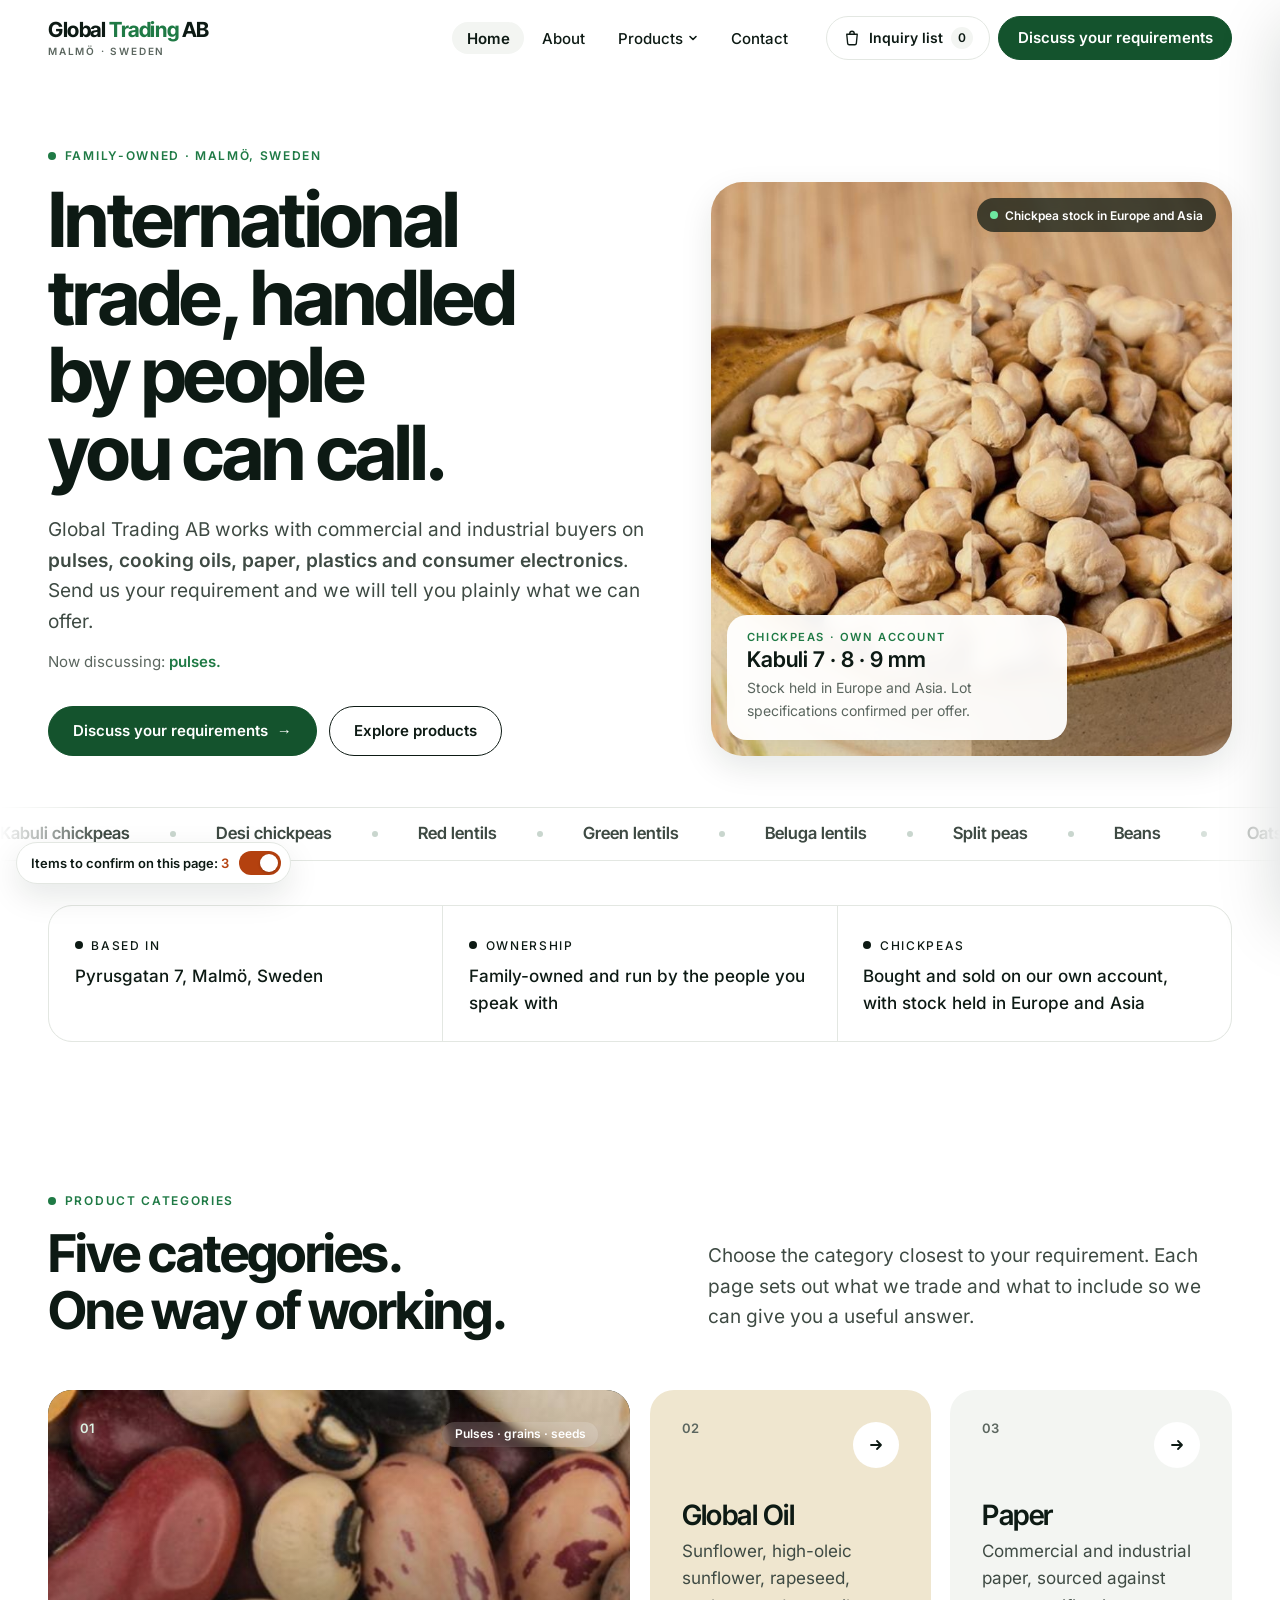
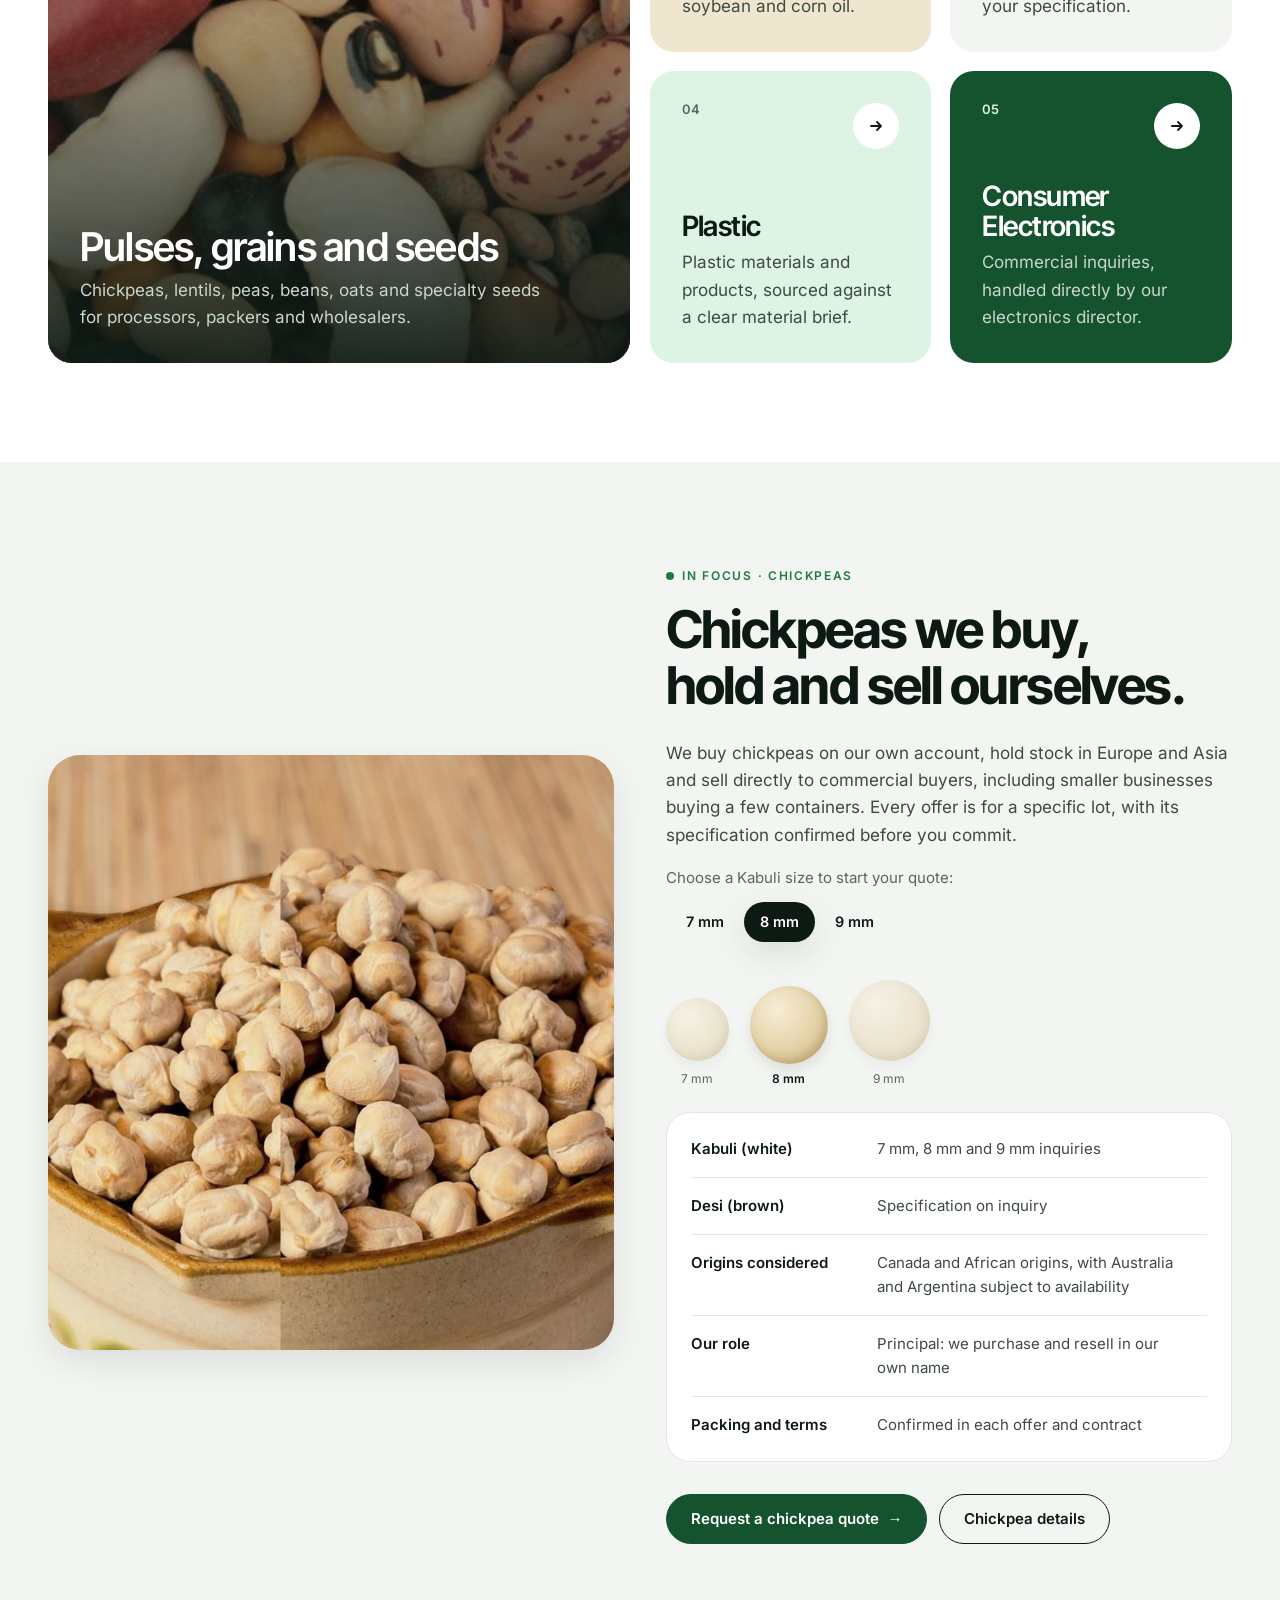
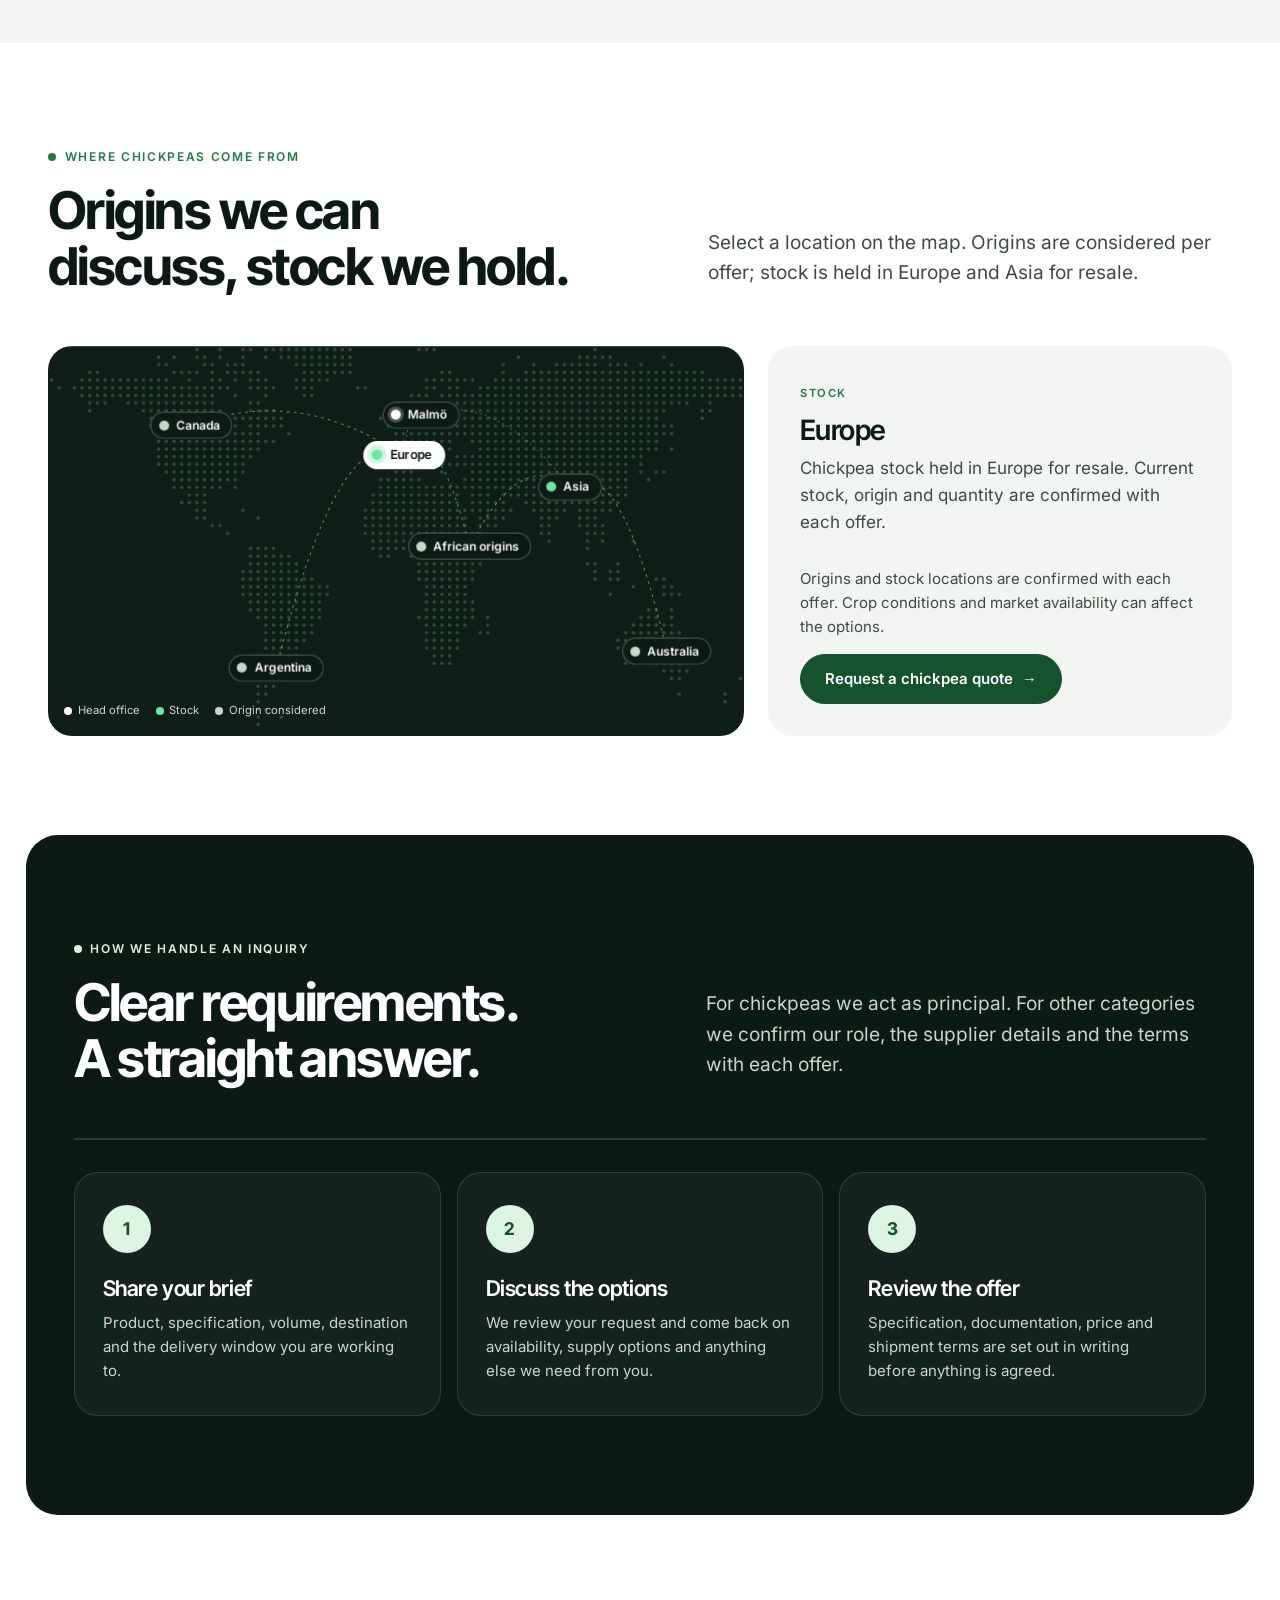
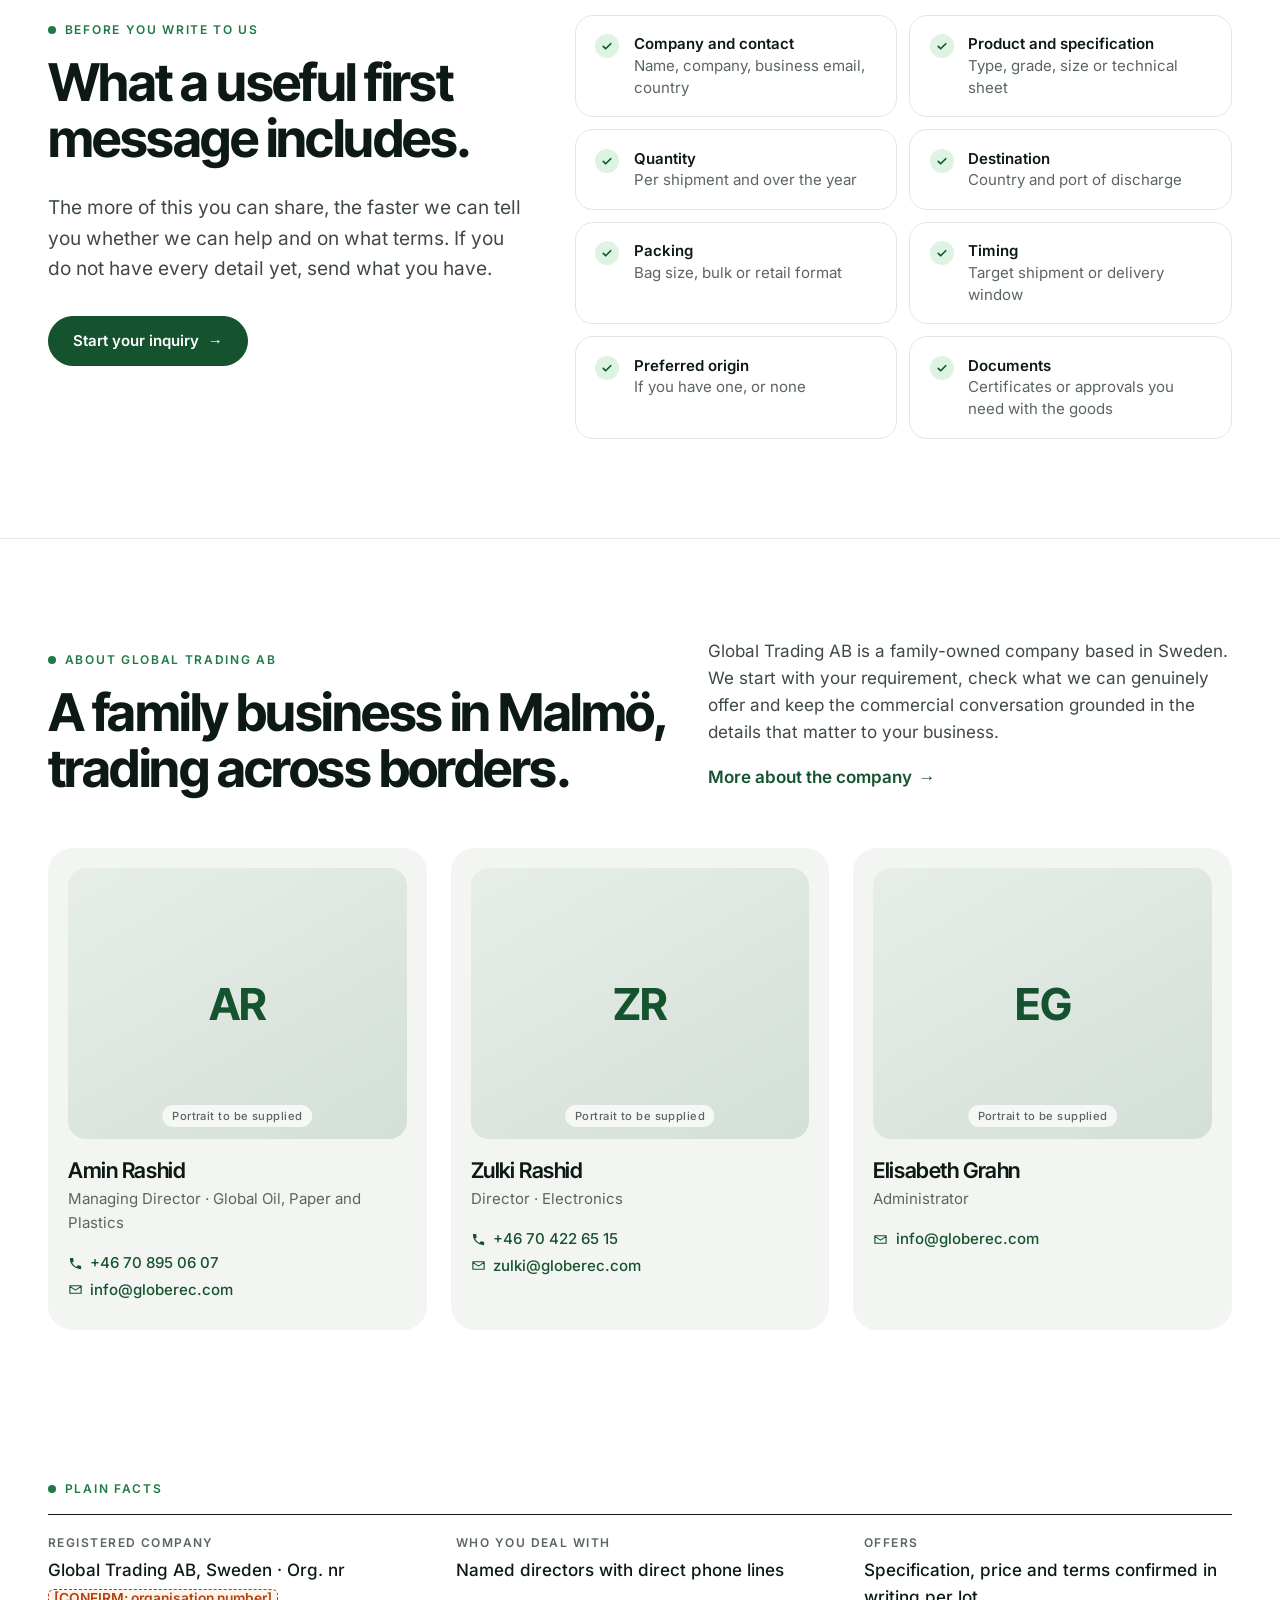
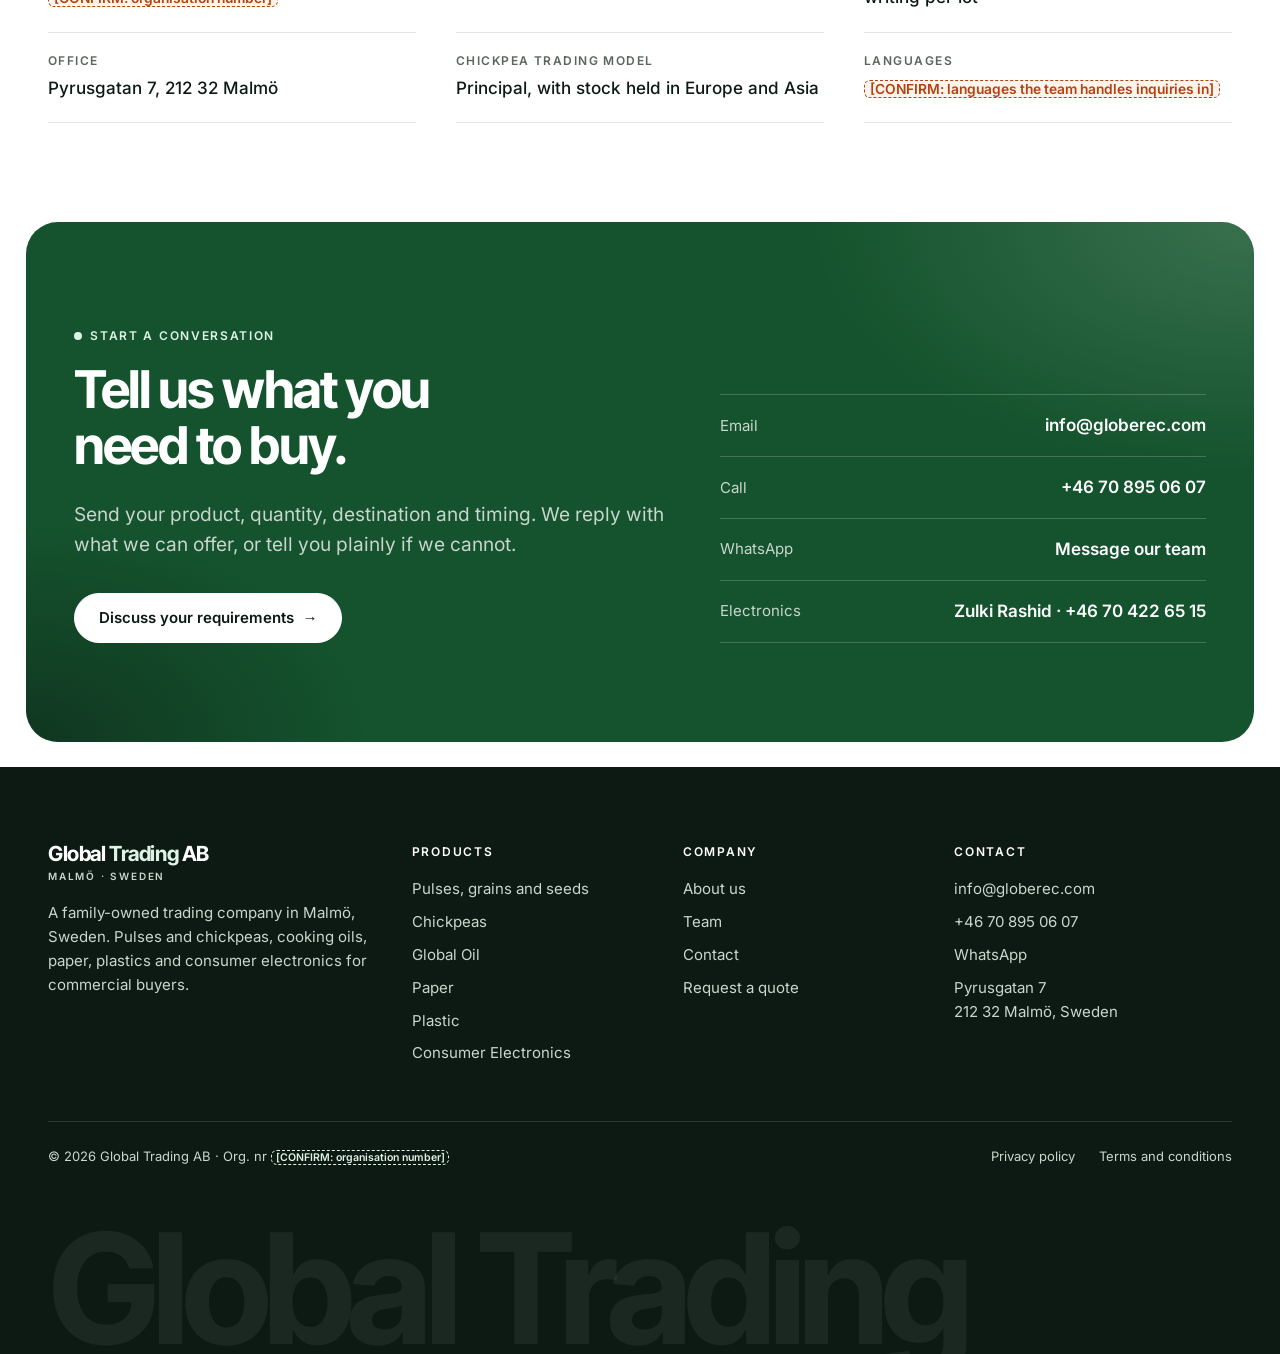
<file: index.html>
<!doctype html>
<html lang="en" class="no-js">
<head>
<meta charset="utf-8">
<meta name="viewport" content="width=device-width, initial-scale=1">
<title>Global Trading AB · International trade from Malmö, Sweden</title>
<meta name="description" content="Family-owned trading company in Malmö, Sweden. Pulses and chickpeas, cooking oils, paper, plastics and consumer electronics for commercial buyers.">
<meta name="robots" content="noindex, nofollow">
<meta name="theme-color" content="#0D1A14">
<link rel="preload" href="./assets/fonts/inter-latin-400-normal.woff2" as="font" type="font/woff2" crossorigin>
<link rel="preload" href="./assets/fonts/inter-tight-latin-700-normal.woff2" as="font" type="font/woff2" crossorigin>
<link rel="stylesheet" href="./assets/css/site.css">
<link rel="icon" href="data:image/svg+xml,%3Csvg xmlns='http://www.w3.org/2000/svg' viewBox='0 0 32 32'%3E%3Crect width='32' height='32' rx='8' fill='%2314532D'/%3E%3Ctext x='16' y='21.5' text-anchor='middle' font-family='Arial' font-weight='700' font-size='14' fill='white'%3EGT%3C/text%3E%3C/svg%3E">

</head>
<body data-root="./">
<a class="skip-link" href="#main">Skip to content</a><header class="site-header"><div class="wrap"><a class="logo" href="./index.html"><span class="logo__name">Global <b>Trading</b> AB</span><span class="logo__tag">Malmö · Sweden</span></a><nav class="nav" aria-label="Main"><ul><li><a href="./index.html" aria-current="page">Home</a></li><li><a href="./about-us/index.html">About</a></li><li class="nav__item"><button class="nav__toggle" type="button" aria-expanded="false" aria-controls="mega-products">Products <svg width="10" height="10" viewBox="0 0 10 10" aria-hidden="true"><path d="M2 3.5l3 3 3-3" fill="none" stroke="currentColor" stroke-width="1.6" stroke-linecap="round" stroke-linejoin="round"/></svg></button><div class="mega" id="mega-products"><a class="mega__feature" href="./chickpeas/index.html"><span class="k">In focus</span><div><strong>Chickpeas we buy, hold and sell ourselves.</strong><span style="font-size:.85rem">Kabuli 7, 8 and 9 mm · Desi · Stock in Europe and Asia</span></div></a><ul class="mega__list"><li><a href="./pulses/index.html"><strong>Pulses, grains and seeds</strong><span>Lentils, peas, beans, oats and seeds</span></a></li><li><a href="./chickpeas/index.html"><strong>Chickpeas</strong><span>Kabuli and desi, on our own account</span></a></li><li><a href="./global-oil/index.html"><strong>Global Oil</strong><span>Five cooking oils</span></a></li><li><a href="./paper/index.html"><strong>Paper</strong><span>Sourced to your specification</span></a></li><li><a href="./plastic/index.html"><strong>Plastic</strong><span>Material first, then format</span></a></li><li><a href="./consumer-electronics/index.html"><strong>Consumer Electronics</strong><span>Direct line to our director</span></a></li></ul><div class="mega__all"><span>Not sure which category fits?</span><a href="./our-products/index.html" class="link-arrow">All products <span class="arr" aria-hidden="true">→</span></a></div></div></li><li><a href="./contact-us/index.html">Contact</a></li></ul></nav><div class="header-actions"><button class="basket-btn" type="button" data-open="inquiry-drawer" aria-expanded="false" aria-controls="inquiry-drawer"><svg width="18" height="18" viewBox="0 0 24 24" aria-hidden="true"><path d="M5 7h14l-1.2 12.2a2 2 0 01-2 1.8H8.2a2 2 0 01-2-1.8z M9 7V6a3 3 0 016 0v1" fill="none" stroke="currentColor" stroke-width="1.8" stroke-linejoin="round"/></svg><span class="basket-btn__label">Inquiry list</span><span class="basket-btn__count">0</span><span class="sr-only"> items, inquiry list</span></button><a class="btn header-cta" href="./contact-us/index.html#inquiry">Discuss your requirements</a><button class="menu-btn" type="button" data-open="mobile-menu" aria-expanded="false" aria-controls="mobile-menu" aria-label="Open menu"><svg width="18" height="12" viewBox="0 0 18 12" aria-hidden="true"><path d="M1 1h16M1 6h16M1 11h16" stroke="currentColor" stroke-width="1.8" stroke-linecap="round"/></svg></button></div></div></header><div class="mobile-menu" id="mobile-menu" role="dialog" aria-modal="true" aria-label="Menu" aria-hidden="true"><div class="mobile-menu__top"><a class="logo" href="./index.html"><span class="logo__name">Global <b>Trading</b> AB</span><span class="logo__tag">Malmö · Sweden</span></a><button class="menu-btn" type="button" data-close aria-label="Close menu" data-autofocus><svg width="16" height="16" viewBox="0 0 16 16" aria-hidden="true"><path d="M3 3l10 10M13 3L3 13" stroke="currentColor" stroke-width="1.8" stroke-linecap="round"/></svg></button></div><nav aria-label="Mobile"><ul><li><a href="./index.html">Home</a></li><li><a href="./about-us/index.html">About</a></li><li><a href="./our-products/index.html">Products</a><ul><li><a href="./pulses/index.html">Pulses, grains and seeds</a></li><li><a href="./chickpeas/index.html">Chickpeas</a></li><li><a href="./global-oil/index.html">Global Oil</a></li><li><a href="./paper/index.html">Paper</a></li><li><a href="./plastic/index.html">Plastic</a></li><li><a href="./consumer-electronics/index.html">Consumer Electronics</a></li></ul></li><li><a href="./contact-us/index.html">Contact</a></li></ul></nav><a class="btn" href="./contact-us/index.html#inquiry">Discuss your requirements <span class="arr" aria-hidden="true">→</span></a><p class="mobile-menu__contact">info@globerec.com · +46 70 895 06 07<br>Pyrusgatan 7, 212 32 Malmö, Sweden</p></div>
<main id="main" tabindex="-1">
<section class="hero"><div class="wrap"><div class="hero__grid"><div class="reveal"><p class="eyebrow">Family-owned · Malmö, Sweden</p><h1>International trade, handled by people you can call.</h1><p class="lead measure">Global Trading AB works with commercial and industrial buyers on <strong>pulses, cooking oils, paper, plastics and consumer electronics</strong>. Send us your requirement and we will tell you plainly what we can offer.</p><p class="small muted" aria-hidden="true" style="margin-top:-.4rem">Now discussing: <strong class="hero__rotator" style="display:inline"><span class="rotator" aria-hidden="true"><span class="is-on">pulses.</span><span>cooking oils.</span><span>paper.</span><span>plastics.</span><span>electronics.</span></span></strong></p><div class="btns btns--stack "><a class="btn" href="./contact-us/index.html#inquiry">Discuss your requirements <span class="arr" aria-hidden="true">→</span></a><a class="btn btn--outline" href="#products">Explore products</a></div></div><div class="hero__media reveal"><img src="./assets/img/chickpeas-bowl.jpg" alt="Kabuli chickpeas in a ceramic bowl" style="object-position:center" loading="lazy" decoding="async"><span class="hero__live"><i></i>Chickpea stock in Europe and Asia</span><div class="hero__badge"><span class="k">Chickpeas · own account</span><strong>Kabuli 7 · 8 · 9 mm</strong><p>Stock held in Europe and Asia. Lot specifications confirmed per offer.</p></div></div></div></div></section><div class="marquee" aria-label="Products we trade"><div class="marquee__track"><span>Kabuli chickpeas</span><span>Desi chickpeas</span><span>Red lentils</span><span>Green lentils</span><span>Beluga lentils</span><span>Split peas</span><span>Beans</span><span>Oats</span><span>Mustard seed</span><span>Flax seed</span><span>Canary seed</span><span>Sunflower oil</span><span>Rapeseed oil</span><span>Paper</span><span>Plastic</span><span>Consumer electronics</span><span>Kabuli chickpeas</span><span>Desi chickpeas</span><span>Red lentils</span><span>Green lentils</span><span>Beluga lentils</span><span>Split peas</span><span>Beans</span><span>Oats</span><span>Mustard seed</span><span>Flax seed</span><span>Canary seed</span><span>Sunflower oil</span><span>Rapeseed oil</span><span>Paper</span><span>Plastic</span><span>Consumer electronics</span></div></div><section class="section section--tight-top section--tight-bottom"><div class="wrap"><div class="facts reveal-stagger"><div><p class="eyebrow">Based in</p><p>Pyrusgatan 7, Malmö, Sweden</p></div><div><p class="eyebrow">Ownership</p><p>Family-owned and run by the people you speak with</p></div><div><p class="eyebrow">Chickpeas</p><p>Bought and sold on our own account, with stock held in Europe and Asia</p></div></div></div></section><section class="section " id="products"><div class="wrap"><div class="section-head reveal"><div><p class="eyebrow">Product categories</p><h2 id="products-title">Five categories. One way of working.</h2></div><p class="lead mb-0">Choose the category closest to your requirement. Each page sets out what we trade and what to include so we can give you a useful answer.</p></div><div class="bento reveal-stagger"><a class="tile tile--feature" href="./pulses/index.html"><img class="tile__bg" src="./assets/img/mixed-beans.jpg" alt="" loading="lazy"><div class="tile__top"><span class="tile__num">01</span><span class="chip">Pulses · grains · seeds</span></div><div><h3>Pulses, grains and seeds</h3><p>Chickpeas, lentils, peas, beans, oats and specialty seeds for processors, packers and wholesalers.</p></div></a><a class="tile tile--sand" href="./global-oil/index.html"><div class="tile__top"><span class="tile__num">02</span><span class="tile__go" aria-hidden="true"><svg width="16" height="16" viewBox="0 0 16 16"><path d="M3 8h10M9 4l4 4-4 4" fill="none" stroke="currentColor" stroke-width="1.8" stroke-linecap="round" stroke-linejoin="round"/></svg></span></div><div><h3>Global Oil</h3><p>Sunflower, high-oleic sunflower, rapeseed, soybean and corn oil.</p></div></a><a class="tile " href="./paper/index.html"><div class="tile__top"><span class="tile__num">03</span><span class="tile__go" aria-hidden="true"><svg width="16" height="16" viewBox="0 0 16 16"><path d="M3 8h10M9 4l4 4-4 4" fill="none" stroke="currentColor" stroke-width="1.8" stroke-linecap="round" stroke-linejoin="round"/></svg></span></div><div><h3>Paper</h3><p>Commercial and industrial paper, sourced against your specification.</p></div></a><a class="tile tile--mint" href="./plastic/index.html"><div class="tile__top"><span class="tile__num">04</span><span class="tile__go" aria-hidden="true"><svg width="16" height="16" viewBox="0 0 16 16"><path d="M3 8h10M9 4l4 4-4 4" fill="none" stroke="currentColor" stroke-width="1.8" stroke-linecap="round" stroke-linejoin="round"/></svg></span></div><div><h3>Plastic</h3><p>Plastic materials and products, sourced against a clear material brief.</p></div></a><a class="tile tile--dark" href="./consumer-electronics/index.html"><div class="tile__top"><span class="tile__num">05</span><span class="tile__go" aria-hidden="true"><svg width="16" height="16" viewBox="0 0 16 16"><path d="M3 8h10M9 4l4 4-4 4" fill="none" stroke="currentColor" stroke-width="1.8" stroke-linecap="round" stroke-linejoin="round"/></svg></span></div><div><h3>Consumer Electronics</h3><p>Commercial inquiries, handled directly by our electronics director.</p></div></a></div></div></section><section class="section section--stone" id="chickpeas"><div class="wrap"><div class="split split--even split--center"><div class="reveal fill" style="border-radius:var(--radius-lg);overflow:hidden;aspect-ratio:4/4.2;box-shadow:var(--shadow)"><img src="./assets/img/chickpeas-bowl.jpg" alt="Kabuli chickpeas" style="object-position:60% 40%" loading="lazy" decoding="async"></div><div class="reveal"><p class="eyebrow">In focus · Chickpeas</p><h2>Chickpeas we buy, hold and sell ourselves.</h2><p class="ink2">We buy chickpeas on our own account, hold stock in Europe and Asia and sell directly to commercial buyers, including smaller businesses buying a few containers. Every offer is for a specific lot, with its specification confirmed before you commit.</p><p class="small muted mb-0">Choose a Kabuli size to start your quote:</p><div class="sizes" role="group" aria-label="Kabuli size" data-sizes="size-viz"><button type="button" aria-pressed="false">7 mm</button><button type="button" aria-pressed="true">8 mm</button><button type="button" aria-pressed="false">9 mm</button></div><div class="size-viz" id="size-viz" aria-hidden="true"><figure class=""><div class="pea" style="width:63px;height:63px"></div><figcaption>7 mm</figcaption></figure><figure class="is-on"><div class="pea" style="width:72px;height:72px"></div><figcaption>8 mm</figcaption></figure><figure class=""><div class="pea" style="width:81px;height:81px"></div><figcaption>9 mm</figcaption></figure></div><div class="table-wrap"><table class="table "><tbody><tr><th scope="row">Kabuli (white)</th><td>7 mm, 8 mm and 9 mm inquiries</td></tr><tr><th scope="row">Desi (brown)</th><td>Specification on inquiry</td></tr><tr><th scope="row">Origins considered</th><td>Canada and African origins, with Australia and Argentina subject to availability</td></tr><tr><th scope="row">Our role</th><td>Principal: we purchase and resell in our own name</td></tr><tr><th scope="row">Packing and terms</th><td>Confirmed in each offer and contract</td></tr></tbody></table></div><div class="btns btns--stack "><a class="btn" data-size-quote data-base="./contact-us/index.html?category=chickpeas" href="./contact-us/index.html?category=chickpeas&size=8%20mm#inquiry">Request a chickpea quote <span class="arr" aria-hidden="true">→</span></a><a class="btn btn--outline" href="./chickpeas/index.html">Chickpea details</a></div></div></div></div></section><section class="section "><div class="wrap"><div class="section-head reveal"><div><p class="eyebrow">Where chickpeas come from</p><h2>Origins we can discuss, stock we hold.</h2></div><p class="lead mb-0">Select a location on the map. Origins are considered per offer; stock is held in Europe and Asia for resale.</p></div><div class="map-card reveal"><div class="map" data-map="#home-origins-info" role="group" aria-label="Origins and stock locations. Select a location for details."><svg class="world" viewBox="0 0 1000 560" preserveAspectRatio="none" aria-hidden="true"><g fill="#2A4A3A"><circle cx="214" cy="5" r="2.6"/><circle cx="247" cy="5" r="2.6"/><circle cx="280" cy="5" r="2.6"/><circle cx="291" cy="5" r="2.6"/><circle cx="313" cy="5" r="2.6"/><circle cx="324" cy="5" r="2.6"/><circle cx="335" cy="5" r="2.6"/><circle cx="346" cy="5" r="2.6"/><circle cx="357" cy="5" r="2.6"/><circle cx="368" cy="5" r="2.6"/><circle cx="379" cy="5" r="2.6"/><circle cx="390" cy="5" r="2.6"/><circle cx="401" cy="5" r="2.6"/><circle cx="412" cy="5" r="2.6"/><circle cx="423" cy="5" r="2.6"/><circle cx="434" cy="5" r="2.6"/><circle cx="533" cy="5" r="2.6"/><circle cx="544" cy="5" r="2.6"/><circle cx="555" cy="5" r="2.6"/><circle cx="786" cy="5" r="2.6"/><circle cx="159" cy="16" r="2.6"/><circle cx="181" cy="16" r="2.6"/><circle cx="214" cy="16" r="2.6"/><circle cx="225" cy="16" r="2.6"/><circle cx="247" cy="16" r="2.6"/><circle cx="280" cy="16" r="2.6"/><circle cx="313" cy="16" r="2.6"/><circle cx="335" cy="16" r="2.6"/><circle cx="346" cy="16" r="2.6"/><circle cx="357" cy="16" r="2.6"/><circle cx="368" cy="16" r="2.6"/><circle cx="379" cy="16" r="2.6"/><circle cx="390" cy="16" r="2.6"/><circle cx="401" cy="16" r="2.6"/><circle cx="412" cy="16" r="2.6"/><circle cx="423" cy="16" r="2.6"/><circle cx="434" cy="16" r="2.6"/><circle cx="676" cy="16" r="2.6"/><circle cx="764" cy="16" r="2.6"/><circle cx="775" cy="16" r="2.6"/><circle cx="786" cy="16" r="2.6"/><circle cx="797" cy="16" r="2.6"/><circle cx="808" cy="16" r="2.6"/><circle cx="885" cy="16" r="2.6"/><circle cx="159" cy="27" r="2.6"/><circle cx="170" cy="27" r="2.6"/><circle cx="225" cy="27" r="2.6"/><circle cx="236" cy="27" r="2.6"/><circle cx="258" cy="27" r="2.6"/><circle cx="269" cy="27" r="2.6"/><circle cx="280" cy="27" r="2.6"/><circle cx="357" cy="27" r="2.6"/><circle cx="368" cy="27" r="2.6"/><circle cx="379" cy="27" r="2.6"/><circle cx="390" cy="27" r="2.6"/><circle cx="401" cy="27" r="2.6"/><circle cx="412" cy="27" r="2.6"/><circle cx="423" cy="27" r="2.6"/><circle cx="434" cy="27" r="2.6"/><circle cx="654" cy="27" r="2.6"/><circle cx="698" cy="27" r="2.6"/><circle cx="731" cy="27" r="2.6"/><circle cx="742" cy="27" r="2.6"/><circle cx="753" cy="27" r="2.6"/><circle cx="764" cy="27" r="2.6"/><circle cx="775" cy="27" r="2.6"/><circle cx="786" cy="27" r="2.6"/><circle cx="808" cy="27" r="2.6"/><circle cx="819" cy="27" r="2.6"/><circle cx="830" cy="27" r="2.6"/><circle cx="852" cy="27" r="2.6"/><circle cx="896" cy="27" r="2.6"/><circle cx="60" cy="38" r="2.6"/><circle cx="71" cy="38" r="2.6"/><circle cx="181" cy="38" r="2.6"/><circle cx="192" cy="38" r="2.6"/><circle cx="203" cy="38" r="2.6"/><circle cx="214" cy="38" r="2.6"/><circle cx="236" cy="38" r="2.6"/><circle cx="258" cy="38" r="2.6"/><circle cx="269" cy="38" r="2.6"/><circle cx="280" cy="38" r="2.6"/><circle cx="291" cy="38" r="2.6"/><circle cx="302" cy="38" r="2.6"/><circle cx="368" cy="38" r="2.6"/><circle cx="379" cy="38" r="2.6"/><circle cx="390" cy="38" r="2.6"/><circle cx="401" cy="38" r="2.6"/><circle cx="412" cy="38" r="2.6"/><circle cx="423" cy="38" r="2.6"/><circle cx="434" cy="38" r="2.6"/><circle cx="566" cy="38" r="2.6"/><circle cx="577" cy="38" r="2.6"/><circle cx="654" cy="38" r="2.6"/><circle cx="687" cy="38" r="2.6"/><circle cx="698" cy="38" r="2.6"/><circle cx="709" cy="38" r="2.6"/><circle cx="720" cy="38" r="2.6"/><circle cx="731" cy="38" r="2.6"/><circle cx="742" cy="38" r="2.6"/><circle cx="753" cy="38" r="2.6"/><circle cx="764" cy="38" r="2.6"/><circle cx="775" cy="38" r="2.6"/><circle cx="786" cy="38" r="2.6"/><circle cx="797" cy="38" r="2.6"/><circle cx="808" cy="38" r="2.6"/><circle cx="819" cy="38" r="2.6"/><circle cx="830" cy="38" r="2.6"/><circle cx="841" cy="38" r="2.6"/><circle cx="852" cy="38" r="2.6"/><circle cx="863" cy="38" r="2.6"/><circle cx="874" cy="38" r="2.6"/><circle cx="885" cy="38" r="2.6"/><circle cx="896" cy="38" r="2.6"/><circle cx="907" cy="38" r="2.6"/><circle cx="918" cy="38" r="2.6"/><circle cx="929" cy="38" r="2.6"/><circle cx="940" cy="38" r="2.6"/><circle cx="5" cy="49" r="2.6"/><circle cx="49" cy="49" r="2.6"/><circle cx="60" cy="49" r="2.6"/><circle cx="71" cy="49" r="2.6"/><circle cx="82" cy="49" r="2.6"/><circle cx="93" cy="49" r="2.6"/><circle cx="104" cy="49" r="2.6"/><circle cx="115" cy="49" r="2.6"/><circle cx="126" cy="49" r="2.6"/><circle cx="137" cy="49" r="2.6"/><circle cx="148" cy="49" r="2.6"/><circle cx="159" cy="49" r="2.6"/><circle cx="170" cy="49" r="2.6"/><circle cx="203" cy="49" r="2.6"/><circle cx="236" cy="49" r="2.6"/><circle cx="247" cy="49" r="2.6"/><circle cx="269" cy="49" r="2.6"/><circle cx="291" cy="49" r="2.6"/><circle cx="302" cy="49" r="2.6"/><circle cx="313" cy="49" r="2.6"/><circle cx="357" cy="49" r="2.6"/><circle cx="368" cy="49" r="2.6"/><circle cx="379" cy="49" r="2.6"/><circle cx="390" cy="49" r="2.6"/><circle cx="401" cy="49" r="2.6"/><circle cx="544" cy="49" r="2.6"/><circle cx="555" cy="49" r="2.6"/><circle cx="566" cy="49" r="2.6"/><circle cx="577" cy="49" r="2.6"/><circle cx="588" cy="49" r="2.6"/><circle cx="599" cy="49" r="2.6"/><circle cx="610" cy="49" r="2.6"/><circle cx="643" cy="49" r="2.6"/><circle cx="654" cy="49" r="2.6"/><circle cx="665" cy="49" r="2.6"/><circle cx="676" cy="49" r="2.6"/><circle cx="687" cy="49" r="2.6"/><circle cx="698" cy="49" r="2.6"/><circle cx="709" cy="49" r="2.6"/><circle cx="720" cy="49" r="2.6"/><circle cx="731" cy="49" r="2.6"/><circle cx="742" cy="49" r="2.6"/><circle cx="753" cy="49" r="2.6"/><circle cx="764" cy="49" r="2.6"/><circle cx="775" cy="49" r="2.6"/><circle cx="786" cy="49" r="2.6"/><circle cx="797" cy="49" r="2.6"/><circle cx="808" cy="49" r="2.6"/><circle cx="819" cy="49" r="2.6"/><circle cx="830" cy="49" r="2.6"/><circle cx="841" cy="49" r="2.6"/><circle cx="852" cy="49" r="2.6"/><circle cx="863" cy="49" r="2.6"/><circle cx="874" cy="49" r="2.6"/><circle cx="885" cy="49" r="2.6"/><circle cx="896" cy="49" r="2.6"/><circle cx="907" cy="49" r="2.6"/><circle cx="918" cy="49" r="2.6"/><circle cx="929" cy="49" r="2.6"/><circle cx="940" cy="49" r="2.6"/><circle cx="951" cy="49" r="2.6"/><circle cx="962" cy="49" r="2.6"/><circle cx="973" cy="49" r="2.6"/><circle cx="984" cy="49" r="2.6"/><circle cx="995" cy="49" r="2.6"/><circle cx="16" cy="60" r="2.6"/><circle cx="38" cy="60" r="2.6"/><circle cx="49" cy="60" r="2.6"/><circle cx="60" cy="60" r="2.6"/><circle cx="71" cy="60" r="2.6"/><circle cx="82" cy="60" r="2.6"/><circle cx="93" cy="60" r="2.6"/><circle cx="104" cy="60" r="2.6"/><circle cx="115" cy="60" r="2.6"/><circle cx="126" cy="60" r="2.6"/><circle cx="137" cy="60" r="2.6"/><circle cx="148" cy="60" r="2.6"/><circle cx="159" cy="60" r="2.6"/><circle cx="170" cy="60" r="2.6"/><circle cx="181" cy="60" r="2.6"/><circle cx="192" cy="60" r="2.6"/><circle cx="203" cy="60" r="2.6"/><circle cx="214" cy="60" r="2.6"/><circle cx="225" cy="60" r="2.6"/><circle cx="236" cy="60" r="2.6"/><circle cx="247" cy="60" r="2.6"/><circle cx="258" cy="60" r="2.6"/><circle cx="291" cy="60" r="2.6"/><circle cx="302" cy="60" r="2.6"/><circle cx="313" cy="60" r="2.6"/><circle cx="324" cy="60" r="2.6"/><circle cx="357" cy="60" r="2.6"/><circle cx="368" cy="60" r="2.6"/><circle cx="379" cy="60" r="2.6"/><circle cx="445" cy="60" r="2.6"/><circle cx="456" cy="60" r="2.6"/><circle cx="544" cy="60" r="2.6"/><circle cx="555" cy="60" r="2.6"/><circle cx="577" cy="60" r="2.6"/><circle cx="588" cy="60" r="2.6"/><circle cx="621" cy="60" r="2.6"/><circle cx="632" cy="60" r="2.6"/><circle cx="643" cy="60" r="2.6"/><circle cx="654" cy="60" r="2.6"/><circle cx="665" cy="60" r="2.6"/><circle cx="676" cy="60" r="2.6"/><circle cx="687" cy="60" r="2.6"/><circle cx="698" cy="60" r="2.6"/><circle cx="709" cy="60" r="2.6"/><circle cx="720" cy="60" r="2.6"/><circle cx="731" cy="60" r="2.6"/><circle cx="742" cy="60" r="2.6"/><circle cx="753" cy="60" r="2.6"/><circle cx="764" cy="60" r="2.6"/><circle cx="775" cy="60" r="2.6"/><circle cx="786" cy="60" r="2.6"/><circle cx="797" cy="60" r="2.6"/><circle cx="808" cy="60" r="2.6"/><circle cx="819" cy="60" r="2.6"/><circle cx="830" cy="60" r="2.6"/><circle cx="841" cy="60" r="2.6"/><circle cx="852" cy="60" r="2.6"/><circle cx="863" cy="60" r="2.6"/><circle cx="874" cy="60" r="2.6"/><circle cx="885" cy="60" r="2.6"/><circle cx="896" cy="60" r="2.6"/><circle cx="907" cy="60" r="2.6"/><circle cx="918" cy="60" r="2.6"/><circle cx="929" cy="60" r="2.6"/><circle cx="940" cy="60" r="2.6"/><circle cx="951" cy="60" r="2.6"/><circle cx="962" cy="60" r="2.6"/><circle cx="973" cy="60" r="2.6"/><circle cx="984" cy="60" r="2.6"/><circle cx="995" cy="60" r="2.6"/><circle cx="49" cy="71" r="2.6"/><circle cx="60" cy="71" r="2.6"/><circle cx="71" cy="71" r="2.6"/><circle cx="82" cy="71" r="2.6"/><circle cx="93" cy="71" r="2.6"/><circle cx="104" cy="71" r="2.6"/><circle cx="115" cy="71" r="2.6"/><circle cx="126" cy="71" r="2.6"/><circle cx="137" cy="71" r="2.6"/><circle cx="148" cy="71" r="2.6"/><circle cx="159" cy="71" r="2.6"/><circle cx="170" cy="71" r="2.6"/><circle cx="181" cy="71" r="2.6"/><circle cx="192" cy="71" r="2.6"/><circle cx="203" cy="71" r="2.6"/><circle cx="214" cy="71" r="2.6"/><circle cx="225" cy="71" r="2.6"/><circle cx="236" cy="71" r="2.6"/><circle cx="269" cy="71" r="2.6"/><circle cx="313" cy="71" r="2.6"/><circle cx="368" cy="71" r="2.6"/><circle cx="379" cy="71" r="2.6"/><circle cx="522" cy="71" r="2.6"/><circle cx="533" cy="71" r="2.6"/><circle cx="544" cy="71" r="2.6"/><circle cx="566" cy="71" r="2.6"/><circle cx="577" cy="71" r="2.6"/><circle cx="588" cy="71" r="2.6"/><circle cx="599" cy="71" r="2.6"/><circle cx="610" cy="71" r="2.6"/><circle cx="621" cy="71" r="2.6"/><circle cx="632" cy="71" r="2.6"/><circle cx="643" cy="71" r="2.6"/><circle cx="654" cy="71" r="2.6"/><circle cx="665" cy="71" r="2.6"/><circle cx="676" cy="71" r="2.6"/><circle cx="687" cy="71" r="2.6"/><circle cx="698" cy="71" r="2.6"/><circle cx="709" cy="71" r="2.6"/><circle cx="720" cy="71" r="2.6"/><circle cx="731" cy="71" r="2.6"/><circle cx="742" cy="71" r="2.6"/><circle cx="753" cy="71" r="2.6"/><circle cx="764" cy="71" r="2.6"/><circle cx="775" cy="71" r="2.6"/><circle cx="786" cy="71" r="2.6"/><circle cx="797" cy="71" r="2.6"/><circle cx="808" cy="71" r="2.6"/><circle cx="819" cy="71" r="2.6"/><circle cx="830" cy="71" r="2.6"/><circle cx="841" cy="71" r="2.6"/><circle cx="852" cy="71" r="2.6"/><circle cx="863" cy="71" r="2.6"/><circle cx="874" cy="71" r="2.6"/><circle cx="885" cy="71" r="2.6"/><circle cx="896" cy="71" r="2.6"/><circle cx="907" cy="71" r="2.6"/><circle cx="918" cy="71" r="2.6"/><circle cx="929" cy="71" r="2.6"/><circle cx="940" cy="71" r="2.6"/><circle cx="951" cy="71" r="2.6"/><circle cx="962" cy="71" r="2.6"/><circle cx="973" cy="71" r="2.6"/><circle cx="984" cy="71" r="2.6"/><circle cx="995" cy="71" r="2.6"/><circle cx="60" cy="82" r="2.6"/><circle cx="71" cy="82" r="2.6"/><circle cx="82" cy="82" r="2.6"/><circle cx="115" cy="82" r="2.6"/><circle cx="126" cy="82" r="2.6"/><circle cx="137" cy="82" r="2.6"/><circle cx="148" cy="82" r="2.6"/><circle cx="159" cy="82" r="2.6"/><circle cx="170" cy="82" r="2.6"/><circle cx="181" cy="82" r="2.6"/><circle cx="192" cy="82" r="2.6"/><circle cx="203" cy="82" r="2.6"/><circle cx="214" cy="82" r="2.6"/><circle cx="225" cy="82" r="2.6"/><circle cx="236" cy="82" r="2.6"/><circle cx="291" cy="82" r="2.6"/><circle cx="302" cy="82" r="2.6"/><circle cx="522" cy="82" r="2.6"/><circle cx="533" cy="82" r="2.6"/><circle cx="544" cy="82" r="2.6"/><circle cx="588" cy="82" r="2.6"/><circle cx="599" cy="82" r="2.6"/><circle cx="610" cy="82" r="2.6"/><circle cx="621" cy="82" r="2.6"/><circle cx="632" cy="82" r="2.6"/><circle cx="643" cy="82" r="2.6"/><circle cx="654" cy="82" r="2.6"/><circle cx="665" cy="82" r="2.6"/><circle cx="676" cy="82" r="2.6"/><circle cx="687" cy="82" r="2.6"/><circle cx="698" cy="82" r="2.6"/><circle cx="709" cy="82" r="2.6"/><circle cx="720" cy="82" r="2.6"/><circle cx="731" cy="82" r="2.6"/><circle cx="742" cy="82" r="2.6"/><circle cx="753" cy="82" r="2.6"/><circle cx="764" cy="82" r="2.6"/><circle cx="775" cy="82" r="2.6"/><circle cx="786" cy="82" r="2.6"/><circle cx="797" cy="82" r="2.6"/><circle cx="808" cy="82" r="2.6"/><circle cx="819" cy="82" r="2.6"/><circle cx="830" cy="82" r="2.6"/><circle cx="841" cy="82" r="2.6"/><circle cx="852" cy="82" r="2.6"/><circle cx="863" cy="82" r="2.6"/><circle cx="874" cy="82" r="2.6"/><circle cx="885" cy="82" r="2.6"/><circle cx="896" cy="82" r="2.6"/><circle cx="907" cy="82" r="2.6"/><circle cx="918" cy="82" r="2.6"/><circle cx="951" cy="82" r="2.6"/><circle cx="60" cy="93" r="2.6"/><circle cx="137" cy="93" r="2.6"/><circle cx="148" cy="93" r="2.6"/><circle cx="159" cy="93" r="2.6"/><circle cx="170" cy="93" r="2.6"/><circle cx="181" cy="93" r="2.6"/><circle cx="192" cy="93" r="2.6"/><circle cx="203" cy="93" r="2.6"/><circle cx="214" cy="93" r="2.6"/><circle cx="225" cy="93" r="2.6"/><circle cx="236" cy="93" r="2.6"/><circle cx="247" cy="93" r="2.6"/><circle cx="291" cy="93" r="2.6"/><circle cx="302" cy="93" r="2.6"/><circle cx="313" cy="93" r="2.6"/><circle cx="324" cy="93" r="2.6"/><circle cx="489" cy="93" r="2.6"/><circle cx="544" cy="93" r="2.6"/><circle cx="577" cy="93" r="2.6"/><circle cx="588" cy="93" r="2.6"/><circle cx="599" cy="93" r="2.6"/><circle cx="610" cy="93" r="2.6"/><circle cx="621" cy="93" r="2.6"/><circle cx="632" cy="93" r="2.6"/><circle cx="643" cy="93" r="2.6"/><circle cx="654" cy="93" r="2.6"/><circle cx="665" cy="93" r="2.6"/><circle cx="676" cy="93" r="2.6"/><circle cx="687" cy="93" r="2.6"/><circle cx="698" cy="93" r="2.6"/><circle cx="709" cy="93" r="2.6"/><circle cx="720" cy="93" r="2.6"/><circle cx="731" cy="93" r="2.6"/><circle cx="742" cy="93" r="2.6"/><circle cx="753" cy="93" r="2.6"/><circle cx="764" cy="93" r="2.6"/><circle cx="775" cy="93" r="2.6"/><circle cx="786" cy="93" r="2.6"/><circle cx="797" cy="93" r="2.6"/><circle cx="808" cy="93" r="2.6"/><circle cx="819" cy="93" r="2.6"/><circle cx="830" cy="93" r="2.6"/><circle cx="841" cy="93" r="2.6"/><circle cx="852" cy="93" r="2.6"/><circle cx="863" cy="93" r="2.6"/><circle cx="874" cy="93" r="2.6"/><circle cx="885" cy="93" r="2.6"/><circle cx="940" cy="93" r="2.6"/><circle cx="951" cy="93" r="2.6"/><circle cx="148" cy="104" r="2.6"/><circle cx="159" cy="104" r="2.6"/><circle cx="170" cy="104" r="2.6"/><circle cx="181" cy="104" r="2.6"/><circle cx="192" cy="104" r="2.6"/><circle cx="203" cy="104" r="2.6"/><circle cx="214" cy="104" r="2.6"/><circle cx="225" cy="104" r="2.6"/><circle cx="236" cy="104" r="2.6"/><circle cx="247" cy="104" r="2.6"/><circle cx="258" cy="104" r="2.6"/><circle cx="269" cy="104" r="2.6"/><circle cx="280" cy="104" r="2.6"/><circle cx="291" cy="104" r="2.6"/><circle cx="302" cy="104" r="2.6"/><circle cx="313" cy="104" r="2.6"/><circle cx="324" cy="104" r="2.6"/><circle cx="335" cy="104" r="2.6"/><circle cx="478" cy="104" r="2.6"/><circle cx="555" cy="104" r="2.6"/><circle cx="566" cy="104" r="2.6"/><circle cx="577" cy="104" r="2.6"/><circle cx="588" cy="104" r="2.6"/><circle cx="599" cy="104" r="2.6"/><circle cx="610" cy="104" r="2.6"/><circle cx="621" cy="104" r="2.6"/><circle cx="632" cy="104" r="2.6"/><circle cx="643" cy="104" r="2.6"/><circle cx="654" cy="104" r="2.6"/><circle cx="665" cy="104" r="2.6"/><circle cx="676" cy="104" r="2.6"/><circle cx="687" cy="104" r="2.6"/><circle cx="698" cy="104" r="2.6"/><circle cx="709" cy="104" r="2.6"/><circle cx="720" cy="104" r="2.6"/><circle cx="731" cy="104" r="2.6"/><circle cx="742" cy="104" r="2.6"/><circle cx="753" cy="104" r="2.6"/><circle cx="764" cy="104" r="2.6"/><circle cx="775" cy="104" r="2.6"/><circle cx="786" cy="104" r="2.6"/><circle cx="797" cy="104" r="2.6"/><circle cx="808" cy="104" r="2.6"/><circle cx="819" cy="104" r="2.6"/><circle cx="830" cy="104" r="2.6"/><circle cx="841" cy="104" r="2.6"/><circle cx="852" cy="104" r="2.6"/><circle cx="863" cy="104" r="2.6"/><circle cx="874" cy="104" r="2.6"/><circle cx="940" cy="104" r="2.6"/><circle cx="148" cy="115" r="2.6"/><circle cx="159" cy="115" r="2.6"/><circle cx="170" cy="115" r="2.6"/><circle cx="181" cy="115" r="2.6"/><circle cx="192" cy="115" r="2.6"/><circle cx="203" cy="115" r="2.6"/><circle cx="214" cy="115" r="2.6"/><circle cx="225" cy="115" r="2.6"/><circle cx="236" cy="115" r="2.6"/><circle cx="247" cy="115" r="2.6"/><circle cx="258" cy="115" r="2.6"/><circle cx="269" cy="115" r="2.6"/><circle cx="291" cy="115" r="2.6"/><circle cx="302" cy="115" r="2.6"/><circle cx="313" cy="115" r="2.6"/><circle cx="324" cy="115" r="2.6"/><circle cx="335" cy="115" r="2.6"/><circle cx="489" cy="115" r="2.6"/><circle cx="500" cy="115" r="2.6"/><circle cx="511" cy="115" r="2.6"/><circle cx="522" cy="115" r="2.6"/><circle cx="533" cy="115" r="2.6"/><circle cx="544" cy="115" r="2.6"/><circle cx="555" cy="115" r="2.6"/><circle cx="566" cy="115" r="2.6"/><circle cx="577" cy="115" r="2.6"/><circle cx="588" cy="115" r="2.6"/><circle cx="599" cy="115" r="2.6"/><circle cx="610" cy="115" r="2.6"/><circle cx="621" cy="115" r="2.6"/><circle cx="632" cy="115" r="2.6"/><circle cx="643" cy="115" r="2.6"/><circle cx="654" cy="115" r="2.6"/><circle cx="665" cy="115" r="2.6"/><circle cx="676" cy="115" r="2.6"/><circle cx="687" cy="115" r="2.6"/><circle cx="698" cy="115" r="2.6"/><circle cx="709" cy="115" r="2.6"/><circle cx="720" cy="115" r="2.6"/><circle cx="731" cy="115" r="2.6"/><circle cx="742" cy="115" r="2.6"/><circle cx="753" cy="115" r="2.6"/><circle cx="764" cy="115" r="2.6"/><circle cx="775" cy="115" r="2.6"/><circle cx="786" cy="115" r="2.6"/><circle cx="797" cy="115" r="2.6"/><circle cx="808" cy="115" r="2.6"/><circle cx="819" cy="115" r="2.6"/><circle cx="830" cy="115" r="2.6"/><circle cx="841" cy="115" r="2.6"/><circle cx="852" cy="115" r="2.6"/><circle cx="863" cy="115" r="2.6"/><circle cx="874" cy="115" r="2.6"/><circle cx="885" cy="115" r="2.6"/><circle cx="896" cy="115" r="2.6"/><circle cx="159" cy="126" r="2.6"/><circle cx="170" cy="126" r="2.6"/><circle cx="181" cy="126" r="2.6"/><circle cx="192" cy="126" r="2.6"/><circle cx="203" cy="126" r="2.6"/><circle cx="214" cy="126" r="2.6"/><circle cx="225" cy="126" r="2.6"/><circle cx="236" cy="126" r="2.6"/><circle cx="247" cy="126" r="2.6"/><circle cx="258" cy="126" r="2.6"/><circle cx="269" cy="126" r="2.6"/><circle cx="280" cy="126" r="2.6"/><circle cx="291" cy="126" r="2.6"/><circle cx="302" cy="126" r="2.6"/><circle cx="346" cy="126" r="2.6"/><circle cx="500" cy="126" r="2.6"/><circle cx="511" cy="126" r="2.6"/><circle cx="522" cy="126" r="2.6"/><circle cx="533" cy="126" r="2.6"/><circle cx="544" cy="126" r="2.6"/><circle cx="555" cy="126" r="2.6"/><circle cx="566" cy="126" r="2.6"/><circle cx="577" cy="126" r="2.6"/><circle cx="588" cy="126" r="2.6"/><circle cx="599" cy="126" r="2.6"/><circle cx="610" cy="126" r="2.6"/><circle cx="621" cy="126" r="2.6"/><circle cx="632" cy="126" r="2.6"/><circle cx="643" cy="126" r="2.6"/><circle cx="654" cy="126" r="2.6"/><circle cx="665" cy="126" r="2.6"/><circle cx="676" cy="126" r="2.6"/><circle cx="687" cy="126" r="2.6"/><circle cx="698" cy="126" r="2.6"/><circle cx="709" cy="126" r="2.6"/><circle cx="720" cy="126" r="2.6"/><circle cx="731" cy="126" r="2.6"/><circle cx="742" cy="126" r="2.6"/><circle cx="753" cy="126" r="2.6"/><circle cx="764" cy="126" r="2.6"/><circle cx="775" cy="126" r="2.6"/><circle cx="786" cy="126" r="2.6"/><circle cx="797" cy="126" r="2.6"/><circle cx="808" cy="126" r="2.6"/><circle cx="819" cy="126" r="2.6"/><circle cx="830" cy="126" r="2.6"/><circle cx="841" cy="126" r="2.6"/><circle cx="852" cy="126" r="2.6"/><circle cx="863" cy="126" r="2.6"/><circle cx="874" cy="126" r="2.6"/><circle cx="885" cy="126" r="2.6"/><circle cx="896" cy="126" r="2.6"/><circle cx="159" cy="137" r="2.6"/><circle cx="170" cy="137" r="2.6"/><circle cx="181" cy="137" r="2.6"/><circle cx="192" cy="137" r="2.6"/><circle cx="203" cy="137" r="2.6"/><circle cx="214" cy="137" r="2.6"/><circle cx="225" cy="137" r="2.6"/><circle cx="236" cy="137" r="2.6"/><circle cx="247" cy="137" r="2.6"/><circle cx="258" cy="137" r="2.6"/><circle cx="269" cy="137" r="2.6"/><circle cx="280" cy="137" r="2.6"/><circle cx="291" cy="137" r="2.6"/><circle cx="302" cy="137" r="2.6"/><circle cx="313" cy="137" r="2.6"/><circle cx="324" cy="137" r="2.6"/><circle cx="500" cy="137" r="2.6"/><circle cx="511" cy="137" r="2.6"/><circle cx="522" cy="137" r="2.6"/><circle cx="533" cy="137" r="2.6"/><circle cx="544" cy="137" r="2.6"/><circle cx="555" cy="137" r="2.6"/><circle cx="566" cy="137" r="2.6"/><circle cx="577" cy="137" r="2.6"/><circle cx="610" cy="137" r="2.6"/><circle cx="621" cy="137" r="2.6"/><circle cx="632" cy="137" r="2.6"/><circle cx="643" cy="137" r="2.6"/><circle cx="654" cy="137" r="2.6"/><circle cx="665" cy="137" r="2.6"/><circle cx="676" cy="137" r="2.6"/><circle cx="687" cy="137" r="2.6"/><circle cx="698" cy="137" r="2.6"/><circle cx="709" cy="137" r="2.6"/><circle cx="720" cy="137" r="2.6"/><circle cx="731" cy="137" r="2.6"/><circle cx="742" cy="137" r="2.6"/><circle cx="753" cy="137" r="2.6"/><circle cx="764" cy="137" r="2.6"/><circle cx="775" cy="137" r="2.6"/><circle cx="786" cy="137" r="2.6"/><circle cx="797" cy="137" r="2.6"/><circle cx="808" cy="137" r="2.6"/><circle cx="819" cy="137" r="2.6"/><circle cx="830" cy="137" r="2.6"/><circle cx="841" cy="137" r="2.6"/><circle cx="852" cy="137" r="2.6"/><circle cx="863" cy="137" r="2.6"/><circle cx="874" cy="137" r="2.6"/><circle cx="159" cy="148" r="2.6"/><circle cx="170" cy="148" r="2.6"/><circle cx="181" cy="148" r="2.6"/><circle cx="192" cy="148" r="2.6"/><circle cx="203" cy="148" r="2.6"/><circle cx="214" cy="148" r="2.6"/><circle cx="225" cy="148" r="2.6"/><circle cx="236" cy="148" r="2.6"/><circle cx="247" cy="148" r="2.6"/><circle cx="258" cy="148" r="2.6"/><circle cx="269" cy="148" r="2.6"/><circle cx="280" cy="148" r="2.6"/><circle cx="291" cy="148" r="2.6"/><circle cx="302" cy="148" r="2.6"/><circle cx="478" cy="148" r="2.6"/><circle cx="500" cy="148" r="2.6"/><circle cx="533" cy="148" r="2.6"/><circle cx="555" cy="148" r="2.6"/><circle cx="566" cy="148" r="2.6"/><circle cx="577" cy="148" r="2.6"/><circle cx="621" cy="148" r="2.6"/><circle cx="632" cy="148" r="2.6"/><circle cx="643" cy="148" r="2.6"/><circle cx="654" cy="148" r="2.6"/><circle cx="665" cy="148" r="2.6"/><circle cx="676" cy="148" r="2.6"/><circle cx="687" cy="148" r="2.6"/><circle cx="698" cy="148" r="2.6"/><circle cx="709" cy="148" r="2.6"/><circle cx="720" cy="148" r="2.6"/><circle cx="731" cy="148" r="2.6"/><circle cx="742" cy="148" r="2.6"/><circle cx="753" cy="148" r="2.6"/><circle cx="764" cy="148" r="2.6"/><circle cx="775" cy="148" r="2.6"/><circle cx="786" cy="148" r="2.6"/><circle cx="797" cy="148" r="2.6"/><circle cx="808" cy="148" r="2.6"/><circle cx="819" cy="148" r="2.6"/><circle cx="830" cy="148" r="2.6"/><circle cx="841" cy="148" r="2.6"/><circle cx="852" cy="148" r="2.6"/><circle cx="863" cy="148" r="2.6"/><circle cx="874" cy="148" r="2.6"/><circle cx="896" cy="148" r="2.6"/><circle cx="159" cy="159" r="2.6"/><circle cx="170" cy="159" r="2.6"/><circle cx="181" cy="159" r="2.6"/><circle cx="192" cy="159" r="2.6"/><circle cx="203" cy="159" r="2.6"/><circle cx="214" cy="159" r="2.6"/><circle cx="225" cy="159" r="2.6"/><circle cx="236" cy="159" r="2.6"/><circle cx="247" cy="159" r="2.6"/><circle cx="258" cy="159" r="2.6"/><circle cx="269" cy="159" r="2.6"/><circle cx="280" cy="159" r="2.6"/><circle cx="291" cy="159" r="2.6"/><circle cx="478" cy="159" r="2.6"/><circle cx="489" cy="159" r="2.6"/><circle cx="500" cy="159" r="2.6"/><circle cx="544" cy="159" r="2.6"/><circle cx="555" cy="159" r="2.6"/><circle cx="566" cy="159" r="2.6"/><circle cx="588" cy="159" r="2.6"/><circle cx="599" cy="159" r="2.6"/><circle cx="610" cy="159" r="2.6"/><circle cx="621" cy="159" r="2.6"/><circle cx="632" cy="159" r="2.6"/><circle cx="643" cy="159" r="2.6"/><circle cx="654" cy="159" r="2.6"/><circle cx="665" cy="159" r="2.6"/><circle cx="676" cy="159" r="2.6"/><circle cx="687" cy="159" r="2.6"/><circle cx="698" cy="159" r="2.6"/><circle cx="709" cy="159" r="2.6"/><circle cx="720" cy="159" r="2.6"/><circle cx="731" cy="159" r="2.6"/><circle cx="742" cy="159" r="2.6"/><circle cx="753" cy="159" r="2.6"/><circle cx="764" cy="159" r="2.6"/><circle cx="775" cy="159" r="2.6"/><circle cx="786" cy="159" r="2.6"/><circle cx="797" cy="159" r="2.6"/><circle cx="808" cy="159" r="2.6"/><circle cx="819" cy="159" r="2.6"/><circle cx="830" cy="159" r="2.6"/><circle cx="841" cy="159" r="2.6"/><circle cx="852" cy="159" r="2.6"/><circle cx="159" cy="170" r="2.6"/><circle cx="170" cy="170" r="2.6"/><circle cx="181" cy="170" r="2.6"/><circle cx="192" cy="170" r="2.6"/><circle cx="203" cy="170" r="2.6"/><circle cx="214" cy="170" r="2.6"/><circle cx="225" cy="170" r="2.6"/><circle cx="236" cy="170" r="2.6"/><circle cx="247" cy="170" r="2.6"/><circle cx="258" cy="170" r="2.6"/><circle cx="269" cy="170" r="2.6"/><circle cx="280" cy="170" r="2.6"/><circle cx="478" cy="170" r="2.6"/><circle cx="489" cy="170" r="2.6"/><circle cx="544" cy="170" r="2.6"/><circle cx="566" cy="170" r="2.6"/><circle cx="577" cy="170" r="2.6"/><circle cx="588" cy="170" r="2.6"/><circle cx="599" cy="170" r="2.6"/><circle cx="610" cy="170" r="2.6"/><circle cx="621" cy="170" r="2.6"/><circle cx="632" cy="170" r="2.6"/><circle cx="643" cy="170" r="2.6"/><circle cx="654" cy="170" r="2.6"/><circle cx="665" cy="170" r="2.6"/><circle cx="676" cy="170" r="2.6"/><circle cx="687" cy="170" r="2.6"/><circle cx="698" cy="170" r="2.6"/><circle cx="709" cy="170" r="2.6"/><circle cx="720" cy="170" r="2.6"/><circle cx="731" cy="170" r="2.6"/><circle cx="742" cy="170" r="2.6"/><circle cx="753" cy="170" r="2.6"/><circle cx="764" cy="170" r="2.6"/><circle cx="775" cy="170" r="2.6"/><circle cx="786" cy="170" r="2.6"/><circle cx="797" cy="170" r="2.6"/><circle cx="808" cy="170" r="2.6"/><circle cx="819" cy="170" r="2.6"/><circle cx="830" cy="170" r="2.6"/><circle cx="852" cy="170" r="2.6"/><circle cx="170" cy="181" r="2.6"/><circle cx="181" cy="181" r="2.6"/><circle cx="192" cy="181" r="2.6"/><circle cx="203" cy="181" r="2.6"/><circle cx="214" cy="181" r="2.6"/><circle cx="225" cy="181" r="2.6"/><circle cx="236" cy="181" r="2.6"/><circle cx="247" cy="181" r="2.6"/><circle cx="258" cy="181" r="2.6"/><circle cx="269" cy="181" r="2.6"/><circle cx="280" cy="181" r="2.6"/><circle cx="500" cy="181" r="2.6"/><circle cx="511" cy="181" r="2.6"/><circle cx="522" cy="181" r="2.6"/><circle cx="566" cy="181" r="2.6"/><circle cx="610" cy="181" r="2.6"/><circle cx="621" cy="181" r="2.6"/><circle cx="632" cy="181" r="2.6"/><circle cx="643" cy="181" r="2.6"/><circle cx="654" cy="181" r="2.6"/><circle cx="665" cy="181" r="2.6"/><circle cx="676" cy="181" r="2.6"/><circle cx="687" cy="181" r="2.6"/><circle cx="698" cy="181" r="2.6"/><circle cx="709" cy="181" r="2.6"/><circle cx="720" cy="181" r="2.6"/><circle cx="731" cy="181" r="2.6"/><circle cx="742" cy="181" r="2.6"/><circle cx="753" cy="181" r="2.6"/><circle cx="764" cy="181" r="2.6"/><circle cx="775" cy="181" r="2.6"/><circle cx="786" cy="181" r="2.6"/><circle cx="797" cy="181" r="2.6"/><circle cx="808" cy="181" r="2.6"/><circle cx="819" cy="181" r="2.6"/><circle cx="830" cy="181" r="2.6"/><circle cx="852" cy="181" r="2.6"/><circle cx="874" cy="181" r="2.6"/><circle cx="885" cy="181" r="2.6"/><circle cx="181" cy="192" r="2.6"/><circle cx="192" cy="192" r="2.6"/><circle cx="203" cy="192" r="2.6"/><circle cx="214" cy="192" r="2.6"/><circle cx="225" cy="192" r="2.6"/><circle cx="236" cy="192" r="2.6"/><circle cx="247" cy="192" r="2.6"/><circle cx="258" cy="192" r="2.6"/><circle cx="269" cy="192" r="2.6"/><circle cx="478" cy="192" r="2.6"/><circle cx="489" cy="192" r="2.6"/><circle cx="500" cy="192" r="2.6"/><circle cx="511" cy="192" r="2.6"/><circle cx="522" cy="192" r="2.6"/><circle cx="533" cy="192" r="2.6"/><circle cx="599" cy="192" r="2.6"/><circle cx="610" cy="192" r="2.6"/><circle cx="621" cy="192" r="2.6"/><circle cx="632" cy="192" r="2.6"/><circle cx="643" cy="192" r="2.6"/><circle cx="654" cy="192" r="2.6"/><circle cx="665" cy="192" r="2.6"/><circle cx="676" cy="192" r="2.6"/><circle cx="687" cy="192" r="2.6"/><circle cx="698" cy="192" r="2.6"/><circle cx="709" cy="192" r="2.6"/><circle cx="720" cy="192" r="2.6"/><circle cx="731" cy="192" r="2.6"/><circle cx="742" cy="192" r="2.6"/><circle cx="753" cy="192" r="2.6"/><circle cx="764" cy="192" r="2.6"/><circle cx="775" cy="192" r="2.6"/><circle cx="786" cy="192" r="2.6"/><circle cx="797" cy="192" r="2.6"/><circle cx="808" cy="192" r="2.6"/><circle cx="819" cy="192" r="2.6"/><circle cx="830" cy="192" r="2.6"/><circle cx="863" cy="192" r="2.6"/><circle cx="181" cy="203" r="2.6"/><circle cx="192" cy="203" r="2.6"/><circle cx="203" cy="203" r="2.6"/><circle cx="214" cy="203" r="2.6"/><circle cx="225" cy="203" r="2.6"/><circle cx="236" cy="203" r="2.6"/><circle cx="247" cy="203" r="2.6"/><circle cx="269" cy="203" r="2.6"/><circle cx="478" cy="203" r="2.6"/><circle cx="489" cy="203" r="2.6"/><circle cx="500" cy="203" r="2.6"/><circle cx="511" cy="203" r="2.6"/><circle cx="522" cy="203" r="2.6"/><circle cx="533" cy="203" r="2.6"/><circle cx="544" cy="203" r="2.6"/><circle cx="555" cy="203" r="2.6"/><circle cx="566" cy="203" r="2.6"/><circle cx="577" cy="203" r="2.6"/><circle cx="588" cy="203" r="2.6"/><circle cx="599" cy="203" r="2.6"/><circle cx="610" cy="203" r="2.6"/><circle cx="621" cy="203" r="2.6"/><circle cx="632" cy="203" r="2.6"/><circle cx="643" cy="203" r="2.6"/><circle cx="654" cy="203" r="2.6"/><circle cx="665" cy="203" r="2.6"/><circle cx="676" cy="203" r="2.6"/><circle cx="687" cy="203" r="2.6"/><circle cx="698" cy="203" r="2.6"/><circle cx="709" cy="203" r="2.6"/><circle cx="720" cy="203" r="2.6"/><circle cx="731" cy="203" r="2.6"/><circle cx="742" cy="203" r="2.6"/><circle cx="753" cy="203" r="2.6"/><circle cx="764" cy="203" r="2.6"/><circle cx="775" cy="203" r="2.6"/><circle cx="786" cy="203" r="2.6"/><circle cx="797" cy="203" r="2.6"/><circle cx="808" cy="203" r="2.6"/><circle cx="819" cy="203" r="2.6"/><circle cx="830" cy="203" r="2.6"/><circle cx="203" cy="214" r="2.6"/><circle cx="214" cy="214" r="2.6"/><circle cx="225" cy="214" r="2.6"/><circle cx="467" cy="214" r="2.6"/><circle cx="478" cy="214" r="2.6"/><circle cx="489" cy="214" r="2.6"/><circle cx="500" cy="214" r="2.6"/><circle cx="511" cy="214" r="2.6"/><circle cx="522" cy="214" r="2.6"/><circle cx="533" cy="214" r="2.6"/><circle cx="544" cy="214" r="2.6"/><circle cx="555" cy="214" r="2.6"/><circle cx="566" cy="214" r="2.6"/><circle cx="577" cy="214" r="2.6"/><circle cx="588" cy="214" r="2.6"/><circle cx="610" cy="214" r="2.6"/><circle cx="621" cy="214" r="2.6"/><circle cx="632" cy="214" r="2.6"/><circle cx="654" cy="214" r="2.6"/><circle cx="665" cy="214" r="2.6"/><circle cx="676" cy="214" r="2.6"/><circle cx="687" cy="214" r="2.6"/><circle cx="698" cy="214" r="2.6"/><circle cx="709" cy="214" r="2.6"/><circle cx="720" cy="214" r="2.6"/><circle cx="731" cy="214" r="2.6"/><circle cx="742" cy="214" r="2.6"/><circle cx="753" cy="214" r="2.6"/><circle cx="764" cy="214" r="2.6"/><circle cx="775" cy="214" r="2.6"/><circle cx="786" cy="214" r="2.6"/><circle cx="797" cy="214" r="2.6"/><circle cx="808" cy="214" r="2.6"/><circle cx="819" cy="214" r="2.6"/><circle cx="830" cy="214" r="2.6"/><circle cx="192" cy="225" r="2.6"/><circle cx="203" cy="225" r="2.6"/><circle cx="214" cy="225" r="2.6"/><circle cx="225" cy="225" r="2.6"/><circle cx="467" cy="225" r="2.6"/><circle cx="478" cy="225" r="2.6"/><circle cx="489" cy="225" r="2.6"/><circle cx="500" cy="225" r="2.6"/><circle cx="511" cy="225" r="2.6"/><circle cx="522" cy="225" r="2.6"/><circle cx="533" cy="225" r="2.6"/><circle cx="544" cy="225" r="2.6"/><circle cx="555" cy="225" r="2.6"/><circle cx="566" cy="225" r="2.6"/><circle cx="577" cy="225" r="2.6"/><circle cx="588" cy="225" r="2.6"/><circle cx="610" cy="225" r="2.6"/><circle cx="621" cy="225" r="2.6"/><circle cx="632" cy="225" r="2.6"/><circle cx="643" cy="225" r="2.6"/><circle cx="654" cy="225" r="2.6"/><circle cx="687" cy="225" r="2.6"/><circle cx="698" cy="225" r="2.6"/><circle cx="709" cy="225" r="2.6"/><circle cx="720" cy="225" r="2.6"/><circle cx="731" cy="225" r="2.6"/><circle cx="742" cy="225" r="2.6"/><circle cx="753" cy="225" r="2.6"/><circle cx="764" cy="225" r="2.6"/><circle cx="775" cy="225" r="2.6"/><circle cx="786" cy="225" r="2.6"/><circle cx="797" cy="225" r="2.6"/><circle cx="808" cy="225" r="2.6"/><circle cx="819" cy="225" r="2.6"/><circle cx="214" cy="236" r="2.6"/><circle cx="225" cy="236" r="2.6"/><circle cx="280" cy="236" r="2.6"/><circle cx="456" cy="236" r="2.6"/><circle cx="467" cy="236" r="2.6"/><circle cx="478" cy="236" r="2.6"/><circle cx="489" cy="236" r="2.6"/><circle cx="500" cy="236" r="2.6"/><circle cx="511" cy="236" r="2.6"/><circle cx="522" cy="236" r="2.6"/><circle cx="533" cy="236" r="2.6"/><circle cx="544" cy="236" r="2.6"/><circle cx="555" cy="236" r="2.6"/><circle cx="566" cy="236" r="2.6"/><circle cx="577" cy="236" r="2.6"/><circle cx="588" cy="236" r="2.6"/><circle cx="599" cy="236" r="2.6"/><circle cx="610" cy="236" r="2.6"/><circle cx="621" cy="236" r="2.6"/><circle cx="632" cy="236" r="2.6"/><circle cx="643" cy="236" r="2.6"/><circle cx="654" cy="236" r="2.6"/><circle cx="665" cy="236" r="2.6"/><circle cx="698" cy="236" r="2.6"/><circle cx="709" cy="236" r="2.6"/><circle cx="720" cy="236" r="2.6"/><circle cx="731" cy="236" r="2.6"/><circle cx="742" cy="236" r="2.6"/><circle cx="764" cy="236" r="2.6"/><circle cx="775" cy="236" r="2.6"/><circle cx="786" cy="236" r="2.6"/><circle cx="797" cy="236" r="2.6"/><circle cx="808" cy="236" r="2.6"/><circle cx="214" cy="247" r="2.6"/><circle cx="225" cy="247" r="2.6"/><circle cx="302" cy="247" r="2.6"/><circle cx="456" cy="247" r="2.6"/><circle cx="467" cy="247" r="2.6"/><circle cx="478" cy="247" r="2.6"/><circle cx="489" cy="247" r="2.6"/><circle cx="500" cy="247" r="2.6"/><circle cx="511" cy="247" r="2.6"/><circle cx="522" cy="247" r="2.6"/><circle cx="533" cy="247" r="2.6"/><circle cx="544" cy="247" r="2.6"/><circle cx="555" cy="247" r="2.6"/><circle cx="566" cy="247" r="2.6"/><circle cx="577" cy="247" r="2.6"/><circle cx="588" cy="247" r="2.6"/><circle cx="599" cy="247" r="2.6"/><circle cx="621" cy="247" r="2.6"/><circle cx="632" cy="247" r="2.6"/><circle cx="643" cy="247" r="2.6"/><circle cx="654" cy="247" r="2.6"/><circle cx="709" cy="247" r="2.6"/><circle cx="720" cy="247" r="2.6"/><circle cx="731" cy="247" r="2.6"/><circle cx="764" cy="247" r="2.6"/><circle cx="775" cy="247" r="2.6"/><circle cx="786" cy="247" r="2.6"/><circle cx="236" cy="258" r="2.6"/><circle cx="247" cy="258" r="2.6"/><circle cx="456" cy="258" r="2.6"/><circle cx="467" cy="258" r="2.6"/><circle cx="478" cy="258" r="2.6"/><circle cx="489" cy="258" r="2.6"/><circle cx="500" cy="258" r="2.6"/><circle cx="511" cy="258" r="2.6"/><circle cx="522" cy="258" r="2.6"/><circle cx="533" cy="258" r="2.6"/><circle cx="544" cy="258" r="2.6"/><circle cx="555" cy="258" r="2.6"/><circle cx="566" cy="258" r="2.6"/><circle cx="577" cy="258" r="2.6"/><circle cx="588" cy="258" r="2.6"/><circle cx="599" cy="258" r="2.6"/><circle cx="621" cy="258" r="2.6"/><circle cx="632" cy="258" r="2.6"/><circle cx="643" cy="258" r="2.6"/><circle cx="709" cy="258" r="2.6"/><circle cx="720" cy="258" r="2.6"/><circle cx="764" cy="258" r="2.6"/><circle cx="775" cy="258" r="2.6"/><circle cx="786" cy="258" r="2.6"/><circle cx="797" cy="258" r="2.6"/><circle cx="258" cy="269" r="2.6"/><circle cx="456" cy="269" r="2.6"/><circle cx="467" cy="269" r="2.6"/><circle cx="478" cy="269" r="2.6"/><circle cx="489" cy="269" r="2.6"/><circle cx="500" cy="269" r="2.6"/><circle cx="511" cy="269" r="2.6"/><circle cx="522" cy="269" r="2.6"/><circle cx="533" cy="269" r="2.6"/><circle cx="544" cy="269" r="2.6"/><circle cx="555" cy="269" r="2.6"/><circle cx="566" cy="269" r="2.6"/><circle cx="577" cy="269" r="2.6"/><circle cx="588" cy="269" r="2.6"/><circle cx="599" cy="269" r="2.6"/><circle cx="610" cy="269" r="2.6"/><circle cx="621" cy="269" r="2.6"/><circle cx="709" cy="269" r="2.6"/><circle cx="720" cy="269" r="2.6"/><circle cx="775" cy="269" r="2.6"/><circle cx="786" cy="269" r="2.6"/><circle cx="797" cy="269" r="2.6"/><circle cx="467" cy="280" r="2.6"/><circle cx="478" cy="280" r="2.6"/><circle cx="489" cy="280" r="2.6"/><circle cx="500" cy="280" r="2.6"/><circle cx="511" cy="280" r="2.6"/><circle cx="522" cy="280" r="2.6"/><circle cx="533" cy="280" r="2.6"/><circle cx="544" cy="280" r="2.6"/><circle cx="555" cy="280" r="2.6"/><circle cx="566" cy="280" r="2.6"/><circle cx="577" cy="280" r="2.6"/><circle cx="588" cy="280" r="2.6"/><circle cx="599" cy="280" r="2.6"/><circle cx="610" cy="280" r="2.6"/><circle cx="621" cy="280" r="2.6"/><circle cx="632" cy="280" r="2.6"/><circle cx="720" cy="280" r="2.6"/><circle cx="775" cy="280" r="2.6"/><circle cx="797" cy="280" r="2.6"/><circle cx="841" cy="280" r="2.6"/><circle cx="291" cy="291" r="2.6"/><circle cx="302" cy="291" r="2.6"/><circle cx="313" cy="291" r="2.6"/><circle cx="324" cy="291" r="2.6"/><circle cx="467" cy="291" r="2.6"/><circle cx="478" cy="291" r="2.6"/><circle cx="489" cy="291" r="2.6"/><circle cx="500" cy="291" r="2.6"/><circle cx="511" cy="291" r="2.6"/><circle cx="522" cy="291" r="2.6"/><circle cx="533" cy="291" r="2.6"/><circle cx="544" cy="291" r="2.6"/><circle cx="555" cy="291" r="2.6"/><circle cx="566" cy="291" r="2.6"/><circle cx="577" cy="291" r="2.6"/><circle cx="588" cy="291" r="2.6"/><circle cx="599" cy="291" r="2.6"/><circle cx="610" cy="291" r="2.6"/><circle cx="621" cy="291" r="2.6"/><circle cx="632" cy="291" r="2.6"/><circle cx="775" cy="291" r="2.6"/><circle cx="291" cy="302" r="2.6"/><circle cx="302" cy="302" r="2.6"/><circle cx="313" cy="302" r="2.6"/><circle cx="324" cy="302" r="2.6"/><circle cx="335" cy="302" r="2.6"/><circle cx="346" cy="302" r="2.6"/><circle cx="478" cy="302" r="2.6"/><circle cx="489" cy="302" r="2.6"/><circle cx="522" cy="302" r="2.6"/><circle cx="533" cy="302" r="2.6"/><circle cx="544" cy="302" r="2.6"/><circle cx="555" cy="302" r="2.6"/><circle cx="566" cy="302" r="2.6"/><circle cx="577" cy="302" r="2.6"/><circle cx="588" cy="302" r="2.6"/><circle cx="599" cy="302" r="2.6"/><circle cx="610" cy="302" r="2.6"/><circle cx="621" cy="302" r="2.6"/><circle cx="632" cy="302" r="2.6"/><circle cx="291" cy="313" r="2.6"/><circle cx="302" cy="313" r="2.6"/><circle cx="313" cy="313" r="2.6"/><circle cx="324" cy="313" r="2.6"/><circle cx="335" cy="313" r="2.6"/><circle cx="346" cy="313" r="2.6"/><circle cx="357" cy="313" r="2.6"/><circle cx="533" cy="313" r="2.6"/><circle cx="544" cy="313" r="2.6"/><circle cx="555" cy="313" r="2.6"/><circle cx="566" cy="313" r="2.6"/><circle cx="577" cy="313" r="2.6"/><circle cx="588" cy="313" r="2.6"/><circle cx="599" cy="313" r="2.6"/><circle cx="610" cy="313" r="2.6"/><circle cx="621" cy="313" r="2.6"/><circle cx="775" cy="313" r="2.6"/><circle cx="786" cy="313" r="2.6"/><circle cx="819" cy="313" r="2.6"/><circle cx="280" cy="324" r="2.6"/><circle cx="291" cy="324" r="2.6"/><circle cx="302" cy="324" r="2.6"/><circle cx="313" cy="324" r="2.6"/><circle cx="324" cy="324" r="2.6"/><circle cx="335" cy="324" r="2.6"/><circle cx="346" cy="324" r="2.6"/><circle cx="357" cy="324" r="2.6"/><circle cx="533" cy="324" r="2.6"/><circle cx="544" cy="324" r="2.6"/><circle cx="555" cy="324" r="2.6"/><circle cx="566" cy="324" r="2.6"/><circle cx="577" cy="324" r="2.6"/><circle cx="588" cy="324" r="2.6"/><circle cx="599" cy="324" r="2.6"/><circle cx="610" cy="324" r="2.6"/><circle cx="786" cy="324" r="2.6"/><circle cx="808" cy="324" r="2.6"/><circle cx="819" cy="324" r="2.6"/><circle cx="280" cy="335" r="2.6"/><circle cx="291" cy="335" r="2.6"/><circle cx="302" cy="335" r="2.6"/><circle cx="313" cy="335" r="2.6"/><circle cx="324" cy="335" r="2.6"/><circle cx="335" cy="335" r="2.6"/><circle cx="346" cy="335" r="2.6"/><circle cx="357" cy="335" r="2.6"/><circle cx="368" cy="335" r="2.6"/><circle cx="379" cy="335" r="2.6"/><circle cx="533" cy="335" r="2.6"/><circle cx="544" cy="335" r="2.6"/><circle cx="555" cy="335" r="2.6"/><circle cx="566" cy="335" r="2.6"/><circle cx="577" cy="335" r="2.6"/><circle cx="588" cy="335" r="2.6"/><circle cx="599" cy="335" r="2.6"/><circle cx="610" cy="335" r="2.6"/><circle cx="786" cy="335" r="2.6"/><circle cx="808" cy="335" r="2.6"/><circle cx="819" cy="335" r="2.6"/><circle cx="874" cy="335" r="2.6"/><circle cx="885" cy="335" r="2.6"/><circle cx="280" cy="346" r="2.6"/><circle cx="291" cy="346" r="2.6"/><circle cx="302" cy="346" r="2.6"/><circle cx="313" cy="346" r="2.6"/><circle cx="324" cy="346" r="2.6"/><circle cx="335" cy="346" r="2.6"/><circle cx="346" cy="346" r="2.6"/><circle cx="357" cy="346" r="2.6"/><circle cx="368" cy="346" r="2.6"/><circle cx="379" cy="346" r="2.6"/><circle cx="390" cy="346" r="2.6"/><circle cx="401" cy="346" r="2.6"/><circle cx="544" cy="346" r="2.6"/><circle cx="555" cy="346" r="2.6"/><circle cx="566" cy="346" r="2.6"/><circle cx="577" cy="346" r="2.6"/><circle cx="588" cy="346" r="2.6"/><circle cx="599" cy="346" r="2.6"/><circle cx="841" cy="346" r="2.6"/><circle cx="885" cy="346" r="2.6"/><circle cx="896" cy="346" r="2.6"/><circle cx="280" cy="357" r="2.6"/><circle cx="291" cy="357" r="2.6"/><circle cx="302" cy="357" r="2.6"/><circle cx="313" cy="357" r="2.6"/><circle cx="324" cy="357" r="2.6"/><circle cx="335" cy="357" r="2.6"/><circle cx="346" cy="357" r="2.6"/><circle cx="357" cy="357" r="2.6"/><circle cx="368" cy="357" r="2.6"/><circle cx="379" cy="357" r="2.6"/><circle cx="390" cy="357" r="2.6"/><circle cx="401" cy="357" r="2.6"/><circle cx="544" cy="357" r="2.6"/><circle cx="555" cy="357" r="2.6"/><circle cx="566" cy="357" r="2.6"/><circle cx="577" cy="357" r="2.6"/><circle cx="588" cy="357" r="2.6"/><circle cx="599" cy="357" r="2.6"/><circle cx="808" cy="357" r="2.6"/><circle cx="885" cy="357" r="2.6"/><circle cx="896" cy="357" r="2.6"/><circle cx="907" cy="357" r="2.6"/><circle cx="291" cy="368" r="2.6"/><circle cx="302" cy="368" r="2.6"/><circle cx="313" cy="368" r="2.6"/><circle cx="324" cy="368" r="2.6"/><circle cx="335" cy="368" r="2.6"/><circle cx="346" cy="368" r="2.6"/><circle cx="357" cy="368" r="2.6"/><circle cx="368" cy="368" r="2.6"/><circle cx="379" cy="368" r="2.6"/><circle cx="390" cy="368" r="2.6"/><circle cx="544" cy="368" r="2.6"/><circle cx="555" cy="368" r="2.6"/><circle cx="566" cy="368" r="2.6"/><circle cx="577" cy="368" r="2.6"/><circle cx="588" cy="368" r="2.6"/><circle cx="599" cy="368" r="2.6"/><circle cx="610" cy="368" r="2.6"/><circle cx="291" cy="379" r="2.6"/><circle cx="302" cy="379" r="2.6"/><circle cx="313" cy="379" r="2.6"/><circle cx="324" cy="379" r="2.6"/><circle cx="335" cy="379" r="2.6"/><circle cx="346" cy="379" r="2.6"/><circle cx="357" cy="379" r="2.6"/><circle cx="368" cy="379" r="2.6"/><circle cx="379" cy="379" r="2.6"/><circle cx="390" cy="379" r="2.6"/><circle cx="544" cy="379" r="2.6"/><circle cx="555" cy="379" r="2.6"/><circle cx="566" cy="379" r="2.6"/><circle cx="577" cy="379" r="2.6"/><circle cx="588" cy="379" r="2.6"/><circle cx="599" cy="379" r="2.6"/><circle cx="610" cy="379" r="2.6"/><circle cx="863" cy="379" r="2.6"/><circle cx="874" cy="379" r="2.6"/><circle cx="896" cy="379" r="2.6"/><circle cx="302" cy="390" r="2.6"/><circle cx="313" cy="390" r="2.6"/><circle cx="324" cy="390" r="2.6"/><circle cx="335" cy="390" r="2.6"/><circle cx="346" cy="390" r="2.6"/><circle cx="357" cy="390" r="2.6"/><circle cx="368" cy="390" r="2.6"/><circle cx="379" cy="390" r="2.6"/><circle cx="390" cy="390" r="2.6"/><circle cx="533" cy="390" r="2.6"/><circle cx="544" cy="390" r="2.6"/><circle cx="555" cy="390" r="2.6"/><circle cx="566" cy="390" r="2.6"/><circle cx="577" cy="390" r="2.6"/><circle cx="588" cy="390" r="2.6"/><circle cx="599" cy="390" r="2.6"/><circle cx="610" cy="390" r="2.6"/><circle cx="632" cy="390" r="2.6"/><circle cx="852" cy="390" r="2.6"/><circle cx="863" cy="390" r="2.6"/><circle cx="874" cy="390" r="2.6"/><circle cx="896" cy="390" r="2.6"/><circle cx="313" cy="401" r="2.6"/><circle cx="324" cy="401" r="2.6"/><circle cx="335" cy="401" r="2.6"/><circle cx="346" cy="401" r="2.6"/><circle cx="357" cy="401" r="2.6"/><circle cx="368" cy="401" r="2.6"/><circle cx="379" cy="401" r="2.6"/><circle cx="544" cy="401" r="2.6"/><circle cx="555" cy="401" r="2.6"/><circle cx="566" cy="401" r="2.6"/><circle cx="577" cy="401" r="2.6"/><circle cx="588" cy="401" r="2.6"/><circle cx="599" cy="401" r="2.6"/><circle cx="632" cy="401" r="2.6"/><circle cx="841" cy="401" r="2.6"/><circle cx="852" cy="401" r="2.6"/><circle cx="863" cy="401" r="2.6"/><circle cx="874" cy="401" r="2.6"/><circle cx="885" cy="401" r="2.6"/><circle cx="896" cy="401" r="2.6"/><circle cx="313" cy="412" r="2.6"/><circle cx="324" cy="412" r="2.6"/><circle cx="335" cy="412" r="2.6"/><circle cx="346" cy="412" r="2.6"/><circle cx="357" cy="412" r="2.6"/><circle cx="368" cy="412" r="2.6"/><circle cx="379" cy="412" r="2.6"/><circle cx="544" cy="412" r="2.6"/><circle cx="555" cy="412" r="2.6"/><circle cx="566" cy="412" r="2.6"/><circle cx="577" cy="412" r="2.6"/><circle cx="588" cy="412" r="2.6"/><circle cx="621" cy="412" r="2.6"/><circle cx="632" cy="412" r="2.6"/><circle cx="830" cy="412" r="2.6"/><circle cx="841" cy="412" r="2.6"/><circle cx="852" cy="412" r="2.6"/><circle cx="863" cy="412" r="2.6"/><circle cx="874" cy="412" r="2.6"/><circle cx="885" cy="412" r="2.6"/><circle cx="896" cy="412" r="2.6"/><circle cx="907" cy="412" r="2.6"/><circle cx="313" cy="423" r="2.6"/><circle cx="324" cy="423" r="2.6"/><circle cx="335" cy="423" r="2.6"/><circle cx="346" cy="423" r="2.6"/><circle cx="357" cy="423" r="2.6"/><circle cx="368" cy="423" r="2.6"/><circle cx="544" cy="423" r="2.6"/><circle cx="555" cy="423" r="2.6"/><circle cx="566" cy="423" r="2.6"/><circle cx="577" cy="423" r="2.6"/><circle cx="588" cy="423" r="2.6"/><circle cx="819" cy="423" r="2.6"/><circle cx="830" cy="423" r="2.6"/><circle cx="841" cy="423" r="2.6"/><circle cx="852" cy="423" r="2.6"/><circle cx="863" cy="423" r="2.6"/><circle cx="874" cy="423" r="2.6"/><circle cx="885" cy="423" r="2.6"/><circle cx="896" cy="423" r="2.6"/><circle cx="907" cy="423" r="2.6"/><circle cx="918" cy="423" r="2.6"/><circle cx="313" cy="434" r="2.6"/><circle cx="324" cy="434" r="2.6"/><circle cx="335" cy="434" r="2.6"/><circle cx="346" cy="434" r="2.6"/><circle cx="357" cy="434" r="2.6"/><circle cx="544" cy="434" r="2.6"/><circle cx="555" cy="434" r="2.6"/><circle cx="566" cy="434" r="2.6"/><circle cx="577" cy="434" r="2.6"/><circle cx="588" cy="434" r="2.6"/><circle cx="819" cy="434" r="2.6"/><circle cx="830" cy="434" r="2.6"/><circle cx="841" cy="434" r="2.6"/><circle cx="852" cy="434" r="2.6"/><circle cx="863" cy="434" r="2.6"/><circle cx="874" cy="434" r="2.6"/><circle cx="885" cy="434" r="2.6"/><circle cx="896" cy="434" r="2.6"/><circle cx="907" cy="434" r="2.6"/><circle cx="918" cy="434" r="2.6"/><circle cx="302" cy="445" r="2.6"/><circle cx="313" cy="445" r="2.6"/><circle cx="324" cy="445" r="2.6"/><circle cx="335" cy="445" r="2.6"/><circle cx="346" cy="445" r="2.6"/><circle cx="357" cy="445" r="2.6"/><circle cx="555" cy="445" r="2.6"/><circle cx="566" cy="445" r="2.6"/><circle cx="577" cy="445" r="2.6"/><circle cx="830" cy="445" r="2.6"/><circle cx="841" cy="445" r="2.6"/><circle cx="852" cy="445" r="2.6"/><circle cx="863" cy="445" r="2.6"/><circle cx="874" cy="445" r="2.6"/><circle cx="885" cy="445" r="2.6"/><circle cx="896" cy="445" r="2.6"/><circle cx="907" cy="445" r="2.6"/><circle cx="918" cy="445" r="2.6"/><circle cx="302" cy="456" r="2.6"/><circle cx="313" cy="456" r="2.6"/><circle cx="324" cy="456" r="2.6"/><circle cx="335" cy="456" r="2.6"/><circle cx="346" cy="456" r="2.6"/><circle cx="555" cy="456" r="2.6"/><circle cx="566" cy="456" r="2.6"/><circle cx="577" cy="456" r="2.6"/><circle cx="830" cy="456" r="2.6"/><circle cx="841" cy="456" r="2.6"/><circle cx="874" cy="456" r="2.6"/><circle cx="885" cy="456" r="2.6"/><circle cx="896" cy="456" r="2.6"/><circle cx="907" cy="456" r="2.6"/><circle cx="918" cy="456" r="2.6"/><circle cx="302" cy="467" r="2.6"/><circle cx="313" cy="467" r="2.6"/><circle cx="324" cy="467" r="2.6"/><circle cx="335" cy="467" r="2.6"/><circle cx="885" cy="467" r="2.6"/><circle cx="896" cy="467" r="2.6"/><circle cx="907" cy="467" r="2.6"/><circle cx="918" cy="467" r="2.6"/><circle cx="302" cy="478" r="2.6"/><circle cx="313" cy="478" r="2.6"/><circle cx="324" cy="478" r="2.6"/><circle cx="335" cy="478" r="2.6"/><circle cx="896" cy="478" r="2.6"/><circle cx="907" cy="478" r="2.6"/><circle cx="995" cy="478" r="2.6"/><circle cx="302" cy="489" r="2.6"/><circle cx="313" cy="489" r="2.6"/><circle cx="324" cy="489" r="2.6"/><circle cx="302" cy="500" r="2.6"/><circle cx="313" cy="500" r="2.6"/><circle cx="907" cy="500" r="2.6"/><circle cx="973" cy="500" r="2.6"/><circle cx="302" cy="511" r="2.6"/><circle cx="973" cy="511" r="2.6"/><circle cx="291" cy="522" r="2.6"/><circle cx="302" cy="522" r="2.6"/><circle cx="313" cy="522" r="2.6"/><circle cx="302" cy="533" r="2.6"/><circle cx="335" cy="533" r="2.6"/><circle cx="302" cy="544" r="2.6"/></g></svg><svg class="routes" viewBox="0 0 1000 560" preserveAspectRatio="none" aria-hidden="true"><path class="map__route" d="M206 114 Q 358 54 511 157" fill="none" stroke="#6EE7A0" stroke-opacity=".55" stroke-width="1.6"/><path class="map__route" d="M328 463 Q 420 97 511 157" fill="none" stroke="#6EE7A0" stroke-opacity=".55" stroke-width="1.6"/><path class="map__route" d="M606 288 Q 558 97 511 157" fill="none" stroke="#6EE7A0" stroke-opacity=".55" stroke-width="1.6"/><path class="map__route" d="M606 288 Q 678 143 750 203" fill="none" stroke="#6EE7A0" stroke-opacity=".55" stroke-width="1.6"/><path class="map__route" d="M889 438 Q 820 143 750 203" fill="none" stroke="#6EE7A0" stroke-opacity=".55" stroke-width="1.6"/><path d="M511 157 Q 524 59 536 99" fill="none" stroke="#fff" stroke-opacity=".5" stroke-width="1.2" stroke-dasharray="2 5"/><path d="M750 203 Q 643 59 536 99" fill="none" stroke="#fff" stroke-opacity=".5" stroke-width="1.2" stroke-dasharray="2 5"/></svg><button type="button" class="pin pin--hq" style="left:53.6%;top:17.7%" aria-pressed="false" data-label="Malmö" data-kind="Head office" data-text="Global Trading AB, Pyrusgatan 7, 212 32 Malmö, Sweden. Every inquiry is handled from here." aria-label="Malmö, Head office"><i></i><span>Malmö</span></button><button type="button" class="pin pin--stock" style="left:51.1%;top:28.0%" aria-pressed="true" data-label="Europe" data-kind="Stock" data-text="Chickpea stock held in Europe for resale. Current stock, origin and quantity are confirmed with each offer." aria-label="Europe, Stock"><i></i><span>Europe</span></button><button type="button" class="pin pin--stock" style="left:75.0%;top:36.2%" aria-pressed="false" data-label="Asia" data-kind="Stock" data-text="Chickpea stock held in Asia for resale. Current stock, origin and quantity are confirmed with each offer." aria-label="Asia, Stock"><i></i><span>Asia</span></button><button type="button" class="pin" style="left:20.6%;top:20.3%" aria-pressed="false" data-label="Canada" data-kind="Origin considered" data-text="Canadian-origin chickpeas, with type, sizing and shipment availability confirmed with our offer." aria-label="Canada, Origin considered"><i></i><span>Canada</span></button><button type="button" class="pin" style="left:60.6%;top:51.4%" aria-pressed="false" data-label="African origins" data-kind="Origin considered" data-text="Country, supplier and product details are confirmed with each offer." aria-label="African origins, Origin considered"><i></i><span>African origins</span></button><button type="button" class="pin" style="left:32.8%;top:82.6%" aria-pressed="false" data-label="Argentina" data-kind="Origin considered" data-text="A potential source, discussed on inquiry." aria-label="Argentina, Origin considered"><i></i><span>Argentina</span></button><button type="button" class="pin" style="left:88.9%;top:78.3%" aria-pressed="false" data-label="Australia" data-kind="Origin considered" data-text="Kabuli and desi, subject to the product and specifications available." aria-label="Australia, Origin considered"><i></i><span>Australia</span></button><div class="map__legend" aria-hidden="true"><span><i style="background:#fff"></i>Head office</span><span><i style="background:#6EE7A0"></i>Stock</span><span><i style="background:#C9D6CE"></i>Origin considered</span></div></div><div class="map-info" id="home-origins-info" aria-live="polite"><div><span class="k">Stock</span><h3>Europe</h3><p>Chickpea stock held in Europe for resale. Current stock, origin and quantity are confirmed with each offer.</p></div><div><p class="small muted">Origins and stock locations are confirmed with each offer. Crop conditions and market availability can affect the options.</p><a class="btn" href="./contact-us/index.html?category=chickpeas#inquiry">Request a chickpea quote <span class="arr" aria-hidden="true">→</span></a></div></div></div></div></section><section class="section section--inset" id="how"><div class="panel on-dark"><div class="wrap"><div class="section-head reveal"><div><p class="eyebrow">How we handle an inquiry</p><h2>Clear requirements. A straight answer.</h2></div><p class="lead mb-0">For chickpeas we act as principal. For other categories we confirm our role, the supplier details and the terms with each offer.</p></div><div class="progress-line steps-band"><i></i></div><ol class="steps reveal-stagger"><li class="step"><div class="step__n">1</div><h3>Share your brief</h3><p>Product, specification, volume, destination and the delivery window you are working to.</p></li><li class="step"><div class="step__n">2</div><h3>Discuss the options</h3><p>We review your request and come back on availability, supply options and anything else we need from you.</p></li><li class="step"><div class="step__n">3</div><h3>Review the offer</h3><p>Specification, documentation, price and shipment terms are set out in writing before anything is agreed.</p></li></ol></div></div></section><section class="section "><div class="wrap"><div class="split"><div class="reveal"><p class="eyebrow">Before you write to us</p><h2>What a useful first message includes.</h2><p class="lead measure">The more of this you can share, the faster we can tell you whether we can help and on what terms. If you do not have every detail yet, send what you have.</p><div class="btns btns--stack "><a class="btn" href="./contact-us/index.html#inquiry">Start your inquiry <span class="arr" aria-hidden="true">→</span></a></div></div><div><ul class="checklist checklist--2 reveal-stagger"><li><div><strong>Company and contact</strong><span>Name, company, business email, country</span></div></li><li><div><strong>Product and specification</strong><span>Type, grade, size or technical sheet</span></div></li><li><div><strong>Quantity</strong><span>Per shipment and over the year</span></div></li><li><div><strong>Destination</strong><span>Country and port of discharge</span></div></li><li><div><strong>Packing</strong><span>Bag size, bulk or retail format</span></div></li><li><div><strong>Timing</strong><span>Target shipment or delivery window</span></div></li><li><div><strong>Preferred origin</strong><span>If you have one, or none</span></div></li><li><div><strong>Documents</strong><span>Certificates or approvals you need with the goods</span></div></li></ul></div></div></div></section><section class="section section--ruled"><div class="wrap"><div class="section-head reveal"><div><p class="eyebrow">About Global Trading AB</p><h2>A family business in Malmö, trading across borders.</h2></div><div><p class="ink2">Global Trading AB is a family-owned company based in Sweden. We start with your requirement, check what we can genuinely offer and keep the commercial conversation grounded in the details that matter to your business.</p><p><a class="link-arrow" href="./about-us/index.html">More about the company <span class="arr" aria-hidden="true">→</span></a></p></div></div><div class="team reveal-stagger"><article class="person"><div class="person__photo" role="img" aria-label="Portrait placeholder for Amin Rashid">AR<small>Portrait to be supplied</small></div><h3>Amin Rashid</h3><p class="role">Managing Director · Global Oil, Paper and Plastics</p><p class="contact"><a href="tel:+46708950607"><svg width="15" height="15" viewBox="0 0 24 24" aria-hidden="true"><path d="M6.6 10.8a15.1 15.1 0 006.6 6.6l2.2-2.2a1 1 0 011-.25 11.4 11.4 0 003.6.57 1 1 0 011 1V20a1 1 0 01-1 1A17 17 0 013 4a1 1 0 011-1h3.5a1 1 0 011 1c0 1.25.2 2.45.57 3.6a1 1 0 01-.25 1z" fill="currentColor"/></svg> +46 70 895 06 07</a><br><a href="mailto:info@globerec.com"><svg width="15" height="15" viewBox="0 0 24 24" aria-hidden="true"><path d="M3 6h18v12H3z M3 7l9 6 9-6" fill="none" stroke="currentColor" stroke-width="1.8" stroke-linejoin="round"/></svg> info@globerec.com</a></p></article><article class="person"><div class="person__photo" role="img" aria-label="Portrait placeholder for Zulki Rashid">ZR<small>Portrait to be supplied</small></div><h3>Zulki Rashid</h3><p class="role">Director · Electronics</p><p class="contact"><a href="tel:+46704226515"><svg width="15" height="15" viewBox="0 0 24 24" aria-hidden="true"><path d="M6.6 10.8a15.1 15.1 0 006.6 6.6l2.2-2.2a1 1 0 011-.25 11.4 11.4 0 003.6.57 1 1 0 011 1V20a1 1 0 01-1 1A17 17 0 013 4a1 1 0 011-1h3.5a1 1 0 011 1c0 1.25.2 2.45.57 3.6a1 1 0 01-.25 1z" fill="currentColor"/></svg> +46 70 422 65 15</a><br><a href="mailto:zulki@globerec.com"><svg width="15" height="15" viewBox="0 0 24 24" aria-hidden="true"><path d="M3 6h18v12H3z M3 7l9 6 9-6" fill="none" stroke="currentColor" stroke-width="1.8" stroke-linejoin="round"/></svg> zulki@globerec.com</a></p></article><article class="person"><div class="person__photo" role="img" aria-label="Portrait placeholder for Elisabeth Grahn">EG<small>Portrait to be supplied</small></div><h3>Elisabeth Grahn</h3><p class="role">Administrator</p><p class="contact"><a href="mailto:info@globerec.com"><svg width="15" height="15" viewBox="0 0 24 24" aria-hidden="true"><path d="M3 6h18v12H3z M3 7l9 6 9-6" fill="none" stroke="currentColor" stroke-width="1.8" stroke-linejoin="round"/></svg> info@globerec.com</a></p></article></div></div></section><section class="section section--tight-top"><div class="wrap"><h2 class="eyebrow">Plain facts</h2><div class="ledger reveal-stagger"><div><span class="lbl">Registered company</span><span class="val">Global Trading AB, Sweden · Org. nr <span class="confirm" title="To confirm before launch">[CONFIRM: organisation number]</span></span></div><div><span class="lbl">Who you deal with</span><span class="val">Named directors with direct phone lines</span></div><div><span class="lbl">Offers</span><span class="val">Specification, price and terms confirmed in writing per lot</span></div><div><span class="lbl">Office</span><span class="val">Pyrusgatan 7, 212 32 Malmö</span></div><div><span class="lbl">Chickpea trading model</span><span class="val">Principal, with stock held in Europe and Asia</span></div><div><span class="lbl">Languages</span><span class="val"><span class="confirm" title="To confirm before launch">[CONFIRM: languages the team handles inquiries in]</span></span></div></div></div></section><section class="cta"><div class="cta__panel on-forest"><div class="wrap"><div class="split split--wide-left split--bottom"><div class="reveal"><p class="eyebrow">Start a conversation</p><h2>Tell us what you need to buy.</h2><p class="lead measure">Send your product, quantity, destination and timing. We reply with what we can offer, or tell you plainly if we cannot.</p><div class="btns btns--stack "><a class="btn btn--light" href="./contact-us/index.html#inquiry">Discuss your requirements <span class="arr" aria-hidden="true">→</span></a></div></div><div class="reveal"><div class="routes"><a href="mailto:info@globerec.com"><span>Email</span><b>info@globerec.com</b></a><a href="tel:+46708950607"><span>Call</span><b>+46 70 895 06 07</b></a><a href="https://wa.me/46708950607"><span>WhatsApp</span><b>Message our team</b></a><a href="tel:+46704226515"><span>Electronics</span><b>Zulki Rashid · +46 70 422 65 15</b></a></div></div></div></div></div></section>
</main>
<footer class="site-footer on-dark"><div class="wrap"><div class="footer__grid"><div><a class="logo" href="./index.html"><span class="logo__name">Global <b>Trading</b> AB</span><span class="logo__tag">Malmö · Sweden</span></a><p>A family-owned trading company in Malmö, Sweden. Pulses and chickpeas, cooking oils, paper, plastics and consumer electronics for commercial buyers.</p></div><div><h3>Products</h3><ul><li><a href="./pulses/index.html">Pulses, grains and seeds</a></li><li><a href="./chickpeas/index.html">Chickpeas</a></li><li><a href="./global-oil/index.html">Global Oil</a></li><li><a href="./paper/index.html">Paper</a></li><li><a href="./plastic/index.html">Plastic</a></li><li><a href="./consumer-electronics/index.html">Consumer Electronics</a></li></ul></div><div><h3>Company</h3><ul><li><a href="./about-us/index.html">About us</a></li><li><a href="./about-us/index.html#team">Team</a></li><li><a href="./contact-us/index.html">Contact</a></li><li><a href="./contact-us/index.html#inquiry">Request a quote</a></li></ul></div><div><h3>Contact</h3><ul><li><a href="mailto:info@globerec.com">info@globerec.com</a></li><li><a href="tel:+46708950607">+46 70 895 06 07</a></li><li><a href="https://wa.me/46708950607">WhatsApp</a></li><li>Pyrusgatan 7<br>212 32 Malmö, Sweden</li></ul></div></div><div class="footer__bottom"><span>© 2026 Global Trading AB · Org. nr <span class="confirm" title="To confirm before launch">[CONFIRM: organisation number]</span></span><ul><li><a href="./privacy-policy/index.html">Privacy policy</a></li><li><a href="./terms-and-conditions/index.html">Terms and conditions</a></li></ul></div><div class="footer__big" aria-hidden="true"></div></div></footer>
<div class="drawer-scrim"></div><aside class="drawer" id="inquiry-drawer" role="dialog" aria-modal="true" aria-labelledby="drawer-title" aria-hidden="true"><div class="drawer__head"><h2 id="drawer-title">Your inquiry list</h2><button class="icon-btn" type="button" data-close aria-label="Close inquiry list" data-autofocus><svg width="14" height="14" viewBox="0 0 14 14" aria-hidden="true"><path d="M2 2l10 10M12 2L2 12" stroke="currentColor" stroke-width="1.8" stroke-linecap="round"/></svg></button></div><div class="drawer__body"><div class="drawer__empty" id="basket-empty"><svg width="40" height="40" viewBox="0 0 24 24" aria-hidden="true"><path d="M5 7h14l-1.2 12.2a2 2 0 01-2 1.8H8.2a2 2 0 01-2-1.8z M9 7V6a3 3 0 016 0v1" fill="none" stroke="currentColor" stroke-width="1.8" stroke-linejoin="round"/></svg><p><strong>Nothing added yet.</strong></p><p class="small">Use <em>Add to inquiry</em> on any product to build one request for several products.</p><a class="btn btn--outline btn--sm" href="./our-products/index.html" data-closes>Browse products</a></div><ul class="basket-list" id="basket-list" hidden></ul></div><div class="drawer__foot" id="basket-foot" hidden><a class="btn" href="./contact-us/index.html#inquiry" data-closes>Continue to inquiry <span class="arr" aria-hidden="true">→</span></a><button class="btn btn--outline btn--sm" type="button" data-clear-list>Clear list</button><p class="small muted mb-0">You add the quantities and destination in the next step.</p></div></aside>
<div class="review-bar" role="region" aria-label="Review notes"><span class="txt">Items to confirm on this page: <b>0</b></span><button class="switch" type="button" role="switch" aria-checked="true" aria-label="Show items to confirm"></button></div>

<script src="./assets/js/site.js" defer></script>
</body>
</html>
</file>
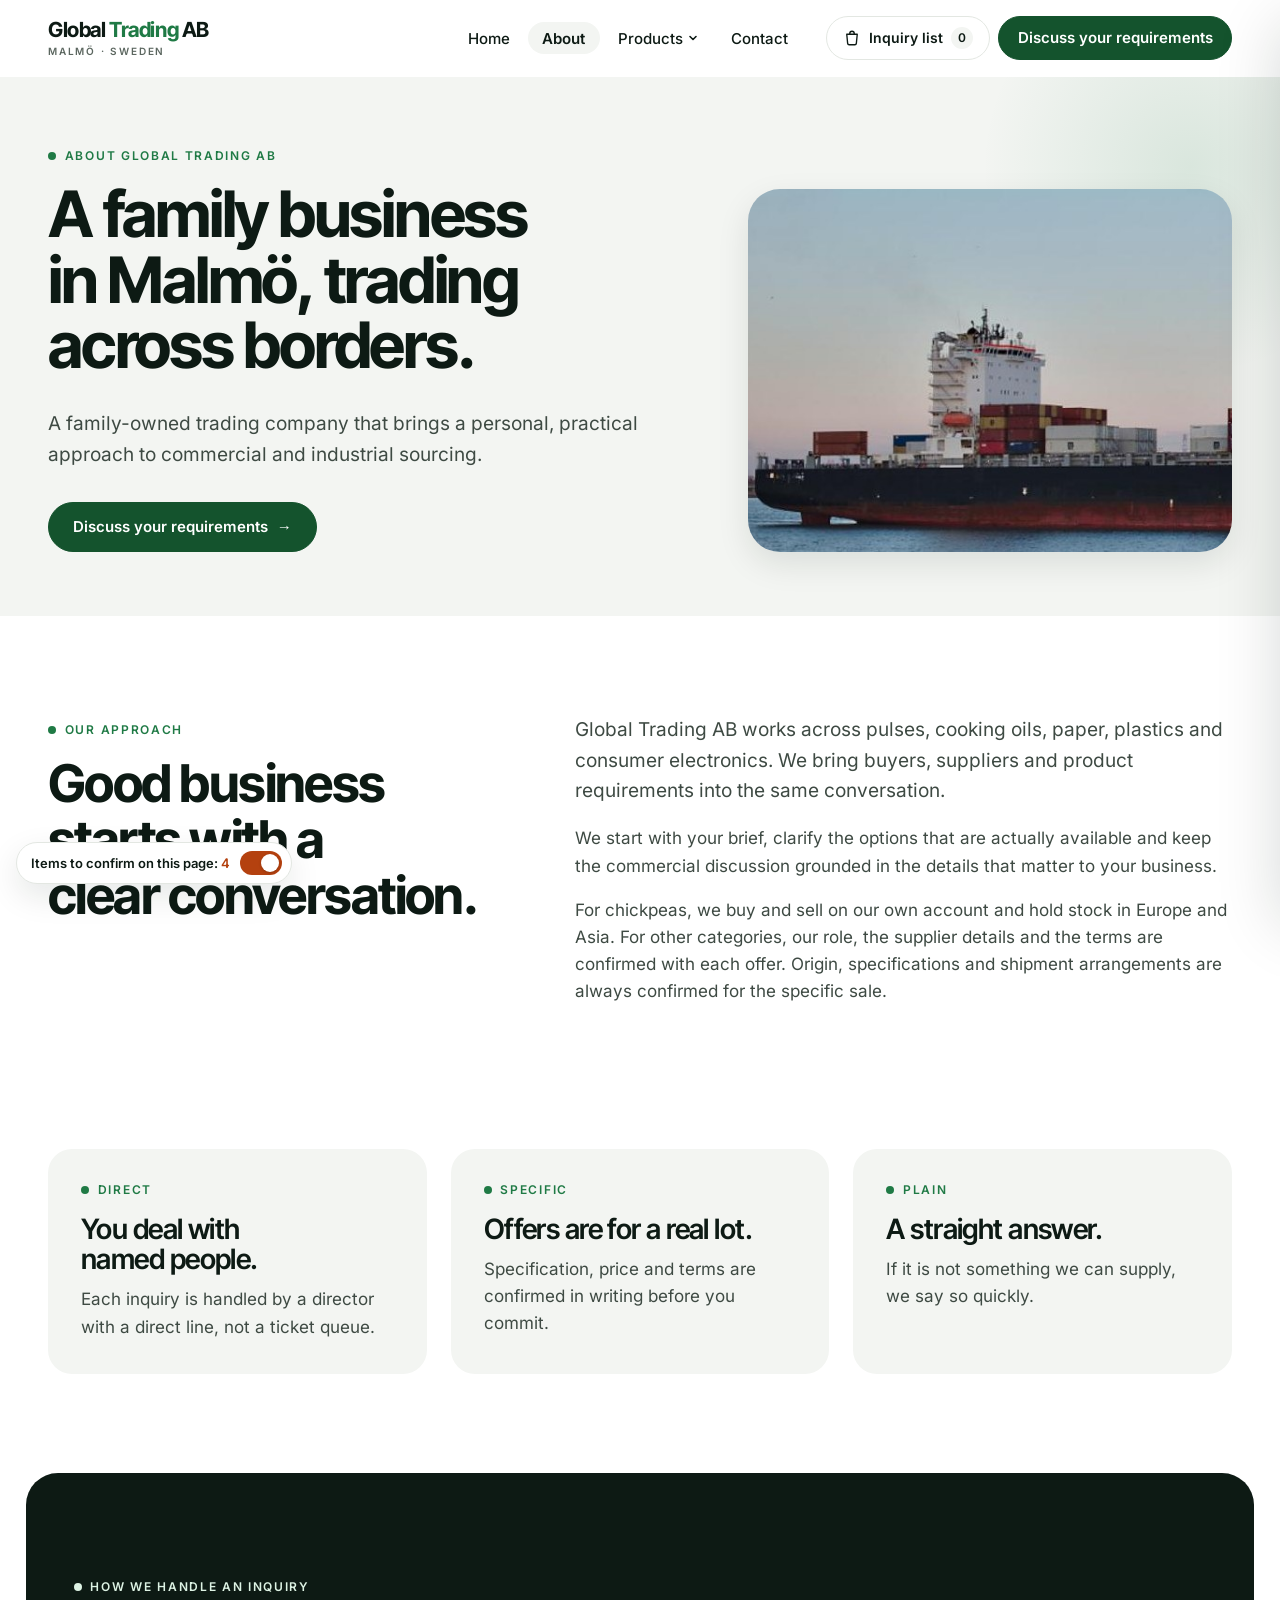
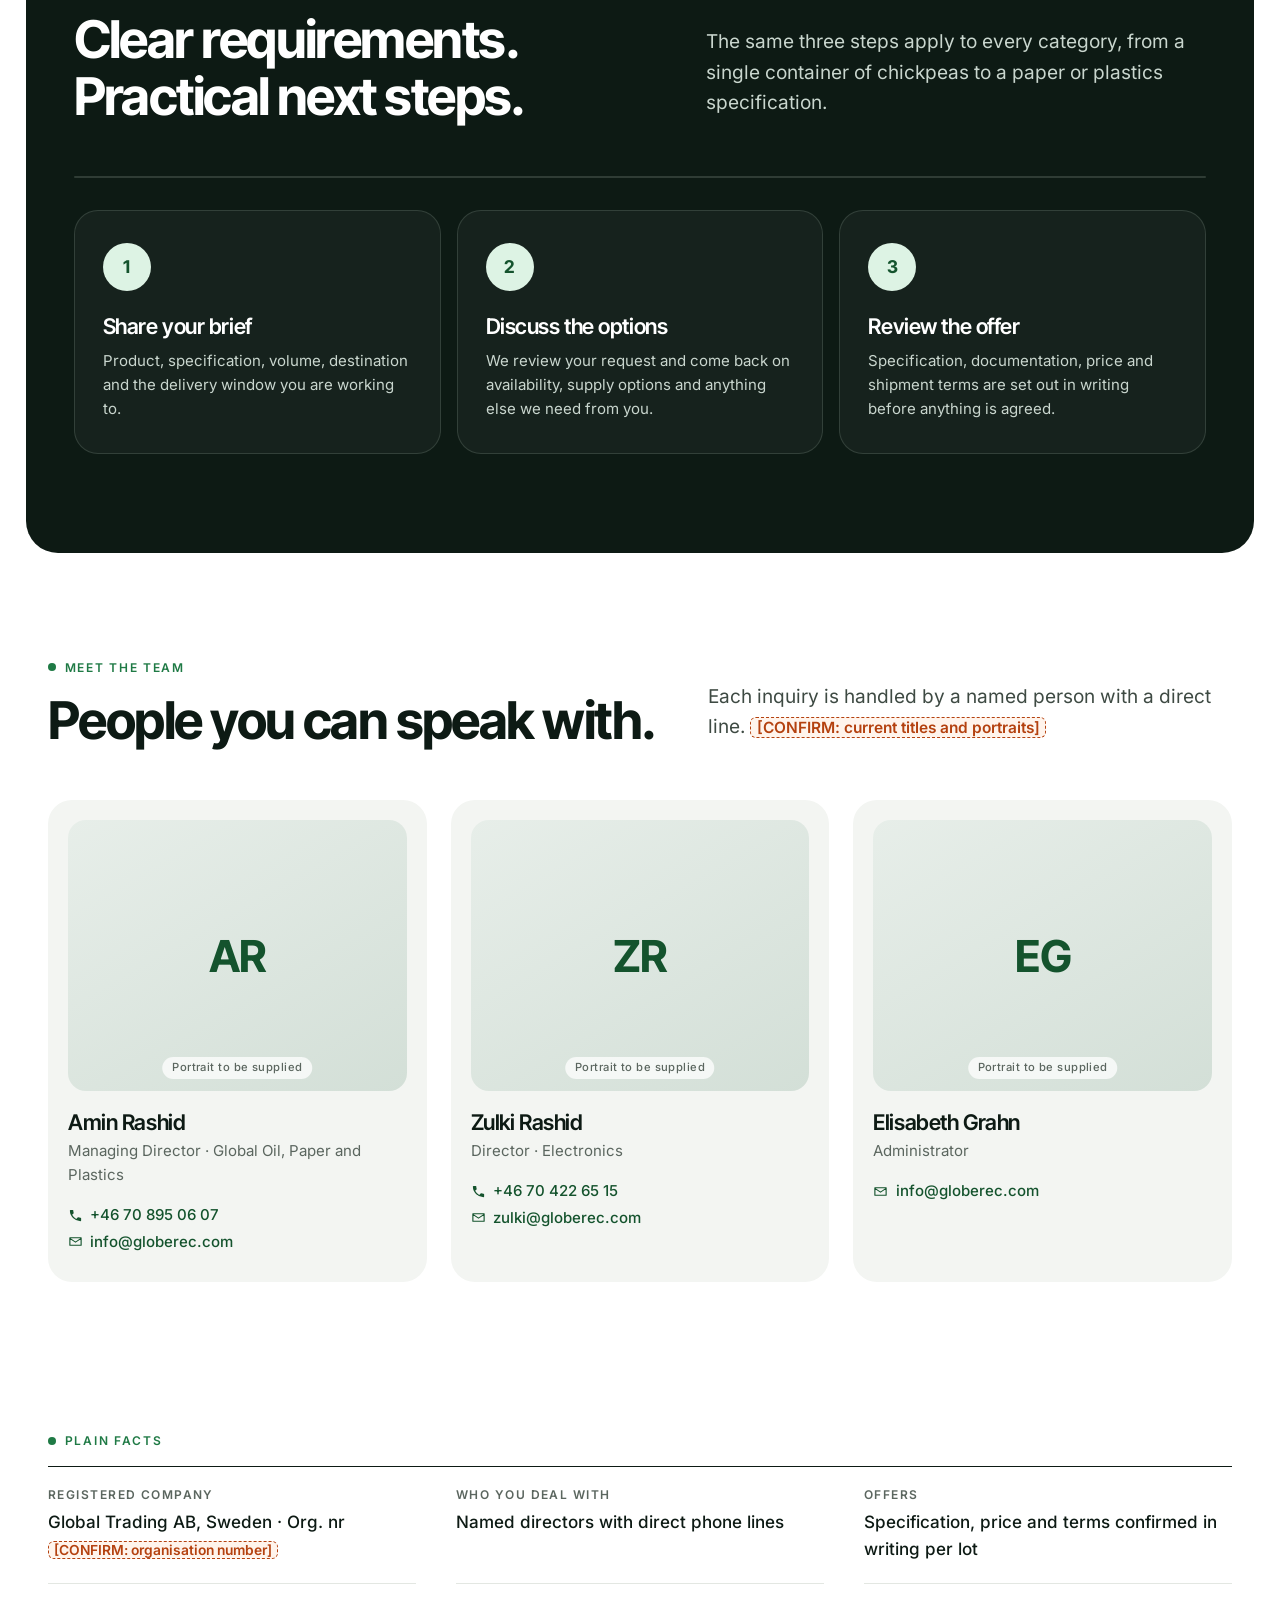
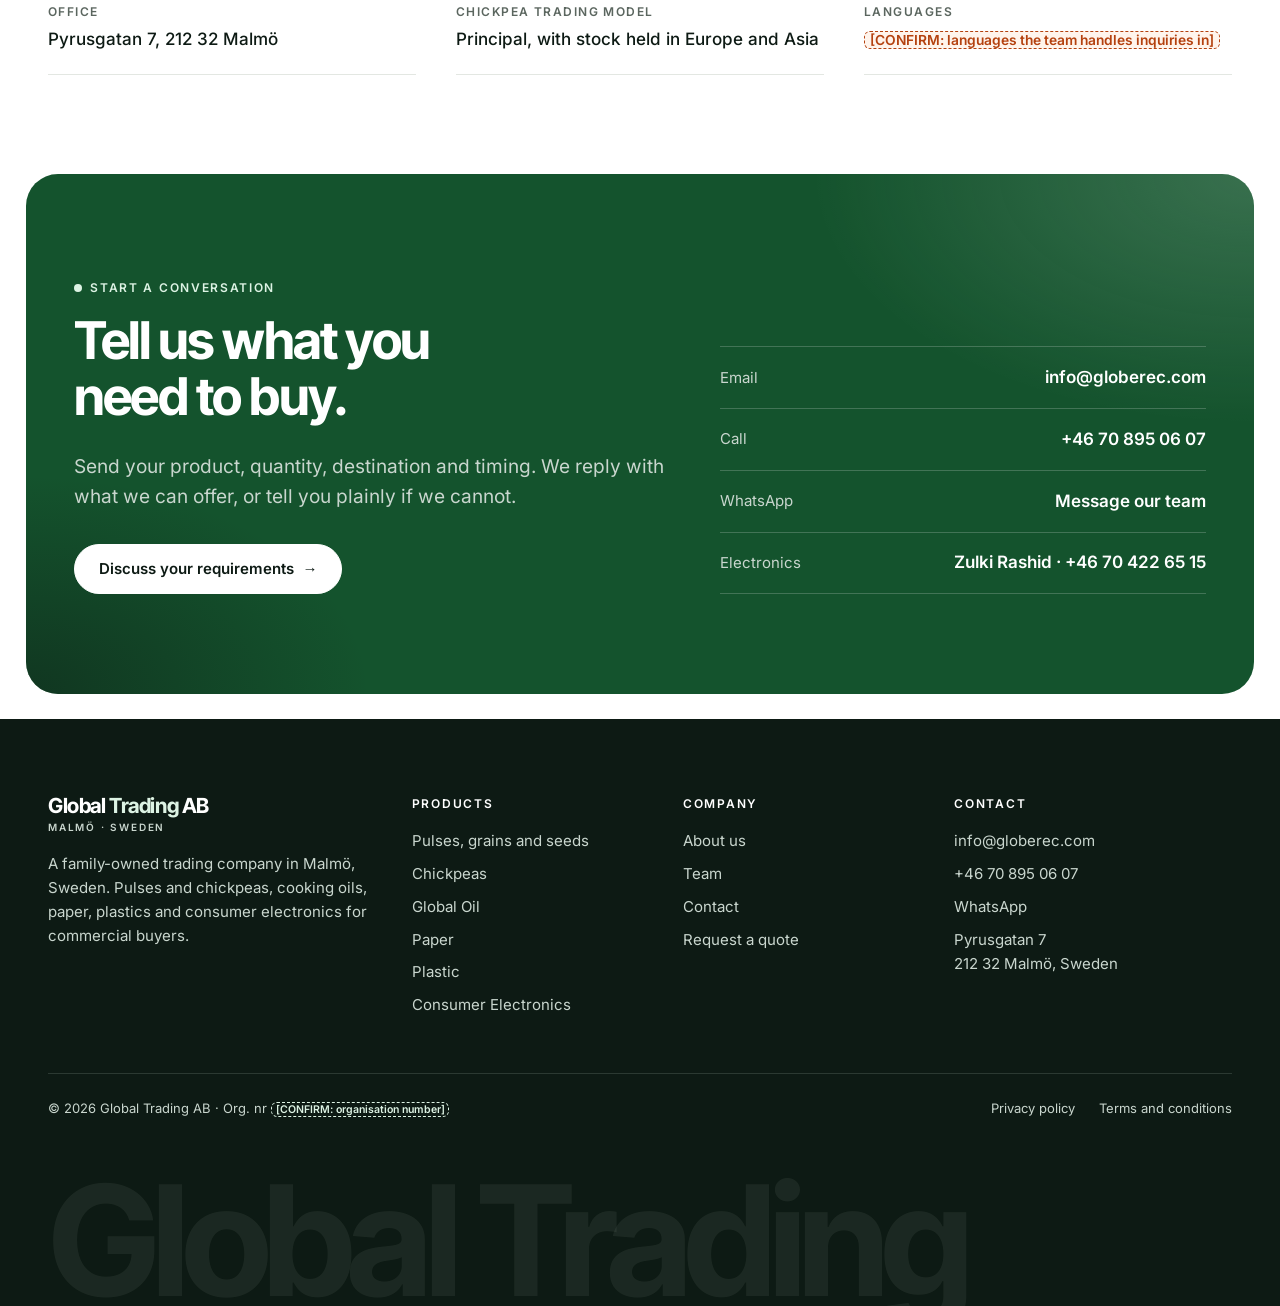
<file: about-us/index.html>
<!doctype html>
<html lang="en" class="no-js">
<head>
<meta charset="utf-8">
<meta name="viewport" content="width=device-width, initial-scale=1">
<title>About Us | Global Trading AB</title>
<meta name="description" content="Global Trading AB is a family-owned trading company in Malmö. Meet the team, see how we handle inquiries and find verifiable company facts.">
<meta name="robots" content="noindex, nofollow">
<meta name="theme-color" content="#0D1A14">
<link rel="preload" href="../assets/fonts/inter-latin-400-normal.woff2" as="font" type="font/woff2" crossorigin>
<link rel="preload" href="../assets/fonts/inter-tight-latin-700-normal.woff2" as="font" type="font/woff2" crossorigin>
<link rel="stylesheet" href="../assets/css/site.css">
<link rel="icon" href="data:image/svg+xml,%3Csvg xmlns='http://www.w3.org/2000/svg' viewBox='0 0 32 32'%3E%3Crect width='32' height='32' rx='8' fill='%2314532D'/%3E%3Ctext x='16' y='21.5' text-anchor='middle' font-family='Arial' font-weight='700' font-size='14' fill='white'%3EGT%3C/text%3E%3C/svg%3E">

</head>
<body data-root="../">
<a class="skip-link" href="#main">Skip to content</a><header class="site-header"><div class="wrap"><a class="logo" href="../index.html"><span class="logo__name">Global <b>Trading</b> AB</span><span class="logo__tag">Malmö · Sweden</span></a><nav class="nav" aria-label="Main"><ul><li><a href="../index.html">Home</a></li><li><a href="../about-us/index.html" aria-current="page">About</a></li><li class="nav__item"><button class="nav__toggle" type="button" aria-expanded="false" aria-controls="mega-products">Products <svg width="10" height="10" viewBox="0 0 10 10" aria-hidden="true"><path d="M2 3.5l3 3 3-3" fill="none" stroke="currentColor" stroke-width="1.6" stroke-linecap="round" stroke-linejoin="round"/></svg></button><div class="mega" id="mega-products"><a class="mega__feature" href="../chickpeas/index.html"><span class="k">In focus</span><div><strong>Chickpeas we buy, hold and sell ourselves.</strong><span style="font-size:.85rem">Kabuli 7, 8 and 9 mm · Desi · Stock in Europe and Asia</span></div></a><ul class="mega__list"><li><a href="../pulses/index.html"><strong>Pulses, grains and seeds</strong><span>Lentils, peas, beans, oats and seeds</span></a></li><li><a href="../chickpeas/index.html"><strong>Chickpeas</strong><span>Kabuli and desi, on our own account</span></a></li><li><a href="../global-oil/index.html"><strong>Global Oil</strong><span>Five cooking oils</span></a></li><li><a href="../paper/index.html"><strong>Paper</strong><span>Sourced to your specification</span></a></li><li><a href="../plastic/index.html"><strong>Plastic</strong><span>Material first, then format</span></a></li><li><a href="../consumer-electronics/index.html"><strong>Consumer Electronics</strong><span>Direct line to our director</span></a></li></ul><div class="mega__all"><span>Not sure which category fits?</span><a href="../our-products/index.html" class="link-arrow">All products <span class="arr" aria-hidden="true">→</span></a></div></div></li><li><a href="../contact-us/index.html">Contact</a></li></ul></nav><div class="header-actions"><button class="basket-btn" type="button" data-open="inquiry-drawer" aria-expanded="false" aria-controls="inquiry-drawer"><svg width="18" height="18" viewBox="0 0 24 24" aria-hidden="true"><path d="M5 7h14l-1.2 12.2a2 2 0 01-2 1.8H8.2a2 2 0 01-2-1.8z M9 7V6a3 3 0 016 0v1" fill="none" stroke="currentColor" stroke-width="1.8" stroke-linejoin="round"/></svg><span class="basket-btn__label">Inquiry list</span><span class="basket-btn__count">0</span><span class="sr-only"> items, inquiry list</span></button><a class="btn header-cta" href="../contact-us/index.html#inquiry">Discuss your requirements</a><button class="menu-btn" type="button" data-open="mobile-menu" aria-expanded="false" aria-controls="mobile-menu" aria-label="Open menu"><svg width="18" height="12" viewBox="0 0 18 12" aria-hidden="true"><path d="M1 1h16M1 6h16M1 11h16" stroke="currentColor" stroke-width="1.8" stroke-linecap="round"/></svg></button></div></div></header><div class="mobile-menu" id="mobile-menu" role="dialog" aria-modal="true" aria-label="Menu" aria-hidden="true"><div class="mobile-menu__top"><a class="logo" href="../index.html"><span class="logo__name">Global <b>Trading</b> AB</span><span class="logo__tag">Malmö · Sweden</span></a><button class="menu-btn" type="button" data-close aria-label="Close menu" data-autofocus><svg width="16" height="16" viewBox="0 0 16 16" aria-hidden="true"><path d="M3 3l10 10M13 3L3 13" stroke="currentColor" stroke-width="1.8" stroke-linecap="round"/></svg></button></div><nav aria-label="Mobile"><ul><li><a href="../index.html">Home</a></li><li><a href="../about-us/index.html">About</a></li><li><a href="../our-products/index.html">Products</a><ul><li><a href="../pulses/index.html">Pulses, grains and seeds</a></li><li><a href="../chickpeas/index.html">Chickpeas</a></li><li><a href="../global-oil/index.html">Global Oil</a></li><li><a href="../paper/index.html">Paper</a></li><li><a href="../plastic/index.html">Plastic</a></li><li><a href="../consumer-electronics/index.html">Consumer Electronics</a></li></ul></li><li><a href="../contact-us/index.html">Contact</a></li></ul></nav><a class="btn" href="../contact-us/index.html#inquiry">Discuss your requirements <span class="arr" aria-hidden="true">→</span></a><p class="mobile-menu__contact">info@globerec.com · +46 70 895 06 07<br>Pyrusgatan 7, 212 32 Malmö, Sweden</p></div>
<main id="main" tabindex="-1">
<section class="page-hero"><div class="wrap"><div class="page-hero__grid has-media"><div class="reveal"><p class="eyebrow">About Global Trading AB</p><h1>A family business in Malmö, trading across borders.</h1><p class="lead">A family-owned trading company that brings a personal, practical approach to commercial and industrial sourcing.</p><div class="btns btns--stack "><a class="btn" href="../contact-us/index.html#inquiry">Discuss your requirements <span class="arr" aria-hidden="true">→</span></a></div></div><div class="page-hero__media reveal"><img src="../assets/img/port.jpg" alt="Container ship arriving in port" style="object-position:center" loading="lazy" decoding="async"></div></div></div></section><section class="section "><div class="wrap"><div class="split"><div class="reveal"><p class="eyebrow">Our approach</p><h2>Good business starts with a clear conversation.</h2></div><div class="reveal ink2"><p class="lead">Global Trading AB works across pulses, cooking oils, paper, plastics and consumer electronics. We bring buyers, suppliers and product requirements into the same conversation.</p><p>We start with your brief, clarify the options that are actually available and keep the commercial discussion grounded in the details that matter to your business.</p><p>For chickpeas, we buy and sell on our own account and hold stock in Europe and Asia. For other categories, our role, the supplier details and the terms are confirmed with each offer. Origin, specifications and shipment arrangements are always confirmed for the specific sale.</p></div></div></div></section><section class="section section--tight-top"><div class="wrap"><div class="cards cards--3 reveal-stagger"><div class="card card--stone"><p class="eyebrow">Direct</p><h3>You deal with named people.</h3><p class="ink2">Each inquiry is handled by a director with a direct line, not a ticket queue.</p></div><div class="card card--stone"><p class="eyebrow">Specific</p><h3>Offers are for a real lot.</h3><p class="ink2">Specification, price and terms are confirmed in writing before you commit.</p></div><div class="card card--stone"><p class="eyebrow">Plain</p><h3>A straight answer.</h3><p class="ink2">If it is not something we can supply, we say so quickly.</p></div></div></div></section><section class="section section--inset" id="how-we-work"><div class="panel on-dark"><div class="wrap"><div class="section-head reveal"><div><p class="eyebrow">How we handle an inquiry</p><h2>Clear requirements. Practical next steps.</h2></div><p class="lead mb-0">The same three steps apply to every category, from a single container of chickpeas to a paper or plastics specification.</p></div><div class="progress-line steps-band"><i></i></div><ol class="steps reveal-stagger"><li class="step"><div class="step__n">1</div><h3>Share your brief</h3><p>Product, specification, volume, destination and the delivery window you are working to.</p></li><li class="step"><div class="step__n">2</div><h3>Discuss the options</h3><p>We review your request and come back on availability, supply options and anything else we need from you.</p></li><li class="step"><div class="step__n">3</div><h3>Review the offer</h3><p>Specification, documentation, price and shipment terms are set out in writing before anything is agreed.</p></li></ol></div></div></section><section class="section "><div class="wrap"><div class="section-head reveal"><div><p class="eyebrow">Meet the team</p><h2 id="team">People you can speak with.</h2></div><p class="lead mb-0">Each inquiry is handled by a named person with a direct line. <span class="confirm" title="To confirm before launch">[CONFIRM: current titles and portraits]</span></p></div><div class="team reveal-stagger"><article class="person"><div class="person__photo" role="img" aria-label="Portrait placeholder for Amin Rashid">AR<small>Portrait to be supplied</small></div><h3>Amin Rashid</h3><p class="role">Managing Director · Global Oil, Paper and Plastics</p><p class="contact"><a href="tel:+46708950607"><svg width="15" height="15" viewBox="0 0 24 24" aria-hidden="true"><path d="M6.6 10.8a15.1 15.1 0 006.6 6.6l2.2-2.2a1 1 0 011-.25 11.4 11.4 0 003.6.57 1 1 0 011 1V20a1 1 0 01-1 1A17 17 0 013 4a1 1 0 011-1h3.5a1 1 0 011 1c0 1.25.2 2.45.57 3.6a1 1 0 01-.25 1z" fill="currentColor"/></svg> +46 70 895 06 07</a><br><a href="mailto:info@globerec.com"><svg width="15" height="15" viewBox="0 0 24 24" aria-hidden="true"><path d="M3 6h18v12H3z M3 7l9 6 9-6" fill="none" stroke="currentColor" stroke-width="1.8" stroke-linejoin="round"/></svg> info@globerec.com</a></p></article><article class="person"><div class="person__photo" role="img" aria-label="Portrait placeholder for Zulki Rashid">ZR<small>Portrait to be supplied</small></div><h3>Zulki Rashid</h3><p class="role">Director · Electronics</p><p class="contact"><a href="tel:+46704226515"><svg width="15" height="15" viewBox="0 0 24 24" aria-hidden="true"><path d="M6.6 10.8a15.1 15.1 0 006.6 6.6l2.2-2.2a1 1 0 011-.25 11.4 11.4 0 003.6.57 1 1 0 011 1V20a1 1 0 01-1 1A17 17 0 013 4a1 1 0 011-1h3.5a1 1 0 011 1c0 1.25.2 2.45.57 3.6a1 1 0 01-.25 1z" fill="currentColor"/></svg> +46 70 422 65 15</a><br><a href="mailto:zulki@globerec.com"><svg width="15" height="15" viewBox="0 0 24 24" aria-hidden="true"><path d="M3 6h18v12H3z M3 7l9 6 9-6" fill="none" stroke="currentColor" stroke-width="1.8" stroke-linejoin="round"/></svg> zulki@globerec.com</a></p></article><article class="person"><div class="person__photo" role="img" aria-label="Portrait placeholder for Elisabeth Grahn">EG<small>Portrait to be supplied</small></div><h3>Elisabeth Grahn</h3><p class="role">Administrator</p><p class="contact"><a href="mailto:info@globerec.com"><svg width="15" height="15" viewBox="0 0 24 24" aria-hidden="true"><path d="M3 6h18v12H3z M3 7l9 6 9-6" fill="none" stroke="currentColor" stroke-width="1.8" stroke-linejoin="round"/></svg> info@globerec.com</a></p></article></div></div></section><section class="section section--tight-top"><div class="wrap"><h2 class="eyebrow">Plain facts</h2><div class="ledger reveal-stagger"><div><span class="lbl">Registered company</span><span class="val">Global Trading AB, Sweden · Org. nr <span class="confirm" title="To confirm before launch">[CONFIRM: organisation number]</span></span></div><div><span class="lbl">Who you deal with</span><span class="val">Named directors with direct phone lines</span></div><div><span class="lbl">Offers</span><span class="val">Specification, price and terms confirmed in writing per lot</span></div><div><span class="lbl">Office</span><span class="val">Pyrusgatan 7, 212 32 Malmö</span></div><div><span class="lbl">Chickpea trading model</span><span class="val">Principal, with stock held in Europe and Asia</span></div><div><span class="lbl">Languages</span><span class="val"><span class="confirm" title="To confirm before launch">[CONFIRM: languages the team handles inquiries in]</span></span></div></div></div></section><section class="cta"><div class="cta__panel on-forest"><div class="wrap"><div class="split split--wide-left split--bottom"><div class="reveal"><p class="eyebrow">Start a conversation</p><h2>Tell us what you need to buy.</h2><p class="lead measure">Send your product, quantity, destination and timing. We reply with what we can offer, or tell you plainly if we cannot.</p><div class="btns btns--stack "><a class="btn btn--light" href="../contact-us/index.html#inquiry">Discuss your requirements <span class="arr" aria-hidden="true">→</span></a></div></div><div class="reveal"><div class="routes"><a href="mailto:info@globerec.com"><span>Email</span><b>info@globerec.com</b></a><a href="tel:+46708950607"><span>Call</span><b>+46 70 895 06 07</b></a><a href="https://wa.me/46708950607"><span>WhatsApp</span><b>Message our team</b></a><a href="tel:+46704226515"><span>Electronics</span><b>Zulki Rashid · +46 70 422 65 15</b></a></div></div></div></div></div></section>
</main>
<footer class="site-footer on-dark"><div class="wrap"><div class="footer__grid"><div><a class="logo" href="../index.html"><span class="logo__name">Global <b>Trading</b> AB</span><span class="logo__tag">Malmö · Sweden</span></a><p>A family-owned trading company in Malmö, Sweden. Pulses and chickpeas, cooking oils, paper, plastics and consumer electronics for commercial buyers.</p></div><div><h3>Products</h3><ul><li><a href="../pulses/index.html">Pulses, grains and seeds</a></li><li><a href="../chickpeas/index.html">Chickpeas</a></li><li><a href="../global-oil/index.html">Global Oil</a></li><li><a href="../paper/index.html">Paper</a></li><li><a href="../plastic/index.html">Plastic</a></li><li><a href="../consumer-electronics/index.html">Consumer Electronics</a></li></ul></div><div><h3>Company</h3><ul><li><a href="../about-us/index.html">About us</a></li><li><a href="../about-us/index.html#team">Team</a></li><li><a href="../contact-us/index.html">Contact</a></li><li><a href="../contact-us/index.html#inquiry">Request a quote</a></li></ul></div><div><h3>Contact</h3><ul><li><a href="mailto:info@globerec.com">info@globerec.com</a></li><li><a href="tel:+46708950607">+46 70 895 06 07</a></li><li><a href="https://wa.me/46708950607">WhatsApp</a></li><li>Pyrusgatan 7<br>212 32 Malmö, Sweden</li></ul></div></div><div class="footer__bottom"><span>© 2026 Global Trading AB · Org. nr <span class="confirm" title="To confirm before launch">[CONFIRM: organisation number]</span></span><ul><li><a href="../privacy-policy/index.html">Privacy policy</a></li><li><a href="../terms-and-conditions/index.html">Terms and conditions</a></li></ul></div><div class="footer__big" aria-hidden="true"></div></div></footer>
<div class="drawer-scrim"></div><aside class="drawer" id="inquiry-drawer" role="dialog" aria-modal="true" aria-labelledby="drawer-title" aria-hidden="true"><div class="drawer__head"><h2 id="drawer-title">Your inquiry list</h2><button class="icon-btn" type="button" data-close aria-label="Close inquiry list" data-autofocus><svg width="14" height="14" viewBox="0 0 14 14" aria-hidden="true"><path d="M2 2l10 10M12 2L2 12" stroke="currentColor" stroke-width="1.8" stroke-linecap="round"/></svg></button></div><div class="drawer__body"><div class="drawer__empty" id="basket-empty"><svg width="40" height="40" viewBox="0 0 24 24" aria-hidden="true"><path d="M5 7h14l-1.2 12.2a2 2 0 01-2 1.8H8.2a2 2 0 01-2-1.8z M9 7V6a3 3 0 016 0v1" fill="none" stroke="currentColor" stroke-width="1.8" stroke-linejoin="round"/></svg><p><strong>Nothing added yet.</strong></p><p class="small">Use <em>Add to inquiry</em> on any product to build one request for several products.</p><a class="btn btn--outline btn--sm" href="../our-products/index.html" data-closes>Browse products</a></div><ul class="basket-list" id="basket-list" hidden></ul></div><div class="drawer__foot" id="basket-foot" hidden><a class="btn" href="../contact-us/index.html#inquiry" data-closes>Continue to inquiry <span class="arr" aria-hidden="true">→</span></a><button class="btn btn--outline btn--sm" type="button" data-clear-list>Clear list</button><p class="small muted mb-0">You add the quantities and destination in the next step.</p></div></aside>
<div class="review-bar" role="region" aria-label="Review notes"><span class="txt">Items to confirm on this page: <b>0</b></span><button class="switch" type="button" role="switch" aria-checked="true" aria-label="Show items to confirm"></button></div>

<script src="../assets/js/site.js" defer></script>
</body>
</html>
</file>
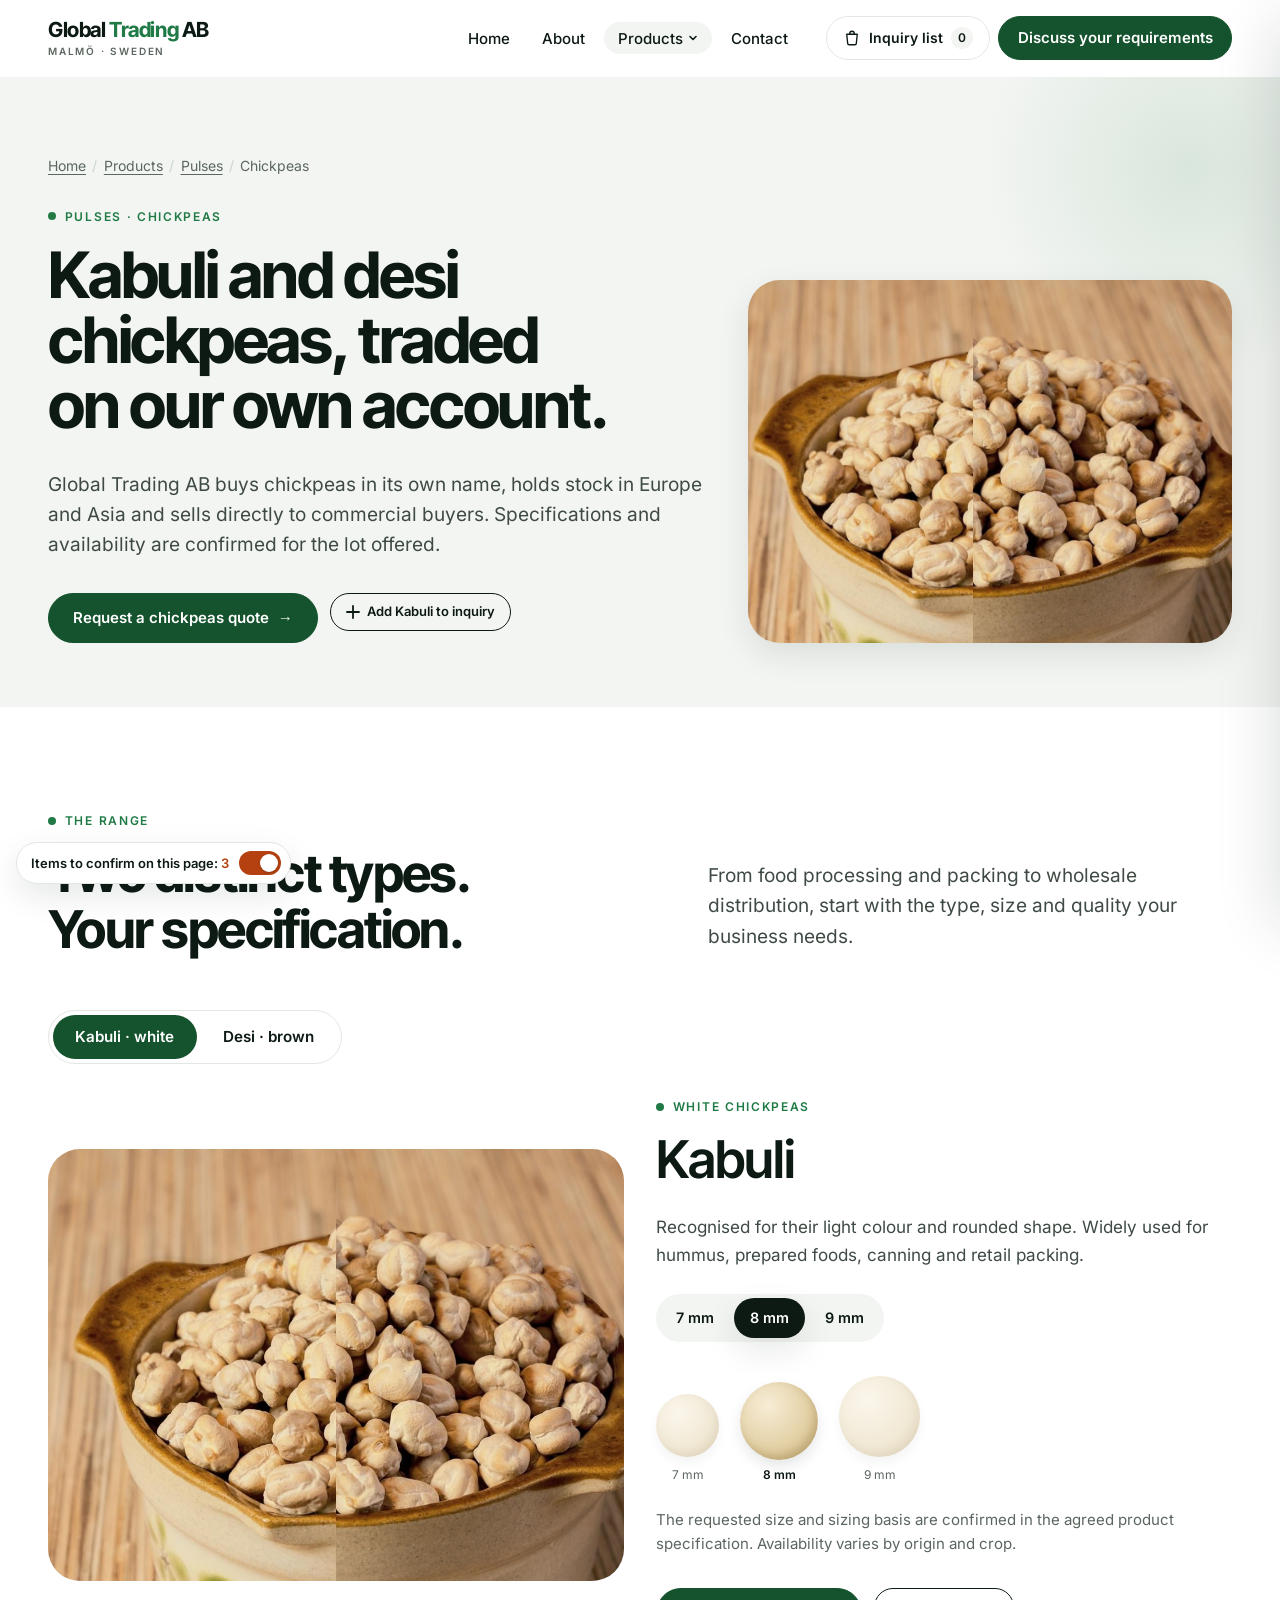
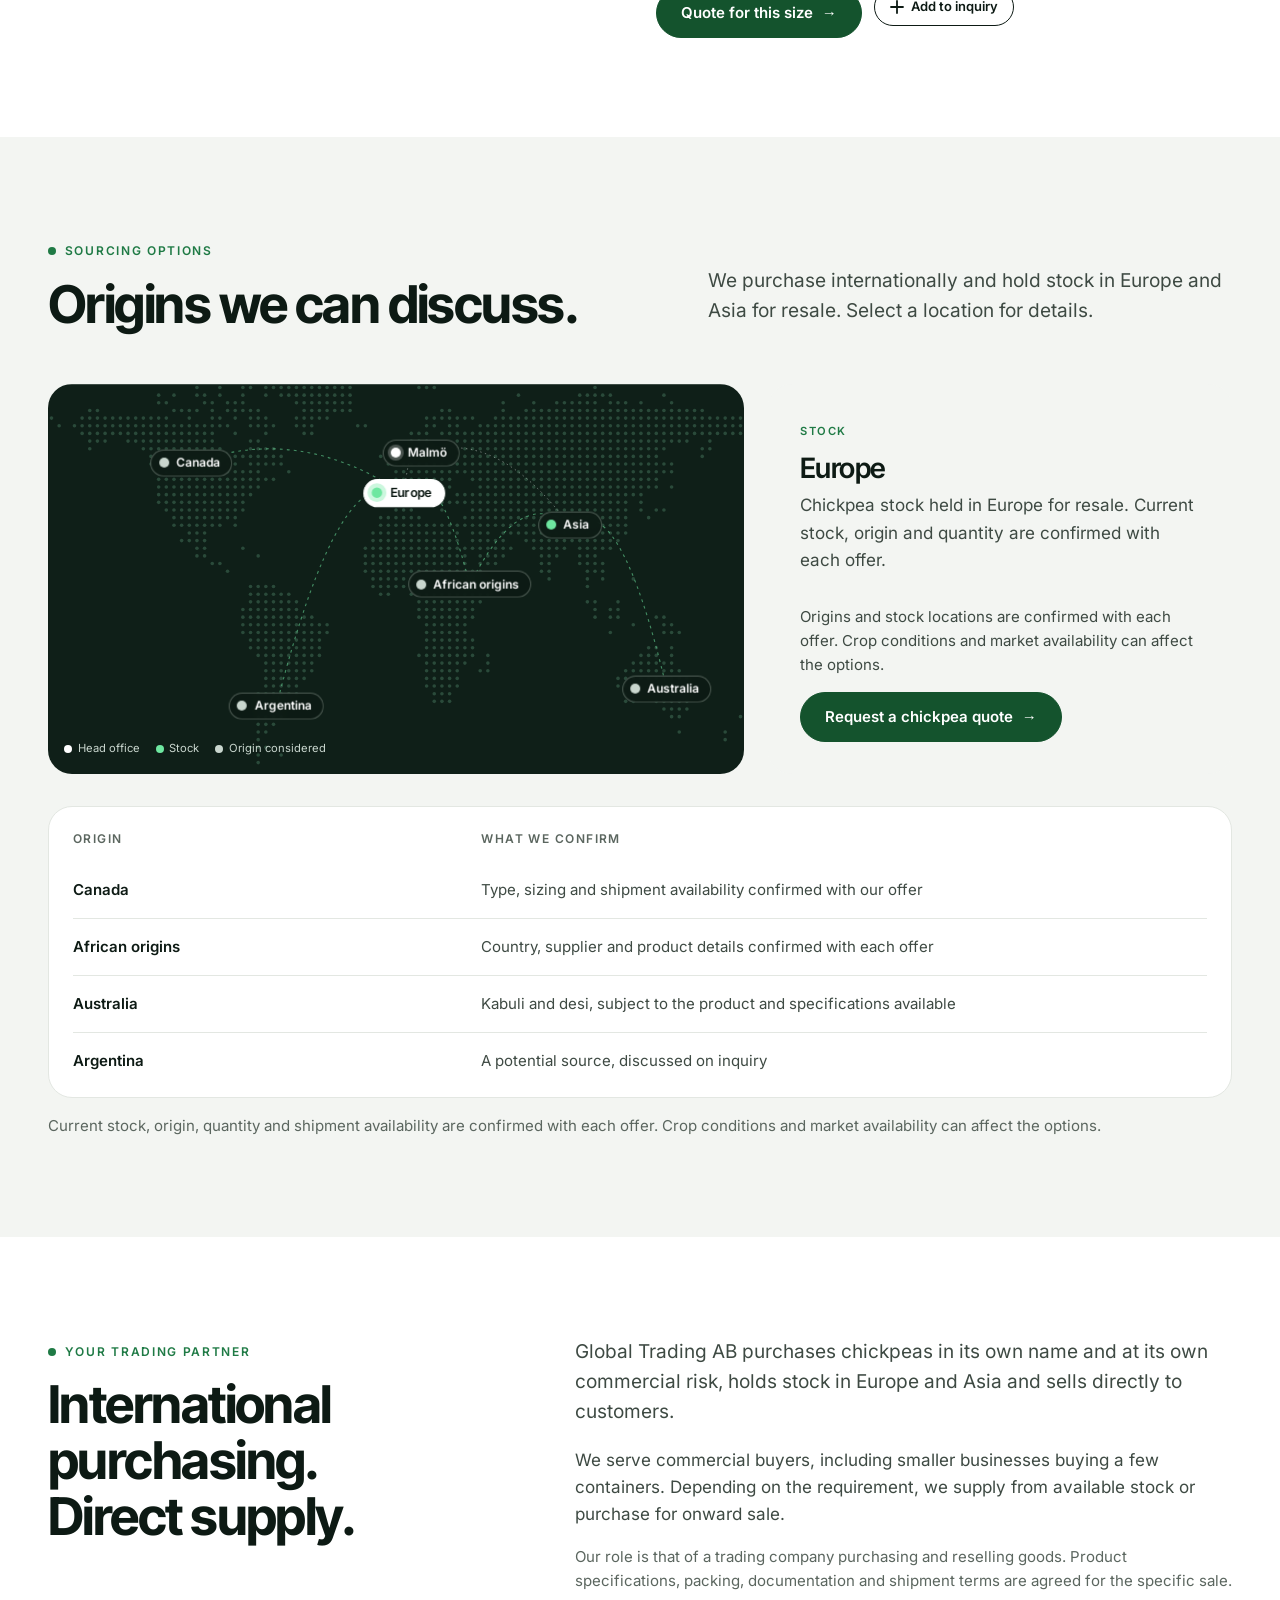
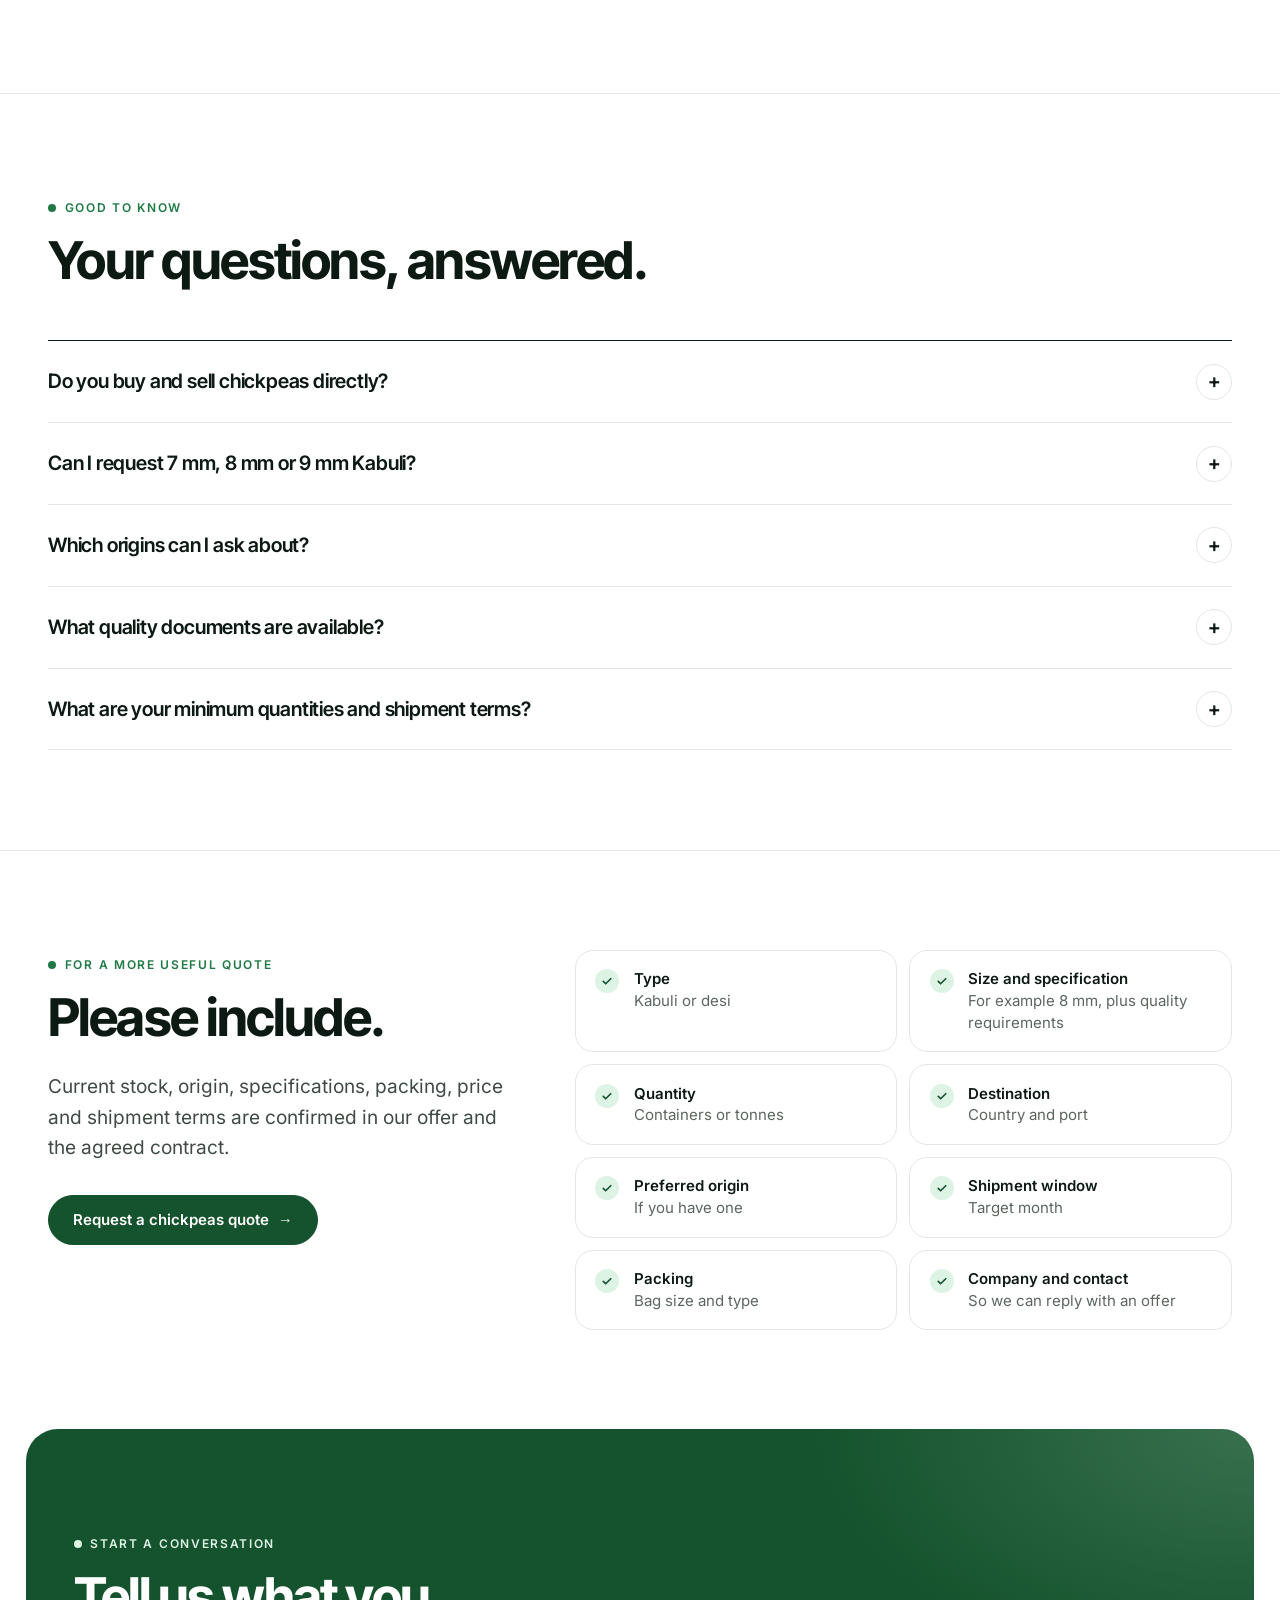
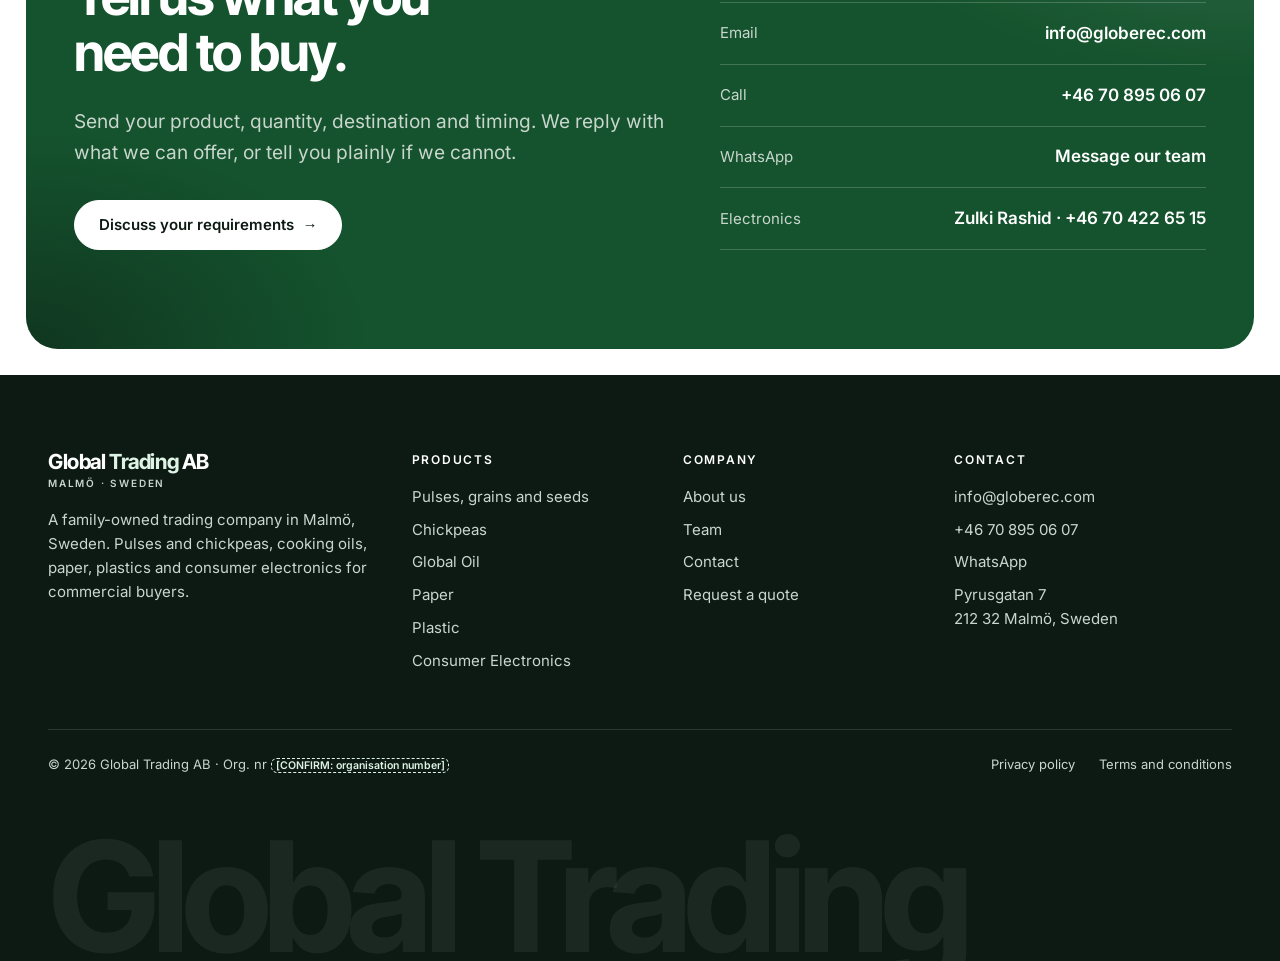
<file: chickpeas/index.html>
<!doctype html>
<html lang="en" class="no-js">
<head>
<meta charset="utf-8">
<meta name="viewport" content="width=device-width, initial-scale=1">
<title>Chickpeas | Global Trading AB</title>
<meta name="description" content="White Kabuli (7, 8 and 9 mm inquiries) and brown desi chickpeas. Bought and sold on our own account, with stock held in Europe and Asia. Request a quote.">
<meta name="robots" content="noindex, nofollow">
<meta name="theme-color" content="#0D1A14">
<link rel="preload" href="../assets/fonts/inter-latin-400-normal.woff2" as="font" type="font/woff2" crossorigin>
<link rel="preload" href="../assets/fonts/inter-tight-latin-700-normal.woff2" as="font" type="font/woff2" crossorigin>
<link rel="stylesheet" href="../assets/css/site.css">
<link rel="icon" href="data:image/svg+xml,%3Csvg xmlns='http://www.w3.org/2000/svg' viewBox='0 0 32 32'%3E%3Crect width='32' height='32' rx='8' fill='%2314532D'/%3E%3Ctext x='16' y='21.5' text-anchor='middle' font-family='Arial' font-weight='700' font-size='14' fill='white'%3EGT%3C/text%3E%3C/svg%3E">

</head>
<body data-root="../">
<a class="skip-link" href="#main">Skip to content</a><header class="site-header"><div class="wrap"><a class="logo" href="../index.html"><span class="logo__name">Global <b>Trading</b> AB</span><span class="logo__tag">Malmö · Sweden</span></a><nav class="nav" aria-label="Main"><ul><li><a href="../index.html">Home</a></li><li><a href="../about-us/index.html">About</a></li><li class="nav__item is-section"><button class="nav__toggle" type="button" aria-expanded="false" aria-controls="mega-products">Products <svg width="10" height="10" viewBox="0 0 10 10" aria-hidden="true"><path d="M2 3.5l3 3 3-3" fill="none" stroke="currentColor" stroke-width="1.6" stroke-linecap="round" stroke-linejoin="round"/></svg></button><div class="mega" id="mega-products"><a class="mega__feature" href="../chickpeas/index.html"><span class="k">In focus</span><div><strong>Chickpeas we buy, hold and sell ourselves.</strong><span style="font-size:.85rem">Kabuli 7, 8 and 9 mm · Desi · Stock in Europe and Asia</span></div></a><ul class="mega__list"><li><a href="../pulses/index.html"><strong>Pulses, grains and seeds</strong><span>Lentils, peas, beans, oats and seeds</span></a></li><li><a href="../chickpeas/index.html" aria-current="page"><strong>Chickpeas</strong><span>Kabuli and desi, on our own account</span></a></li><li><a href="../global-oil/index.html"><strong>Global Oil</strong><span>Five cooking oils</span></a></li><li><a href="../paper/index.html"><strong>Paper</strong><span>Sourced to your specification</span></a></li><li><a href="../plastic/index.html"><strong>Plastic</strong><span>Material first, then format</span></a></li><li><a href="../consumer-electronics/index.html"><strong>Consumer Electronics</strong><span>Direct line to our director</span></a></li></ul><div class="mega__all"><span>Not sure which category fits?</span><a href="../our-products/index.html" class="link-arrow">All products <span class="arr" aria-hidden="true">→</span></a></div></div></li><li><a href="../contact-us/index.html">Contact</a></li></ul></nav><div class="header-actions"><button class="basket-btn" type="button" data-open="inquiry-drawer" aria-expanded="false" aria-controls="inquiry-drawer"><svg width="18" height="18" viewBox="0 0 24 24" aria-hidden="true"><path d="M5 7h14l-1.2 12.2a2 2 0 01-2 1.8H8.2a2 2 0 01-2-1.8z M9 7V6a3 3 0 016 0v1" fill="none" stroke="currentColor" stroke-width="1.8" stroke-linejoin="round"/></svg><span class="basket-btn__label">Inquiry list</span><span class="basket-btn__count">0</span><span class="sr-only"> items, inquiry list</span></button><a class="btn header-cta" href="../contact-us/index.html#inquiry">Discuss your requirements</a><button class="menu-btn" type="button" data-open="mobile-menu" aria-expanded="false" aria-controls="mobile-menu" aria-label="Open menu"><svg width="18" height="12" viewBox="0 0 18 12" aria-hidden="true"><path d="M1 1h16M1 6h16M1 11h16" stroke="currentColor" stroke-width="1.8" stroke-linecap="round"/></svg></button></div></div></header><div class="mobile-menu" id="mobile-menu" role="dialog" aria-modal="true" aria-label="Menu" aria-hidden="true"><div class="mobile-menu__top"><a class="logo" href="../index.html"><span class="logo__name">Global <b>Trading</b> AB</span><span class="logo__tag">Malmö · Sweden</span></a><button class="menu-btn" type="button" data-close aria-label="Close menu" data-autofocus><svg width="16" height="16" viewBox="0 0 16 16" aria-hidden="true"><path d="M3 3l10 10M13 3L3 13" stroke="currentColor" stroke-width="1.8" stroke-linecap="round"/></svg></button></div><nav aria-label="Mobile"><ul><li><a href="../index.html">Home</a></li><li><a href="../about-us/index.html">About</a></li><li><a href="../our-products/index.html">Products</a><ul><li><a href="../pulses/index.html">Pulses, grains and seeds</a></li><li><a href="../chickpeas/index.html">Chickpeas</a></li><li><a href="../global-oil/index.html">Global Oil</a></li><li><a href="../paper/index.html">Paper</a></li><li><a href="../plastic/index.html">Plastic</a></li><li><a href="../consumer-electronics/index.html">Consumer Electronics</a></li></ul></li><li><a href="../contact-us/index.html">Contact</a></li></ul></nav><a class="btn" href="../contact-us/index.html#inquiry">Discuss your requirements <span class="arr" aria-hidden="true">→</span></a><p class="mobile-menu__contact">info@globerec.com · +46 70 895 06 07<br>Pyrusgatan 7, 212 32 Malmö, Sweden</p></div>
<main id="main" tabindex="-1">
<section class="page-hero"><div class="wrap"><div class="page-hero__grid has-media"><div class="reveal"><nav aria-label="Breadcrumb"><ol class="breadcrumb"><li><a href="../index.html">Home</a></li><li><a href="../our-products/index.html">Products</a></li><li><a href="../pulses/index.html">Pulses</a></li><li aria-current="page">Chickpeas</li></ol></nav><p class="eyebrow">Pulses · Chickpeas</p><h1>Kabuli and desi chickpeas, traded on our own account.</h1><p class="lead">Global Trading AB buys chickpeas in its own name, holds stock in Europe and Asia and sells directly to commercial buyers. Specifications and availability are confirmed for the lot offered.</p><div class="btns btns--stack "><a class="btn" href="../contact-us/index.html?category=chickpeas#inquiry">Request a chickpeas quote <span class="arr" aria-hidden="true">→</span></a><button type="button" class="add-btn" data-add-id="kabuli" data-add-name="Kabuli chickpeas" data-add-cat="Chickpeas" data-label="Add Kabuli to inquiry" data-added="Added" aria-pressed="false"><svg class="ic-plus" width="14" height="14" viewBox="0 0 14 14" aria-hidden="true"><path d="M7 1v12M1 7h12" stroke="currentColor" stroke-width="1.8" stroke-linecap="round"/></svg><svg class="ic-check" width="14" height="14" viewBox="0 0 14 14" aria-hidden="true"><path d="M2 7.5l3 3 7-7" fill="none" stroke="currentColor" stroke-width="1.9" stroke-linecap="round" stroke-linejoin="round"/></svg><span class="lbl">Add Kabuli to inquiry</span><span class="sr-only">: Kabuli chickpeas</span></button></div></div><div class="page-hero__media reveal"><img src="../assets/img/chickpeas-bowl.jpg" alt="Kabuli chickpeas in a ceramic bowl" style="object-position:60% 40%" loading="lazy" decoding="async"></div></div></div></section><section class="section "><div class="wrap"><div class="section-head reveal"><div><p class="eyebrow">The range</p><h2>Two distinct types. Your specification.</h2></div><p class="lead mb-0">From food processing and packing to wholesale distribution, start with the type, size and quality your business needs.</p></div><div class="reveal"><div class="seg" role="tablist" aria-label="Chickpea type" data-seg><button type="button" role="tab" id="tab-kabuli" aria-selected="true" aria-controls="panel-kabuli">Kabuli · white</button><button type="button" role="tab" id="tab-desi" aria-selected="false" aria-controls="panel-desi" tabindex="-1">Desi · brown</button></div><div class="type-panel" id="panel-kabuli" role="tabpanel" aria-labelledby="tab-kabuli"><div class="type-panel__media"><img src="../assets/img/chickpeas-bowl.jpg" alt="Kabuli chickpeas" style="object-position:center" loading="lazy" decoding="async"></div><div><p class="eyebrow">White chickpeas</p><h3 style="font-size:var(--fs-section)">Kabuli</h3><p class="ink2">Recognised for their light colour and rounded shape. Widely used for hummus, prepared foods, canning and retail packing.</p><div class="sizes" role="group" aria-label="Kabuli size" data-sizes="size-viz2"><button type="button" aria-pressed="false">7 mm</button><button type="button" aria-pressed="true">8 mm</button><button type="button" aria-pressed="false">9 mm</button></div><div class="size-viz" id="size-viz2" aria-hidden="true"><figure class=""><div class="pea" style="width:63px;height:63px"></div><figcaption>7 mm</figcaption></figure><figure class="is-on"><div class="pea" style="width:72px;height:72px"></div><figcaption>8 mm</figcaption></figure><figure class=""><div class="pea" style="width:81px;height:81px"></div><figcaption>9 mm</figcaption></figure></div><p class="small muted">The requested size and sizing basis are confirmed in the agreed product specification. Availability varies by origin and crop.</p><div class="btns btns--stack "><a class="btn" data-size-quote data-base="../contact-us/index.html?category=chickpeas" href="../contact-us/index.html?category=chickpeas&size=8%20mm#inquiry">Quote for this size <span class="arr" aria-hidden="true">→</span></a><button type="button" class="add-btn" data-add-id="kabuli" data-add-name="Kabuli chickpeas" data-add-cat="Chickpeas" data-label="Add to inquiry" data-added="Added" aria-pressed="false"><svg class="ic-plus" width="14" height="14" viewBox="0 0 14 14" aria-hidden="true"><path d="M7 1v12M1 7h12" stroke="currentColor" stroke-width="1.8" stroke-linecap="round"/></svg><svg class="ic-check" width="14" height="14" viewBox="0 0 14 14" aria-hidden="true"><path d="M2 7.5l3 3 7-7" fill="none" stroke="currentColor" stroke-width="1.9" stroke-linecap="round" stroke-linejoin="round"/></svg><span class="lbl">Add to inquiry</span><span class="sr-only">: Kabuli chickpeas</span></button></div></div></div><div class="type-panel" id="panel-desi" role="tabpanel" aria-labelledby="tab-desi" hidden><div class="type-panel__media"><div class="art" style="width:100%;height:100%;background:radial-gradient(circle at 30% 30%,#B98E5E,#7A5532)" role="img" aria-label="Placeholder until a desi chickpea photo is supplied"><svg viewBox="0 0 200 150" aria-hidden="true"><g fill="#5C3D22" fill-opacity=".55"><circle cx="40" cy="30" r="9"/><circle cx="77" cy="53" r="10"/><circle cx="114" cy="76" r="11"/><circle cx="151" cy="99" r="12"/><circle cx="58" cy="122" r="9"/><circle cx="95" cy="50" r="10"/><circle cx="132" cy="73" r="11"/><circle cx="169" cy="96" r="12"/><circle cx="76" cy="119" r="9"/><circle cx="113" cy="47" r="10"/><circle cx="150" cy="70" r="11"/><circle cx="57" cy="93" r="12"/><circle cx="94" cy="116" r="9"/><circle cx="131" cy="44" r="10"/><circle cx="168" cy="67" r="11"/><circle cx="75" cy="90" r="12"/><circle cx="112" cy="113" r="9"/><circle cx="149" cy="41" r="10"/><circle cx="56" cy="64" r="11"/><circle cx="93" cy="87" r="12"/><circle cx="130" cy="110" r="9"/><circle cx="167" cy="38" r="10"/></g></svg></div></div><div><p class="eyebrow">Brown chickpeas</p><h3 style="font-size:var(--fs-section)">Desi</h3><p class="ink2">Typically smaller and darker than Kabuli. Used in traditional dishes and processed into split chickpeas and chickpea flour.</p><div class="kv mt-1 mb-0"><span class="chip chip--mint">Whole desi</span><span class="chip chip--light">Specification on inquiry</span></div><p class="small muted mt-1">Tell us your required size, colour and intended use. Desi specifications are confirmed separately; Kabuli size options do not automatically apply.</p><div class="btns btns--stack "><a class="btn" href="../contact-us/index.html?category=chickpeas#inquiry">Quote for desi <span class="arr" aria-hidden="true">→</span></a><button type="button" class="add-btn" data-add-id="desi" data-add-name="Desi chickpeas" data-add-cat="Chickpeas" data-label="Add to inquiry" data-added="Added" aria-pressed="false"><svg class="ic-plus" width="14" height="14" viewBox="0 0 14 14" aria-hidden="true"><path d="M7 1v12M1 7h12" stroke="currentColor" stroke-width="1.8" stroke-linecap="round"/></svg><svg class="ic-check" width="14" height="14" viewBox="0 0 14 14" aria-hidden="true"><path d="M2 7.5l3 3 7-7" fill="none" stroke="currentColor" stroke-width="1.9" stroke-linecap="round" stroke-linejoin="round"/></svg><span class="lbl">Add to inquiry</span><span class="sr-only">: Desi chickpeas</span></button></div></div></div></div></div></section><section class="section section--stone"><div class="wrap"><div class="section-head reveal"><div><p class="eyebrow">Sourcing options</p><h2>Origins we can discuss.</h2></div><p class="lead mb-0">We purchase internationally and hold stock in Europe and Asia for resale. Select a location for details.</p></div><div class="map-card reveal"><div class="map" data-map="#chick-origins-info" role="group" aria-label="Origins and stock locations. Select a location for details."><svg class="world" viewBox="0 0 1000 560" preserveAspectRatio="none" aria-hidden="true"><g fill="#2A4A3A"><circle cx="214" cy="5" r="2.6"/><circle cx="247" cy="5" r="2.6"/><circle cx="280" cy="5" r="2.6"/><circle cx="291" cy="5" r="2.6"/><circle cx="313" cy="5" r="2.6"/><circle cx="324" cy="5" r="2.6"/><circle cx="335" cy="5" r="2.6"/><circle cx="346" cy="5" r="2.6"/><circle cx="357" cy="5" r="2.6"/><circle cx="368" cy="5" r="2.6"/><circle cx="379" cy="5" r="2.6"/><circle cx="390" cy="5" r="2.6"/><circle cx="401" cy="5" r="2.6"/><circle cx="412" cy="5" r="2.6"/><circle cx="423" cy="5" r="2.6"/><circle cx="434" cy="5" r="2.6"/><circle cx="533" cy="5" r="2.6"/><circle cx="544" cy="5" r="2.6"/><circle cx="555" cy="5" r="2.6"/><circle cx="786" cy="5" r="2.6"/><circle cx="159" cy="16" r="2.6"/><circle cx="181" cy="16" r="2.6"/><circle cx="214" cy="16" r="2.6"/><circle cx="225" cy="16" r="2.6"/><circle cx="247" cy="16" r="2.6"/><circle cx="280" cy="16" r="2.6"/><circle cx="313" cy="16" r="2.6"/><circle cx="335" cy="16" r="2.6"/><circle cx="346" cy="16" r="2.6"/><circle cx="357" cy="16" r="2.6"/><circle cx="368" cy="16" r="2.6"/><circle cx="379" cy="16" r="2.6"/><circle cx="390" cy="16" r="2.6"/><circle cx="401" cy="16" r="2.6"/><circle cx="412" cy="16" r="2.6"/><circle cx="423" cy="16" r="2.6"/><circle cx="434" cy="16" r="2.6"/><circle cx="676" cy="16" r="2.6"/><circle cx="764" cy="16" r="2.6"/><circle cx="775" cy="16" r="2.6"/><circle cx="786" cy="16" r="2.6"/><circle cx="797" cy="16" r="2.6"/><circle cx="808" cy="16" r="2.6"/><circle cx="885" cy="16" r="2.6"/><circle cx="159" cy="27" r="2.6"/><circle cx="170" cy="27" r="2.6"/><circle cx="225" cy="27" r="2.6"/><circle cx="236" cy="27" r="2.6"/><circle cx="258" cy="27" r="2.6"/><circle cx="269" cy="27" r="2.6"/><circle cx="280" cy="27" r="2.6"/><circle cx="357" cy="27" r="2.6"/><circle cx="368" cy="27" r="2.6"/><circle cx="379" cy="27" r="2.6"/><circle cx="390" cy="27" r="2.6"/><circle cx="401" cy="27" r="2.6"/><circle cx="412" cy="27" r="2.6"/><circle cx="423" cy="27" r="2.6"/><circle cx="434" cy="27" r="2.6"/><circle cx="654" cy="27" r="2.6"/><circle cx="698" cy="27" r="2.6"/><circle cx="731" cy="27" r="2.6"/><circle cx="742" cy="27" r="2.6"/><circle cx="753" cy="27" r="2.6"/><circle cx="764" cy="27" r="2.6"/><circle cx="775" cy="27" r="2.6"/><circle cx="786" cy="27" r="2.6"/><circle cx="808" cy="27" r="2.6"/><circle cx="819" cy="27" r="2.6"/><circle cx="830" cy="27" r="2.6"/><circle cx="852" cy="27" r="2.6"/><circle cx="896" cy="27" r="2.6"/><circle cx="60" cy="38" r="2.6"/><circle cx="71" cy="38" r="2.6"/><circle cx="181" cy="38" r="2.6"/><circle cx="192" cy="38" r="2.6"/><circle cx="203" cy="38" r="2.6"/><circle cx="214" cy="38" r="2.6"/><circle cx="236" cy="38" r="2.6"/><circle cx="258" cy="38" r="2.6"/><circle cx="269" cy="38" r="2.6"/><circle cx="280" cy="38" r="2.6"/><circle cx="291" cy="38" r="2.6"/><circle cx="302" cy="38" r="2.6"/><circle cx="368" cy="38" r="2.6"/><circle cx="379" cy="38" r="2.6"/><circle cx="390" cy="38" r="2.6"/><circle cx="401" cy="38" r="2.6"/><circle cx="412" cy="38" r="2.6"/><circle cx="423" cy="38" r="2.6"/><circle cx="434" cy="38" r="2.6"/><circle cx="566" cy="38" r="2.6"/><circle cx="577" cy="38" r="2.6"/><circle cx="654" cy="38" r="2.6"/><circle cx="687" cy="38" r="2.6"/><circle cx="698" cy="38" r="2.6"/><circle cx="709" cy="38" r="2.6"/><circle cx="720" cy="38" r="2.6"/><circle cx="731" cy="38" r="2.6"/><circle cx="742" cy="38" r="2.6"/><circle cx="753" cy="38" r="2.6"/><circle cx="764" cy="38" r="2.6"/><circle cx="775" cy="38" r="2.6"/><circle cx="786" cy="38" r="2.6"/><circle cx="797" cy="38" r="2.6"/><circle cx="808" cy="38" r="2.6"/><circle cx="819" cy="38" r="2.6"/><circle cx="830" cy="38" r="2.6"/><circle cx="841" cy="38" r="2.6"/><circle cx="852" cy="38" r="2.6"/><circle cx="863" cy="38" r="2.6"/><circle cx="874" cy="38" r="2.6"/><circle cx="885" cy="38" r="2.6"/><circle cx="896" cy="38" r="2.6"/><circle cx="907" cy="38" r="2.6"/><circle cx="918" cy="38" r="2.6"/><circle cx="929" cy="38" r="2.6"/><circle cx="940" cy="38" r="2.6"/><circle cx="5" cy="49" r="2.6"/><circle cx="49" cy="49" r="2.6"/><circle cx="60" cy="49" r="2.6"/><circle cx="71" cy="49" r="2.6"/><circle cx="82" cy="49" r="2.6"/><circle cx="93" cy="49" r="2.6"/><circle cx="104" cy="49" r="2.6"/><circle cx="115" cy="49" r="2.6"/><circle cx="126" cy="49" r="2.6"/><circle cx="137" cy="49" r="2.6"/><circle cx="148" cy="49" r="2.6"/><circle cx="159" cy="49" r="2.6"/><circle cx="170" cy="49" r="2.6"/><circle cx="203" cy="49" r="2.6"/><circle cx="236" cy="49" r="2.6"/><circle cx="247" cy="49" r="2.6"/><circle cx="269" cy="49" r="2.6"/><circle cx="291" cy="49" r="2.6"/><circle cx="302" cy="49" r="2.6"/><circle cx="313" cy="49" r="2.6"/><circle cx="357" cy="49" r="2.6"/><circle cx="368" cy="49" r="2.6"/><circle cx="379" cy="49" r="2.6"/><circle cx="390" cy="49" r="2.6"/><circle cx="401" cy="49" r="2.6"/><circle cx="544" cy="49" r="2.6"/><circle cx="555" cy="49" r="2.6"/><circle cx="566" cy="49" r="2.6"/><circle cx="577" cy="49" r="2.6"/><circle cx="588" cy="49" r="2.6"/><circle cx="599" cy="49" r="2.6"/><circle cx="610" cy="49" r="2.6"/><circle cx="643" cy="49" r="2.6"/><circle cx="654" cy="49" r="2.6"/><circle cx="665" cy="49" r="2.6"/><circle cx="676" cy="49" r="2.6"/><circle cx="687" cy="49" r="2.6"/><circle cx="698" cy="49" r="2.6"/><circle cx="709" cy="49" r="2.6"/><circle cx="720" cy="49" r="2.6"/><circle cx="731" cy="49" r="2.6"/><circle cx="742" cy="49" r="2.6"/><circle cx="753" cy="49" r="2.6"/><circle cx="764" cy="49" r="2.6"/><circle cx="775" cy="49" r="2.6"/><circle cx="786" cy="49" r="2.6"/><circle cx="797" cy="49" r="2.6"/><circle cx="808" cy="49" r="2.6"/><circle cx="819" cy="49" r="2.6"/><circle cx="830" cy="49" r="2.6"/><circle cx="841" cy="49" r="2.6"/><circle cx="852" cy="49" r="2.6"/><circle cx="863" cy="49" r="2.6"/><circle cx="874" cy="49" r="2.6"/><circle cx="885" cy="49" r="2.6"/><circle cx="896" cy="49" r="2.6"/><circle cx="907" cy="49" r="2.6"/><circle cx="918" cy="49" r="2.6"/><circle cx="929" cy="49" r="2.6"/><circle cx="940" cy="49" r="2.6"/><circle cx="951" cy="49" r="2.6"/><circle cx="962" cy="49" r="2.6"/><circle cx="973" cy="49" r="2.6"/><circle cx="984" cy="49" r="2.6"/><circle cx="995" cy="49" r="2.6"/><circle cx="16" cy="60" r="2.6"/><circle cx="38" cy="60" r="2.6"/><circle cx="49" cy="60" r="2.6"/><circle cx="60" cy="60" r="2.6"/><circle cx="71" cy="60" r="2.6"/><circle cx="82" cy="60" r="2.6"/><circle cx="93" cy="60" r="2.6"/><circle cx="104" cy="60" r="2.6"/><circle cx="115" cy="60" r="2.6"/><circle cx="126" cy="60" r="2.6"/><circle cx="137" cy="60" r="2.6"/><circle cx="148" cy="60" r="2.6"/><circle cx="159" cy="60" r="2.6"/><circle cx="170" cy="60" r="2.6"/><circle cx="181" cy="60" r="2.6"/><circle cx="192" cy="60" r="2.6"/><circle cx="203" cy="60" r="2.6"/><circle cx="214" cy="60" r="2.6"/><circle cx="225" cy="60" r="2.6"/><circle cx="236" cy="60" r="2.6"/><circle cx="247" cy="60" r="2.6"/><circle cx="258" cy="60" r="2.6"/><circle cx="291" cy="60" r="2.6"/><circle cx="302" cy="60" r="2.6"/><circle cx="313" cy="60" r="2.6"/><circle cx="324" cy="60" r="2.6"/><circle cx="357" cy="60" r="2.6"/><circle cx="368" cy="60" r="2.6"/><circle cx="379" cy="60" r="2.6"/><circle cx="445" cy="60" r="2.6"/><circle cx="456" cy="60" r="2.6"/><circle cx="544" cy="60" r="2.6"/><circle cx="555" cy="60" r="2.6"/><circle cx="577" cy="60" r="2.6"/><circle cx="588" cy="60" r="2.6"/><circle cx="621" cy="60" r="2.6"/><circle cx="632" cy="60" r="2.6"/><circle cx="643" cy="60" r="2.6"/><circle cx="654" cy="60" r="2.6"/><circle cx="665" cy="60" r="2.6"/><circle cx="676" cy="60" r="2.6"/><circle cx="687" cy="60" r="2.6"/><circle cx="698" cy="60" r="2.6"/><circle cx="709" cy="60" r="2.6"/><circle cx="720" cy="60" r="2.6"/><circle cx="731" cy="60" r="2.6"/><circle cx="742" cy="60" r="2.6"/><circle cx="753" cy="60" r="2.6"/><circle cx="764" cy="60" r="2.6"/><circle cx="775" cy="60" r="2.6"/><circle cx="786" cy="60" r="2.6"/><circle cx="797" cy="60" r="2.6"/><circle cx="808" cy="60" r="2.6"/><circle cx="819" cy="60" r="2.6"/><circle cx="830" cy="60" r="2.6"/><circle cx="841" cy="60" r="2.6"/><circle cx="852" cy="60" r="2.6"/><circle cx="863" cy="60" r="2.6"/><circle cx="874" cy="60" r="2.6"/><circle cx="885" cy="60" r="2.6"/><circle cx="896" cy="60" r="2.6"/><circle cx="907" cy="60" r="2.6"/><circle cx="918" cy="60" r="2.6"/><circle cx="929" cy="60" r="2.6"/><circle cx="940" cy="60" r="2.6"/><circle cx="951" cy="60" r="2.6"/><circle cx="962" cy="60" r="2.6"/><circle cx="973" cy="60" r="2.6"/><circle cx="984" cy="60" r="2.6"/><circle cx="995" cy="60" r="2.6"/><circle cx="49" cy="71" r="2.6"/><circle cx="60" cy="71" r="2.6"/><circle cx="71" cy="71" r="2.6"/><circle cx="82" cy="71" r="2.6"/><circle cx="93" cy="71" r="2.6"/><circle cx="104" cy="71" r="2.6"/><circle cx="115" cy="71" r="2.6"/><circle cx="126" cy="71" r="2.6"/><circle cx="137" cy="71" r="2.6"/><circle cx="148" cy="71" r="2.6"/><circle cx="159" cy="71" r="2.6"/><circle cx="170" cy="71" r="2.6"/><circle cx="181" cy="71" r="2.6"/><circle cx="192" cy="71" r="2.6"/><circle cx="203" cy="71" r="2.6"/><circle cx="214" cy="71" r="2.6"/><circle cx="225" cy="71" r="2.6"/><circle cx="236" cy="71" r="2.6"/><circle cx="269" cy="71" r="2.6"/><circle cx="313" cy="71" r="2.6"/><circle cx="368" cy="71" r="2.6"/><circle cx="379" cy="71" r="2.6"/><circle cx="522" cy="71" r="2.6"/><circle cx="533" cy="71" r="2.6"/><circle cx="544" cy="71" r="2.6"/><circle cx="566" cy="71" r="2.6"/><circle cx="577" cy="71" r="2.6"/><circle cx="588" cy="71" r="2.6"/><circle cx="599" cy="71" r="2.6"/><circle cx="610" cy="71" r="2.6"/><circle cx="621" cy="71" r="2.6"/><circle cx="632" cy="71" r="2.6"/><circle cx="643" cy="71" r="2.6"/><circle cx="654" cy="71" r="2.6"/><circle cx="665" cy="71" r="2.6"/><circle cx="676" cy="71" r="2.6"/><circle cx="687" cy="71" r="2.6"/><circle cx="698" cy="71" r="2.6"/><circle cx="709" cy="71" r="2.6"/><circle cx="720" cy="71" r="2.6"/><circle cx="731" cy="71" r="2.6"/><circle cx="742" cy="71" r="2.6"/><circle cx="753" cy="71" r="2.6"/><circle cx="764" cy="71" r="2.6"/><circle cx="775" cy="71" r="2.6"/><circle cx="786" cy="71" r="2.6"/><circle cx="797" cy="71" r="2.6"/><circle cx="808" cy="71" r="2.6"/><circle cx="819" cy="71" r="2.6"/><circle cx="830" cy="71" r="2.6"/><circle cx="841" cy="71" r="2.6"/><circle cx="852" cy="71" r="2.6"/><circle cx="863" cy="71" r="2.6"/><circle cx="874" cy="71" r="2.6"/><circle cx="885" cy="71" r="2.6"/><circle cx="896" cy="71" r="2.6"/><circle cx="907" cy="71" r="2.6"/><circle cx="918" cy="71" r="2.6"/><circle cx="929" cy="71" r="2.6"/><circle cx="940" cy="71" r="2.6"/><circle cx="951" cy="71" r="2.6"/><circle cx="962" cy="71" r="2.6"/><circle cx="973" cy="71" r="2.6"/><circle cx="984" cy="71" r="2.6"/><circle cx="995" cy="71" r="2.6"/><circle cx="60" cy="82" r="2.6"/><circle cx="71" cy="82" r="2.6"/><circle cx="82" cy="82" r="2.6"/><circle cx="115" cy="82" r="2.6"/><circle cx="126" cy="82" r="2.6"/><circle cx="137" cy="82" r="2.6"/><circle cx="148" cy="82" r="2.6"/><circle cx="159" cy="82" r="2.6"/><circle cx="170" cy="82" r="2.6"/><circle cx="181" cy="82" r="2.6"/><circle cx="192" cy="82" r="2.6"/><circle cx="203" cy="82" r="2.6"/><circle cx="214" cy="82" r="2.6"/><circle cx="225" cy="82" r="2.6"/><circle cx="236" cy="82" r="2.6"/><circle cx="291" cy="82" r="2.6"/><circle cx="302" cy="82" r="2.6"/><circle cx="522" cy="82" r="2.6"/><circle cx="533" cy="82" r="2.6"/><circle cx="544" cy="82" r="2.6"/><circle cx="588" cy="82" r="2.6"/><circle cx="599" cy="82" r="2.6"/><circle cx="610" cy="82" r="2.6"/><circle cx="621" cy="82" r="2.6"/><circle cx="632" cy="82" r="2.6"/><circle cx="643" cy="82" r="2.6"/><circle cx="654" cy="82" r="2.6"/><circle cx="665" cy="82" r="2.6"/><circle cx="676" cy="82" r="2.6"/><circle cx="687" cy="82" r="2.6"/><circle cx="698" cy="82" r="2.6"/><circle cx="709" cy="82" r="2.6"/><circle cx="720" cy="82" r="2.6"/><circle cx="731" cy="82" r="2.6"/><circle cx="742" cy="82" r="2.6"/><circle cx="753" cy="82" r="2.6"/><circle cx="764" cy="82" r="2.6"/><circle cx="775" cy="82" r="2.6"/><circle cx="786" cy="82" r="2.6"/><circle cx="797" cy="82" r="2.6"/><circle cx="808" cy="82" r="2.6"/><circle cx="819" cy="82" r="2.6"/><circle cx="830" cy="82" r="2.6"/><circle cx="841" cy="82" r="2.6"/><circle cx="852" cy="82" r="2.6"/><circle cx="863" cy="82" r="2.6"/><circle cx="874" cy="82" r="2.6"/><circle cx="885" cy="82" r="2.6"/><circle cx="896" cy="82" r="2.6"/><circle cx="907" cy="82" r="2.6"/><circle cx="918" cy="82" r="2.6"/><circle cx="951" cy="82" r="2.6"/><circle cx="60" cy="93" r="2.6"/><circle cx="137" cy="93" r="2.6"/><circle cx="148" cy="93" r="2.6"/><circle cx="159" cy="93" r="2.6"/><circle cx="170" cy="93" r="2.6"/><circle cx="181" cy="93" r="2.6"/><circle cx="192" cy="93" r="2.6"/><circle cx="203" cy="93" r="2.6"/><circle cx="214" cy="93" r="2.6"/><circle cx="225" cy="93" r="2.6"/><circle cx="236" cy="93" r="2.6"/><circle cx="247" cy="93" r="2.6"/><circle cx="291" cy="93" r="2.6"/><circle cx="302" cy="93" r="2.6"/><circle cx="313" cy="93" r="2.6"/><circle cx="324" cy="93" r="2.6"/><circle cx="489" cy="93" r="2.6"/><circle cx="544" cy="93" r="2.6"/><circle cx="577" cy="93" r="2.6"/><circle cx="588" cy="93" r="2.6"/><circle cx="599" cy="93" r="2.6"/><circle cx="610" cy="93" r="2.6"/><circle cx="621" cy="93" r="2.6"/><circle cx="632" cy="93" r="2.6"/><circle cx="643" cy="93" r="2.6"/><circle cx="654" cy="93" r="2.6"/><circle cx="665" cy="93" r="2.6"/><circle cx="676" cy="93" r="2.6"/><circle cx="687" cy="93" r="2.6"/><circle cx="698" cy="93" r="2.6"/><circle cx="709" cy="93" r="2.6"/><circle cx="720" cy="93" r="2.6"/><circle cx="731" cy="93" r="2.6"/><circle cx="742" cy="93" r="2.6"/><circle cx="753" cy="93" r="2.6"/><circle cx="764" cy="93" r="2.6"/><circle cx="775" cy="93" r="2.6"/><circle cx="786" cy="93" r="2.6"/><circle cx="797" cy="93" r="2.6"/><circle cx="808" cy="93" r="2.6"/><circle cx="819" cy="93" r="2.6"/><circle cx="830" cy="93" r="2.6"/><circle cx="841" cy="93" r="2.6"/><circle cx="852" cy="93" r="2.6"/><circle cx="863" cy="93" r="2.6"/><circle cx="874" cy="93" r="2.6"/><circle cx="885" cy="93" r="2.6"/><circle cx="940" cy="93" r="2.6"/><circle cx="951" cy="93" r="2.6"/><circle cx="148" cy="104" r="2.6"/><circle cx="159" cy="104" r="2.6"/><circle cx="170" cy="104" r="2.6"/><circle cx="181" cy="104" r="2.6"/><circle cx="192" cy="104" r="2.6"/><circle cx="203" cy="104" r="2.6"/><circle cx="214" cy="104" r="2.6"/><circle cx="225" cy="104" r="2.6"/><circle cx="236" cy="104" r="2.6"/><circle cx="247" cy="104" r="2.6"/><circle cx="258" cy="104" r="2.6"/><circle cx="269" cy="104" r="2.6"/><circle cx="280" cy="104" r="2.6"/><circle cx="291" cy="104" r="2.6"/><circle cx="302" cy="104" r="2.6"/><circle cx="313" cy="104" r="2.6"/><circle cx="324" cy="104" r="2.6"/><circle cx="335" cy="104" r="2.6"/><circle cx="478" cy="104" r="2.6"/><circle cx="555" cy="104" r="2.6"/><circle cx="566" cy="104" r="2.6"/><circle cx="577" cy="104" r="2.6"/><circle cx="588" cy="104" r="2.6"/><circle cx="599" cy="104" r="2.6"/><circle cx="610" cy="104" r="2.6"/><circle cx="621" cy="104" r="2.6"/><circle cx="632" cy="104" r="2.6"/><circle cx="643" cy="104" r="2.6"/><circle cx="654" cy="104" r="2.6"/><circle cx="665" cy="104" r="2.6"/><circle cx="676" cy="104" r="2.6"/><circle cx="687" cy="104" r="2.6"/><circle cx="698" cy="104" r="2.6"/><circle cx="709" cy="104" r="2.6"/><circle cx="720" cy="104" r="2.6"/><circle cx="731" cy="104" r="2.6"/><circle cx="742" cy="104" r="2.6"/><circle cx="753" cy="104" r="2.6"/><circle cx="764" cy="104" r="2.6"/><circle cx="775" cy="104" r="2.6"/><circle cx="786" cy="104" r="2.6"/><circle cx="797" cy="104" r="2.6"/><circle cx="808" cy="104" r="2.6"/><circle cx="819" cy="104" r="2.6"/><circle cx="830" cy="104" r="2.6"/><circle cx="841" cy="104" r="2.6"/><circle cx="852" cy="104" r="2.6"/><circle cx="863" cy="104" r="2.6"/><circle cx="874" cy="104" r="2.6"/><circle cx="940" cy="104" r="2.6"/><circle cx="148" cy="115" r="2.6"/><circle cx="159" cy="115" r="2.6"/><circle cx="170" cy="115" r="2.6"/><circle cx="181" cy="115" r="2.6"/><circle cx="192" cy="115" r="2.6"/><circle cx="203" cy="115" r="2.6"/><circle cx="214" cy="115" r="2.6"/><circle cx="225" cy="115" r="2.6"/><circle cx="236" cy="115" r="2.6"/><circle cx="247" cy="115" r="2.6"/><circle cx="258" cy="115" r="2.6"/><circle cx="269" cy="115" r="2.6"/><circle cx="291" cy="115" r="2.6"/><circle cx="302" cy="115" r="2.6"/><circle cx="313" cy="115" r="2.6"/><circle cx="324" cy="115" r="2.6"/><circle cx="335" cy="115" r="2.6"/><circle cx="489" cy="115" r="2.6"/><circle cx="500" cy="115" r="2.6"/><circle cx="511" cy="115" r="2.6"/><circle cx="522" cy="115" r="2.6"/><circle cx="533" cy="115" r="2.6"/><circle cx="544" cy="115" r="2.6"/><circle cx="555" cy="115" r="2.6"/><circle cx="566" cy="115" r="2.6"/><circle cx="577" cy="115" r="2.6"/><circle cx="588" cy="115" r="2.6"/><circle cx="599" cy="115" r="2.6"/><circle cx="610" cy="115" r="2.6"/><circle cx="621" cy="115" r="2.6"/><circle cx="632" cy="115" r="2.6"/><circle cx="643" cy="115" r="2.6"/><circle cx="654" cy="115" r="2.6"/><circle cx="665" cy="115" r="2.6"/><circle cx="676" cy="115" r="2.6"/><circle cx="687" cy="115" r="2.6"/><circle cx="698" cy="115" r="2.6"/><circle cx="709" cy="115" r="2.6"/><circle cx="720" cy="115" r="2.6"/><circle cx="731" cy="115" r="2.6"/><circle cx="742" cy="115" r="2.6"/><circle cx="753" cy="115" r="2.6"/><circle cx="764" cy="115" r="2.6"/><circle cx="775" cy="115" r="2.6"/><circle cx="786" cy="115" r="2.6"/><circle cx="797" cy="115" r="2.6"/><circle cx="808" cy="115" r="2.6"/><circle cx="819" cy="115" r="2.6"/><circle cx="830" cy="115" r="2.6"/><circle cx="841" cy="115" r="2.6"/><circle cx="852" cy="115" r="2.6"/><circle cx="863" cy="115" r="2.6"/><circle cx="874" cy="115" r="2.6"/><circle cx="885" cy="115" r="2.6"/><circle cx="896" cy="115" r="2.6"/><circle cx="159" cy="126" r="2.6"/><circle cx="170" cy="126" r="2.6"/><circle cx="181" cy="126" r="2.6"/><circle cx="192" cy="126" r="2.6"/><circle cx="203" cy="126" r="2.6"/><circle cx="214" cy="126" r="2.6"/><circle cx="225" cy="126" r="2.6"/><circle cx="236" cy="126" r="2.6"/><circle cx="247" cy="126" r="2.6"/><circle cx="258" cy="126" r="2.6"/><circle cx="269" cy="126" r="2.6"/><circle cx="280" cy="126" r="2.6"/><circle cx="291" cy="126" r="2.6"/><circle cx="302" cy="126" r="2.6"/><circle cx="346" cy="126" r="2.6"/><circle cx="500" cy="126" r="2.6"/><circle cx="511" cy="126" r="2.6"/><circle cx="522" cy="126" r="2.6"/><circle cx="533" cy="126" r="2.6"/><circle cx="544" cy="126" r="2.6"/><circle cx="555" cy="126" r="2.6"/><circle cx="566" cy="126" r="2.6"/><circle cx="577" cy="126" r="2.6"/><circle cx="588" cy="126" r="2.6"/><circle cx="599" cy="126" r="2.6"/><circle cx="610" cy="126" r="2.6"/><circle cx="621" cy="126" r="2.6"/><circle cx="632" cy="126" r="2.6"/><circle cx="643" cy="126" r="2.6"/><circle cx="654" cy="126" r="2.6"/><circle cx="665" cy="126" r="2.6"/><circle cx="676" cy="126" r="2.6"/><circle cx="687" cy="126" r="2.6"/><circle cx="698" cy="126" r="2.6"/><circle cx="709" cy="126" r="2.6"/><circle cx="720" cy="126" r="2.6"/><circle cx="731" cy="126" r="2.6"/><circle cx="742" cy="126" r="2.6"/><circle cx="753" cy="126" r="2.6"/><circle cx="764" cy="126" r="2.6"/><circle cx="775" cy="126" r="2.6"/><circle cx="786" cy="126" r="2.6"/><circle cx="797" cy="126" r="2.6"/><circle cx="808" cy="126" r="2.6"/><circle cx="819" cy="126" r="2.6"/><circle cx="830" cy="126" r="2.6"/><circle cx="841" cy="126" r="2.6"/><circle cx="852" cy="126" r="2.6"/><circle cx="863" cy="126" r="2.6"/><circle cx="874" cy="126" r="2.6"/><circle cx="885" cy="126" r="2.6"/><circle cx="896" cy="126" r="2.6"/><circle cx="159" cy="137" r="2.6"/><circle cx="170" cy="137" r="2.6"/><circle cx="181" cy="137" r="2.6"/><circle cx="192" cy="137" r="2.6"/><circle cx="203" cy="137" r="2.6"/><circle cx="214" cy="137" r="2.6"/><circle cx="225" cy="137" r="2.6"/><circle cx="236" cy="137" r="2.6"/><circle cx="247" cy="137" r="2.6"/><circle cx="258" cy="137" r="2.6"/><circle cx="269" cy="137" r="2.6"/><circle cx="280" cy="137" r="2.6"/><circle cx="291" cy="137" r="2.6"/><circle cx="302" cy="137" r="2.6"/><circle cx="313" cy="137" r="2.6"/><circle cx="324" cy="137" r="2.6"/><circle cx="500" cy="137" r="2.6"/><circle cx="511" cy="137" r="2.6"/><circle cx="522" cy="137" r="2.6"/><circle cx="533" cy="137" r="2.6"/><circle cx="544" cy="137" r="2.6"/><circle cx="555" cy="137" r="2.6"/><circle cx="566" cy="137" r="2.6"/><circle cx="577" cy="137" r="2.6"/><circle cx="610" cy="137" r="2.6"/><circle cx="621" cy="137" r="2.6"/><circle cx="632" cy="137" r="2.6"/><circle cx="643" cy="137" r="2.6"/><circle cx="654" cy="137" r="2.6"/><circle cx="665" cy="137" r="2.6"/><circle cx="676" cy="137" r="2.6"/><circle cx="687" cy="137" r="2.6"/><circle cx="698" cy="137" r="2.6"/><circle cx="709" cy="137" r="2.6"/><circle cx="720" cy="137" r="2.6"/><circle cx="731" cy="137" r="2.6"/><circle cx="742" cy="137" r="2.6"/><circle cx="753" cy="137" r="2.6"/><circle cx="764" cy="137" r="2.6"/><circle cx="775" cy="137" r="2.6"/><circle cx="786" cy="137" r="2.6"/><circle cx="797" cy="137" r="2.6"/><circle cx="808" cy="137" r="2.6"/><circle cx="819" cy="137" r="2.6"/><circle cx="830" cy="137" r="2.6"/><circle cx="841" cy="137" r="2.6"/><circle cx="852" cy="137" r="2.6"/><circle cx="863" cy="137" r="2.6"/><circle cx="874" cy="137" r="2.6"/><circle cx="159" cy="148" r="2.6"/><circle cx="170" cy="148" r="2.6"/><circle cx="181" cy="148" r="2.6"/><circle cx="192" cy="148" r="2.6"/><circle cx="203" cy="148" r="2.6"/><circle cx="214" cy="148" r="2.6"/><circle cx="225" cy="148" r="2.6"/><circle cx="236" cy="148" r="2.6"/><circle cx="247" cy="148" r="2.6"/><circle cx="258" cy="148" r="2.6"/><circle cx="269" cy="148" r="2.6"/><circle cx="280" cy="148" r="2.6"/><circle cx="291" cy="148" r="2.6"/><circle cx="302" cy="148" r="2.6"/><circle cx="478" cy="148" r="2.6"/><circle cx="500" cy="148" r="2.6"/><circle cx="533" cy="148" r="2.6"/><circle cx="555" cy="148" r="2.6"/><circle cx="566" cy="148" r="2.6"/><circle cx="577" cy="148" r="2.6"/><circle cx="621" cy="148" r="2.6"/><circle cx="632" cy="148" r="2.6"/><circle cx="643" cy="148" r="2.6"/><circle cx="654" cy="148" r="2.6"/><circle cx="665" cy="148" r="2.6"/><circle cx="676" cy="148" r="2.6"/><circle cx="687" cy="148" r="2.6"/><circle cx="698" cy="148" r="2.6"/><circle cx="709" cy="148" r="2.6"/><circle cx="720" cy="148" r="2.6"/><circle cx="731" cy="148" r="2.6"/><circle cx="742" cy="148" r="2.6"/><circle cx="753" cy="148" r="2.6"/><circle cx="764" cy="148" r="2.6"/><circle cx="775" cy="148" r="2.6"/><circle cx="786" cy="148" r="2.6"/><circle cx="797" cy="148" r="2.6"/><circle cx="808" cy="148" r="2.6"/><circle cx="819" cy="148" r="2.6"/><circle cx="830" cy="148" r="2.6"/><circle cx="841" cy="148" r="2.6"/><circle cx="852" cy="148" r="2.6"/><circle cx="863" cy="148" r="2.6"/><circle cx="874" cy="148" r="2.6"/><circle cx="896" cy="148" r="2.6"/><circle cx="159" cy="159" r="2.6"/><circle cx="170" cy="159" r="2.6"/><circle cx="181" cy="159" r="2.6"/><circle cx="192" cy="159" r="2.6"/><circle cx="203" cy="159" r="2.6"/><circle cx="214" cy="159" r="2.6"/><circle cx="225" cy="159" r="2.6"/><circle cx="236" cy="159" r="2.6"/><circle cx="247" cy="159" r="2.6"/><circle cx="258" cy="159" r="2.6"/><circle cx="269" cy="159" r="2.6"/><circle cx="280" cy="159" r="2.6"/><circle cx="291" cy="159" r="2.6"/><circle cx="478" cy="159" r="2.6"/><circle cx="489" cy="159" r="2.6"/><circle cx="500" cy="159" r="2.6"/><circle cx="544" cy="159" r="2.6"/><circle cx="555" cy="159" r="2.6"/><circle cx="566" cy="159" r="2.6"/><circle cx="588" cy="159" r="2.6"/><circle cx="599" cy="159" r="2.6"/><circle cx="610" cy="159" r="2.6"/><circle cx="621" cy="159" r="2.6"/><circle cx="632" cy="159" r="2.6"/><circle cx="643" cy="159" r="2.6"/><circle cx="654" cy="159" r="2.6"/><circle cx="665" cy="159" r="2.6"/><circle cx="676" cy="159" r="2.6"/><circle cx="687" cy="159" r="2.6"/><circle cx="698" cy="159" r="2.6"/><circle cx="709" cy="159" r="2.6"/><circle cx="720" cy="159" r="2.6"/><circle cx="731" cy="159" r="2.6"/><circle cx="742" cy="159" r="2.6"/><circle cx="753" cy="159" r="2.6"/><circle cx="764" cy="159" r="2.6"/><circle cx="775" cy="159" r="2.6"/><circle cx="786" cy="159" r="2.6"/><circle cx="797" cy="159" r="2.6"/><circle cx="808" cy="159" r="2.6"/><circle cx="819" cy="159" r="2.6"/><circle cx="830" cy="159" r="2.6"/><circle cx="841" cy="159" r="2.6"/><circle cx="852" cy="159" r="2.6"/><circle cx="159" cy="170" r="2.6"/><circle cx="170" cy="170" r="2.6"/><circle cx="181" cy="170" r="2.6"/><circle cx="192" cy="170" r="2.6"/><circle cx="203" cy="170" r="2.6"/><circle cx="214" cy="170" r="2.6"/><circle cx="225" cy="170" r="2.6"/><circle cx="236" cy="170" r="2.6"/><circle cx="247" cy="170" r="2.6"/><circle cx="258" cy="170" r="2.6"/><circle cx="269" cy="170" r="2.6"/><circle cx="280" cy="170" r="2.6"/><circle cx="478" cy="170" r="2.6"/><circle cx="489" cy="170" r="2.6"/><circle cx="544" cy="170" r="2.6"/><circle cx="566" cy="170" r="2.6"/><circle cx="577" cy="170" r="2.6"/><circle cx="588" cy="170" r="2.6"/><circle cx="599" cy="170" r="2.6"/><circle cx="610" cy="170" r="2.6"/><circle cx="621" cy="170" r="2.6"/><circle cx="632" cy="170" r="2.6"/><circle cx="643" cy="170" r="2.6"/><circle cx="654" cy="170" r="2.6"/><circle cx="665" cy="170" r="2.6"/><circle cx="676" cy="170" r="2.6"/><circle cx="687" cy="170" r="2.6"/><circle cx="698" cy="170" r="2.6"/><circle cx="709" cy="170" r="2.6"/><circle cx="720" cy="170" r="2.6"/><circle cx="731" cy="170" r="2.6"/><circle cx="742" cy="170" r="2.6"/><circle cx="753" cy="170" r="2.6"/><circle cx="764" cy="170" r="2.6"/><circle cx="775" cy="170" r="2.6"/><circle cx="786" cy="170" r="2.6"/><circle cx="797" cy="170" r="2.6"/><circle cx="808" cy="170" r="2.6"/><circle cx="819" cy="170" r="2.6"/><circle cx="830" cy="170" r="2.6"/><circle cx="852" cy="170" r="2.6"/><circle cx="170" cy="181" r="2.6"/><circle cx="181" cy="181" r="2.6"/><circle cx="192" cy="181" r="2.6"/><circle cx="203" cy="181" r="2.6"/><circle cx="214" cy="181" r="2.6"/><circle cx="225" cy="181" r="2.6"/><circle cx="236" cy="181" r="2.6"/><circle cx="247" cy="181" r="2.6"/><circle cx="258" cy="181" r="2.6"/><circle cx="269" cy="181" r="2.6"/><circle cx="280" cy="181" r="2.6"/><circle cx="500" cy="181" r="2.6"/><circle cx="511" cy="181" r="2.6"/><circle cx="522" cy="181" r="2.6"/><circle cx="566" cy="181" r="2.6"/><circle cx="610" cy="181" r="2.6"/><circle cx="621" cy="181" r="2.6"/><circle cx="632" cy="181" r="2.6"/><circle cx="643" cy="181" r="2.6"/><circle cx="654" cy="181" r="2.6"/><circle cx="665" cy="181" r="2.6"/><circle cx="676" cy="181" r="2.6"/><circle cx="687" cy="181" r="2.6"/><circle cx="698" cy="181" r="2.6"/><circle cx="709" cy="181" r="2.6"/><circle cx="720" cy="181" r="2.6"/><circle cx="731" cy="181" r="2.6"/><circle cx="742" cy="181" r="2.6"/><circle cx="753" cy="181" r="2.6"/><circle cx="764" cy="181" r="2.6"/><circle cx="775" cy="181" r="2.6"/><circle cx="786" cy="181" r="2.6"/><circle cx="797" cy="181" r="2.6"/><circle cx="808" cy="181" r="2.6"/><circle cx="819" cy="181" r="2.6"/><circle cx="830" cy="181" r="2.6"/><circle cx="852" cy="181" r="2.6"/><circle cx="874" cy="181" r="2.6"/><circle cx="885" cy="181" r="2.6"/><circle cx="181" cy="192" r="2.6"/><circle cx="192" cy="192" r="2.6"/><circle cx="203" cy="192" r="2.6"/><circle cx="214" cy="192" r="2.6"/><circle cx="225" cy="192" r="2.6"/><circle cx="236" cy="192" r="2.6"/><circle cx="247" cy="192" r="2.6"/><circle cx="258" cy="192" r="2.6"/><circle cx="269" cy="192" r="2.6"/><circle cx="478" cy="192" r="2.6"/><circle cx="489" cy="192" r="2.6"/><circle cx="500" cy="192" r="2.6"/><circle cx="511" cy="192" r="2.6"/><circle cx="522" cy="192" r="2.6"/><circle cx="533" cy="192" r="2.6"/><circle cx="599" cy="192" r="2.6"/><circle cx="610" cy="192" r="2.6"/><circle cx="621" cy="192" r="2.6"/><circle cx="632" cy="192" r="2.6"/><circle cx="643" cy="192" r="2.6"/><circle cx="654" cy="192" r="2.6"/><circle cx="665" cy="192" r="2.6"/><circle cx="676" cy="192" r="2.6"/><circle cx="687" cy="192" r="2.6"/><circle cx="698" cy="192" r="2.6"/><circle cx="709" cy="192" r="2.6"/><circle cx="720" cy="192" r="2.6"/><circle cx="731" cy="192" r="2.6"/><circle cx="742" cy="192" r="2.6"/><circle cx="753" cy="192" r="2.6"/><circle cx="764" cy="192" r="2.6"/><circle cx="775" cy="192" r="2.6"/><circle cx="786" cy="192" r="2.6"/><circle cx="797" cy="192" r="2.6"/><circle cx="808" cy="192" r="2.6"/><circle cx="819" cy="192" r="2.6"/><circle cx="830" cy="192" r="2.6"/><circle cx="863" cy="192" r="2.6"/><circle cx="181" cy="203" r="2.6"/><circle cx="192" cy="203" r="2.6"/><circle cx="203" cy="203" r="2.6"/><circle cx="214" cy="203" r="2.6"/><circle cx="225" cy="203" r="2.6"/><circle cx="236" cy="203" r="2.6"/><circle cx="247" cy="203" r="2.6"/><circle cx="269" cy="203" r="2.6"/><circle cx="478" cy="203" r="2.6"/><circle cx="489" cy="203" r="2.6"/><circle cx="500" cy="203" r="2.6"/><circle cx="511" cy="203" r="2.6"/><circle cx="522" cy="203" r="2.6"/><circle cx="533" cy="203" r="2.6"/><circle cx="544" cy="203" r="2.6"/><circle cx="555" cy="203" r="2.6"/><circle cx="566" cy="203" r="2.6"/><circle cx="577" cy="203" r="2.6"/><circle cx="588" cy="203" r="2.6"/><circle cx="599" cy="203" r="2.6"/><circle cx="610" cy="203" r="2.6"/><circle cx="621" cy="203" r="2.6"/><circle cx="632" cy="203" r="2.6"/><circle cx="643" cy="203" r="2.6"/><circle cx="654" cy="203" r="2.6"/><circle cx="665" cy="203" r="2.6"/><circle cx="676" cy="203" r="2.6"/><circle cx="687" cy="203" r="2.6"/><circle cx="698" cy="203" r="2.6"/><circle cx="709" cy="203" r="2.6"/><circle cx="720" cy="203" r="2.6"/><circle cx="731" cy="203" r="2.6"/><circle cx="742" cy="203" r="2.6"/><circle cx="753" cy="203" r="2.6"/><circle cx="764" cy="203" r="2.6"/><circle cx="775" cy="203" r="2.6"/><circle cx="786" cy="203" r="2.6"/><circle cx="797" cy="203" r="2.6"/><circle cx="808" cy="203" r="2.6"/><circle cx="819" cy="203" r="2.6"/><circle cx="830" cy="203" r="2.6"/><circle cx="203" cy="214" r="2.6"/><circle cx="214" cy="214" r="2.6"/><circle cx="225" cy="214" r="2.6"/><circle cx="467" cy="214" r="2.6"/><circle cx="478" cy="214" r="2.6"/><circle cx="489" cy="214" r="2.6"/><circle cx="500" cy="214" r="2.6"/><circle cx="511" cy="214" r="2.6"/><circle cx="522" cy="214" r="2.6"/><circle cx="533" cy="214" r="2.6"/><circle cx="544" cy="214" r="2.6"/><circle cx="555" cy="214" r="2.6"/><circle cx="566" cy="214" r="2.6"/><circle cx="577" cy="214" r="2.6"/><circle cx="588" cy="214" r="2.6"/><circle cx="610" cy="214" r="2.6"/><circle cx="621" cy="214" r="2.6"/><circle cx="632" cy="214" r="2.6"/><circle cx="654" cy="214" r="2.6"/><circle cx="665" cy="214" r="2.6"/><circle cx="676" cy="214" r="2.6"/><circle cx="687" cy="214" r="2.6"/><circle cx="698" cy="214" r="2.6"/><circle cx="709" cy="214" r="2.6"/><circle cx="720" cy="214" r="2.6"/><circle cx="731" cy="214" r="2.6"/><circle cx="742" cy="214" r="2.6"/><circle cx="753" cy="214" r="2.6"/><circle cx="764" cy="214" r="2.6"/><circle cx="775" cy="214" r="2.6"/><circle cx="786" cy="214" r="2.6"/><circle cx="797" cy="214" r="2.6"/><circle cx="808" cy="214" r="2.6"/><circle cx="819" cy="214" r="2.6"/><circle cx="830" cy="214" r="2.6"/><circle cx="192" cy="225" r="2.6"/><circle cx="203" cy="225" r="2.6"/><circle cx="214" cy="225" r="2.6"/><circle cx="225" cy="225" r="2.6"/><circle cx="467" cy="225" r="2.6"/><circle cx="478" cy="225" r="2.6"/><circle cx="489" cy="225" r="2.6"/><circle cx="500" cy="225" r="2.6"/><circle cx="511" cy="225" r="2.6"/><circle cx="522" cy="225" r="2.6"/><circle cx="533" cy="225" r="2.6"/><circle cx="544" cy="225" r="2.6"/><circle cx="555" cy="225" r="2.6"/><circle cx="566" cy="225" r="2.6"/><circle cx="577" cy="225" r="2.6"/><circle cx="588" cy="225" r="2.6"/><circle cx="610" cy="225" r="2.6"/><circle cx="621" cy="225" r="2.6"/><circle cx="632" cy="225" r="2.6"/><circle cx="643" cy="225" r="2.6"/><circle cx="654" cy="225" r="2.6"/><circle cx="687" cy="225" r="2.6"/><circle cx="698" cy="225" r="2.6"/><circle cx="709" cy="225" r="2.6"/><circle cx="720" cy="225" r="2.6"/><circle cx="731" cy="225" r="2.6"/><circle cx="742" cy="225" r="2.6"/><circle cx="753" cy="225" r="2.6"/><circle cx="764" cy="225" r="2.6"/><circle cx="775" cy="225" r="2.6"/><circle cx="786" cy="225" r="2.6"/><circle cx="797" cy="225" r="2.6"/><circle cx="808" cy="225" r="2.6"/><circle cx="819" cy="225" r="2.6"/><circle cx="214" cy="236" r="2.6"/><circle cx="225" cy="236" r="2.6"/><circle cx="280" cy="236" r="2.6"/><circle cx="456" cy="236" r="2.6"/><circle cx="467" cy="236" r="2.6"/><circle cx="478" cy="236" r="2.6"/><circle cx="489" cy="236" r="2.6"/><circle cx="500" cy="236" r="2.6"/><circle cx="511" cy="236" r="2.6"/><circle cx="522" cy="236" r="2.6"/><circle cx="533" cy="236" r="2.6"/><circle cx="544" cy="236" r="2.6"/><circle cx="555" cy="236" r="2.6"/><circle cx="566" cy="236" r="2.6"/><circle cx="577" cy="236" r="2.6"/><circle cx="588" cy="236" r="2.6"/><circle cx="599" cy="236" r="2.6"/><circle cx="610" cy="236" r="2.6"/><circle cx="621" cy="236" r="2.6"/><circle cx="632" cy="236" r="2.6"/><circle cx="643" cy="236" r="2.6"/><circle cx="654" cy="236" r="2.6"/><circle cx="665" cy="236" r="2.6"/><circle cx="698" cy="236" r="2.6"/><circle cx="709" cy="236" r="2.6"/><circle cx="720" cy="236" r="2.6"/><circle cx="731" cy="236" r="2.6"/><circle cx="742" cy="236" r="2.6"/><circle cx="764" cy="236" r="2.6"/><circle cx="775" cy="236" r="2.6"/><circle cx="786" cy="236" r="2.6"/><circle cx="797" cy="236" r="2.6"/><circle cx="808" cy="236" r="2.6"/><circle cx="214" cy="247" r="2.6"/><circle cx="225" cy="247" r="2.6"/><circle cx="302" cy="247" r="2.6"/><circle cx="456" cy="247" r="2.6"/><circle cx="467" cy="247" r="2.6"/><circle cx="478" cy="247" r="2.6"/><circle cx="489" cy="247" r="2.6"/><circle cx="500" cy="247" r="2.6"/><circle cx="511" cy="247" r="2.6"/><circle cx="522" cy="247" r="2.6"/><circle cx="533" cy="247" r="2.6"/><circle cx="544" cy="247" r="2.6"/><circle cx="555" cy="247" r="2.6"/><circle cx="566" cy="247" r="2.6"/><circle cx="577" cy="247" r="2.6"/><circle cx="588" cy="247" r="2.6"/><circle cx="599" cy="247" r="2.6"/><circle cx="621" cy="247" r="2.6"/><circle cx="632" cy="247" r="2.6"/><circle cx="643" cy="247" r="2.6"/><circle cx="654" cy="247" r="2.6"/><circle cx="709" cy="247" r="2.6"/><circle cx="720" cy="247" r="2.6"/><circle cx="731" cy="247" r="2.6"/><circle cx="764" cy="247" r="2.6"/><circle cx="775" cy="247" r="2.6"/><circle cx="786" cy="247" r="2.6"/><circle cx="236" cy="258" r="2.6"/><circle cx="247" cy="258" r="2.6"/><circle cx="456" cy="258" r="2.6"/><circle cx="467" cy="258" r="2.6"/><circle cx="478" cy="258" r="2.6"/><circle cx="489" cy="258" r="2.6"/><circle cx="500" cy="258" r="2.6"/><circle cx="511" cy="258" r="2.6"/><circle cx="522" cy="258" r="2.6"/><circle cx="533" cy="258" r="2.6"/><circle cx="544" cy="258" r="2.6"/><circle cx="555" cy="258" r="2.6"/><circle cx="566" cy="258" r="2.6"/><circle cx="577" cy="258" r="2.6"/><circle cx="588" cy="258" r="2.6"/><circle cx="599" cy="258" r="2.6"/><circle cx="621" cy="258" r="2.6"/><circle cx="632" cy="258" r="2.6"/><circle cx="643" cy="258" r="2.6"/><circle cx="709" cy="258" r="2.6"/><circle cx="720" cy="258" r="2.6"/><circle cx="764" cy="258" r="2.6"/><circle cx="775" cy="258" r="2.6"/><circle cx="786" cy="258" r="2.6"/><circle cx="797" cy="258" r="2.6"/><circle cx="258" cy="269" r="2.6"/><circle cx="456" cy="269" r="2.6"/><circle cx="467" cy="269" r="2.6"/><circle cx="478" cy="269" r="2.6"/><circle cx="489" cy="269" r="2.6"/><circle cx="500" cy="269" r="2.6"/><circle cx="511" cy="269" r="2.6"/><circle cx="522" cy="269" r="2.6"/><circle cx="533" cy="269" r="2.6"/><circle cx="544" cy="269" r="2.6"/><circle cx="555" cy="269" r="2.6"/><circle cx="566" cy="269" r="2.6"/><circle cx="577" cy="269" r="2.6"/><circle cx="588" cy="269" r="2.6"/><circle cx="599" cy="269" r="2.6"/><circle cx="610" cy="269" r="2.6"/><circle cx="621" cy="269" r="2.6"/><circle cx="709" cy="269" r="2.6"/><circle cx="720" cy="269" r="2.6"/><circle cx="775" cy="269" r="2.6"/><circle cx="786" cy="269" r="2.6"/><circle cx="797" cy="269" r="2.6"/><circle cx="467" cy="280" r="2.6"/><circle cx="478" cy="280" r="2.6"/><circle cx="489" cy="280" r="2.6"/><circle cx="500" cy="280" r="2.6"/><circle cx="511" cy="280" r="2.6"/><circle cx="522" cy="280" r="2.6"/><circle cx="533" cy="280" r="2.6"/><circle cx="544" cy="280" r="2.6"/><circle cx="555" cy="280" r="2.6"/><circle cx="566" cy="280" r="2.6"/><circle cx="577" cy="280" r="2.6"/><circle cx="588" cy="280" r="2.6"/><circle cx="599" cy="280" r="2.6"/><circle cx="610" cy="280" r="2.6"/><circle cx="621" cy="280" r="2.6"/><circle cx="632" cy="280" r="2.6"/><circle cx="720" cy="280" r="2.6"/><circle cx="775" cy="280" r="2.6"/><circle cx="797" cy="280" r="2.6"/><circle cx="841" cy="280" r="2.6"/><circle cx="291" cy="291" r="2.6"/><circle cx="302" cy="291" r="2.6"/><circle cx="313" cy="291" r="2.6"/><circle cx="324" cy="291" r="2.6"/><circle cx="467" cy="291" r="2.6"/><circle cx="478" cy="291" r="2.6"/><circle cx="489" cy="291" r="2.6"/><circle cx="500" cy="291" r="2.6"/><circle cx="511" cy="291" r="2.6"/><circle cx="522" cy="291" r="2.6"/><circle cx="533" cy="291" r="2.6"/><circle cx="544" cy="291" r="2.6"/><circle cx="555" cy="291" r="2.6"/><circle cx="566" cy="291" r="2.6"/><circle cx="577" cy="291" r="2.6"/><circle cx="588" cy="291" r="2.6"/><circle cx="599" cy="291" r="2.6"/><circle cx="610" cy="291" r="2.6"/><circle cx="621" cy="291" r="2.6"/><circle cx="632" cy="291" r="2.6"/><circle cx="775" cy="291" r="2.6"/><circle cx="291" cy="302" r="2.6"/><circle cx="302" cy="302" r="2.6"/><circle cx="313" cy="302" r="2.6"/><circle cx="324" cy="302" r="2.6"/><circle cx="335" cy="302" r="2.6"/><circle cx="346" cy="302" r="2.6"/><circle cx="478" cy="302" r="2.6"/><circle cx="489" cy="302" r="2.6"/><circle cx="522" cy="302" r="2.6"/><circle cx="533" cy="302" r="2.6"/><circle cx="544" cy="302" r="2.6"/><circle cx="555" cy="302" r="2.6"/><circle cx="566" cy="302" r="2.6"/><circle cx="577" cy="302" r="2.6"/><circle cx="588" cy="302" r="2.6"/><circle cx="599" cy="302" r="2.6"/><circle cx="610" cy="302" r="2.6"/><circle cx="621" cy="302" r="2.6"/><circle cx="632" cy="302" r="2.6"/><circle cx="291" cy="313" r="2.6"/><circle cx="302" cy="313" r="2.6"/><circle cx="313" cy="313" r="2.6"/><circle cx="324" cy="313" r="2.6"/><circle cx="335" cy="313" r="2.6"/><circle cx="346" cy="313" r="2.6"/><circle cx="357" cy="313" r="2.6"/><circle cx="533" cy="313" r="2.6"/><circle cx="544" cy="313" r="2.6"/><circle cx="555" cy="313" r="2.6"/><circle cx="566" cy="313" r="2.6"/><circle cx="577" cy="313" r="2.6"/><circle cx="588" cy="313" r="2.6"/><circle cx="599" cy="313" r="2.6"/><circle cx="610" cy="313" r="2.6"/><circle cx="621" cy="313" r="2.6"/><circle cx="775" cy="313" r="2.6"/><circle cx="786" cy="313" r="2.6"/><circle cx="819" cy="313" r="2.6"/><circle cx="280" cy="324" r="2.6"/><circle cx="291" cy="324" r="2.6"/><circle cx="302" cy="324" r="2.6"/><circle cx="313" cy="324" r="2.6"/><circle cx="324" cy="324" r="2.6"/><circle cx="335" cy="324" r="2.6"/><circle cx="346" cy="324" r="2.6"/><circle cx="357" cy="324" r="2.6"/><circle cx="533" cy="324" r="2.6"/><circle cx="544" cy="324" r="2.6"/><circle cx="555" cy="324" r="2.6"/><circle cx="566" cy="324" r="2.6"/><circle cx="577" cy="324" r="2.6"/><circle cx="588" cy="324" r="2.6"/><circle cx="599" cy="324" r="2.6"/><circle cx="610" cy="324" r="2.6"/><circle cx="786" cy="324" r="2.6"/><circle cx="808" cy="324" r="2.6"/><circle cx="819" cy="324" r="2.6"/><circle cx="280" cy="335" r="2.6"/><circle cx="291" cy="335" r="2.6"/><circle cx="302" cy="335" r="2.6"/><circle cx="313" cy="335" r="2.6"/><circle cx="324" cy="335" r="2.6"/><circle cx="335" cy="335" r="2.6"/><circle cx="346" cy="335" r="2.6"/><circle cx="357" cy="335" r="2.6"/><circle cx="368" cy="335" r="2.6"/><circle cx="379" cy="335" r="2.6"/><circle cx="533" cy="335" r="2.6"/><circle cx="544" cy="335" r="2.6"/><circle cx="555" cy="335" r="2.6"/><circle cx="566" cy="335" r="2.6"/><circle cx="577" cy="335" r="2.6"/><circle cx="588" cy="335" r="2.6"/><circle cx="599" cy="335" r="2.6"/><circle cx="610" cy="335" r="2.6"/><circle cx="786" cy="335" r="2.6"/><circle cx="808" cy="335" r="2.6"/><circle cx="819" cy="335" r="2.6"/><circle cx="874" cy="335" r="2.6"/><circle cx="885" cy="335" r="2.6"/><circle cx="280" cy="346" r="2.6"/><circle cx="291" cy="346" r="2.6"/><circle cx="302" cy="346" r="2.6"/><circle cx="313" cy="346" r="2.6"/><circle cx="324" cy="346" r="2.6"/><circle cx="335" cy="346" r="2.6"/><circle cx="346" cy="346" r="2.6"/><circle cx="357" cy="346" r="2.6"/><circle cx="368" cy="346" r="2.6"/><circle cx="379" cy="346" r="2.6"/><circle cx="390" cy="346" r="2.6"/><circle cx="401" cy="346" r="2.6"/><circle cx="544" cy="346" r="2.6"/><circle cx="555" cy="346" r="2.6"/><circle cx="566" cy="346" r="2.6"/><circle cx="577" cy="346" r="2.6"/><circle cx="588" cy="346" r="2.6"/><circle cx="599" cy="346" r="2.6"/><circle cx="841" cy="346" r="2.6"/><circle cx="885" cy="346" r="2.6"/><circle cx="896" cy="346" r="2.6"/><circle cx="280" cy="357" r="2.6"/><circle cx="291" cy="357" r="2.6"/><circle cx="302" cy="357" r="2.6"/><circle cx="313" cy="357" r="2.6"/><circle cx="324" cy="357" r="2.6"/><circle cx="335" cy="357" r="2.6"/><circle cx="346" cy="357" r="2.6"/><circle cx="357" cy="357" r="2.6"/><circle cx="368" cy="357" r="2.6"/><circle cx="379" cy="357" r="2.6"/><circle cx="390" cy="357" r="2.6"/><circle cx="401" cy="357" r="2.6"/><circle cx="544" cy="357" r="2.6"/><circle cx="555" cy="357" r="2.6"/><circle cx="566" cy="357" r="2.6"/><circle cx="577" cy="357" r="2.6"/><circle cx="588" cy="357" r="2.6"/><circle cx="599" cy="357" r="2.6"/><circle cx="808" cy="357" r="2.6"/><circle cx="885" cy="357" r="2.6"/><circle cx="896" cy="357" r="2.6"/><circle cx="907" cy="357" r="2.6"/><circle cx="291" cy="368" r="2.6"/><circle cx="302" cy="368" r="2.6"/><circle cx="313" cy="368" r="2.6"/><circle cx="324" cy="368" r="2.6"/><circle cx="335" cy="368" r="2.6"/><circle cx="346" cy="368" r="2.6"/><circle cx="357" cy="368" r="2.6"/><circle cx="368" cy="368" r="2.6"/><circle cx="379" cy="368" r="2.6"/><circle cx="390" cy="368" r="2.6"/><circle cx="544" cy="368" r="2.6"/><circle cx="555" cy="368" r="2.6"/><circle cx="566" cy="368" r="2.6"/><circle cx="577" cy="368" r="2.6"/><circle cx="588" cy="368" r="2.6"/><circle cx="599" cy="368" r="2.6"/><circle cx="610" cy="368" r="2.6"/><circle cx="291" cy="379" r="2.6"/><circle cx="302" cy="379" r="2.6"/><circle cx="313" cy="379" r="2.6"/><circle cx="324" cy="379" r="2.6"/><circle cx="335" cy="379" r="2.6"/><circle cx="346" cy="379" r="2.6"/><circle cx="357" cy="379" r="2.6"/><circle cx="368" cy="379" r="2.6"/><circle cx="379" cy="379" r="2.6"/><circle cx="390" cy="379" r="2.6"/><circle cx="544" cy="379" r="2.6"/><circle cx="555" cy="379" r="2.6"/><circle cx="566" cy="379" r="2.6"/><circle cx="577" cy="379" r="2.6"/><circle cx="588" cy="379" r="2.6"/><circle cx="599" cy="379" r="2.6"/><circle cx="610" cy="379" r="2.6"/><circle cx="863" cy="379" r="2.6"/><circle cx="874" cy="379" r="2.6"/><circle cx="896" cy="379" r="2.6"/><circle cx="302" cy="390" r="2.6"/><circle cx="313" cy="390" r="2.6"/><circle cx="324" cy="390" r="2.6"/><circle cx="335" cy="390" r="2.6"/><circle cx="346" cy="390" r="2.6"/><circle cx="357" cy="390" r="2.6"/><circle cx="368" cy="390" r="2.6"/><circle cx="379" cy="390" r="2.6"/><circle cx="390" cy="390" r="2.6"/><circle cx="533" cy="390" r="2.6"/><circle cx="544" cy="390" r="2.6"/><circle cx="555" cy="390" r="2.6"/><circle cx="566" cy="390" r="2.6"/><circle cx="577" cy="390" r="2.6"/><circle cx="588" cy="390" r="2.6"/><circle cx="599" cy="390" r="2.6"/><circle cx="610" cy="390" r="2.6"/><circle cx="632" cy="390" r="2.6"/><circle cx="852" cy="390" r="2.6"/><circle cx="863" cy="390" r="2.6"/><circle cx="874" cy="390" r="2.6"/><circle cx="896" cy="390" r="2.6"/><circle cx="313" cy="401" r="2.6"/><circle cx="324" cy="401" r="2.6"/><circle cx="335" cy="401" r="2.6"/><circle cx="346" cy="401" r="2.6"/><circle cx="357" cy="401" r="2.6"/><circle cx="368" cy="401" r="2.6"/><circle cx="379" cy="401" r="2.6"/><circle cx="544" cy="401" r="2.6"/><circle cx="555" cy="401" r="2.6"/><circle cx="566" cy="401" r="2.6"/><circle cx="577" cy="401" r="2.6"/><circle cx="588" cy="401" r="2.6"/><circle cx="599" cy="401" r="2.6"/><circle cx="632" cy="401" r="2.6"/><circle cx="841" cy="401" r="2.6"/><circle cx="852" cy="401" r="2.6"/><circle cx="863" cy="401" r="2.6"/><circle cx="874" cy="401" r="2.6"/><circle cx="885" cy="401" r="2.6"/><circle cx="896" cy="401" r="2.6"/><circle cx="313" cy="412" r="2.6"/><circle cx="324" cy="412" r="2.6"/><circle cx="335" cy="412" r="2.6"/><circle cx="346" cy="412" r="2.6"/><circle cx="357" cy="412" r="2.6"/><circle cx="368" cy="412" r="2.6"/><circle cx="379" cy="412" r="2.6"/><circle cx="544" cy="412" r="2.6"/><circle cx="555" cy="412" r="2.6"/><circle cx="566" cy="412" r="2.6"/><circle cx="577" cy="412" r="2.6"/><circle cx="588" cy="412" r="2.6"/><circle cx="621" cy="412" r="2.6"/><circle cx="632" cy="412" r="2.6"/><circle cx="830" cy="412" r="2.6"/><circle cx="841" cy="412" r="2.6"/><circle cx="852" cy="412" r="2.6"/><circle cx="863" cy="412" r="2.6"/><circle cx="874" cy="412" r="2.6"/><circle cx="885" cy="412" r="2.6"/><circle cx="896" cy="412" r="2.6"/><circle cx="907" cy="412" r="2.6"/><circle cx="313" cy="423" r="2.6"/><circle cx="324" cy="423" r="2.6"/><circle cx="335" cy="423" r="2.6"/><circle cx="346" cy="423" r="2.6"/><circle cx="357" cy="423" r="2.6"/><circle cx="368" cy="423" r="2.6"/><circle cx="544" cy="423" r="2.6"/><circle cx="555" cy="423" r="2.6"/><circle cx="566" cy="423" r="2.6"/><circle cx="577" cy="423" r="2.6"/><circle cx="588" cy="423" r="2.6"/><circle cx="819" cy="423" r="2.6"/><circle cx="830" cy="423" r="2.6"/><circle cx="841" cy="423" r="2.6"/><circle cx="852" cy="423" r="2.6"/><circle cx="863" cy="423" r="2.6"/><circle cx="874" cy="423" r="2.6"/><circle cx="885" cy="423" r="2.6"/><circle cx="896" cy="423" r="2.6"/><circle cx="907" cy="423" r="2.6"/><circle cx="918" cy="423" r="2.6"/><circle cx="313" cy="434" r="2.6"/><circle cx="324" cy="434" r="2.6"/><circle cx="335" cy="434" r="2.6"/><circle cx="346" cy="434" r="2.6"/><circle cx="357" cy="434" r="2.6"/><circle cx="544" cy="434" r="2.6"/><circle cx="555" cy="434" r="2.6"/><circle cx="566" cy="434" r="2.6"/><circle cx="577" cy="434" r="2.6"/><circle cx="588" cy="434" r="2.6"/><circle cx="819" cy="434" r="2.6"/><circle cx="830" cy="434" r="2.6"/><circle cx="841" cy="434" r="2.6"/><circle cx="852" cy="434" r="2.6"/><circle cx="863" cy="434" r="2.6"/><circle cx="874" cy="434" r="2.6"/><circle cx="885" cy="434" r="2.6"/><circle cx="896" cy="434" r="2.6"/><circle cx="907" cy="434" r="2.6"/><circle cx="918" cy="434" r="2.6"/><circle cx="302" cy="445" r="2.6"/><circle cx="313" cy="445" r="2.6"/><circle cx="324" cy="445" r="2.6"/><circle cx="335" cy="445" r="2.6"/><circle cx="346" cy="445" r="2.6"/><circle cx="357" cy="445" r="2.6"/><circle cx="555" cy="445" r="2.6"/><circle cx="566" cy="445" r="2.6"/><circle cx="577" cy="445" r="2.6"/><circle cx="830" cy="445" r="2.6"/><circle cx="841" cy="445" r="2.6"/><circle cx="852" cy="445" r="2.6"/><circle cx="863" cy="445" r="2.6"/><circle cx="874" cy="445" r="2.6"/><circle cx="885" cy="445" r="2.6"/><circle cx="896" cy="445" r="2.6"/><circle cx="907" cy="445" r="2.6"/><circle cx="918" cy="445" r="2.6"/><circle cx="302" cy="456" r="2.6"/><circle cx="313" cy="456" r="2.6"/><circle cx="324" cy="456" r="2.6"/><circle cx="335" cy="456" r="2.6"/><circle cx="346" cy="456" r="2.6"/><circle cx="555" cy="456" r="2.6"/><circle cx="566" cy="456" r="2.6"/><circle cx="577" cy="456" r="2.6"/><circle cx="830" cy="456" r="2.6"/><circle cx="841" cy="456" r="2.6"/><circle cx="874" cy="456" r="2.6"/><circle cx="885" cy="456" r="2.6"/><circle cx="896" cy="456" r="2.6"/><circle cx="907" cy="456" r="2.6"/><circle cx="918" cy="456" r="2.6"/><circle cx="302" cy="467" r="2.6"/><circle cx="313" cy="467" r="2.6"/><circle cx="324" cy="467" r="2.6"/><circle cx="335" cy="467" r="2.6"/><circle cx="885" cy="467" r="2.6"/><circle cx="896" cy="467" r="2.6"/><circle cx="907" cy="467" r="2.6"/><circle cx="918" cy="467" r="2.6"/><circle cx="302" cy="478" r="2.6"/><circle cx="313" cy="478" r="2.6"/><circle cx="324" cy="478" r="2.6"/><circle cx="335" cy="478" r="2.6"/><circle cx="896" cy="478" r="2.6"/><circle cx="907" cy="478" r="2.6"/><circle cx="995" cy="478" r="2.6"/><circle cx="302" cy="489" r="2.6"/><circle cx="313" cy="489" r="2.6"/><circle cx="324" cy="489" r="2.6"/><circle cx="302" cy="500" r="2.6"/><circle cx="313" cy="500" r="2.6"/><circle cx="907" cy="500" r="2.6"/><circle cx="973" cy="500" r="2.6"/><circle cx="302" cy="511" r="2.6"/><circle cx="973" cy="511" r="2.6"/><circle cx="291" cy="522" r="2.6"/><circle cx="302" cy="522" r="2.6"/><circle cx="313" cy="522" r="2.6"/><circle cx="302" cy="533" r="2.6"/><circle cx="335" cy="533" r="2.6"/><circle cx="302" cy="544" r="2.6"/></g></svg><svg class="routes" viewBox="0 0 1000 560" preserveAspectRatio="none" aria-hidden="true"><path class="map__route" d="M206 114 Q 358 54 511 157" fill="none" stroke="#6EE7A0" stroke-opacity=".55" stroke-width="1.6"/><path class="map__route" d="M328 463 Q 420 97 511 157" fill="none" stroke="#6EE7A0" stroke-opacity=".55" stroke-width="1.6"/><path class="map__route" d="M606 288 Q 558 97 511 157" fill="none" stroke="#6EE7A0" stroke-opacity=".55" stroke-width="1.6"/><path class="map__route" d="M606 288 Q 678 143 750 203" fill="none" stroke="#6EE7A0" stroke-opacity=".55" stroke-width="1.6"/><path class="map__route" d="M889 438 Q 820 143 750 203" fill="none" stroke="#6EE7A0" stroke-opacity=".55" stroke-width="1.6"/><path d="M511 157 Q 524 59 536 99" fill="none" stroke="#fff" stroke-opacity=".5" stroke-width="1.2" stroke-dasharray="2 5"/><path d="M750 203 Q 643 59 536 99" fill="none" stroke="#fff" stroke-opacity=".5" stroke-width="1.2" stroke-dasharray="2 5"/></svg><button type="button" class="pin pin--hq" style="left:53.6%;top:17.7%" aria-pressed="false" data-label="Malmö" data-kind="Head office" data-text="Global Trading AB, Pyrusgatan 7, 212 32 Malmö, Sweden. Every inquiry is handled from here." aria-label="Malmö, Head office"><i></i><span>Malmö</span></button><button type="button" class="pin pin--stock" style="left:51.1%;top:28.0%" aria-pressed="true" data-label="Europe" data-kind="Stock" data-text="Chickpea stock held in Europe for resale. Current stock, origin and quantity are confirmed with each offer." aria-label="Europe, Stock"><i></i><span>Europe</span></button><button type="button" class="pin pin--stock" style="left:75.0%;top:36.2%" aria-pressed="false" data-label="Asia" data-kind="Stock" data-text="Chickpea stock held in Asia for resale. Current stock, origin and quantity are confirmed with each offer." aria-label="Asia, Stock"><i></i><span>Asia</span></button><button type="button" class="pin" style="left:20.6%;top:20.3%" aria-pressed="false" data-label="Canada" data-kind="Origin considered" data-text="Canadian-origin chickpeas, with type, sizing and shipment availability confirmed with our offer." aria-label="Canada, Origin considered"><i></i><span>Canada</span></button><button type="button" class="pin" style="left:60.6%;top:51.4%" aria-pressed="false" data-label="African origins" data-kind="Origin considered" data-text="Country, supplier and product details are confirmed with each offer." aria-label="African origins, Origin considered"><i></i><span>African origins</span></button><button type="button" class="pin" style="left:32.8%;top:82.6%" aria-pressed="false" data-label="Argentina" data-kind="Origin considered" data-text="A potential source, discussed on inquiry." aria-label="Argentina, Origin considered"><i></i><span>Argentina</span></button><button type="button" class="pin" style="left:88.9%;top:78.3%" aria-pressed="false" data-label="Australia" data-kind="Origin considered" data-text="Kabuli and desi, subject to the product and specifications available." aria-label="Australia, Origin considered"><i></i><span>Australia</span></button><div class="map__legend" aria-hidden="true"><span><i style="background:#fff"></i>Head office</span><span><i style="background:#6EE7A0"></i>Stock</span><span><i style="background:#C9D6CE"></i>Origin considered</span></div></div><div class="map-info" id="chick-origins-info" aria-live="polite"><div><span class="k">Stock</span><h3>Europe</h3><p>Chickpea stock held in Europe for resale. Current stock, origin and quantity are confirmed with each offer.</p></div><div><p class="small muted">Origins and stock locations are confirmed with each offer. Crop conditions and market availability can affect the options.</p><a class="btn" href="../contact-us/index.html?category=chickpeas#inquiry">Request a chickpea quote <span class="arr" aria-hidden="true">→</span></a></div></div></div><div class="mt-2 reveal"><div class="table-wrap"><table class="table "><thead><tr><th scope="col">Origin</th><th scope="col">What we confirm</th></tr></thead><tbody><tr><th scope="row">Canada</th><td>Type, sizing and shipment availability confirmed with our offer</td></tr><tr><th scope="row">African origins</th><td>Country, supplier and product details confirmed with each offer</td></tr><tr><th scope="row">Australia</th><td>Kabuli and desi, subject to the product and specifications available</td></tr><tr><th scope="row">Argentina</th><td>A potential source, discussed on inquiry</td></tr></tbody></table></div></div><p class="small muted mt-1">Current stock, origin, quantity and shipment availability are confirmed with each offer. Crop conditions and market availability can affect the options.</p></div></section><section class="section "><div class="wrap"><div class="split"><div class="reveal"><p class="eyebrow">Your trading partner</p><h2>International purchasing. Direct supply.</h2></div><div class="reveal"><p class="lead">Global Trading AB purchases chickpeas in its own name and at its own commercial risk, holds stock in Europe and Asia and sells directly to customers.</p><p class="ink2">We serve commercial buyers, including smaller businesses buying a few containers. Depending on the requirement, we supply from available stock or purchase for onward sale.</p><p class="small muted">Our role is that of a trading company purchasing and reselling goods. Product specifications, packing, documentation and shipment terms are agreed for the specific sale.</p></div></div></div></section><section class="section section--ruled"><div class="wrap"><div class="section-head reveal"><div><p class="eyebrow">Good to know</p><h2>Your questions, answered.</h2></div><div></div></div><div class="faq reveal"><details><summary>Do you buy and sell chickpeas directly?<i aria-hidden="true">+</i></summary><div class="ans"><p>Yes. We purchase chickpeas on our own account, hold stock in Europe and Asia and sell directly to commercial buyers.</p></div></details><details><summary>Can I request 7 mm, 8 mm or 9 mm Kabuli?<i aria-hidden="true">+</i></summary><div class="ans"><p>Yes. Tell us the size you need. The sizing basis is confirmed in the agreed product specification for the lot offered.</p></div></details><details><summary>Which origins can I ask about?<i aria-hidden="true">+</i></summary><div class="ans"><p>Canada and African origins, with Australia and Argentina subject to availability. Origin is confirmed with each offer.</p></div></details><details><summary>What quality documents are available?<i aria-hidden="true">+</i></summary><div class="ans"><p>Documentation is confirmed for each lot and offer. <span class="confirm" title="To confirm before launch">[CONFIRM: standard documents available per lot, for example phytosanitary certificate and certificate of origin]</span></p></div></details><details><summary>What are your minimum quantities and shipment terms?<i aria-hidden="true">+</i></summary><div class="ans"><p>We work with commercial buyers, including smaller businesses buying a few containers. Quantities, packing, price and shipment terms are confirmed in each offer. <span class="confirm" title="To confirm before launch">[CONFIRM: typical minimum order and packing options]</span></p></div></details></div></div></section><section class="section section--ruled"><div class="wrap"><div class="split"><div class="reveal"><p class="eyebrow">For a more useful quote</p><h2>Please include.</h2><p class="lead measure">Current stock, origin, specifications, packing, price and shipment terms are confirmed in our offer and the agreed contract.</p><div class="btns btns--stack "><a class="btn" href="../contact-us/index.html?category=chickpeas#inquiry">Request a chickpeas quote <span class="arr" aria-hidden="true">→</span></a></div></div><div><ul class="checklist checklist--2 reveal-stagger"><li><div><strong>Type</strong><span>Kabuli or desi</span></div></li><li><div><strong>Size and specification</strong><span>For example 8 mm, plus quality requirements</span></div></li><li><div><strong>Quantity</strong><span>Containers or tonnes</span></div></li><li><div><strong>Destination</strong><span>Country and port</span></div></li><li><div><strong>Preferred origin</strong><span>If you have one</span></div></li><li><div><strong>Shipment window</strong><span>Target month</span></div></li><li><div><strong>Packing</strong><span>Bag size and type</span></div></li><li><div><strong>Company and contact</strong><span>So we can reply with an offer</span></div></li></ul></div></div></div></section><section class="cta"><div class="cta__panel on-forest"><div class="wrap"><div class="split split--wide-left split--bottom"><div class="reveal"><p class="eyebrow">Start a conversation</p><h2>Tell us what you need to buy.</h2><p class="lead measure">Send your product, quantity, destination and timing. We reply with what we can offer, or tell you plainly if we cannot.</p><div class="btns btns--stack "><a class="btn btn--light" href="../contact-us/index.html#inquiry">Discuss your requirements <span class="arr" aria-hidden="true">→</span></a></div></div><div class="reveal"><div class="routes"><a href="mailto:info@globerec.com"><span>Email</span><b>info@globerec.com</b></a><a href="tel:+46708950607"><span>Call</span><b>+46 70 895 06 07</b></a><a href="https://wa.me/46708950607"><span>WhatsApp</span><b>Message our team</b></a><a href="tel:+46704226515"><span>Electronics</span><b>Zulki Rashid · +46 70 422 65 15</b></a></div></div></div></div></div></section>
</main>
<footer class="site-footer on-dark"><div class="wrap"><div class="footer__grid"><div><a class="logo" href="../index.html"><span class="logo__name">Global <b>Trading</b> AB</span><span class="logo__tag">Malmö · Sweden</span></a><p>A family-owned trading company in Malmö, Sweden. Pulses and chickpeas, cooking oils, paper, plastics and consumer electronics for commercial buyers.</p></div><div><h3>Products</h3><ul><li><a href="../pulses/index.html">Pulses, grains and seeds</a></li><li><a href="../chickpeas/index.html">Chickpeas</a></li><li><a href="../global-oil/index.html">Global Oil</a></li><li><a href="../paper/index.html">Paper</a></li><li><a href="../plastic/index.html">Plastic</a></li><li><a href="../consumer-electronics/index.html">Consumer Electronics</a></li></ul></div><div><h3>Company</h3><ul><li><a href="../about-us/index.html">About us</a></li><li><a href="../about-us/index.html#team">Team</a></li><li><a href="../contact-us/index.html">Contact</a></li><li><a href="../contact-us/index.html#inquiry">Request a quote</a></li></ul></div><div><h3>Contact</h3><ul><li><a href="mailto:info@globerec.com">info@globerec.com</a></li><li><a href="tel:+46708950607">+46 70 895 06 07</a></li><li><a href="https://wa.me/46708950607">WhatsApp</a></li><li>Pyrusgatan 7<br>212 32 Malmö, Sweden</li></ul></div></div><div class="footer__bottom"><span>© 2026 Global Trading AB · Org. nr <span class="confirm" title="To confirm before launch">[CONFIRM: organisation number]</span></span><ul><li><a href="../privacy-policy/index.html">Privacy policy</a></li><li><a href="../terms-and-conditions/index.html">Terms and conditions</a></li></ul></div><div class="footer__big" aria-hidden="true"></div></div></footer>
<div class="drawer-scrim"></div><aside class="drawer" id="inquiry-drawer" role="dialog" aria-modal="true" aria-labelledby="drawer-title" aria-hidden="true"><div class="drawer__head"><h2 id="drawer-title">Your inquiry list</h2><button class="icon-btn" type="button" data-close aria-label="Close inquiry list" data-autofocus><svg width="14" height="14" viewBox="0 0 14 14" aria-hidden="true"><path d="M2 2l10 10M12 2L2 12" stroke="currentColor" stroke-width="1.8" stroke-linecap="round"/></svg></button></div><div class="drawer__body"><div class="drawer__empty" id="basket-empty"><svg width="40" height="40" viewBox="0 0 24 24" aria-hidden="true"><path d="M5 7h14l-1.2 12.2a2 2 0 01-2 1.8H8.2a2 2 0 01-2-1.8z M9 7V6a3 3 0 016 0v1" fill="none" stroke="currentColor" stroke-width="1.8" stroke-linejoin="round"/></svg><p><strong>Nothing added yet.</strong></p><p class="small">Use <em>Add to inquiry</em> on any product to build one request for several products.</p><a class="btn btn--outline btn--sm" href="../our-products/index.html" data-closes>Browse products</a></div><ul class="basket-list" id="basket-list" hidden></ul></div><div class="drawer__foot" id="basket-foot" hidden><a class="btn" href="../contact-us/index.html#inquiry" data-closes>Continue to inquiry <span class="arr" aria-hidden="true">→</span></a><button class="btn btn--outline btn--sm" type="button" data-clear-list>Clear list</button><p class="small muted mb-0">You add the quantities and destination in the next step.</p></div></aside>
<div class="review-bar" role="region" aria-label="Review notes"><span class="txt">Items to confirm on this page: <b>0</b></span><button class="switch" type="button" role="switch" aria-checked="true" aria-label="Show items to confirm"></button></div>

<script src="../assets/js/site.js" defer></script>
</body>
</html>
</file>
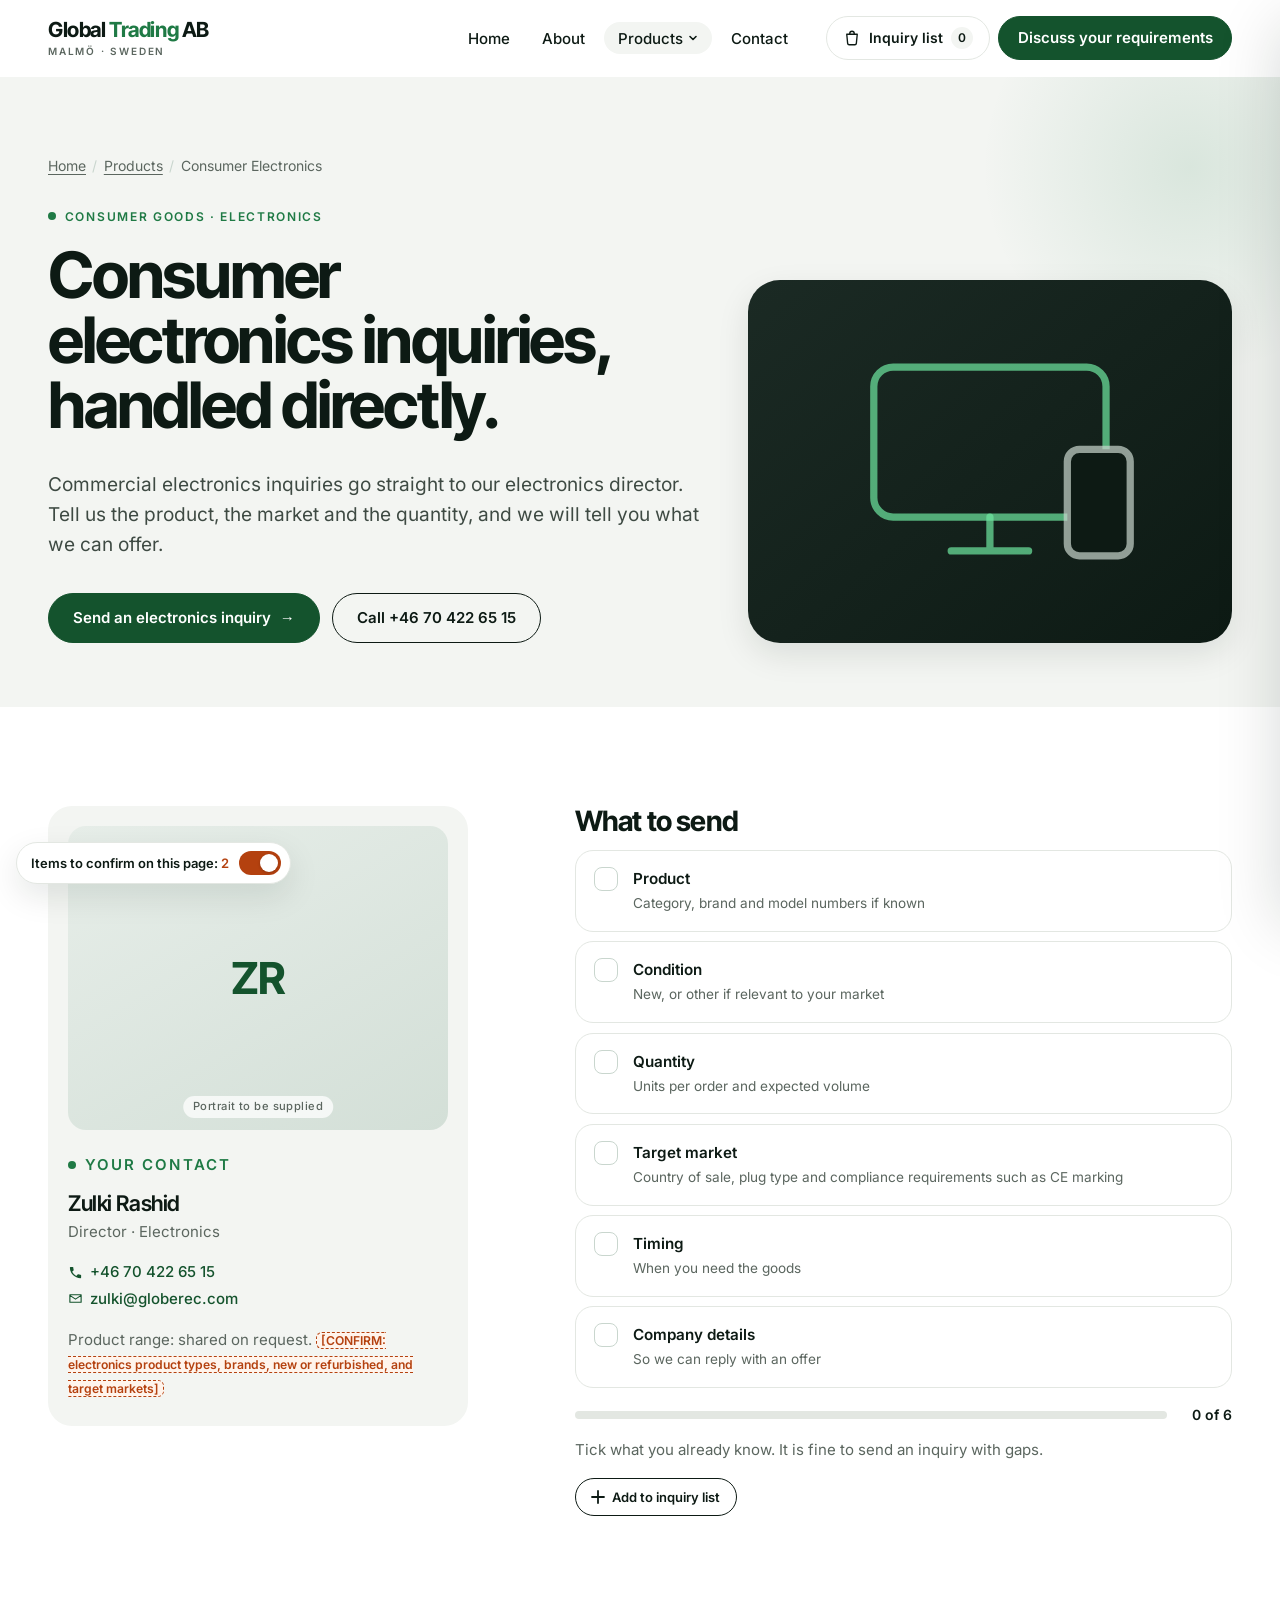
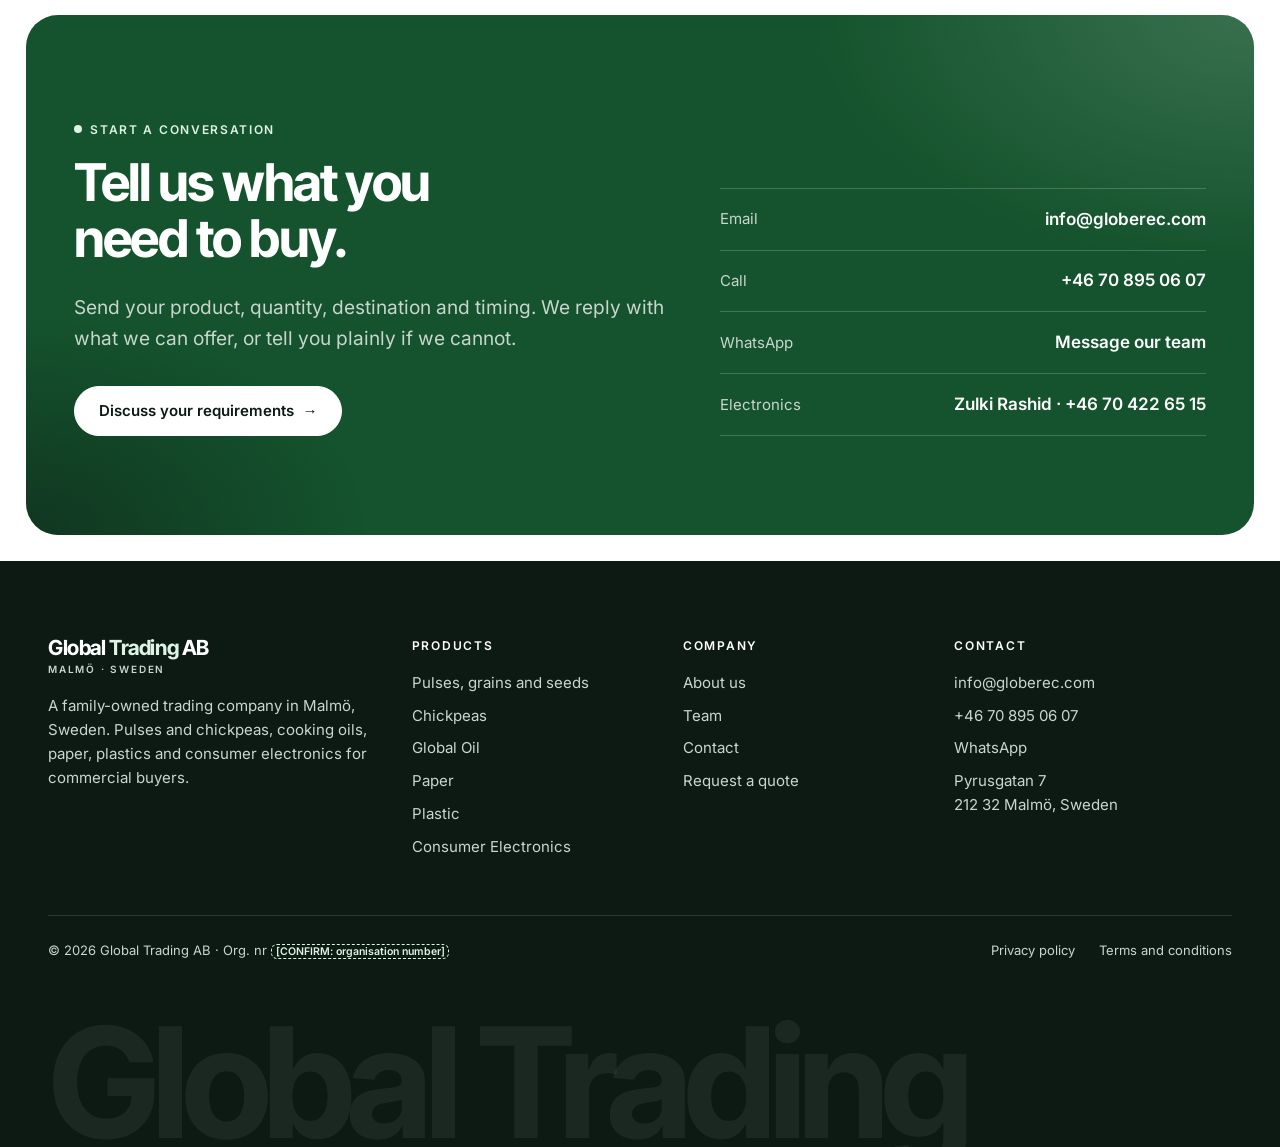
<file: consumer-electronics/index.html>
<!doctype html>
<html lang="en" class="no-js">
<head>
<meta charset="utf-8">
<meta name="viewport" content="width=device-width, initial-scale=1">
<title>Consumer Electronics | Global Trading AB</title>
<meta name="description" content="Commercial consumer electronics inquiries handled directly by our electronics director. See what to send and contact the team.">
<meta name="robots" content="noindex, nofollow">
<meta name="theme-color" content="#0D1A14">
<link rel="preload" href="../assets/fonts/inter-latin-400-normal.woff2" as="font" type="font/woff2" crossorigin>
<link rel="preload" href="../assets/fonts/inter-tight-latin-700-normal.woff2" as="font" type="font/woff2" crossorigin>
<link rel="stylesheet" href="../assets/css/site.css">
<link rel="icon" href="data:image/svg+xml,%3Csvg xmlns='http://www.w3.org/2000/svg' viewBox='0 0 32 32'%3E%3Crect width='32' height='32' rx='8' fill='%2314532D'/%3E%3Ctext x='16' y='21.5' text-anchor='middle' font-family='Arial' font-weight='700' font-size='14' fill='white'%3EGT%3C/text%3E%3C/svg%3E">

</head>
<body data-root="../">
<a class="skip-link" href="#main">Skip to content</a><header class="site-header"><div class="wrap"><a class="logo" href="../index.html"><span class="logo__name">Global <b>Trading</b> AB</span><span class="logo__tag">Malmö · Sweden</span></a><nav class="nav" aria-label="Main"><ul><li><a href="../index.html">Home</a></li><li><a href="../about-us/index.html">About</a></li><li class="nav__item is-section"><button class="nav__toggle" type="button" aria-expanded="false" aria-controls="mega-products">Products <svg width="10" height="10" viewBox="0 0 10 10" aria-hidden="true"><path d="M2 3.5l3 3 3-3" fill="none" stroke="currentColor" stroke-width="1.6" stroke-linecap="round" stroke-linejoin="round"/></svg></button><div class="mega" id="mega-products"><a class="mega__feature" href="../chickpeas/index.html"><span class="k">In focus</span><div><strong>Chickpeas we buy, hold and sell ourselves.</strong><span style="font-size:.85rem">Kabuli 7, 8 and 9 mm · Desi · Stock in Europe and Asia</span></div></a><ul class="mega__list"><li><a href="../pulses/index.html"><strong>Pulses, grains and seeds</strong><span>Lentils, peas, beans, oats and seeds</span></a></li><li><a href="../chickpeas/index.html"><strong>Chickpeas</strong><span>Kabuli and desi, on our own account</span></a></li><li><a href="../global-oil/index.html"><strong>Global Oil</strong><span>Five cooking oils</span></a></li><li><a href="../paper/index.html"><strong>Paper</strong><span>Sourced to your specification</span></a></li><li><a href="../plastic/index.html"><strong>Plastic</strong><span>Material first, then format</span></a></li><li><a href="../consumer-electronics/index.html" aria-current="page"><strong>Consumer Electronics</strong><span>Direct line to our director</span></a></li></ul><div class="mega__all"><span>Not sure which category fits?</span><a href="../our-products/index.html" class="link-arrow">All products <span class="arr" aria-hidden="true">→</span></a></div></div></li><li><a href="../contact-us/index.html">Contact</a></li></ul></nav><div class="header-actions"><button class="basket-btn" type="button" data-open="inquiry-drawer" aria-expanded="false" aria-controls="inquiry-drawer"><svg width="18" height="18" viewBox="0 0 24 24" aria-hidden="true"><path d="M5 7h14l-1.2 12.2a2 2 0 01-2 1.8H8.2a2 2 0 01-2-1.8z M9 7V6a3 3 0 016 0v1" fill="none" stroke="currentColor" stroke-width="1.8" stroke-linejoin="round"/></svg><span class="basket-btn__label">Inquiry list</span><span class="basket-btn__count">0</span><span class="sr-only"> items, inquiry list</span></button><a class="btn header-cta" href="../contact-us/index.html#inquiry">Discuss your requirements</a><button class="menu-btn" type="button" data-open="mobile-menu" aria-expanded="false" aria-controls="mobile-menu" aria-label="Open menu"><svg width="18" height="12" viewBox="0 0 18 12" aria-hidden="true"><path d="M1 1h16M1 6h16M1 11h16" stroke="currentColor" stroke-width="1.8" stroke-linecap="round"/></svg></button></div></div></header><div class="mobile-menu" id="mobile-menu" role="dialog" aria-modal="true" aria-label="Menu" aria-hidden="true"><div class="mobile-menu__top"><a class="logo" href="../index.html"><span class="logo__name">Global <b>Trading</b> AB</span><span class="logo__tag">Malmö · Sweden</span></a><button class="menu-btn" type="button" data-close aria-label="Close menu" data-autofocus><svg width="16" height="16" viewBox="0 0 16 16" aria-hidden="true"><path d="M3 3l10 10M13 3L3 13" stroke="currentColor" stroke-width="1.8" stroke-linecap="round"/></svg></button></div><nav aria-label="Mobile"><ul><li><a href="../index.html">Home</a></li><li><a href="../about-us/index.html">About</a></li><li><a href="../our-products/index.html">Products</a><ul><li><a href="../pulses/index.html">Pulses, grains and seeds</a></li><li><a href="../chickpeas/index.html">Chickpeas</a></li><li><a href="../global-oil/index.html">Global Oil</a></li><li><a href="../paper/index.html">Paper</a></li><li><a href="../plastic/index.html">Plastic</a></li><li><a href="../consumer-electronics/index.html">Consumer Electronics</a></li></ul></li><li><a href="../contact-us/index.html">Contact</a></li></ul></nav><a class="btn" href="../contact-us/index.html#inquiry">Discuss your requirements <span class="arr" aria-hidden="true">→</span></a><p class="mobile-menu__contact">info@globerec.com · +46 70 895 06 07<br>Pyrusgatan 7, 212 32 Malmö, Sweden</p></div>
<main id="main" tabindex="-1">
<section class="page-hero"><div class="wrap"><div class="page-hero__grid has-media"><div class="reveal"><nav aria-label="Breadcrumb"><ol class="breadcrumb"><li><a href="../index.html">Home</a></li><li><a href="../our-products/index.html">Products</a></li><li aria-current="page">Consumer Electronics</li></ol></nav><p class="eyebrow">Consumer goods · Electronics</p><h1>Consumer electronics inquiries, handled directly.</h1><p class="lead">Commercial electronics inquiries go straight to our electronics director. Tell us the product, the market and the quantity, and we will tell you what we can offer.</p><div class="btns btns--stack "><a class="btn" href="../contact-us/index.html?category=electronics#inquiry">Send an electronics inquiry <span class="arr" aria-hidden="true">→</span></a><a class="btn btn--outline" href="tel:+46704226515">Call +46 70 422 65 15</a></div></div><div class="page-hero__media reveal"><div class="art art--elec " style="width:100%;height:100%" role="img" aria-label="Illustration placeholder until category photography is supplied"><svg viewBox="0 0 200 150" aria-hidden="true"><rect x="52" y="36" width="96" height="62" rx="8" fill="none" stroke="#6EE7A0" stroke-opacity=".7" stroke-width="3"/><path d="M84 112h32M100 98v14" stroke="#6EE7A0" stroke-opacity=".7" stroke-width="3" stroke-linecap="round"/><rect x="132" y="70" width="26" height="44" rx="5" fill="#0D1A14" stroke="#C9D6CE" stroke-opacity=".7" stroke-width="3"/></svg></div></div></div></div></section><section class="section "><div class="wrap"><div class="split"><div class="person reveal" style="max-width:420px"><div class="person__photo" role="img" aria-label="Portrait placeholder for Zulki Rashid">ZR<small>Portrait to be supplied</small></div><p class="eyebrow">Your contact</p><h3>Zulki Rashid</h3><p class="role">Director · Electronics</p><p class="contact"><a href="tel:+46704226515"><svg width="15" height="15" viewBox="0 0 24 24" aria-hidden="true"><path d="M6.6 10.8a15.1 15.1 0 006.6 6.6l2.2-2.2a1 1 0 011-.25 11.4 11.4 0 003.6.57 1 1 0 011 1V20a1 1 0 01-1 1A17 17 0 013 4a1 1 0 011-1h3.5a1 1 0 011 1c0 1.25.2 2.45.57 3.6a1 1 0 01-.25 1z" fill="currentColor"/></svg> +46 70 422 65 15</a><br><a href="mailto:zulki@globerec.com"><svg width="15" height="15" viewBox="0 0 24 24" aria-hidden="true"><path d="M3 6h18v12H3z M3 7l9 6 9-6" fill="none" stroke="currentColor" stroke-width="1.8" stroke-linejoin="round"/></svg> zulki@globerec.com</a></p><p class="small muted">Product range: shared on request. <span class="confirm" title="To confirm before launch">[CONFIRM: electronics product types, brands, new or refurbished, and target markets]</span></p></div><div><h2 style="font-size:var(--fs-card)" class="reveal">What to send</h2><div class="reveal"><div class="spec" data-spec><label><input type="checkbox"><div><strong>Product</strong><span>Category, brand and model numbers if known</span></div></label><label><input type="checkbox"><div><strong>Condition</strong><span>New, or other if relevant to your market</span></div></label><label><input type="checkbox"><div><strong>Quantity</strong><span>Units per order and expected volume</span></div></label><label><input type="checkbox"><div><strong>Target market</strong><span>Country of sale, plug type and compliance requirements such as CE marking</span></div></label><label><input type="checkbox"><div><strong>Timing</strong><span>When you need the goods</span></div></label><label><input type="checkbox"><div><strong>Company details</strong><span>So we can reply with an offer</span></div></label></div><div class="spec-meter"><div class="spec-meter__bar"><i></i></div><output aria-live="polite">0 of 6</output></div><p class="small muted mt-1">Tick what you already know. It is fine to send an inquiry with gaps.</p><div class="btns mt-1"><button type="button" class="add-btn" data-spec-add data-add-id="elec-brief" data-add-name="Consumer electronics" data-add-cat="Consumer Electronics" data-label="Add to inquiry list" data-added="Added" aria-pressed="false"><svg class="ic-plus" width="14" height="14" viewBox="0 0 14 14" aria-hidden="true"><path d="M7 1v12M1 7h12" stroke="currentColor" stroke-width="1.8" stroke-linecap="round"/></svg><svg class="ic-check" width="14" height="14" viewBox="0 0 14 14" aria-hidden="true"><path d="M2 7.5l3 3 7-7" fill="none" stroke="currentColor" stroke-width="1.9" stroke-linecap="round" stroke-linejoin="round"/></svg><span class="lbl">Add to inquiry list</span><span class="sr-only">: Consumer electronics</span></button></div></div></div></div></div></section><section class="cta"><div class="cta__panel on-forest"><div class="wrap"><div class="split split--wide-left split--bottom"><div class="reveal"><p class="eyebrow">Start a conversation</p><h2>Tell us what you need to buy.</h2><p class="lead measure">Send your product, quantity, destination and timing. We reply with what we can offer, or tell you plainly if we cannot.</p><div class="btns btns--stack "><a class="btn btn--light" href="../contact-us/index.html#inquiry">Discuss your requirements <span class="arr" aria-hidden="true">→</span></a></div></div><div class="reveal"><div class="routes"><a href="mailto:info@globerec.com"><span>Email</span><b>info@globerec.com</b></a><a href="tel:+46708950607"><span>Call</span><b>+46 70 895 06 07</b></a><a href="https://wa.me/46708950607"><span>WhatsApp</span><b>Message our team</b></a><a href="tel:+46704226515"><span>Electronics</span><b>Zulki Rashid · +46 70 422 65 15</b></a></div></div></div></div></div></section>
</main>
<footer class="site-footer on-dark"><div class="wrap"><div class="footer__grid"><div><a class="logo" href="../index.html"><span class="logo__name">Global <b>Trading</b> AB</span><span class="logo__tag">Malmö · Sweden</span></a><p>A family-owned trading company in Malmö, Sweden. Pulses and chickpeas, cooking oils, paper, plastics and consumer electronics for commercial buyers.</p></div><div><h3>Products</h3><ul><li><a href="../pulses/index.html">Pulses, grains and seeds</a></li><li><a href="../chickpeas/index.html">Chickpeas</a></li><li><a href="../global-oil/index.html">Global Oil</a></li><li><a href="../paper/index.html">Paper</a></li><li><a href="../plastic/index.html">Plastic</a></li><li><a href="../consumer-electronics/index.html">Consumer Electronics</a></li></ul></div><div><h3>Company</h3><ul><li><a href="../about-us/index.html">About us</a></li><li><a href="../about-us/index.html#team">Team</a></li><li><a href="../contact-us/index.html">Contact</a></li><li><a href="../contact-us/index.html#inquiry">Request a quote</a></li></ul></div><div><h3>Contact</h3><ul><li><a href="mailto:info@globerec.com">info@globerec.com</a></li><li><a href="tel:+46708950607">+46 70 895 06 07</a></li><li><a href="https://wa.me/46708950607">WhatsApp</a></li><li>Pyrusgatan 7<br>212 32 Malmö, Sweden</li></ul></div></div><div class="footer__bottom"><span>© 2026 Global Trading AB · Org. nr <span class="confirm" title="To confirm before launch">[CONFIRM: organisation number]</span></span><ul><li><a href="../privacy-policy/index.html">Privacy policy</a></li><li><a href="../terms-and-conditions/index.html">Terms and conditions</a></li></ul></div><div class="footer__big" aria-hidden="true"></div></div></footer>
<div class="drawer-scrim"></div><aside class="drawer" id="inquiry-drawer" role="dialog" aria-modal="true" aria-labelledby="drawer-title" aria-hidden="true"><div class="drawer__head"><h2 id="drawer-title">Your inquiry list</h2><button class="icon-btn" type="button" data-close aria-label="Close inquiry list" data-autofocus><svg width="14" height="14" viewBox="0 0 14 14" aria-hidden="true"><path d="M2 2l10 10M12 2L2 12" stroke="currentColor" stroke-width="1.8" stroke-linecap="round"/></svg></button></div><div class="drawer__body"><div class="drawer__empty" id="basket-empty"><svg width="40" height="40" viewBox="0 0 24 24" aria-hidden="true"><path d="M5 7h14l-1.2 12.2a2 2 0 01-2 1.8H8.2a2 2 0 01-2-1.8z M9 7V6a3 3 0 016 0v1" fill="none" stroke="currentColor" stroke-width="1.8" stroke-linejoin="round"/></svg><p><strong>Nothing added yet.</strong></p><p class="small">Use <em>Add to inquiry</em> on any product to build one request for several products.</p><a class="btn btn--outline btn--sm" href="../our-products/index.html" data-closes>Browse products</a></div><ul class="basket-list" id="basket-list" hidden></ul></div><div class="drawer__foot" id="basket-foot" hidden><a class="btn" href="../contact-us/index.html#inquiry" data-closes>Continue to inquiry <span class="arr" aria-hidden="true">→</span></a><button class="btn btn--outline btn--sm" type="button" data-clear-list>Clear list</button><p class="small muted mb-0">You add the quantities and destination in the next step.</p></div></aside>
<div class="review-bar" role="region" aria-label="Review notes"><span class="txt">Items to confirm on this page: <b>0</b></span><button class="switch" type="button" role="switch" aria-checked="true" aria-label="Show items to confirm"></button></div>

<script src="../assets/js/site.js" defer></script>
</body>
</html>
</file>
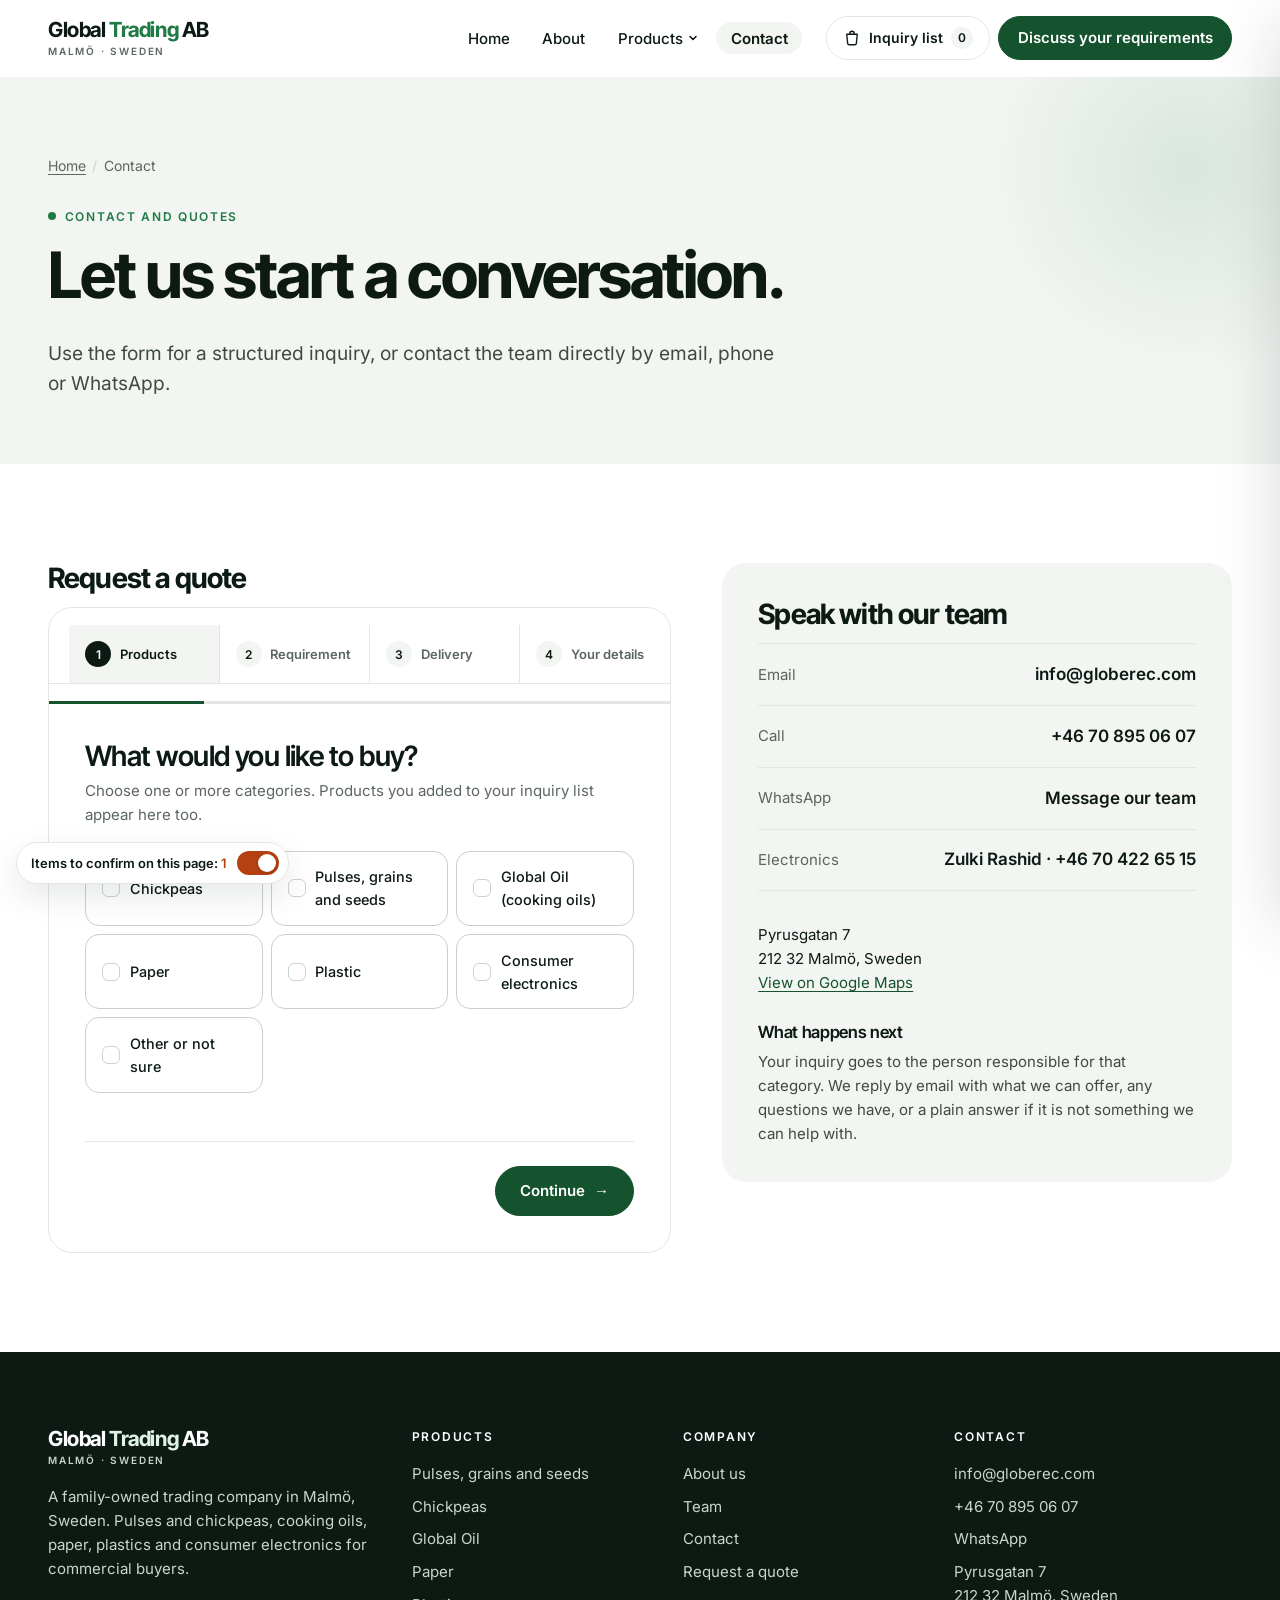
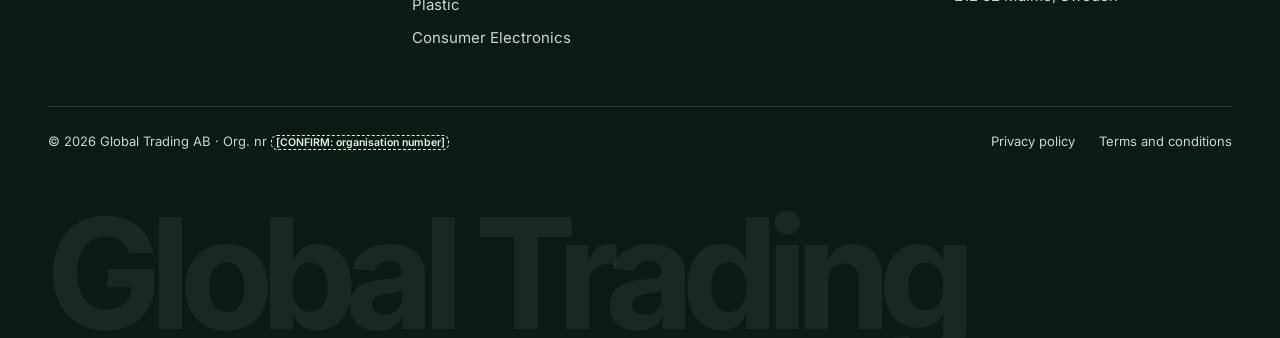
<file: contact-us/index.html>
<!doctype html>
<html lang="en" class="no-js">
<head>
<meta charset="utf-8">
<meta name="viewport" content="width=device-width, initial-scale=1">
<title>Contact Us | Global Trading AB</title>
<meta name="description" content="Request a quote or contact Global Trading AB in Malmö by email, phone or WhatsApp. Pulses, chickpeas, cooking oils, paper, plastic and electronics.">
<meta name="robots" content="noindex, nofollow">
<meta name="theme-color" content="#0D1A14">
<link rel="preload" href="../assets/fonts/inter-latin-400-normal.woff2" as="font" type="font/woff2" crossorigin>
<link rel="preload" href="../assets/fonts/inter-tight-latin-700-normal.woff2" as="font" type="font/woff2" crossorigin>
<link rel="stylesheet" href="../assets/css/site.css">
<link rel="icon" href="data:image/svg+xml,%3Csvg xmlns='http://www.w3.org/2000/svg' viewBox='0 0 32 32'%3E%3Crect width='32' height='32' rx='8' fill='%2314532D'/%3E%3Ctext x='16' y='21.5' text-anchor='middle' font-family='Arial' font-weight='700' font-size='14' fill='white'%3EGT%3C/text%3E%3C/svg%3E">

</head>
<body data-root="../">
<a class="skip-link" href="#main">Skip to content</a><header class="site-header"><div class="wrap"><a class="logo" href="../index.html"><span class="logo__name">Global <b>Trading</b> AB</span><span class="logo__tag">Malmö · Sweden</span></a><nav class="nav" aria-label="Main"><ul><li><a href="../index.html">Home</a></li><li><a href="../about-us/index.html">About</a></li><li class="nav__item"><button class="nav__toggle" type="button" aria-expanded="false" aria-controls="mega-products">Products <svg width="10" height="10" viewBox="0 0 10 10" aria-hidden="true"><path d="M2 3.5l3 3 3-3" fill="none" stroke="currentColor" stroke-width="1.6" stroke-linecap="round" stroke-linejoin="round"/></svg></button><div class="mega" id="mega-products"><a class="mega__feature" href="../chickpeas/index.html"><span class="k">In focus</span><div><strong>Chickpeas we buy, hold and sell ourselves.</strong><span style="font-size:.85rem">Kabuli 7, 8 and 9 mm · Desi · Stock in Europe and Asia</span></div></a><ul class="mega__list"><li><a href="../pulses/index.html"><strong>Pulses, grains and seeds</strong><span>Lentils, peas, beans, oats and seeds</span></a></li><li><a href="../chickpeas/index.html"><strong>Chickpeas</strong><span>Kabuli and desi, on our own account</span></a></li><li><a href="../global-oil/index.html"><strong>Global Oil</strong><span>Five cooking oils</span></a></li><li><a href="../paper/index.html"><strong>Paper</strong><span>Sourced to your specification</span></a></li><li><a href="../plastic/index.html"><strong>Plastic</strong><span>Material first, then format</span></a></li><li><a href="../consumer-electronics/index.html"><strong>Consumer Electronics</strong><span>Direct line to our director</span></a></li></ul><div class="mega__all"><span>Not sure which category fits?</span><a href="../our-products/index.html" class="link-arrow">All products <span class="arr" aria-hidden="true">→</span></a></div></div></li><li><a href="../contact-us/index.html" aria-current="page">Contact</a></li></ul></nav><div class="header-actions"><button class="basket-btn" type="button" data-open="inquiry-drawer" aria-expanded="false" aria-controls="inquiry-drawer"><svg width="18" height="18" viewBox="0 0 24 24" aria-hidden="true"><path d="M5 7h14l-1.2 12.2a2 2 0 01-2 1.8H8.2a2 2 0 01-2-1.8z M9 7V6a3 3 0 016 0v1" fill="none" stroke="currentColor" stroke-width="1.8" stroke-linejoin="round"/></svg><span class="basket-btn__label">Inquiry list</span><span class="basket-btn__count">0</span><span class="sr-only"> items, inquiry list</span></button><a class="btn header-cta" href="../contact-us/index.html#inquiry">Discuss your requirements</a><button class="menu-btn" type="button" data-open="mobile-menu" aria-expanded="false" aria-controls="mobile-menu" aria-label="Open menu"><svg width="18" height="12" viewBox="0 0 18 12" aria-hidden="true"><path d="M1 1h16M1 6h16M1 11h16" stroke="currentColor" stroke-width="1.8" stroke-linecap="round"/></svg></button></div></div></header><div class="mobile-menu" id="mobile-menu" role="dialog" aria-modal="true" aria-label="Menu" aria-hidden="true"><div class="mobile-menu__top"><a class="logo" href="../index.html"><span class="logo__name">Global <b>Trading</b> AB</span><span class="logo__tag">Malmö · Sweden</span></a><button class="menu-btn" type="button" data-close aria-label="Close menu" data-autofocus><svg width="16" height="16" viewBox="0 0 16 16" aria-hidden="true"><path d="M3 3l10 10M13 3L3 13" stroke="currentColor" stroke-width="1.8" stroke-linecap="round"/></svg></button></div><nav aria-label="Mobile"><ul><li><a href="../index.html">Home</a></li><li><a href="../about-us/index.html">About</a></li><li><a href="../our-products/index.html">Products</a><ul><li><a href="../pulses/index.html">Pulses, grains and seeds</a></li><li><a href="../chickpeas/index.html">Chickpeas</a></li><li><a href="../global-oil/index.html">Global Oil</a></li><li><a href="../paper/index.html">Paper</a></li><li><a href="../plastic/index.html">Plastic</a></li><li><a href="../consumer-electronics/index.html">Consumer Electronics</a></li></ul></li><li><a href="../contact-us/index.html">Contact</a></li></ul></nav><a class="btn" href="../contact-us/index.html#inquiry">Discuss your requirements <span class="arr" aria-hidden="true">→</span></a><p class="mobile-menu__contact">info@globerec.com · +46 70 895 06 07<br>Pyrusgatan 7, 212 32 Malmö, Sweden</p></div>
<main id="main" tabindex="-1">
<section class="page-hero"><div class="wrap"><div class="page-hero__grid"><div class="reveal"><nav aria-label="Breadcrumb"><ol class="breadcrumb"><li><a href="../index.html">Home</a></li><li aria-current="page">Contact</li></ol></nav><p class="eyebrow">Contact and quotes</p><h1>Let us start a conversation.</h1><p class="lead">Use the form for a structured inquiry, or contact the team directly by email, phone or WhatsApp.</p></div></div></div></section><section class="section "><div class="wrap"><div class="split split--wide-left" ><div class="reveal"><h2 style="font-size:var(--fs-card)" id="request-a-quote">Request a quote</h2><div class="quote" id="inquiry">
<ol class="quote__steps" aria-label="Inquiry progress"><li><i>1</i><span>Products</span></li><li><i>2</i><span>Requirement</span></li><li><i>3</i><span>Delivery</span></li><li><i>4</i><span>Your details</span></li></ol>
<div class="quote__bar" aria-hidden="true"><i></i></div>
<form class="quote__body" id="quote-form" novalidate>
<div class="form-error" role="alert"></div>
<fieldset>
<legend>What would you like to buy?</legend>
<p class="hint">Choose one or more categories. Products you added to your inquiry list appear here too.</p>
<div class="choice-grid"><label class="choice"><input type="checkbox" name="category" value="Chickpeas"><span>Chickpeas</span></label><label class="choice"><input type="checkbox" name="category" value="Pulses, grains and seeds"><span>Pulses, grains and seeds</span></label><label class="choice"><input type="checkbox" name="category" value="Global Oil (cooking oils)"><span>Global Oil (cooking oils)</span></label><label class="choice"><input type="checkbox" name="category" value="Paper"><span>Paper</span></label><label class="choice"><input type="checkbox" name="category" value="Plastic"><span>Plastic</span></label><label class="choice"><input type="checkbox" name="category" value="Consumer electronics"><span>Consumer electronics</span></label><label class="choice"><input type="checkbox" name="category" value="Other or not sure"><span>Other or not sure</span></label></div>
<div data-q-list class="mt-1"></div>
</fieldset>
<fieldset hidden>
<legend>Your requirement</legend>
<p class="hint">Product, variety, size or grade, and any specification. Send what you have.</p>
<div class="fields">
<div class="field"><label for="q-spec">Product and specification</label><textarea id="q-spec" name="spec" required aria-describedby="q-spec-err" placeholder="For example: Kabuli chickpeas 8 mm, moisture max 14%, machine cleaned"></textarea><p class="err" id="q-spec-err">Tell us the product and any specification you have.</p></div>
<div class="fields fields--2">
<div class="field"><label for="q-qty">Quantity</label><input id="q-qty" name="qty" required aria-describedby="q-qty-err" placeholder="For example: 2 × 20ft containers"><p class="err" id="q-qty-err">Add an approximate quantity.</p></div>
<div class="field"><label for="q-pack">Packing <span class="opt">(optional)</span></label><input id="q-pack" name="packing" placeholder="For example: 25 kg PP bags"></div>
</div></div>
</fieldset>
<fieldset hidden>
<legend>Delivery</legend>
<p class="hint">Where the goods should go, and when.</p>
<div class="fields fields--2">
<div class="field"><label for="q-dest">Destination country and port</label><input id="q-dest" name="dest" required aria-describedby="q-dest-err" placeholder="For example: Gdynia, Poland"><p class="err" id="q-dest-err">Add the destination.</p></div>
<div class="field"><label for="q-timing">Shipment window <span class="opt">(optional)</span></label><input id="q-timing" name="timing" placeholder="For example: March 2027"></div>
<div class="field field--full"><label for="q-origin">Preferred origin or documents <span class="opt">(optional)</span></label><input id="q-origin" name="origin" placeholder="For example: Canadian origin, phytosanitary certificate"></div>
</div>
</fieldset>
<fieldset hidden>
<legend>Your details</legend>
<p class="hint">So the right person can reply with an offer.</p>
<div data-summary class="summary"></div>
<div class="fields fields--2">
<div class="field"><label for="q-name">Name</label><input id="q-name" name="name" autocomplete="name" required aria-describedby="q-name-err"><p class="err" id="q-name-err">Add your name.</p></div>
<div class="field"><label for="q-company">Company</label><input id="q-company" name="company" autocomplete="organization" required aria-describedby="q-company-err"><p class="err" id="q-company-err">Add your company.</p></div>
<div class="field"><label for="q-email">Business email</label><input id="q-email" name="email" type="email" autocomplete="email" required aria-describedby="q-email-err"><p class="err" id="q-email-err">Add a valid email address.</p></div>
<div class="field"><label for="q-phone">Phone or WhatsApp <span class="opt">(optional)</span></label><input id="q-phone" name="phone" type="tel" autocomplete="tel"></div>
<div class="field field--full"><label for="q-country">Country <span class="opt">(optional)</span></label><select id="q-country" name="country" autocomplete="country-name"><option value="">Choose a country</option><option>Sweden</option><option>Denmark</option><option>Norway</option><option>Finland</option><option>Germany</option><option>Netherlands</option><option>United Kingdom</option><option>Poland</option><option>France</option><option>Spain</option><option>Italy</option><option>Other</option></select></div>
</div>
<p class="consent">We use these details only to respond to your inquiry. See our <a href="../privacy-policy/index.html">privacy policy</a>.</p>
</fieldset>
<div class="quote__nav"><button type="button" class="btn btn--outline" data-prev hidden><span aria-hidden="true">←</span> Back</button><button type="submit" class="btn" data-next style="margin-left:auto">Continue <span class="arr" aria-hidden="true">→</span></button></div>
</form>
</div></div><div class="reveal"><aside class="aside-card"><h2>Speak with our team</h2><div class="routes routes--light"><a href="mailto:info@globerec.com"><span>Email</span><b>info@globerec.com</b></a><a href="tel:+46708950607"><span>Call</span><b>+46 70 895 06 07</b></a><a href="https://wa.me/46708950607"><span>WhatsApp</span><b>Message our team</b></a><a href="tel:+46704226515"><span>Electronics</span><b>Zulki Rashid · +46 70 422 65 15</b></a></div><p class="small mt-2">Pyrusgatan 7<br>212 32 Malmö, Sweden<br><a href="https://www.google.com/maps/search/?api=1&amp;query=Pyrusgatan%207%2C%20212%2032%20Malm%C3%B6">View on Google Maps</a></p><h3 style="font-size:1.05rem;margin-top:1.75rem">What happens next</h3><p class="small ink2">Your inquiry goes to the person responsible for that category. We reply by email with what we can offer, any questions we have, or a plain answer if it is not something we can help with.</p></aside></div></div></div></section>
</main>
<footer class="site-footer on-dark"><div class="wrap"><div class="footer__grid"><div><a class="logo" href="../index.html"><span class="logo__name">Global <b>Trading</b> AB</span><span class="logo__tag">Malmö · Sweden</span></a><p>A family-owned trading company in Malmö, Sweden. Pulses and chickpeas, cooking oils, paper, plastics and consumer electronics for commercial buyers.</p></div><div><h3>Products</h3><ul><li><a href="../pulses/index.html">Pulses, grains and seeds</a></li><li><a href="../chickpeas/index.html">Chickpeas</a></li><li><a href="../global-oil/index.html">Global Oil</a></li><li><a href="../paper/index.html">Paper</a></li><li><a href="../plastic/index.html">Plastic</a></li><li><a href="../consumer-electronics/index.html">Consumer Electronics</a></li></ul></div><div><h3>Company</h3><ul><li><a href="../about-us/index.html">About us</a></li><li><a href="../about-us/index.html#team">Team</a></li><li><a href="../contact-us/index.html">Contact</a></li><li><a href="../contact-us/index.html#inquiry">Request a quote</a></li></ul></div><div><h3>Contact</h3><ul><li><a href="mailto:info@globerec.com">info@globerec.com</a></li><li><a href="tel:+46708950607">+46 70 895 06 07</a></li><li><a href="https://wa.me/46708950607">WhatsApp</a></li><li>Pyrusgatan 7<br>212 32 Malmö, Sweden</li></ul></div></div><div class="footer__bottom"><span>© 2026 Global Trading AB · Org. nr <span class="confirm" title="To confirm before launch">[CONFIRM: organisation number]</span></span><ul><li><a href="../privacy-policy/index.html">Privacy policy</a></li><li><a href="../terms-and-conditions/index.html">Terms and conditions</a></li></ul></div><div class="footer__big" aria-hidden="true"></div></div></footer>
<div class="drawer-scrim"></div><aside class="drawer" id="inquiry-drawer" role="dialog" aria-modal="true" aria-labelledby="drawer-title" aria-hidden="true"><div class="drawer__head"><h2 id="drawer-title">Your inquiry list</h2><button class="icon-btn" type="button" data-close aria-label="Close inquiry list" data-autofocus><svg width="14" height="14" viewBox="0 0 14 14" aria-hidden="true"><path d="M2 2l10 10M12 2L2 12" stroke="currentColor" stroke-width="1.8" stroke-linecap="round"/></svg></button></div><div class="drawer__body"><div class="drawer__empty" id="basket-empty"><svg width="40" height="40" viewBox="0 0 24 24" aria-hidden="true"><path d="M5 7h14l-1.2 12.2a2 2 0 01-2 1.8H8.2a2 2 0 01-2-1.8z M9 7V6a3 3 0 016 0v1" fill="none" stroke="currentColor" stroke-width="1.8" stroke-linejoin="round"/></svg><p><strong>Nothing added yet.</strong></p><p class="small">Use <em>Add to inquiry</em> on any product to build one request for several products.</p><a class="btn btn--outline btn--sm" href="../our-products/index.html" data-closes>Browse products</a></div><ul class="basket-list" id="basket-list" hidden></ul></div><div class="drawer__foot" id="basket-foot" hidden><a class="btn" href="../contact-us/index.html#inquiry" data-closes>Continue to inquiry <span class="arr" aria-hidden="true">→</span></a><button class="btn btn--outline btn--sm" type="button" data-clear-list>Clear list</button><p class="small muted mb-0">You add the quantities and destination in the next step.</p></div></aside>
<div class="review-bar" role="region" aria-label="Review notes"><span class="txt">Items to confirm on this page: <b>0</b></span><button class="switch" type="button" role="switch" aria-checked="true" aria-label="Show items to confirm"></button></div>

<script src="../assets/js/site.js" defer></script>
</body>
</html>
</file>
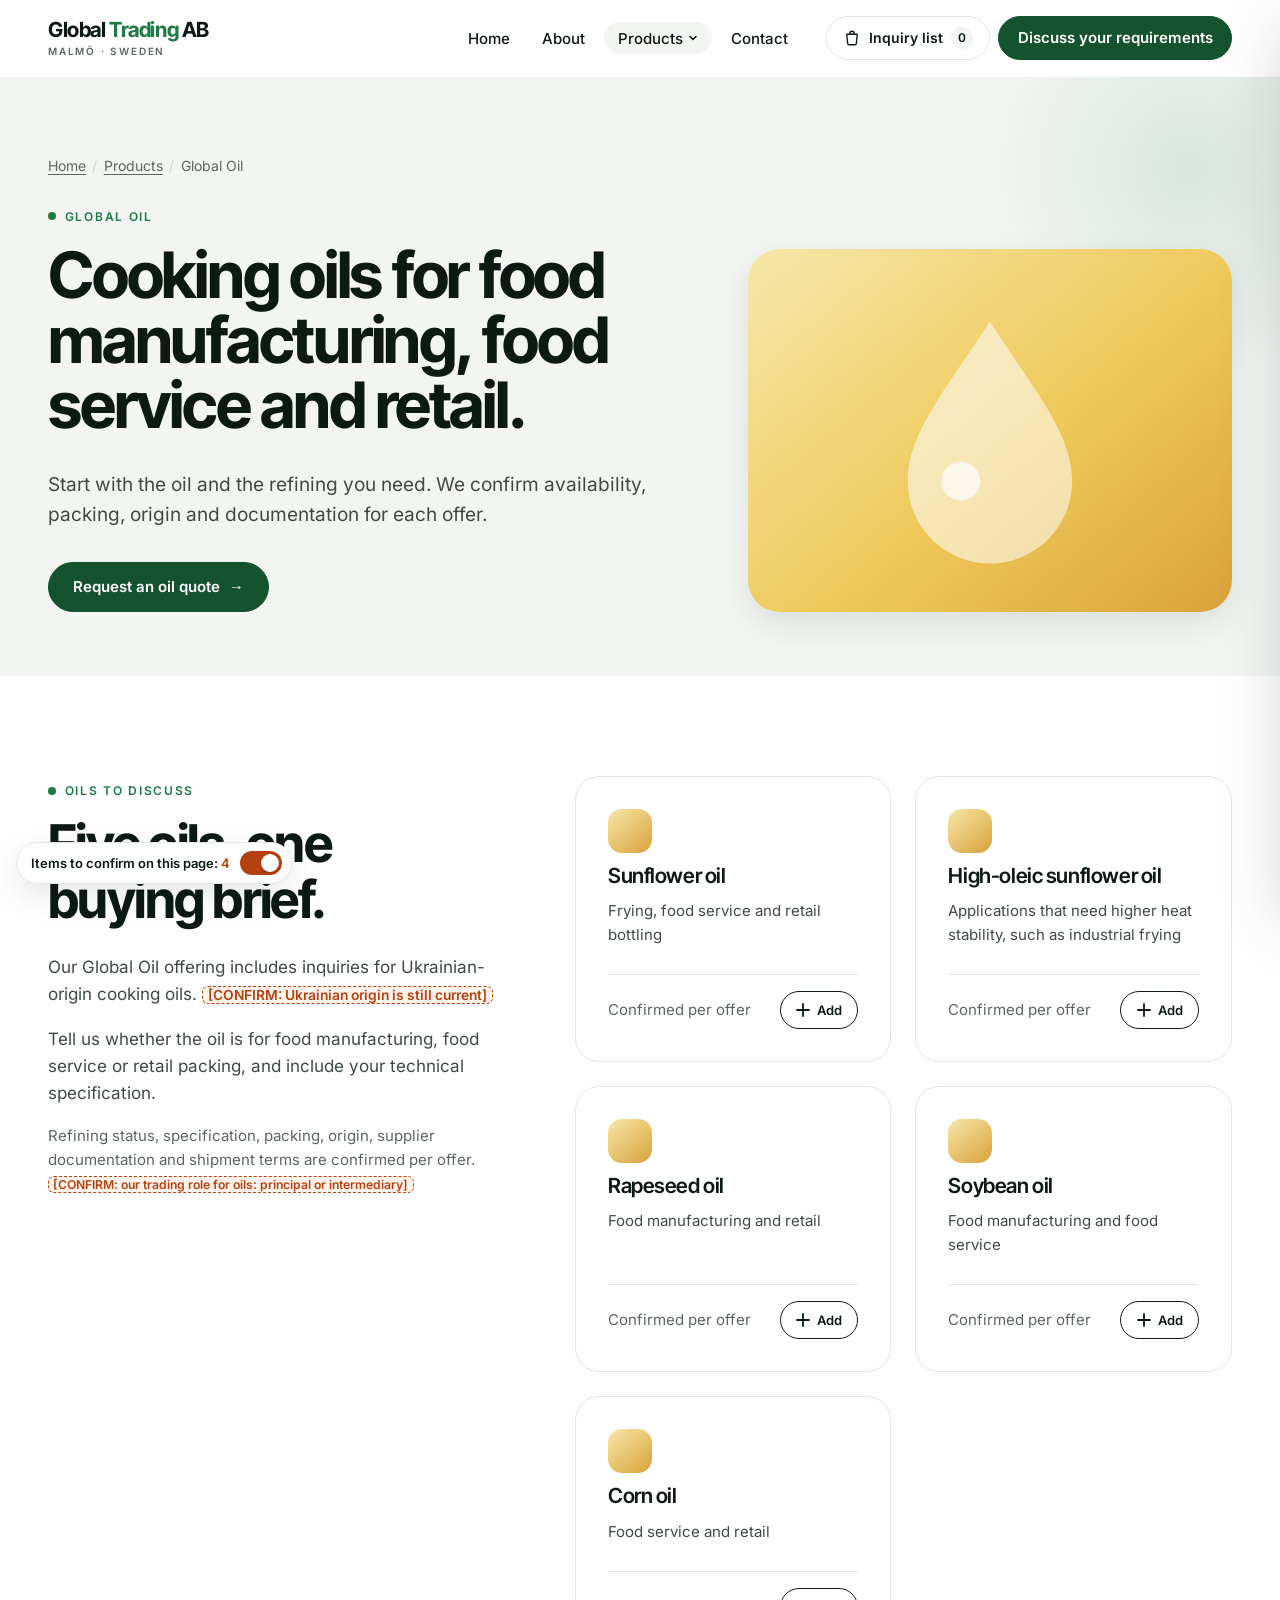
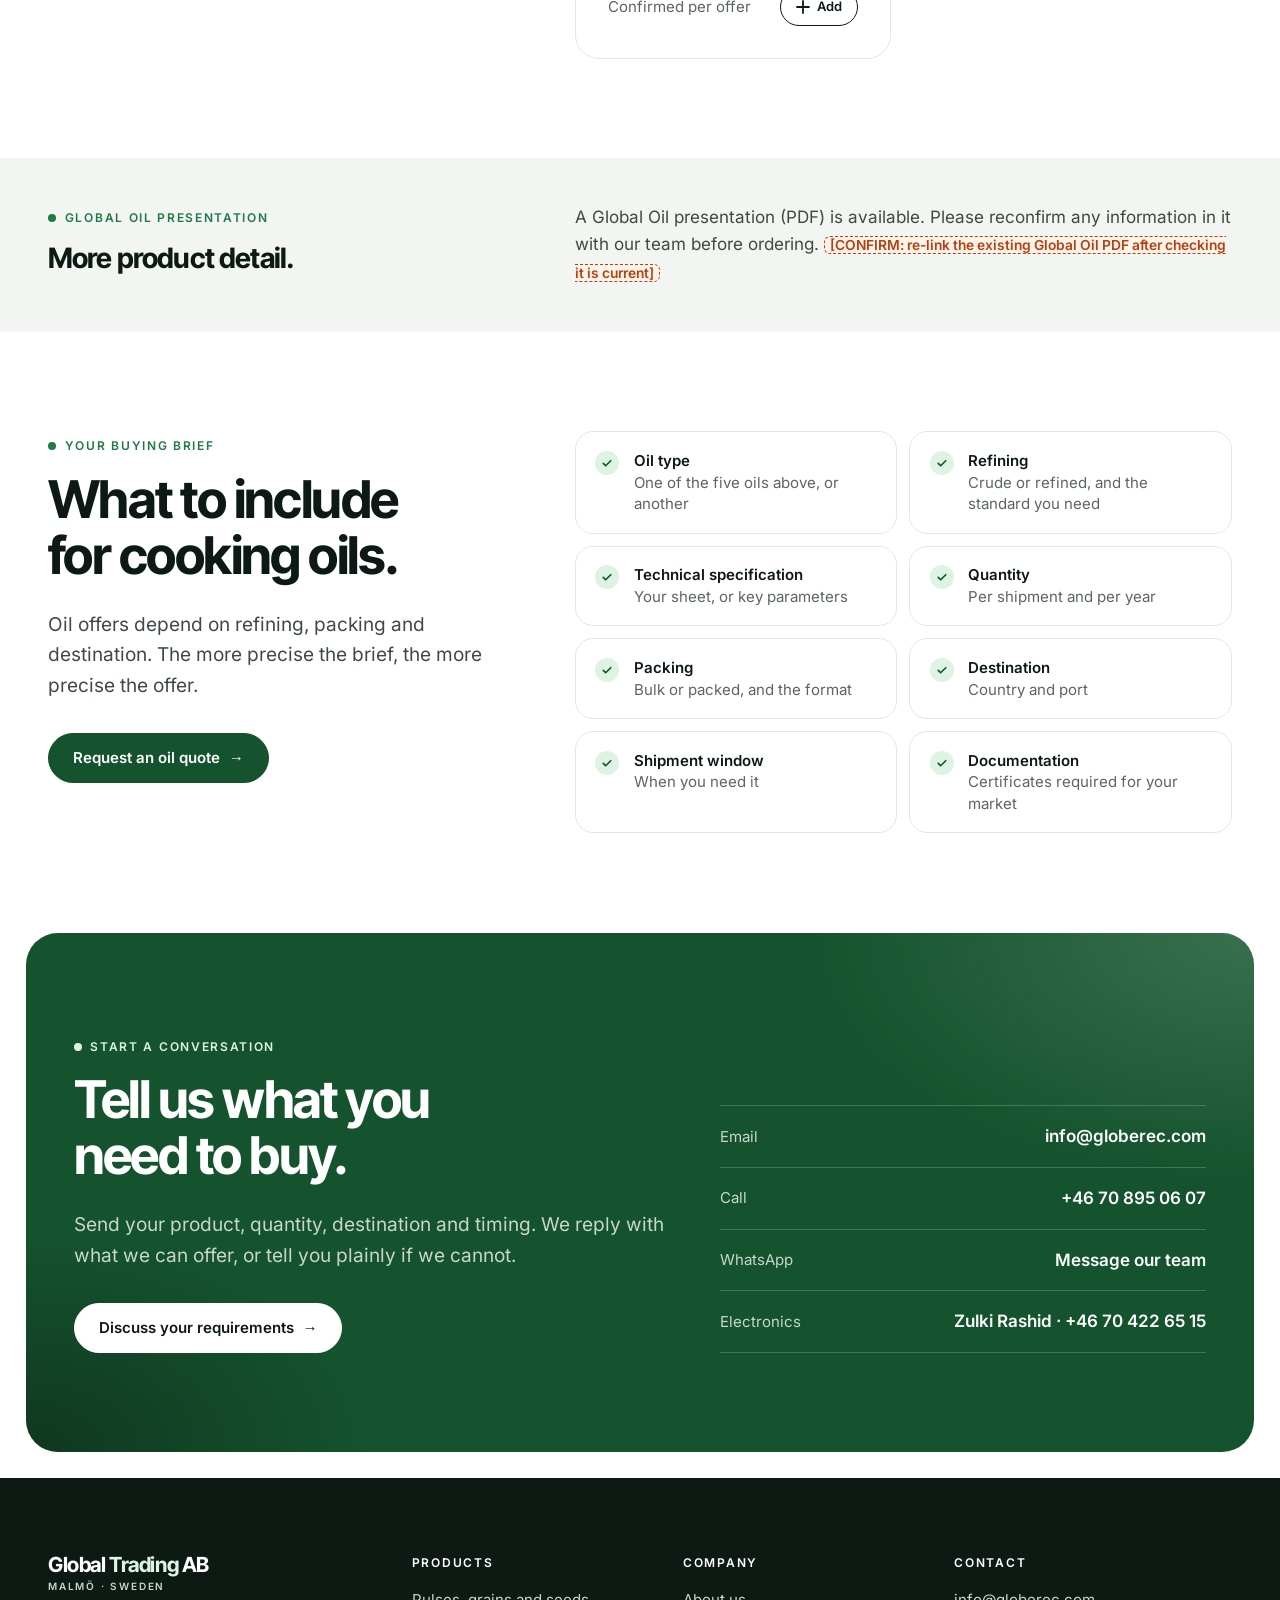
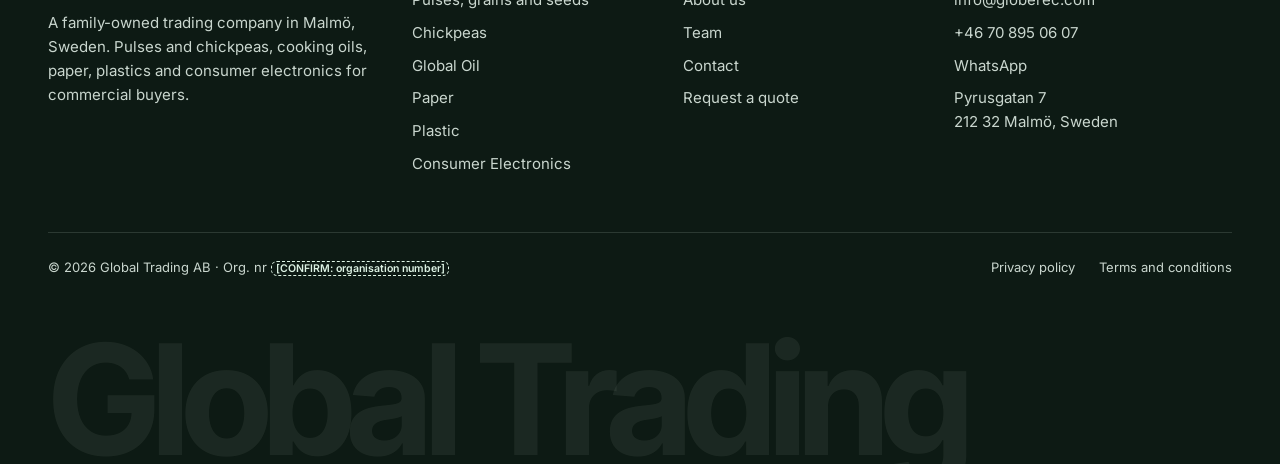
<file: global-oil/index.html>
<!doctype html>
<html lang="en" class="no-js">
<head>
<meta charset="utf-8">
<meta name="viewport" content="width=device-width, initial-scale=1">
<title>Global Oil | Global Trading AB</title>
<meta name="description" content="Sunflower, high-oleic sunflower, rapeseed, soybean and corn oil inquiries for food manufacturing, food service and retail. See what to include.">
<meta name="robots" content="noindex, nofollow">
<meta name="theme-color" content="#0D1A14">
<link rel="preload" href="../assets/fonts/inter-latin-400-normal.woff2" as="font" type="font/woff2" crossorigin>
<link rel="preload" href="../assets/fonts/inter-tight-latin-700-normal.woff2" as="font" type="font/woff2" crossorigin>
<link rel="stylesheet" href="../assets/css/site.css">
<link rel="icon" href="data:image/svg+xml,%3Csvg xmlns='http://www.w3.org/2000/svg' viewBox='0 0 32 32'%3E%3Crect width='32' height='32' rx='8' fill='%2314532D'/%3E%3Ctext x='16' y='21.5' text-anchor='middle' font-family='Arial' font-weight='700' font-size='14' fill='white'%3EGT%3C/text%3E%3C/svg%3E">

</head>
<body data-root="../">
<a class="skip-link" href="#main">Skip to content</a><header class="site-header"><div class="wrap"><a class="logo" href="../index.html"><span class="logo__name">Global <b>Trading</b> AB</span><span class="logo__tag">Malmö · Sweden</span></a><nav class="nav" aria-label="Main"><ul><li><a href="../index.html">Home</a></li><li><a href="../about-us/index.html">About</a></li><li class="nav__item is-section"><button class="nav__toggle" type="button" aria-expanded="false" aria-controls="mega-products">Products <svg width="10" height="10" viewBox="0 0 10 10" aria-hidden="true"><path d="M2 3.5l3 3 3-3" fill="none" stroke="currentColor" stroke-width="1.6" stroke-linecap="round" stroke-linejoin="round"/></svg></button><div class="mega" id="mega-products"><a class="mega__feature" href="../chickpeas/index.html"><span class="k">In focus</span><div><strong>Chickpeas we buy, hold and sell ourselves.</strong><span style="font-size:.85rem">Kabuli 7, 8 and 9 mm · Desi · Stock in Europe and Asia</span></div></a><ul class="mega__list"><li><a href="../pulses/index.html"><strong>Pulses, grains and seeds</strong><span>Lentils, peas, beans, oats and seeds</span></a></li><li><a href="../chickpeas/index.html"><strong>Chickpeas</strong><span>Kabuli and desi, on our own account</span></a></li><li><a href="../global-oil/index.html" aria-current="page"><strong>Global Oil</strong><span>Five cooking oils</span></a></li><li><a href="../paper/index.html"><strong>Paper</strong><span>Sourced to your specification</span></a></li><li><a href="../plastic/index.html"><strong>Plastic</strong><span>Material first, then format</span></a></li><li><a href="../consumer-electronics/index.html"><strong>Consumer Electronics</strong><span>Direct line to our director</span></a></li></ul><div class="mega__all"><span>Not sure which category fits?</span><a href="../our-products/index.html" class="link-arrow">All products <span class="arr" aria-hidden="true">→</span></a></div></div></li><li><a href="../contact-us/index.html">Contact</a></li></ul></nav><div class="header-actions"><button class="basket-btn" type="button" data-open="inquiry-drawer" aria-expanded="false" aria-controls="inquiry-drawer"><svg width="18" height="18" viewBox="0 0 24 24" aria-hidden="true"><path d="M5 7h14l-1.2 12.2a2 2 0 01-2 1.8H8.2a2 2 0 01-2-1.8z M9 7V6a3 3 0 016 0v1" fill="none" stroke="currentColor" stroke-width="1.8" stroke-linejoin="round"/></svg><span class="basket-btn__label">Inquiry list</span><span class="basket-btn__count">0</span><span class="sr-only"> items, inquiry list</span></button><a class="btn header-cta" href="../contact-us/index.html#inquiry">Discuss your requirements</a><button class="menu-btn" type="button" data-open="mobile-menu" aria-expanded="false" aria-controls="mobile-menu" aria-label="Open menu"><svg width="18" height="12" viewBox="0 0 18 12" aria-hidden="true"><path d="M1 1h16M1 6h16M1 11h16" stroke="currentColor" stroke-width="1.8" stroke-linecap="round"/></svg></button></div></div></header><div class="mobile-menu" id="mobile-menu" role="dialog" aria-modal="true" aria-label="Menu" aria-hidden="true"><div class="mobile-menu__top"><a class="logo" href="../index.html"><span class="logo__name">Global <b>Trading</b> AB</span><span class="logo__tag">Malmö · Sweden</span></a><button class="menu-btn" type="button" data-close aria-label="Close menu" data-autofocus><svg width="16" height="16" viewBox="0 0 16 16" aria-hidden="true"><path d="M3 3l10 10M13 3L3 13" stroke="currentColor" stroke-width="1.8" stroke-linecap="round"/></svg></button></div><nav aria-label="Mobile"><ul><li><a href="../index.html">Home</a></li><li><a href="../about-us/index.html">About</a></li><li><a href="../our-products/index.html">Products</a><ul><li><a href="../pulses/index.html">Pulses, grains and seeds</a></li><li><a href="../chickpeas/index.html">Chickpeas</a></li><li><a href="../global-oil/index.html">Global Oil</a></li><li><a href="../paper/index.html">Paper</a></li><li><a href="../plastic/index.html">Plastic</a></li><li><a href="../consumer-electronics/index.html">Consumer Electronics</a></li></ul></li><li><a href="../contact-us/index.html">Contact</a></li></ul></nav><a class="btn" href="../contact-us/index.html#inquiry">Discuss your requirements <span class="arr" aria-hidden="true">→</span></a><p class="mobile-menu__contact">info@globerec.com · +46 70 895 06 07<br>Pyrusgatan 7, 212 32 Malmö, Sweden</p></div>
<main id="main" tabindex="-1">
<section class="page-hero"><div class="wrap"><div class="page-hero__grid has-media"><div class="reveal"><nav aria-label="Breadcrumb"><ol class="breadcrumb"><li><a href="../index.html">Home</a></li><li><a href="../our-products/index.html">Products</a></li><li aria-current="page">Global Oil</li></ol></nav><p class="eyebrow">Global Oil</p><h1>Cooking oils for food manufacturing, food service and retail.</h1><p class="lead">Start with the oil and the refining you need. We confirm availability, packing, origin and documentation for each offer.</p><div class="btns btns--stack "><a class="btn" href="../contact-us/index.html?category=global-oil#inquiry">Request an oil quote <span class="arr" aria-hidden="true">→</span></a></div></div><div class="page-hero__media reveal"><div class="art art--oil " style="width:100%;height:100%" role="img" aria-label="Illustration placeholder until category photography is supplied"><svg viewBox="0 0 200 150" aria-hidden="true"><path d="M100 30c18 28 34 46 34 66a34 34 0 01-68 0c0-20 16-38 34-66z" fill="#fff" fill-opacity=".55"/><circle cx="88" cy="96" r="8" fill="#fff" fill-opacity=".7"/></svg></div></div></div></div></section><section class="section "><div class="wrap"><div class="split"><div class="reveal"><p class="eyebrow">Oils to discuss</p><h2>Five oils, one buying brief.</h2><p class="ink2">Our Global Oil offering includes inquiries for Ukrainian-origin cooking oils. <span class="confirm" title="To confirm before launch">[CONFIRM: Ukrainian origin is still current]</span></p><p class="ink2">Tell us whether the oil is for food manufacturing, food service or retail packing, and include your technical specification.</p><p class="small muted">Refining status, specification, packing, origin, supplier documentation and shipment terms are confirmed per offer. <span class="confirm" title="To confirm before launch">[CONFIRM: our trading role for oils: principal or intermediary]</span></p></div><div class="cards cards--2 reveal-stagger"><div class="card card--hover"><div style="width:44px;height:44px;border-radius:14px;background:linear-gradient(140deg,#F6E7A8,#D9A23A)" aria-hidden="true"></div><h3 style="font-size:1.3rem">Sunflower oil</h3><p class="ink2 small">Frying, food service and retail bottling</p><div class="card__foot"><span class="muted small">Confirmed per offer</span><button type="button" class="add-btn" data-add-id="sunflower" data-add-name="Sunflower oil" data-add-cat="Global Oil" data-label="Add" data-added="Added" aria-pressed="false"><svg class="ic-plus" width="14" height="14" viewBox="0 0 14 14" aria-hidden="true"><path d="M7 1v12M1 7h12" stroke="currentColor" stroke-width="1.8" stroke-linecap="round"/></svg><svg class="ic-check" width="14" height="14" viewBox="0 0 14 14" aria-hidden="true"><path d="M2 7.5l3 3 7-7" fill="none" stroke="currentColor" stroke-width="1.9" stroke-linecap="round" stroke-linejoin="round"/></svg><span class="lbl">Add</span><span class="sr-only">: Sunflower oil</span></button></div></div><div class="card card--hover"><div style="width:44px;height:44px;border-radius:14px;background:linear-gradient(140deg,#F6E7A8,#D9A23A)" aria-hidden="true"></div><h3 style="font-size:1.3rem">High-oleic sunflower oil</h3><p class="ink2 small">Applications that need higher heat stability, such as industrial frying</p><div class="card__foot"><span class="muted small">Confirmed per offer</span><button type="button" class="add-btn" data-add-id="hos" data-add-name="High-oleic sunflower oil" data-add-cat="Global Oil" data-label="Add" data-added="Added" aria-pressed="false"><svg class="ic-plus" width="14" height="14" viewBox="0 0 14 14" aria-hidden="true"><path d="M7 1v12M1 7h12" stroke="currentColor" stroke-width="1.8" stroke-linecap="round"/></svg><svg class="ic-check" width="14" height="14" viewBox="0 0 14 14" aria-hidden="true"><path d="M2 7.5l3 3 7-7" fill="none" stroke="currentColor" stroke-width="1.9" stroke-linecap="round" stroke-linejoin="round"/></svg><span class="lbl">Add</span><span class="sr-only">: High-oleic sunflower oil</span></button></div></div><div class="card card--hover"><div style="width:44px;height:44px;border-radius:14px;background:linear-gradient(140deg,#F6E7A8,#D9A23A)" aria-hidden="true"></div><h3 style="font-size:1.3rem">Rapeseed oil</h3><p class="ink2 small">Food manufacturing and retail</p><div class="card__foot"><span class="muted small">Confirmed per offer</span><button type="button" class="add-btn" data-add-id="rapeseed" data-add-name="Rapeseed oil" data-add-cat="Global Oil" data-label="Add" data-added="Added" aria-pressed="false"><svg class="ic-plus" width="14" height="14" viewBox="0 0 14 14" aria-hidden="true"><path d="M7 1v12M1 7h12" stroke="currentColor" stroke-width="1.8" stroke-linecap="round"/></svg><svg class="ic-check" width="14" height="14" viewBox="0 0 14 14" aria-hidden="true"><path d="M2 7.5l3 3 7-7" fill="none" stroke="currentColor" stroke-width="1.9" stroke-linecap="round" stroke-linejoin="round"/></svg><span class="lbl">Add</span><span class="sr-only">: Rapeseed oil</span></button></div></div><div class="card card--hover"><div style="width:44px;height:44px;border-radius:14px;background:linear-gradient(140deg,#F6E7A8,#D9A23A)" aria-hidden="true"></div><h3 style="font-size:1.3rem">Soybean oil</h3><p class="ink2 small">Food manufacturing and food service</p><div class="card__foot"><span class="muted small">Confirmed per offer</span><button type="button" class="add-btn" data-add-id="soy" data-add-name="Soybean oil" data-add-cat="Global Oil" data-label="Add" data-added="Added" aria-pressed="false"><svg class="ic-plus" width="14" height="14" viewBox="0 0 14 14" aria-hidden="true"><path d="M7 1v12M1 7h12" stroke="currentColor" stroke-width="1.8" stroke-linecap="round"/></svg><svg class="ic-check" width="14" height="14" viewBox="0 0 14 14" aria-hidden="true"><path d="M2 7.5l3 3 7-7" fill="none" stroke="currentColor" stroke-width="1.9" stroke-linecap="round" stroke-linejoin="round"/></svg><span class="lbl">Add</span><span class="sr-only">: Soybean oil</span></button></div></div><div class="card card--hover"><div style="width:44px;height:44px;border-radius:14px;background:linear-gradient(140deg,#F6E7A8,#D9A23A)" aria-hidden="true"></div><h3 style="font-size:1.3rem">Corn oil</h3><p class="ink2 small">Food service and retail</p><div class="card__foot"><span class="muted small">Confirmed per offer</span><button type="button" class="add-btn" data-add-id="corn" data-add-name="Corn oil" data-add-cat="Global Oil" data-label="Add" data-added="Added" aria-pressed="false"><svg class="ic-plus" width="14" height="14" viewBox="0 0 14 14" aria-hidden="true"><path d="M7 1v12M1 7h12" stroke="currentColor" stroke-width="1.8" stroke-linecap="round"/></svg><svg class="ic-check" width="14" height="14" viewBox="0 0 14 14" aria-hidden="true"><path d="M2 7.5l3 3 7-7" fill="none" stroke="currentColor" stroke-width="1.9" stroke-linecap="round" stroke-linejoin="round"/></svg><span class="lbl">Add</span><span class="sr-only">: Corn oil</span></button></div></div></div></div></div></section><section class="section section--stone section--tight-top section--tight-bottom"><div class="wrap"><div class="split split--center"><div class="reveal"><p class="eyebrow">Global Oil presentation</p><h2 style="font-size:var(--fs-card)">More product detail.</h2></div><div class="reveal"><p class="ink2">A Global Oil presentation (PDF) is available. Please reconfirm any information in it with our team before ordering. <span class="confirm" title="To confirm before launch">[CONFIRM: re-link the existing Global Oil PDF after checking it is current]</span></p></div></div></div></section><section class="section "><div class="wrap"><div class="split"><div class="reveal"><p class="eyebrow">Your buying brief</p><h2>What to include for cooking oils.</h2><p class="lead measure">Oil offers depend on refining, packing and destination. The more precise the brief, the more precise the offer.</p><div class="btns btns--stack "><a class="btn" href="../contact-us/index.html?category=global-oil#inquiry">Request an oil quote <span class="arr" aria-hidden="true">→</span></a></div></div><div><ul class="checklist checklist--2 reveal-stagger"><li><div><strong>Oil type</strong><span>One of the five oils above, or another</span></div></li><li><div><strong>Refining</strong><span>Crude or refined, and the standard you need</span></div></li><li><div><strong>Technical specification</strong><span>Your sheet, or key parameters</span></div></li><li><div><strong>Quantity</strong><span>Per shipment and per year</span></div></li><li><div><strong>Packing</strong><span>Bulk or packed, and the format</span></div></li><li><div><strong>Destination</strong><span>Country and port</span></div></li><li><div><strong>Shipment window</strong><span>When you need it</span></div></li><li><div><strong>Documentation</strong><span>Certificates required for your market</span></div></li></ul></div></div></div></section><section class="cta"><div class="cta__panel on-forest"><div class="wrap"><div class="split split--wide-left split--bottom"><div class="reveal"><p class="eyebrow">Start a conversation</p><h2>Tell us what you need to buy.</h2><p class="lead measure">Send your product, quantity, destination and timing. We reply with what we can offer, or tell you plainly if we cannot.</p><div class="btns btns--stack "><a class="btn btn--light" href="../contact-us/index.html#inquiry">Discuss your requirements <span class="arr" aria-hidden="true">→</span></a></div></div><div class="reveal"><div class="routes"><a href="mailto:info@globerec.com"><span>Email</span><b>info@globerec.com</b></a><a href="tel:+46708950607"><span>Call</span><b>+46 70 895 06 07</b></a><a href="https://wa.me/46708950607"><span>WhatsApp</span><b>Message our team</b></a><a href="tel:+46704226515"><span>Electronics</span><b>Zulki Rashid · +46 70 422 65 15</b></a></div></div></div></div></div></section>
</main>
<footer class="site-footer on-dark"><div class="wrap"><div class="footer__grid"><div><a class="logo" href="../index.html"><span class="logo__name">Global <b>Trading</b> AB</span><span class="logo__tag">Malmö · Sweden</span></a><p>A family-owned trading company in Malmö, Sweden. Pulses and chickpeas, cooking oils, paper, plastics and consumer electronics for commercial buyers.</p></div><div><h3>Products</h3><ul><li><a href="../pulses/index.html">Pulses, grains and seeds</a></li><li><a href="../chickpeas/index.html">Chickpeas</a></li><li><a href="../global-oil/index.html">Global Oil</a></li><li><a href="../paper/index.html">Paper</a></li><li><a href="../plastic/index.html">Plastic</a></li><li><a href="../consumer-electronics/index.html">Consumer Electronics</a></li></ul></div><div><h3>Company</h3><ul><li><a href="../about-us/index.html">About us</a></li><li><a href="../about-us/index.html#team">Team</a></li><li><a href="../contact-us/index.html">Contact</a></li><li><a href="../contact-us/index.html#inquiry">Request a quote</a></li></ul></div><div><h3>Contact</h3><ul><li><a href="mailto:info@globerec.com">info@globerec.com</a></li><li><a href="tel:+46708950607">+46 70 895 06 07</a></li><li><a href="https://wa.me/46708950607">WhatsApp</a></li><li>Pyrusgatan 7<br>212 32 Malmö, Sweden</li></ul></div></div><div class="footer__bottom"><span>© 2026 Global Trading AB · Org. nr <span class="confirm" title="To confirm before launch">[CONFIRM: organisation number]</span></span><ul><li><a href="../privacy-policy/index.html">Privacy policy</a></li><li><a href="../terms-and-conditions/index.html">Terms and conditions</a></li></ul></div><div class="footer__big" aria-hidden="true"></div></div></footer>
<div class="drawer-scrim"></div><aside class="drawer" id="inquiry-drawer" role="dialog" aria-modal="true" aria-labelledby="drawer-title" aria-hidden="true"><div class="drawer__head"><h2 id="drawer-title">Your inquiry list</h2><button class="icon-btn" type="button" data-close aria-label="Close inquiry list" data-autofocus><svg width="14" height="14" viewBox="0 0 14 14" aria-hidden="true"><path d="M2 2l10 10M12 2L2 12" stroke="currentColor" stroke-width="1.8" stroke-linecap="round"/></svg></button></div><div class="drawer__body"><div class="drawer__empty" id="basket-empty"><svg width="40" height="40" viewBox="0 0 24 24" aria-hidden="true"><path d="M5 7h14l-1.2 12.2a2 2 0 01-2 1.8H8.2a2 2 0 01-2-1.8z M9 7V6a3 3 0 016 0v1" fill="none" stroke="currentColor" stroke-width="1.8" stroke-linejoin="round"/></svg><p><strong>Nothing added yet.</strong></p><p class="small">Use <em>Add to inquiry</em> on any product to build one request for several products.</p><a class="btn btn--outline btn--sm" href="../our-products/index.html" data-closes>Browse products</a></div><ul class="basket-list" id="basket-list" hidden></ul></div><div class="drawer__foot" id="basket-foot" hidden><a class="btn" href="../contact-us/index.html#inquiry" data-closes>Continue to inquiry <span class="arr" aria-hidden="true">→</span></a><button class="btn btn--outline btn--sm" type="button" data-clear-list>Clear list</button><p class="small muted mb-0">You add the quantities and destination in the next step.</p></div></aside>
<div class="review-bar" role="region" aria-label="Review notes"><span class="txt">Items to confirm on this page: <b>0</b></span><button class="switch" type="button" role="switch" aria-checked="true" aria-label="Show items to confirm"></button></div>

<script src="../assets/js/site.js" defer></script>
</body>
</html>
</file>
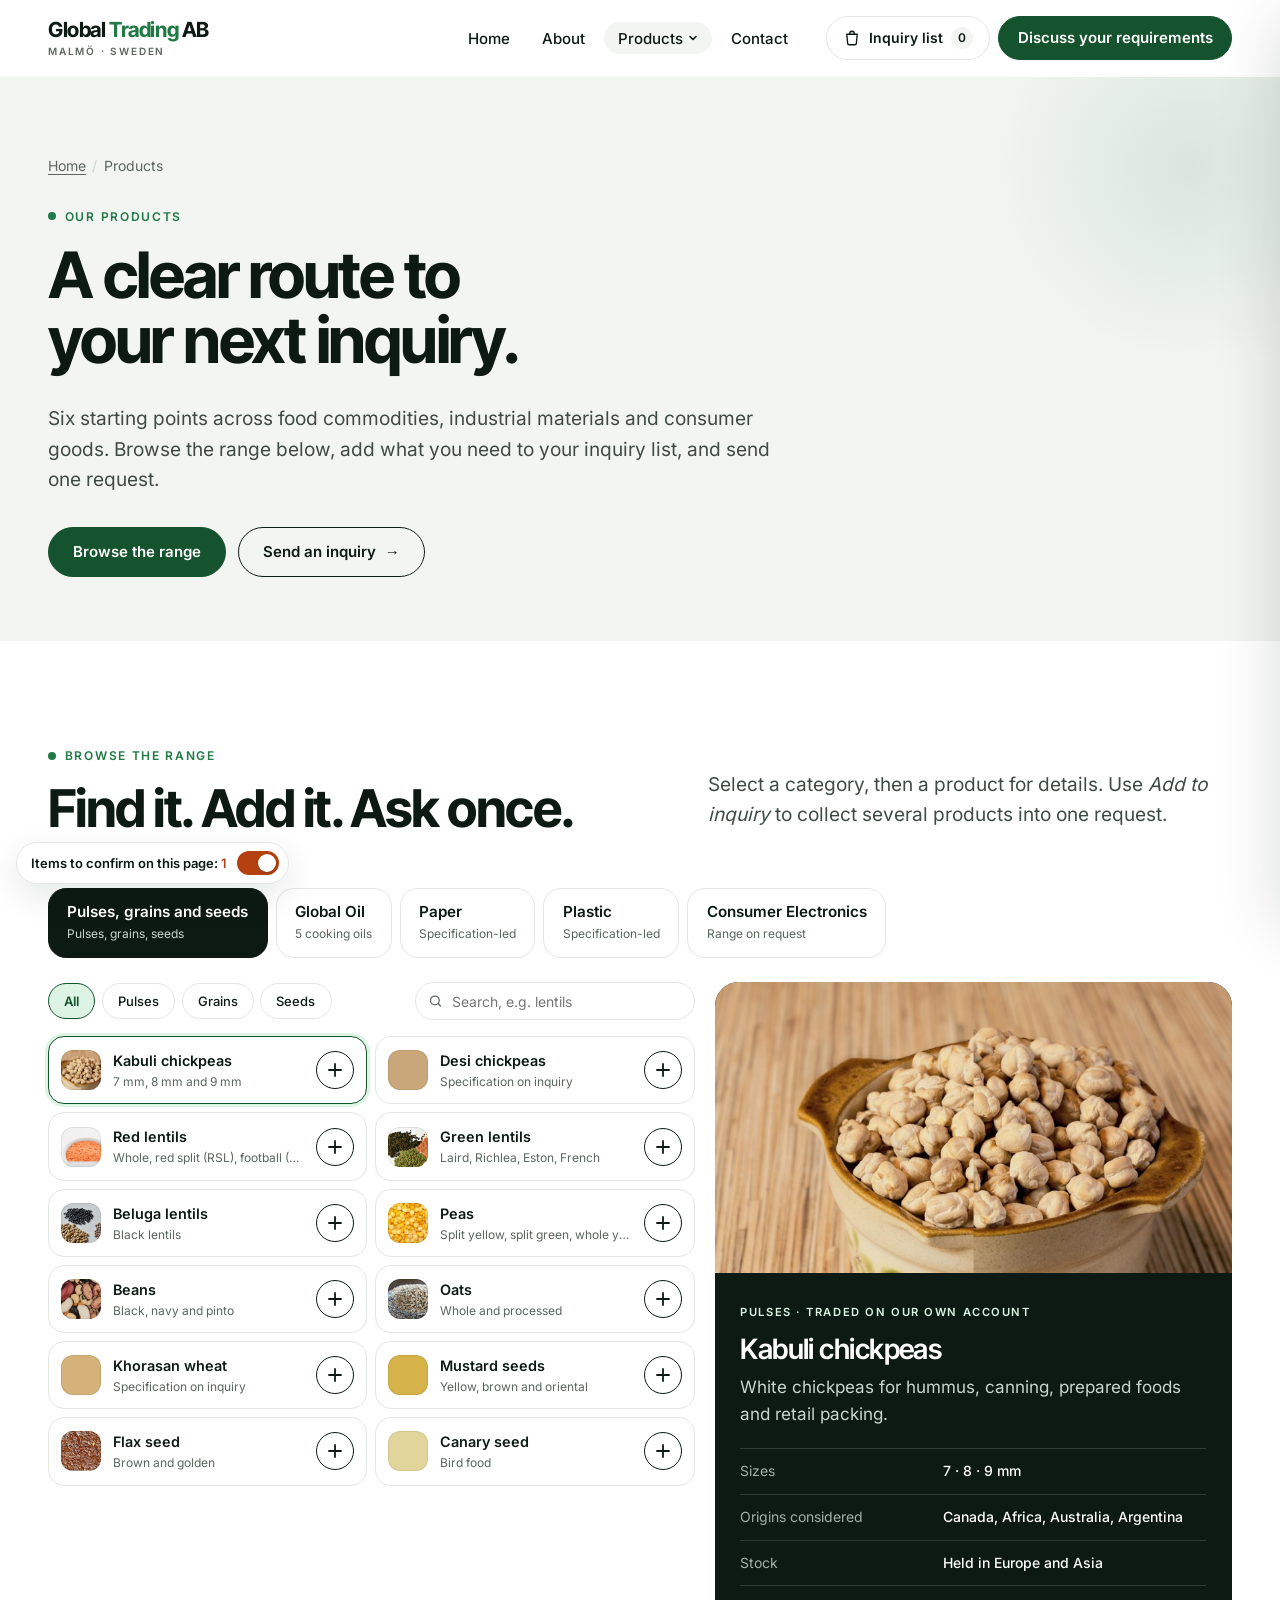
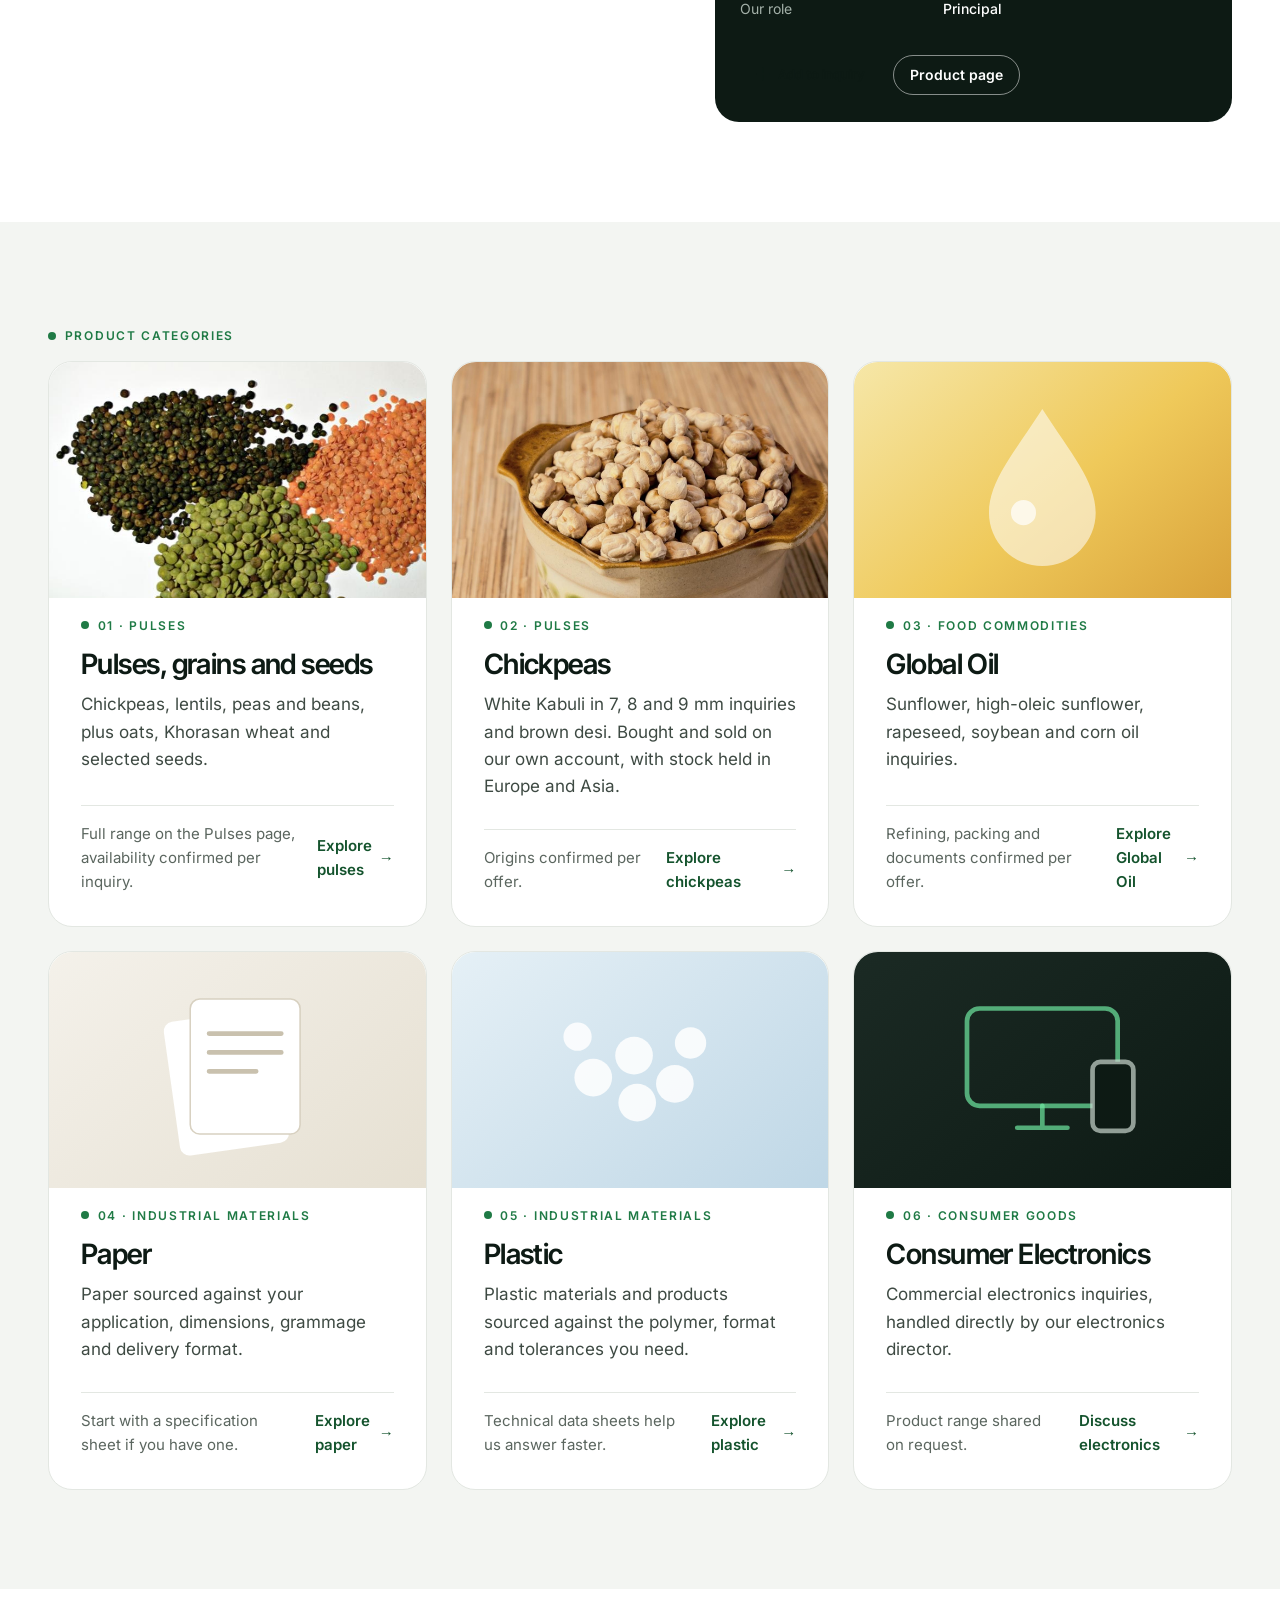
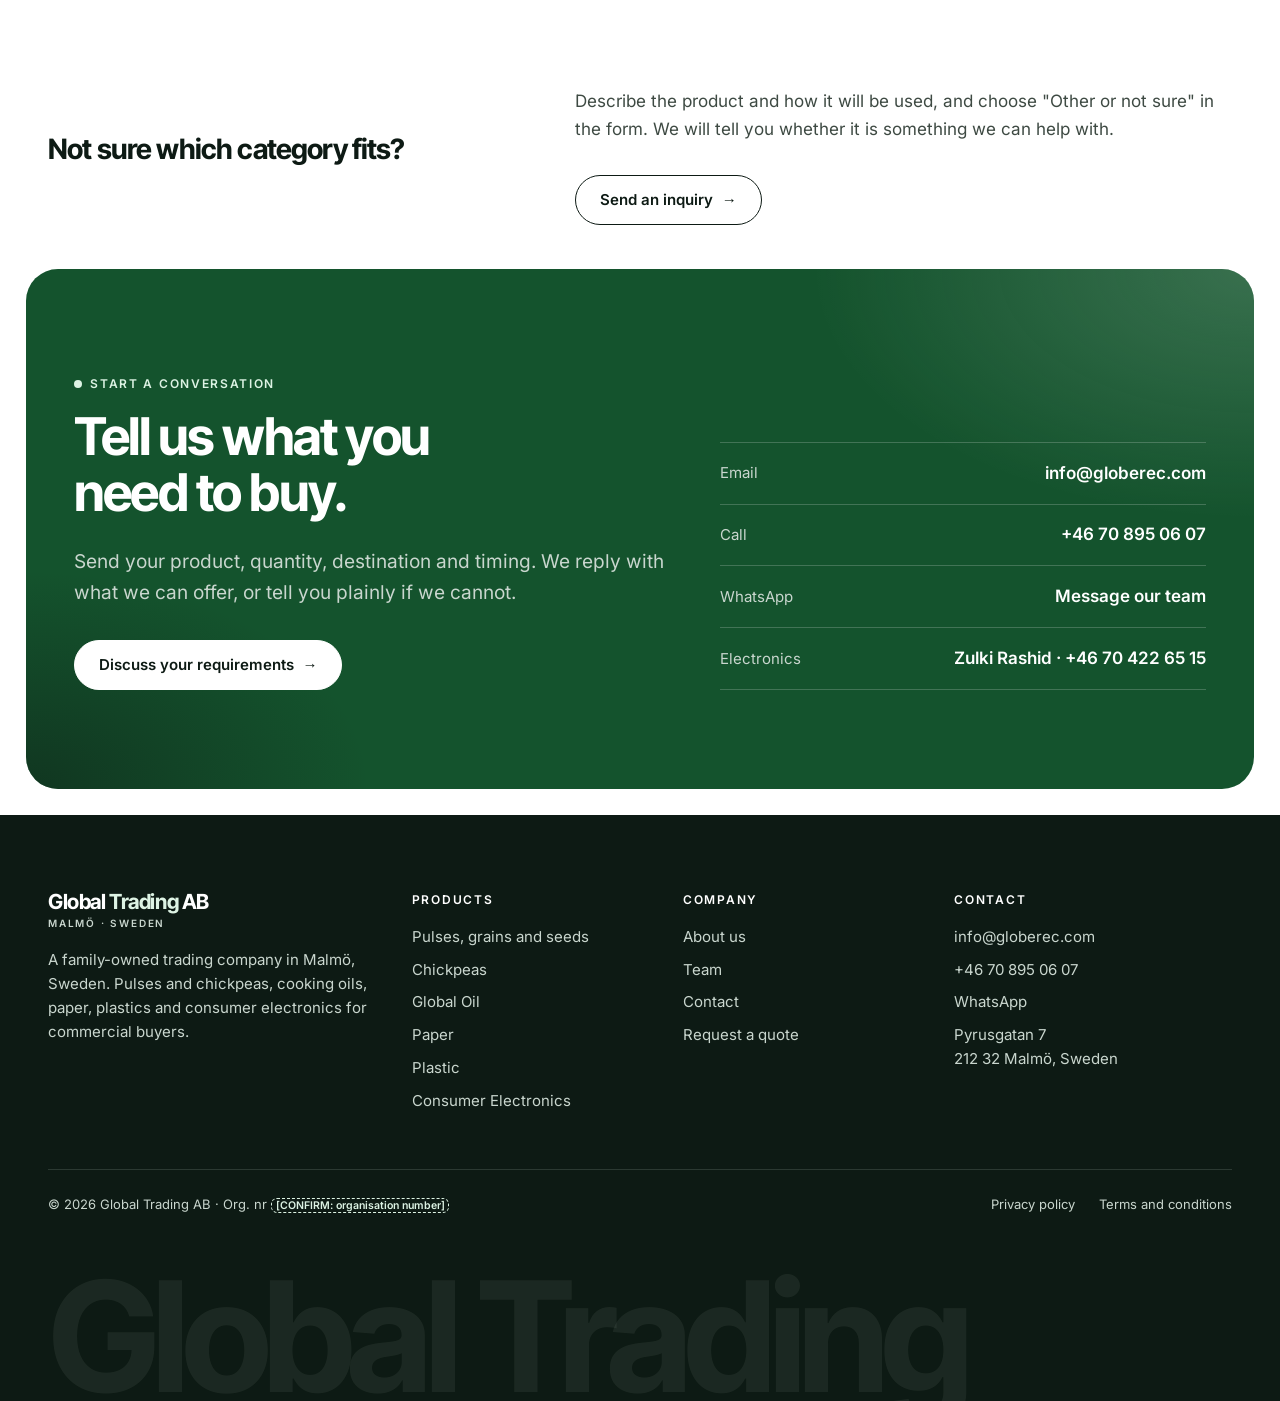
<file: our-products/index.html>
<!doctype html>
<html lang="en" class="no-js">
<head>
<meta charset="utf-8">
<meta name="viewport" content="width=device-width, initial-scale=1">
<title>Our Products | Global Trading AB</title>
<meta name="description" content="Pulses and chickpeas, Global Oil cooking oils, paper, plastic and consumer electronics. Choose a category and see what to include in your inquiry.">
<meta name="robots" content="noindex, nofollow">
<meta name="theme-color" content="#0D1A14">
<link rel="preload" href="../assets/fonts/inter-latin-400-normal.woff2" as="font" type="font/woff2" crossorigin>
<link rel="preload" href="../assets/fonts/inter-tight-latin-700-normal.woff2" as="font" type="font/woff2" crossorigin>
<link rel="stylesheet" href="../assets/css/site.css">
<link rel="icon" href="data:image/svg+xml,%3Csvg xmlns='http://www.w3.org/2000/svg' viewBox='0 0 32 32'%3E%3Crect width='32' height='32' rx='8' fill='%2314532D'/%3E%3Ctext x='16' y='21.5' text-anchor='middle' font-family='Arial' font-weight='700' font-size='14' fill='white'%3EGT%3C/text%3E%3C/svg%3E">

</head>
<body data-root="../">
<a class="skip-link" href="#main">Skip to content</a><header class="site-header"><div class="wrap"><a class="logo" href="../index.html"><span class="logo__name">Global <b>Trading</b> AB</span><span class="logo__tag">Malmö · Sweden</span></a><nav class="nav" aria-label="Main"><ul><li><a href="../index.html">Home</a></li><li><a href="../about-us/index.html">About</a></li><li class="nav__item is-section"><button class="nav__toggle" type="button" aria-expanded="false" aria-controls="mega-products">Products <svg width="10" height="10" viewBox="0 0 10 10" aria-hidden="true"><path d="M2 3.5l3 3 3-3" fill="none" stroke="currentColor" stroke-width="1.6" stroke-linecap="round" stroke-linejoin="round"/></svg></button><div class="mega" id="mega-products"><a class="mega__feature" href="../chickpeas/index.html"><span class="k">In focus</span><div><strong>Chickpeas we buy, hold and sell ourselves.</strong><span style="font-size:.85rem">Kabuli 7, 8 and 9 mm · Desi · Stock in Europe and Asia</span></div></a><ul class="mega__list"><li><a href="../pulses/index.html"><strong>Pulses, grains and seeds</strong><span>Lentils, peas, beans, oats and seeds</span></a></li><li><a href="../chickpeas/index.html"><strong>Chickpeas</strong><span>Kabuli and desi, on our own account</span></a></li><li><a href="../global-oil/index.html"><strong>Global Oil</strong><span>Five cooking oils</span></a></li><li><a href="../paper/index.html"><strong>Paper</strong><span>Sourced to your specification</span></a></li><li><a href="../plastic/index.html"><strong>Plastic</strong><span>Material first, then format</span></a></li><li><a href="../consumer-electronics/index.html"><strong>Consumer Electronics</strong><span>Direct line to our director</span></a></li></ul><div class="mega__all"><span>Not sure which category fits?</span><a href="../our-products/index.html" class="link-arrow">All products <span class="arr" aria-hidden="true">→</span></a></div></div></li><li><a href="../contact-us/index.html">Contact</a></li></ul></nav><div class="header-actions"><button class="basket-btn" type="button" data-open="inquiry-drawer" aria-expanded="false" aria-controls="inquiry-drawer"><svg width="18" height="18" viewBox="0 0 24 24" aria-hidden="true"><path d="M5 7h14l-1.2 12.2a2 2 0 01-2 1.8H8.2a2 2 0 01-2-1.8z M9 7V6a3 3 0 016 0v1" fill="none" stroke="currentColor" stroke-width="1.8" stroke-linejoin="round"/></svg><span class="basket-btn__label">Inquiry list</span><span class="basket-btn__count">0</span><span class="sr-only"> items, inquiry list</span></button><a class="btn header-cta" href="../contact-us/index.html#inquiry">Discuss your requirements</a><button class="menu-btn" type="button" data-open="mobile-menu" aria-expanded="false" aria-controls="mobile-menu" aria-label="Open menu"><svg width="18" height="12" viewBox="0 0 18 12" aria-hidden="true"><path d="M1 1h16M1 6h16M1 11h16" stroke="currentColor" stroke-width="1.8" stroke-linecap="round"/></svg></button></div></div></header><div class="mobile-menu" id="mobile-menu" role="dialog" aria-modal="true" aria-label="Menu" aria-hidden="true"><div class="mobile-menu__top"><a class="logo" href="../index.html"><span class="logo__name">Global <b>Trading</b> AB</span><span class="logo__tag">Malmö · Sweden</span></a><button class="menu-btn" type="button" data-close aria-label="Close menu" data-autofocus><svg width="16" height="16" viewBox="0 0 16 16" aria-hidden="true"><path d="M3 3l10 10M13 3L3 13" stroke="currentColor" stroke-width="1.8" stroke-linecap="round"/></svg></button></div><nav aria-label="Mobile"><ul><li><a href="../index.html">Home</a></li><li><a href="../about-us/index.html">About</a></li><li><a href="../our-products/index.html">Products</a><ul><li><a href="../pulses/index.html">Pulses, grains and seeds</a></li><li><a href="../chickpeas/index.html">Chickpeas</a></li><li><a href="../global-oil/index.html">Global Oil</a></li><li><a href="../paper/index.html">Paper</a></li><li><a href="../plastic/index.html">Plastic</a></li><li><a href="../consumer-electronics/index.html">Consumer Electronics</a></li></ul></li><li><a href="../contact-us/index.html">Contact</a></li></ul></nav><a class="btn" href="../contact-us/index.html#inquiry">Discuss your requirements <span class="arr" aria-hidden="true">→</span></a><p class="mobile-menu__contact">info@globerec.com · +46 70 895 06 07<br>Pyrusgatan 7, 212 32 Malmö, Sweden</p></div>
<main id="main" tabindex="-1">
<section class="page-hero"><div class="wrap"><div class="page-hero__grid"><div class="reveal"><nav aria-label="Breadcrumb"><ol class="breadcrumb"><li><a href="../index.html">Home</a></li><li aria-current="page">Products</li></ol></nav><p class="eyebrow">Our products</p><h1>A clear route to your next inquiry.</h1><p class="lead">Six starting points across food commodities, industrial materials and consumer goods. Browse the range below, add what you need to your inquiry list, and send one request.</p><div class="btns btns--stack "><a class="btn" href="#explore">Browse the range</a><a class="btn btn--outline" href="../contact-us/index.html#inquiry">Send an inquiry <span class="arr" aria-hidden="true">→</span></a></div></div></div></div></section><section class="section " id="explore-sec"><div class="wrap"><div class="section-head reveal"><div><p class="eyebrow">Browse the range</p><h2 id="explore">Find it. Add it. Ask once.</h2></div><p class="lead mb-0">Select a category, then a product for details. Use <em>Add to inquiry</em> to collect several products into one request.</p></div><div class="explorer reveal" data-explorer data-start="pulses"><div class="tabs" role="tablist" aria-label="Product categories"></div><div class="explorer__body"><div><div class="filters" data-filters><div class="kv" data-gpills></div><label class="search"><span class="sr-only">Search products</span><svg width="15" height="15" viewBox="0 0 24 24" aria-hidden="true"><circle cx="11" cy="11" r="7" fill="none" stroke="currentColor" stroke-width="2"/><path d="M20 20l-4-4" stroke="currentColor" stroke-width="2" stroke-linecap="round"/></svg><input type="search" data-psearch placeholder="Search, e.g. lentils"></label></div><div><div class="plist" data-plist aria-live="polite"></div></div><div class="brief" data-brief hidden></div></div><div class="detail" data-detail aria-live="polite"></div></div></div></div></section><section class="section section--stone"><div class="wrap"><h2 class="eyebrow">Product categories</h2><div class="cards cards--3 reveal-stagger"><a class="card" href="../pulses/index.html"><div class="card__media"><img src="../assets/img/lentils-three.jpg" alt="Green, red and brown lentils" style="object-position:center" loading="lazy" decoding="async"></div><p class="eyebrow">01 · Pulses</p><h3>Pulses, grains and seeds</h3><p class="ink2">Chickpeas, lentils, peas and beans, plus oats, Khorasan wheat and selected seeds.</p><div class="card__foot"><span class="muted">Full range on the Pulses page, availability confirmed per inquiry.</span><span class="link-arrow">Explore pulses <span class="arr" aria-hidden="true">→</span></span></div></a><a class="card" href="../chickpeas/index.html"><div class="card__media"><img src="../assets/img/chickpeas-bowl.jpg" alt="Kabuli chickpeas" style="object-position:center" loading="lazy" decoding="async"></div><p class="eyebrow">02 · Pulses</p><h3>Chickpeas</h3><p class="ink2">White Kabuli in 7, 8 and 9 mm inquiries and brown desi. Bought and sold on our own account, with stock held in Europe and Asia.</p><div class="card__foot"><span class="muted">Origins confirmed per offer.</span><span class="link-arrow">Explore chickpeas <span class="arr" aria-hidden="true">→</span></span></div></a><a class="card" href="../global-oil/index.html"><div class="card__media"><div class="art art--oil " style="width:100%;height:100%" role="img" aria-label="Illustration placeholder until category photography is supplied"><svg viewBox="0 0 200 150" aria-hidden="true"><path d="M100 30c18 28 34 46 34 66a34 34 0 01-68 0c0-20 16-38 34-66z" fill="#fff" fill-opacity=".55"/><circle cx="88" cy="96" r="8" fill="#fff" fill-opacity=".7"/></svg></div></div><p class="eyebrow">03 · Food commodities</p><h3>Global Oil</h3><p class="ink2">Sunflower, high-oleic sunflower, rapeseed, soybean and corn oil inquiries.</p><div class="card__foot"><span class="muted">Refining, packing and documents confirmed per offer.</span><span class="link-arrow">Explore Global Oil <span class="arr" aria-hidden="true">→</span></span></div></a><a class="card" href="../paper/index.html"><div class="card__media"><div class="art art--paper " style="width:100%;height:100%" role="img" aria-label="Illustration placeholder until category photography is supplied"><svg viewBox="0 0 200 150" aria-hidden="true"><rect x="58" y="40" width="70" height="86" rx="6" fill="#fff" transform="rotate(-8 93 83)"/><rect x="70" y="30" width="70" height="86" rx="6" fill="#fff" stroke="#D8D1C1"/><path d="M82 52h46M82 64h46M82 76h30" stroke="#C9C1AE" stroke-width="3" stroke-linecap="round"/></svg></div></div><p class="eyebrow">04 · Industrial materials</p><h3>Paper</h3><p class="ink2">Paper sourced against your application, dimensions, grammage and delivery format.</p><div class="card__foot"><span class="muted">Start with a specification sheet if you have one.</span><span class="link-arrow">Explore paper <span class="arr" aria-hidden="true">→</span></span></div></a><a class="card" href="../plastic/index.html"><div class="card__media"><div class="art art--plastic " style="width:100%;height:100%" role="img" aria-label="Illustration placeholder until category photography is supplied"><svg viewBox="0 0 200 150" aria-hidden="true"><g fill="#fff" fill-opacity=".85"><circle cx="70" cy="80" r="12"/><circle cx="96" cy="66" r="12"/><circle cx="122" cy="84" r="12"/><circle cx="98" cy="96" r="12"/><circle cx="132" cy="58" r="10"/><circle cx="60" cy="54" r="9"/></g></svg></div></div><p class="eyebrow">05 · Industrial materials</p><h3>Plastic</h3><p class="ink2">Plastic materials and products sourced against the polymer, format and tolerances you need.</p><div class="card__foot"><span class="muted">Technical data sheets help us answer faster.</span><span class="link-arrow">Explore plastic <span class="arr" aria-hidden="true">→</span></span></div></a><a class="card" href="../consumer-electronics/index.html"><div class="card__media"><div class="art art--elec " style="width:100%;height:100%" role="img" aria-label="Illustration placeholder until category photography is supplied"><svg viewBox="0 0 200 150" aria-hidden="true"><rect x="52" y="36" width="96" height="62" rx="8" fill="none" stroke="#6EE7A0" stroke-opacity=".7" stroke-width="3"/><path d="M84 112h32M100 98v14" stroke="#6EE7A0" stroke-opacity=".7" stroke-width="3" stroke-linecap="round"/><rect x="132" y="70" width="26" height="44" rx="5" fill="#0D1A14" stroke="#C9D6CE" stroke-opacity=".7" stroke-width="3"/></svg></div></div><p class="eyebrow">06 · Consumer goods</p><h3>Consumer Electronics</h3><p class="ink2">Commercial electronics inquiries, handled directly by our electronics director.</p><div class="card__foot"><span class="muted">Product range shared on request.</span><span class="link-arrow">Discuss electronics <span class="arr" aria-hidden="true">→</span></span></div></a></div></div></section><section class="section section--tight-bottom"><div class="wrap"><div class="split split--center"><div class="reveal"><h2 style="font-size:var(--fs-card)">Not sure which category fits?</h2></div><div class="reveal"><p class="ink2">Describe the product and how it will be used, and choose "Other or not sure" in the form. We will tell you whether it is something we can help with.</p><div class="btns btns--stack "><a class="btn btn--outline" href="../contact-us/index.html?category=other#inquiry">Send an inquiry <span class="arr" aria-hidden="true">→</span></a></div></div></div></div></section><section class="cta"><div class="cta__panel on-forest"><div class="wrap"><div class="split split--wide-left split--bottom"><div class="reveal"><p class="eyebrow">Start a conversation</p><h2>Tell us what you need to buy.</h2><p class="lead measure">Send your product, quantity, destination and timing. We reply with what we can offer, or tell you plainly if we cannot.</p><div class="btns btns--stack "><a class="btn btn--light" href="../contact-us/index.html#inquiry">Discuss your requirements <span class="arr" aria-hidden="true">→</span></a></div></div><div class="reveal"><div class="routes"><a href="mailto:info@globerec.com"><span>Email</span><b>info@globerec.com</b></a><a href="tel:+46708950607"><span>Call</span><b>+46 70 895 06 07</b></a><a href="https://wa.me/46708950607"><span>WhatsApp</span><b>Message our team</b></a><a href="tel:+46704226515"><span>Electronics</span><b>Zulki Rashid · +46 70 422 65 15</b></a></div></div></div></div></div></section>
</main>
<footer class="site-footer on-dark"><div class="wrap"><div class="footer__grid"><div><a class="logo" href="../index.html"><span class="logo__name">Global <b>Trading</b> AB</span><span class="logo__tag">Malmö · Sweden</span></a><p>A family-owned trading company in Malmö, Sweden. Pulses and chickpeas, cooking oils, paper, plastics and consumer electronics for commercial buyers.</p></div><div><h3>Products</h3><ul><li><a href="../pulses/index.html">Pulses, grains and seeds</a></li><li><a href="../chickpeas/index.html">Chickpeas</a></li><li><a href="../global-oil/index.html">Global Oil</a></li><li><a href="../paper/index.html">Paper</a></li><li><a href="../plastic/index.html">Plastic</a></li><li><a href="../consumer-electronics/index.html">Consumer Electronics</a></li></ul></div><div><h3>Company</h3><ul><li><a href="../about-us/index.html">About us</a></li><li><a href="../about-us/index.html#team">Team</a></li><li><a href="../contact-us/index.html">Contact</a></li><li><a href="../contact-us/index.html#inquiry">Request a quote</a></li></ul></div><div><h3>Contact</h3><ul><li><a href="mailto:info@globerec.com">info@globerec.com</a></li><li><a href="tel:+46708950607">+46 70 895 06 07</a></li><li><a href="https://wa.me/46708950607">WhatsApp</a></li><li>Pyrusgatan 7<br>212 32 Malmö, Sweden</li></ul></div></div><div class="footer__bottom"><span>© 2026 Global Trading AB · Org. nr <span class="confirm" title="To confirm before launch">[CONFIRM: organisation number]</span></span><ul><li><a href="../privacy-policy/index.html">Privacy policy</a></li><li><a href="../terms-and-conditions/index.html">Terms and conditions</a></li></ul></div><div class="footer__big" aria-hidden="true"></div></div></footer>
<div class="drawer-scrim"></div><aside class="drawer" id="inquiry-drawer" role="dialog" aria-modal="true" aria-labelledby="drawer-title" aria-hidden="true"><div class="drawer__head"><h2 id="drawer-title">Your inquiry list</h2><button class="icon-btn" type="button" data-close aria-label="Close inquiry list" data-autofocus><svg width="14" height="14" viewBox="0 0 14 14" aria-hidden="true"><path d="M2 2l10 10M12 2L2 12" stroke="currentColor" stroke-width="1.8" stroke-linecap="round"/></svg></button></div><div class="drawer__body"><div class="drawer__empty" id="basket-empty"><svg width="40" height="40" viewBox="0 0 24 24" aria-hidden="true"><path d="M5 7h14l-1.2 12.2a2 2 0 01-2 1.8H8.2a2 2 0 01-2-1.8z M9 7V6a3 3 0 016 0v1" fill="none" stroke="currentColor" stroke-width="1.8" stroke-linejoin="round"/></svg><p><strong>Nothing added yet.</strong></p><p class="small">Use <em>Add to inquiry</em> on any product to build one request for several products.</p><a class="btn btn--outline btn--sm" href="../our-products/index.html" data-closes>Browse products</a></div><ul class="basket-list" id="basket-list" hidden></ul></div><div class="drawer__foot" id="basket-foot" hidden><a class="btn" href="../contact-us/index.html#inquiry" data-closes>Continue to inquiry <span class="arr" aria-hidden="true">→</span></a><button class="btn btn--outline btn--sm" type="button" data-clear-list>Clear list</button><p class="small muted mb-0">You add the quantities and destination in the next step.</p></div></aside>
<div class="review-bar" role="region" aria-label="Review notes"><span class="txt">Items to confirm on this page: <b>0</b></span><button class="switch" type="button" role="switch" aria-checked="true" aria-label="Show items to confirm"></button></div>
<script>window.GT_PRODUCTS = {"pulses": {"label": "Pulses, grains and seeds", "sub": "Pulses, grains, seeds", "groups": [["pulses", "Pulses"], ["grains", "Grains"], ["seeds", "Seeds"]], "products": [{"id": "kabuli", "g": "pulses", "name": "Kabuli chickpeas", "detail": "7 mm, 8 mm and 9 mm", "sw": "#E9DDBE", "img": "chickpeas-bowl.jpg", "kicker": "Pulses \u00b7 traded on our own account", "text": "White chickpeas for hummus, canning, prepared foods and retail packing.", "rows": [["Sizes", "7 \u00b7 8 \u00b7 9 mm"], ["Origins considered", "Canada, Africa, Australia, Argentina"], ["Stock", "Held in Europe and Asia"], ["Our role", "Principal"]], "url": "chickpeas/index.html"}, {"id": "desi", "g": "pulses", "name": "Desi chickpeas", "detail": "Specification on inquiry", "sw": "#C9A77A", "img": "", "kicker": "Pulses \u00b7 traded on our own account", "text": "Smaller, darker chickpeas used whole, split or milled into flour.", "rows": [["Specification", "On inquiry"], ["Stock", "Held in Europe and Asia"], ["Our role", "Principal"]], "url": "chickpeas/index.html"}, {"id": "redl", "g": "pulses", "name": "Red lentils", "detail": "Whole, red split (RSL), football (RFL)", "sw": "#E7A27A", "img": "red-lentils-bowl.jpg", "kicker": "Pulses", "text": "Whole and split red lentils for packers, processors and food service.", "rows": [["Formats", "Whole, RSL, RFL"], ["Availability", "Confirmed per inquiry"]], "url": "pulses/index.html"}, {"id": "greenl", "g": "pulses", "name": "Green lentils", "detail": "Laird, Richlea, Eston, French", "sw": "#B8C08A", "img": "lentils-three.jpg", "kicker": "Pulses", "text": "Large and small green lentil varieties.", "rows": [["Varieties", "Laird, Richlea, Eston, French"], ["Availability", "Confirmed per inquiry"]], "url": "pulses/index.html"}, {"id": "beluga", "g": "pulses", "name": "Beluga lentils", "detail": "Black lentils", "sw": "#4B4A44", "img": "lentil-trio.jpg", "kicker": "Pulses", "text": "Small black lentils that hold their shape when cooked.", "rows": [["Availability", "Confirmed per inquiry"]], "url": "pulses/index.html"}, {"id": "peas", "g": "pulses", "name": "Peas", "detail": "Split yellow, split green, whole yellow and green", "sw": "#DCCB6A", "img": "split-peas.jpg", "kicker": "Pulses", "text": "Split and whole peas for soups, snacks, milling and packing.", "rows": [["Formats", "Split yellow, split green, whole"], ["Availability", "Confirmed per inquiry"]], "url": "pulses/index.html"}, {"id": "beans", "g": "pulses", "name": "Beans", "detail": "Black, navy and pinto", "sw": "#8E6B55", "img": "mixed-beans.jpg", "kicker": "Pulses", "text": "Dry beans for canning, prepared foods and wholesale.", "rows": [["Types", "Black, navy, pinto"], ["Availability", "Confirmed per inquiry"]], "url": "pulses/index.html"}, {"id": "oats", "g": "grains", "name": "Oats", "detail": "Whole and processed", "sw": "#E3D3A6", "img": "oats.jpg", "kicker": "Grains", "text": "Whole and processed oats.", "rows": [["Formats", "Whole, processed"], ["Availability", "Confirmed per inquiry"]], "url": "pulses/index.html"}, {"id": "khorasan", "g": "grains", "name": "Khorasan wheat", "detail": "Specification on inquiry", "sw": "#D4B279", "img": "", "kicker": "Grains", "text": "Ancient wheat variety, specification on inquiry.", "rows": [["Availability", "Confirmed per inquiry"]], "url": "pulses/index.html"}, {"id": "mustard", "g": "seeds", "name": "Mustard seeds", "detail": "Yellow, brown and oriental", "sw": "#D6B24A", "img": "", "kicker": "Seeds", "text": "Mustard seed types for processing and the spice trade.", "rows": [["Types", "Yellow, brown, oriental"], ["Availability", "Confirmed per inquiry"]], "url": "pulses/index.html"}, {"id": "flax", "g": "seeds", "name": "Flax seed", "detail": "Brown and golden", "sw": "#9C7650", "img": "flax.jpg", "kicker": "Seeds", "text": "Brown and golden flax seed.", "rows": [["Types", "Brown, golden"], ["Availability", "Confirmed per inquiry"]], "url": "pulses/index.html"}, {"id": "canary", "g": "seeds", "name": "Canary seed", "detail": "Bird food", "sw": "#E2D59C", "img": "", "kicker": "Seeds", "text": "Canary seed for bird food suppliers.", "rows": [["Use", "Bird food"], ["Availability", "Confirmed per inquiry"]], "url": "pulses/index.html"}]}, "oil": {"label": "Global Oil", "sub": "5 cooking oils", "products": [{"id": "sunflower", "g": "all", "name": "Sunflower oil", "detail": "Frying, food service and retail bottling", "sw": "#F2D46B", "img": "", "kicker": "Global Oil", "text": "Refining status, specification, packing, origin and documentation are confirmed for each offer.", "rows": [["Typical uses", "Frying, food service and retail bottling"], ["Refining", "Confirmed per offer"], ["Packing", "Bulk or packed, per offer"]], "url": "global-oil/index.html"}, {"id": "hos", "g": "all", "name": "High-oleic sunflower oil", "detail": "Higher heat stability, such as industrial frying", "sw": "#E8C34F", "img": "", "kicker": "Global Oil", "text": "Refining status, specification, packing, origin and documentation are confirmed for each offer.", "rows": [["Typical uses", "Higher heat stability, such as industrial frying"], ["Refining", "Confirmed per offer"], ["Packing", "Bulk or packed, per offer"]], "url": "global-oil/index.html"}, {"id": "rapeseed", "g": "all", "name": "Rapeseed oil", "detail": "Food manufacturing and retail", "sw": "#E0C95C", "img": "", "kicker": "Global Oil", "text": "Refining status, specification, packing, origin and documentation are confirmed for each offer.", "rows": [["Typical uses", "Food manufacturing and retail"], ["Refining", "Confirmed per offer"], ["Packing", "Bulk or packed, per offer"]], "url": "global-oil/index.html"}, {"id": "soy", "g": "all", "name": "Soybean oil", "detail": "Food manufacturing and food service", "sw": "#E6CF85", "img": "", "kicker": "Global Oil", "text": "Refining status, specification, packing, origin and documentation are confirmed for each offer.", "rows": [["Typical uses", "Food manufacturing and food service"], ["Refining", "Confirmed per offer"], ["Packing", "Bulk or packed, per offer"]], "url": "global-oil/index.html"}, {"id": "corn", "g": "all", "name": "Corn oil", "detail": "Food service and retail", "sw": "#F0C25A", "img": "", "kicker": "Global Oil", "text": "Refining status, specification, packing, origin and documentation are confirmed for each offer.", "rows": [["Typical uses", "Food service and retail"], ["Refining", "Confirmed per offer"], ["Packing", "Bulk or packed, per offer"]], "url": "global-oil/index.html"}]}, "paper": {"label": "Paper", "sub": "Specification-led", "brief": {"title": "Start with your specification", "text": "Paper is sourced against your application. Tell us these details and we will check what we can offer.", "fields": ["Application", "Paper type", "Grammage", "Reel or sheet", "Dimensions", "Approvals"], "button": "Add a paper inquiry", "id": "paper-brief", "name": "Paper (to specification)", "url": "paper/index.html", "more": "Paper page"}}, "plastic": {"label": "Plastic", "sub": "Specification-led", "brief": {"title": "Material first, then format", "text": "Tell us the material and the format, and we will check the options.", "fields": ["Polymer or material", "Virgin or recycled", "Granules, film or product", "Tolerances", "Data sheets"], "button": "Add a plastic inquiry", "id": "plastic-brief", "name": "Plastic (to specification)", "url": "plastic/index.html", "more": "Plastic page"}}, "electronics": {"label": "Consumer Electronics", "sub": "Range on request", "brief": {"title": "Direct line to our electronics director", "text": "Zulki Rashid handles commercial electronics inquiries: +46 70 422 65 15.", "fields": ["Product and model", "Condition", "Quantity", "Target market", "Timing"], "button": "Add an electronics inquiry", "id": "elec-brief", "name": "Consumer electronics", "url": "consumer-electronics/index.html", "more": "Electronics page"}}};</script>
<script src="../assets/js/site.js" defer></script>
</body>
</html>
</file>
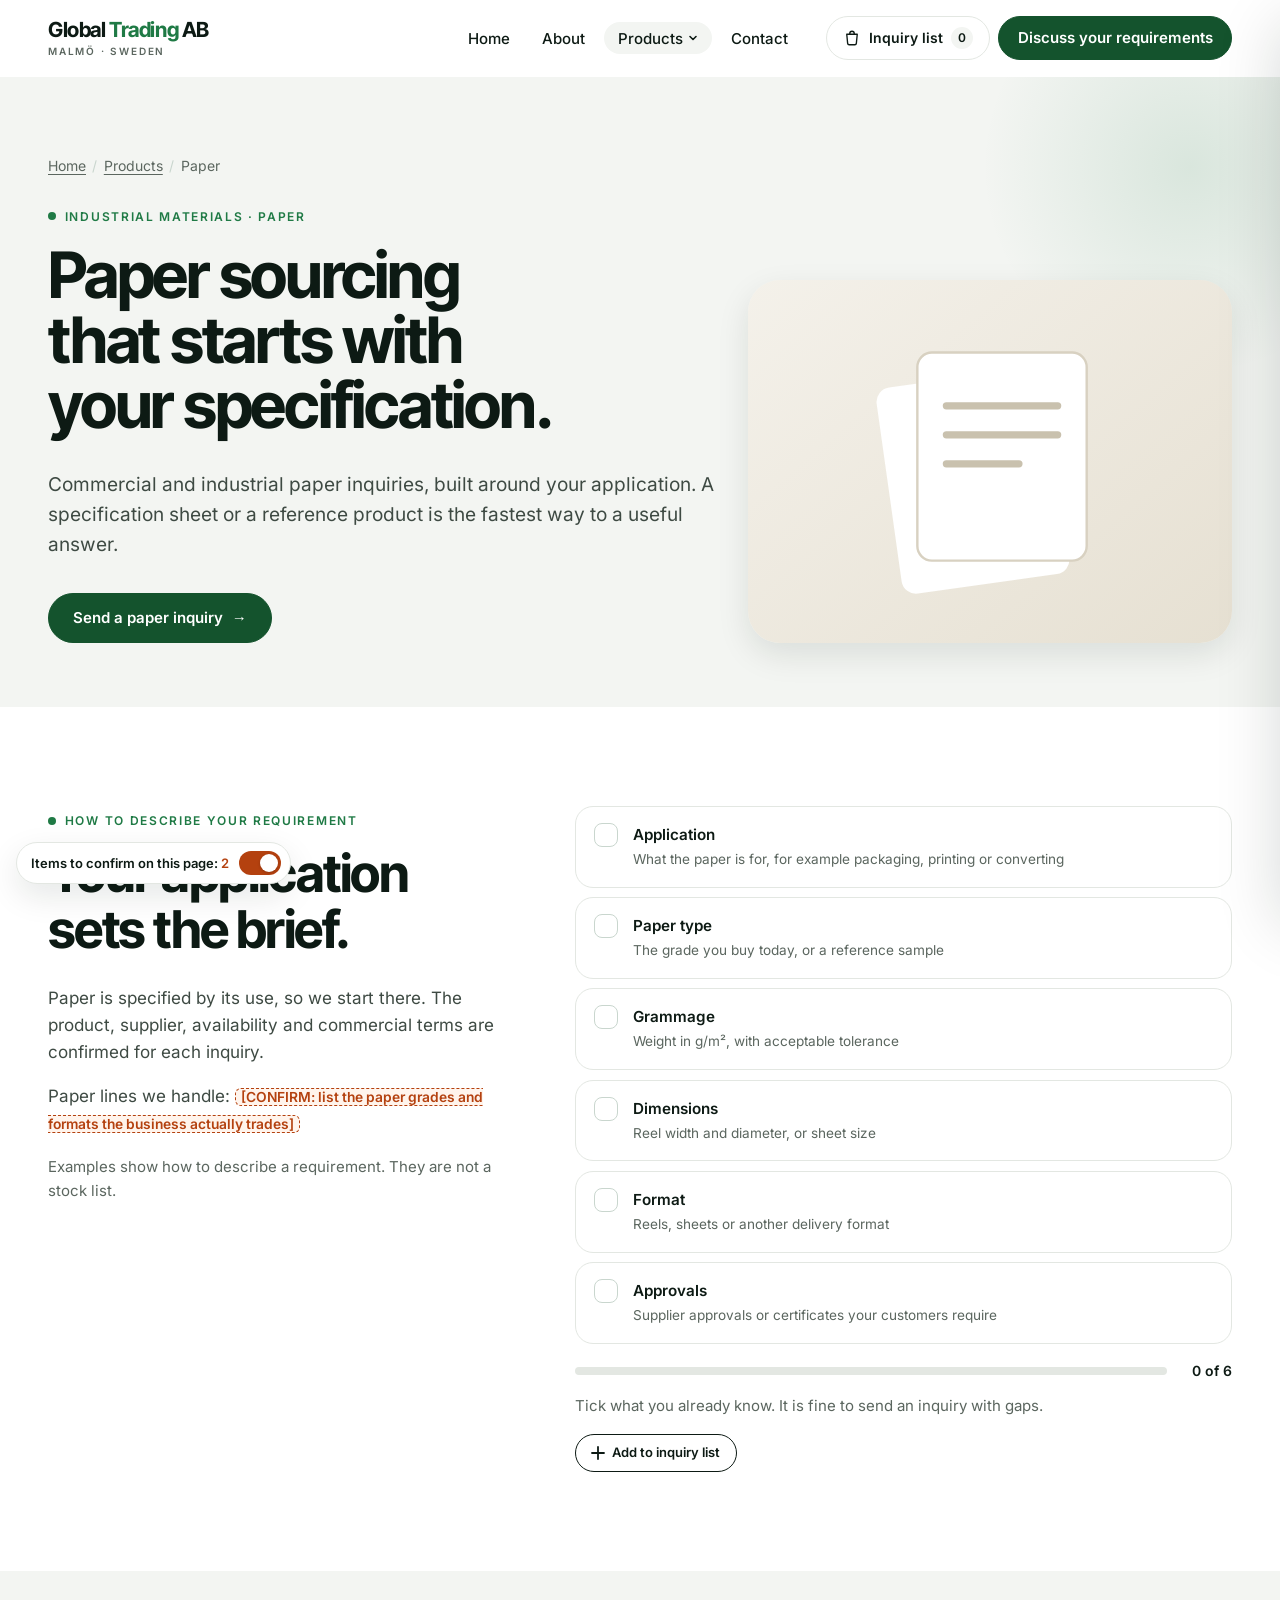
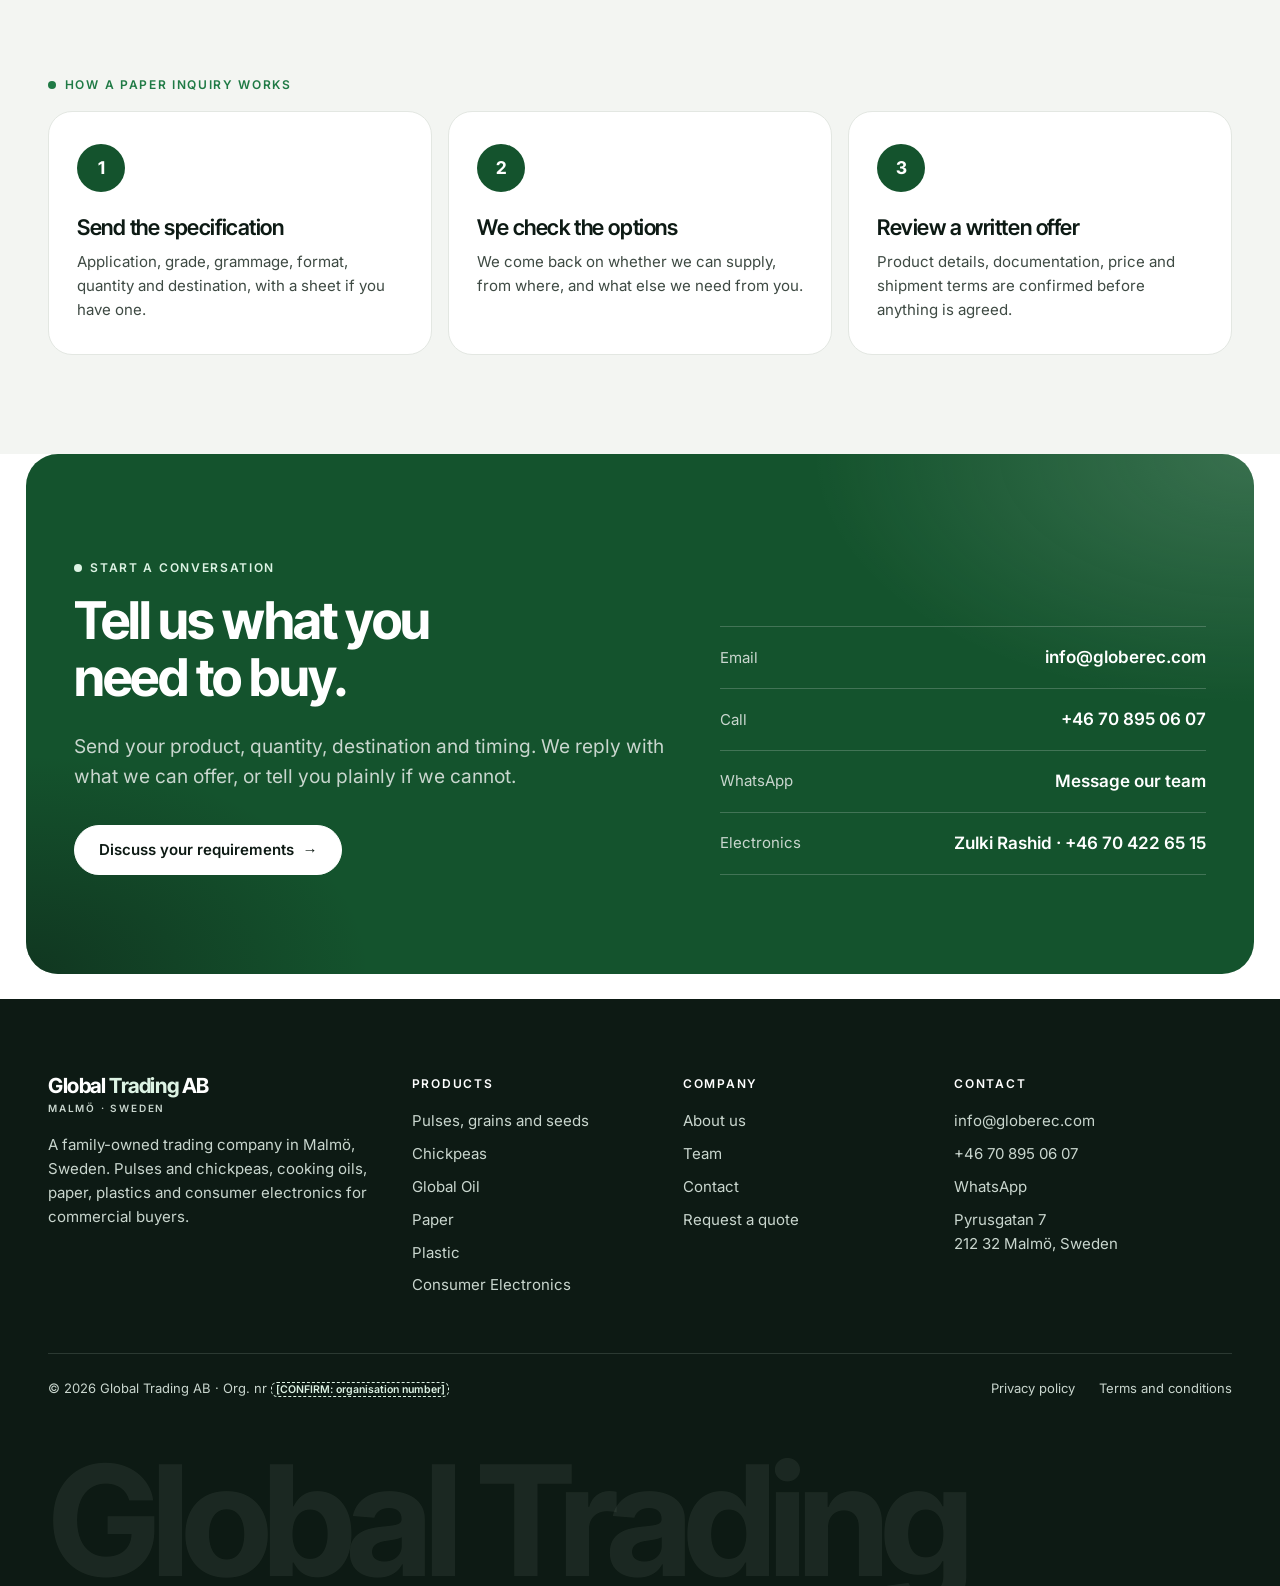
<file: paper/index.html>
<!doctype html>
<html lang="en" class="no-js">
<head>
<meta charset="utf-8">
<meta name="viewport" content="width=device-width, initial-scale=1">
<title>Paper | Global Trading AB</title>
<meta name="description" content="Commercial and industrial paper sourced against your application, grade, grammage and format. See how to describe your requirement and send an inquiry.">
<meta name="robots" content="noindex, nofollow">
<meta name="theme-color" content="#0D1A14">
<link rel="preload" href="../assets/fonts/inter-latin-400-normal.woff2" as="font" type="font/woff2" crossorigin>
<link rel="preload" href="../assets/fonts/inter-tight-latin-700-normal.woff2" as="font" type="font/woff2" crossorigin>
<link rel="stylesheet" href="../assets/css/site.css">
<link rel="icon" href="data:image/svg+xml,%3Csvg xmlns='http://www.w3.org/2000/svg' viewBox='0 0 32 32'%3E%3Crect width='32' height='32' rx='8' fill='%2314532D'/%3E%3Ctext x='16' y='21.5' text-anchor='middle' font-family='Arial' font-weight='700' font-size='14' fill='white'%3EGT%3C/text%3E%3C/svg%3E">

</head>
<body data-root="../">
<a class="skip-link" href="#main">Skip to content</a><header class="site-header"><div class="wrap"><a class="logo" href="../index.html"><span class="logo__name">Global <b>Trading</b> AB</span><span class="logo__tag">Malmö · Sweden</span></a><nav class="nav" aria-label="Main"><ul><li><a href="../index.html">Home</a></li><li><a href="../about-us/index.html">About</a></li><li class="nav__item is-section"><button class="nav__toggle" type="button" aria-expanded="false" aria-controls="mega-products">Products <svg width="10" height="10" viewBox="0 0 10 10" aria-hidden="true"><path d="M2 3.5l3 3 3-3" fill="none" stroke="currentColor" stroke-width="1.6" stroke-linecap="round" stroke-linejoin="round"/></svg></button><div class="mega" id="mega-products"><a class="mega__feature" href="../chickpeas/index.html"><span class="k">In focus</span><div><strong>Chickpeas we buy, hold and sell ourselves.</strong><span style="font-size:.85rem">Kabuli 7, 8 and 9 mm · Desi · Stock in Europe and Asia</span></div></a><ul class="mega__list"><li><a href="../pulses/index.html"><strong>Pulses, grains and seeds</strong><span>Lentils, peas, beans, oats and seeds</span></a></li><li><a href="../chickpeas/index.html"><strong>Chickpeas</strong><span>Kabuli and desi, on our own account</span></a></li><li><a href="../global-oil/index.html"><strong>Global Oil</strong><span>Five cooking oils</span></a></li><li><a href="../paper/index.html" aria-current="page"><strong>Paper</strong><span>Sourced to your specification</span></a></li><li><a href="../plastic/index.html"><strong>Plastic</strong><span>Material first, then format</span></a></li><li><a href="../consumer-electronics/index.html"><strong>Consumer Electronics</strong><span>Direct line to our director</span></a></li></ul><div class="mega__all"><span>Not sure which category fits?</span><a href="../our-products/index.html" class="link-arrow">All products <span class="arr" aria-hidden="true">→</span></a></div></div></li><li><a href="../contact-us/index.html">Contact</a></li></ul></nav><div class="header-actions"><button class="basket-btn" type="button" data-open="inquiry-drawer" aria-expanded="false" aria-controls="inquiry-drawer"><svg width="18" height="18" viewBox="0 0 24 24" aria-hidden="true"><path d="M5 7h14l-1.2 12.2a2 2 0 01-2 1.8H8.2a2 2 0 01-2-1.8z M9 7V6a3 3 0 016 0v1" fill="none" stroke="currentColor" stroke-width="1.8" stroke-linejoin="round"/></svg><span class="basket-btn__label">Inquiry list</span><span class="basket-btn__count">0</span><span class="sr-only"> items, inquiry list</span></button><a class="btn header-cta" href="../contact-us/index.html#inquiry">Discuss your requirements</a><button class="menu-btn" type="button" data-open="mobile-menu" aria-expanded="false" aria-controls="mobile-menu" aria-label="Open menu"><svg width="18" height="12" viewBox="0 0 18 12" aria-hidden="true"><path d="M1 1h16M1 6h16M1 11h16" stroke="currentColor" stroke-width="1.8" stroke-linecap="round"/></svg></button></div></div></header><div class="mobile-menu" id="mobile-menu" role="dialog" aria-modal="true" aria-label="Menu" aria-hidden="true"><div class="mobile-menu__top"><a class="logo" href="../index.html"><span class="logo__name">Global <b>Trading</b> AB</span><span class="logo__tag">Malmö · Sweden</span></a><button class="menu-btn" type="button" data-close aria-label="Close menu" data-autofocus><svg width="16" height="16" viewBox="0 0 16 16" aria-hidden="true"><path d="M3 3l10 10M13 3L3 13" stroke="currentColor" stroke-width="1.8" stroke-linecap="round"/></svg></button></div><nav aria-label="Mobile"><ul><li><a href="../index.html">Home</a></li><li><a href="../about-us/index.html">About</a></li><li><a href="../our-products/index.html">Products</a><ul><li><a href="../pulses/index.html">Pulses, grains and seeds</a></li><li><a href="../chickpeas/index.html">Chickpeas</a></li><li><a href="../global-oil/index.html">Global Oil</a></li><li><a href="../paper/index.html">Paper</a></li><li><a href="../plastic/index.html">Plastic</a></li><li><a href="../consumer-electronics/index.html">Consumer Electronics</a></li></ul></li><li><a href="../contact-us/index.html">Contact</a></li></ul></nav><a class="btn" href="../contact-us/index.html#inquiry">Discuss your requirements <span class="arr" aria-hidden="true">→</span></a><p class="mobile-menu__contact">info@globerec.com · +46 70 895 06 07<br>Pyrusgatan 7, 212 32 Malmö, Sweden</p></div>
<main id="main" tabindex="-1">
<section class="page-hero"><div class="wrap"><div class="page-hero__grid has-media"><div class="reveal"><nav aria-label="Breadcrumb"><ol class="breadcrumb"><li><a href="../index.html">Home</a></li><li><a href="../our-products/index.html">Products</a></li><li aria-current="page">Paper</li></ol></nav><p class="eyebrow">Industrial materials · Paper</p><h1>Paper sourcing that starts with your specification.</h1><p class="lead">Commercial and industrial paper inquiries, built around your application. A specification sheet or a reference product is the fastest way to a useful answer.</p><div class="btns btns--stack "><a class="btn" href="../contact-us/index.html?category=paper#inquiry">Send a paper inquiry <span class="arr" aria-hidden="true">→</span></a></div></div><div class="page-hero__media reveal"><div class="art art--paper " style="width:100%;height:100%" role="img" aria-label="Illustration placeholder until category photography is supplied"><svg viewBox="0 0 200 150" aria-hidden="true"><rect x="58" y="40" width="70" height="86" rx="6" fill="#fff" transform="rotate(-8 93 83)"/><rect x="70" y="30" width="70" height="86" rx="6" fill="#fff" stroke="#D8D1C1"/><path d="M82 52h46M82 64h46M82 76h30" stroke="#C9C1AE" stroke-width="3" stroke-linecap="round"/></svg></div></div></div></div></section><section class="section "><div class="wrap"><div class="split"><div class="reveal"><p class="eyebrow">How to describe your requirement</p><h2>Your application sets the brief.</h2><p class="ink2">Paper is specified by its use, so we start there. The product, supplier, availability and commercial terms are confirmed for each inquiry.</p><p class="ink2">Paper lines we handle: <span class="confirm" title="To confirm before launch">[CONFIRM: list the paper grades and formats the business actually trades]</span></p><p class="small muted">Examples show how to describe a requirement. They are not a stock list.</p></div><div class="reveal"><div class="spec" data-spec><label><input type="checkbox"><div><strong>Application</strong><span>What the paper is for, for example packaging, printing or converting</span></div></label><label><input type="checkbox"><div><strong>Paper type</strong><span>The grade you buy today, or a reference sample</span></div></label><label><input type="checkbox"><div><strong>Grammage</strong><span>Weight in g/m², with acceptable tolerance</span></div></label><label><input type="checkbox"><div><strong>Dimensions</strong><span>Reel width and diameter, or sheet size</span></div></label><label><input type="checkbox"><div><strong>Format</strong><span>Reels, sheets or another delivery format</span></div></label><label><input type="checkbox"><div><strong>Approvals</strong><span>Supplier approvals or certificates your customers require</span></div></label></div><div class="spec-meter"><div class="spec-meter__bar"><i></i></div><output aria-live="polite">0 of 6</output></div><p class="small muted mt-1">Tick what you already know. It is fine to send an inquiry with gaps.</p><div class="btns mt-1"><button type="button" class="add-btn" data-spec-add data-add-id="paper-brief" data-add-name="Paper (to specification)" data-add-cat="Paper" data-label="Add to inquiry list" data-added="Added" aria-pressed="false"><svg class="ic-plus" width="14" height="14" viewBox="0 0 14 14" aria-hidden="true"><path d="M7 1v12M1 7h12" stroke="currentColor" stroke-width="1.8" stroke-linecap="round"/></svg><svg class="ic-check" width="14" height="14" viewBox="0 0 14 14" aria-hidden="true"><path d="M2 7.5l3 3 7-7" fill="none" stroke="currentColor" stroke-width="1.9" stroke-linecap="round" stroke-linejoin="round"/></svg><span class="lbl">Add to inquiry list</span><span class="sr-only">: Paper (to specification)</span></button></div></div></div></div></section><section class="section section--stone"><div class="wrap"><p class="eyebrow">How a paper inquiry works</p><ol class="steps steps--light reveal-stagger"><li class="step"><div class="step__n">1</div><h3>Send the specification</h3><p>Application, grade, grammage, format, quantity and destination, with a sheet if you have one.</p></li><li class="step"><div class="step__n">2</div><h3>We check the options</h3><p>We come back on whether we can supply, from where, and what else we need from you.</p></li><li class="step"><div class="step__n">3</div><h3>Review a written offer</h3><p>Product details, documentation, price and shipment terms are confirmed before anything is agreed.</p></li></ol></div></section><section class="cta"><div class="cta__panel on-forest"><div class="wrap"><div class="split split--wide-left split--bottom"><div class="reveal"><p class="eyebrow">Start a conversation</p><h2>Tell us what you need to buy.</h2><p class="lead measure">Send your product, quantity, destination and timing. We reply with what we can offer, or tell you plainly if we cannot.</p><div class="btns btns--stack "><a class="btn btn--light" href="../contact-us/index.html#inquiry">Discuss your requirements <span class="arr" aria-hidden="true">→</span></a></div></div><div class="reveal"><div class="routes"><a href="mailto:info@globerec.com"><span>Email</span><b>info@globerec.com</b></a><a href="tel:+46708950607"><span>Call</span><b>+46 70 895 06 07</b></a><a href="https://wa.me/46708950607"><span>WhatsApp</span><b>Message our team</b></a><a href="tel:+46704226515"><span>Electronics</span><b>Zulki Rashid · +46 70 422 65 15</b></a></div></div></div></div></div></section>
</main>
<footer class="site-footer on-dark"><div class="wrap"><div class="footer__grid"><div><a class="logo" href="../index.html"><span class="logo__name">Global <b>Trading</b> AB</span><span class="logo__tag">Malmö · Sweden</span></a><p>A family-owned trading company in Malmö, Sweden. Pulses and chickpeas, cooking oils, paper, plastics and consumer electronics for commercial buyers.</p></div><div><h3>Products</h3><ul><li><a href="../pulses/index.html">Pulses, grains and seeds</a></li><li><a href="../chickpeas/index.html">Chickpeas</a></li><li><a href="../global-oil/index.html">Global Oil</a></li><li><a href="../paper/index.html">Paper</a></li><li><a href="../plastic/index.html">Plastic</a></li><li><a href="../consumer-electronics/index.html">Consumer Electronics</a></li></ul></div><div><h3>Company</h3><ul><li><a href="../about-us/index.html">About us</a></li><li><a href="../about-us/index.html#team">Team</a></li><li><a href="../contact-us/index.html">Contact</a></li><li><a href="../contact-us/index.html#inquiry">Request a quote</a></li></ul></div><div><h3>Contact</h3><ul><li><a href="mailto:info@globerec.com">info@globerec.com</a></li><li><a href="tel:+46708950607">+46 70 895 06 07</a></li><li><a href="https://wa.me/46708950607">WhatsApp</a></li><li>Pyrusgatan 7<br>212 32 Malmö, Sweden</li></ul></div></div><div class="footer__bottom"><span>© 2026 Global Trading AB · Org. nr <span class="confirm" title="To confirm before launch">[CONFIRM: organisation number]</span></span><ul><li><a href="../privacy-policy/index.html">Privacy policy</a></li><li><a href="../terms-and-conditions/index.html">Terms and conditions</a></li></ul></div><div class="footer__big" aria-hidden="true"></div></div></footer>
<div class="drawer-scrim"></div><aside class="drawer" id="inquiry-drawer" role="dialog" aria-modal="true" aria-labelledby="drawer-title" aria-hidden="true"><div class="drawer__head"><h2 id="drawer-title">Your inquiry list</h2><button class="icon-btn" type="button" data-close aria-label="Close inquiry list" data-autofocus><svg width="14" height="14" viewBox="0 0 14 14" aria-hidden="true"><path d="M2 2l10 10M12 2L2 12" stroke="currentColor" stroke-width="1.8" stroke-linecap="round"/></svg></button></div><div class="drawer__body"><div class="drawer__empty" id="basket-empty"><svg width="40" height="40" viewBox="0 0 24 24" aria-hidden="true"><path d="M5 7h14l-1.2 12.2a2 2 0 01-2 1.8H8.2a2 2 0 01-2-1.8z M9 7V6a3 3 0 016 0v1" fill="none" stroke="currentColor" stroke-width="1.8" stroke-linejoin="round"/></svg><p><strong>Nothing added yet.</strong></p><p class="small">Use <em>Add to inquiry</em> on any product to build one request for several products.</p><a class="btn btn--outline btn--sm" href="../our-products/index.html" data-closes>Browse products</a></div><ul class="basket-list" id="basket-list" hidden></ul></div><div class="drawer__foot" id="basket-foot" hidden><a class="btn" href="../contact-us/index.html#inquiry" data-closes>Continue to inquiry <span class="arr" aria-hidden="true">→</span></a><button class="btn btn--outline btn--sm" type="button" data-clear-list>Clear list</button><p class="small muted mb-0">You add the quantities and destination in the next step.</p></div></aside>
<div class="review-bar" role="region" aria-label="Review notes"><span class="txt">Items to confirm on this page: <b>0</b></span><button class="switch" type="button" role="switch" aria-checked="true" aria-label="Show items to confirm"></button></div>

<script src="../assets/js/site.js" defer></script>
</body>
</html>
</file>
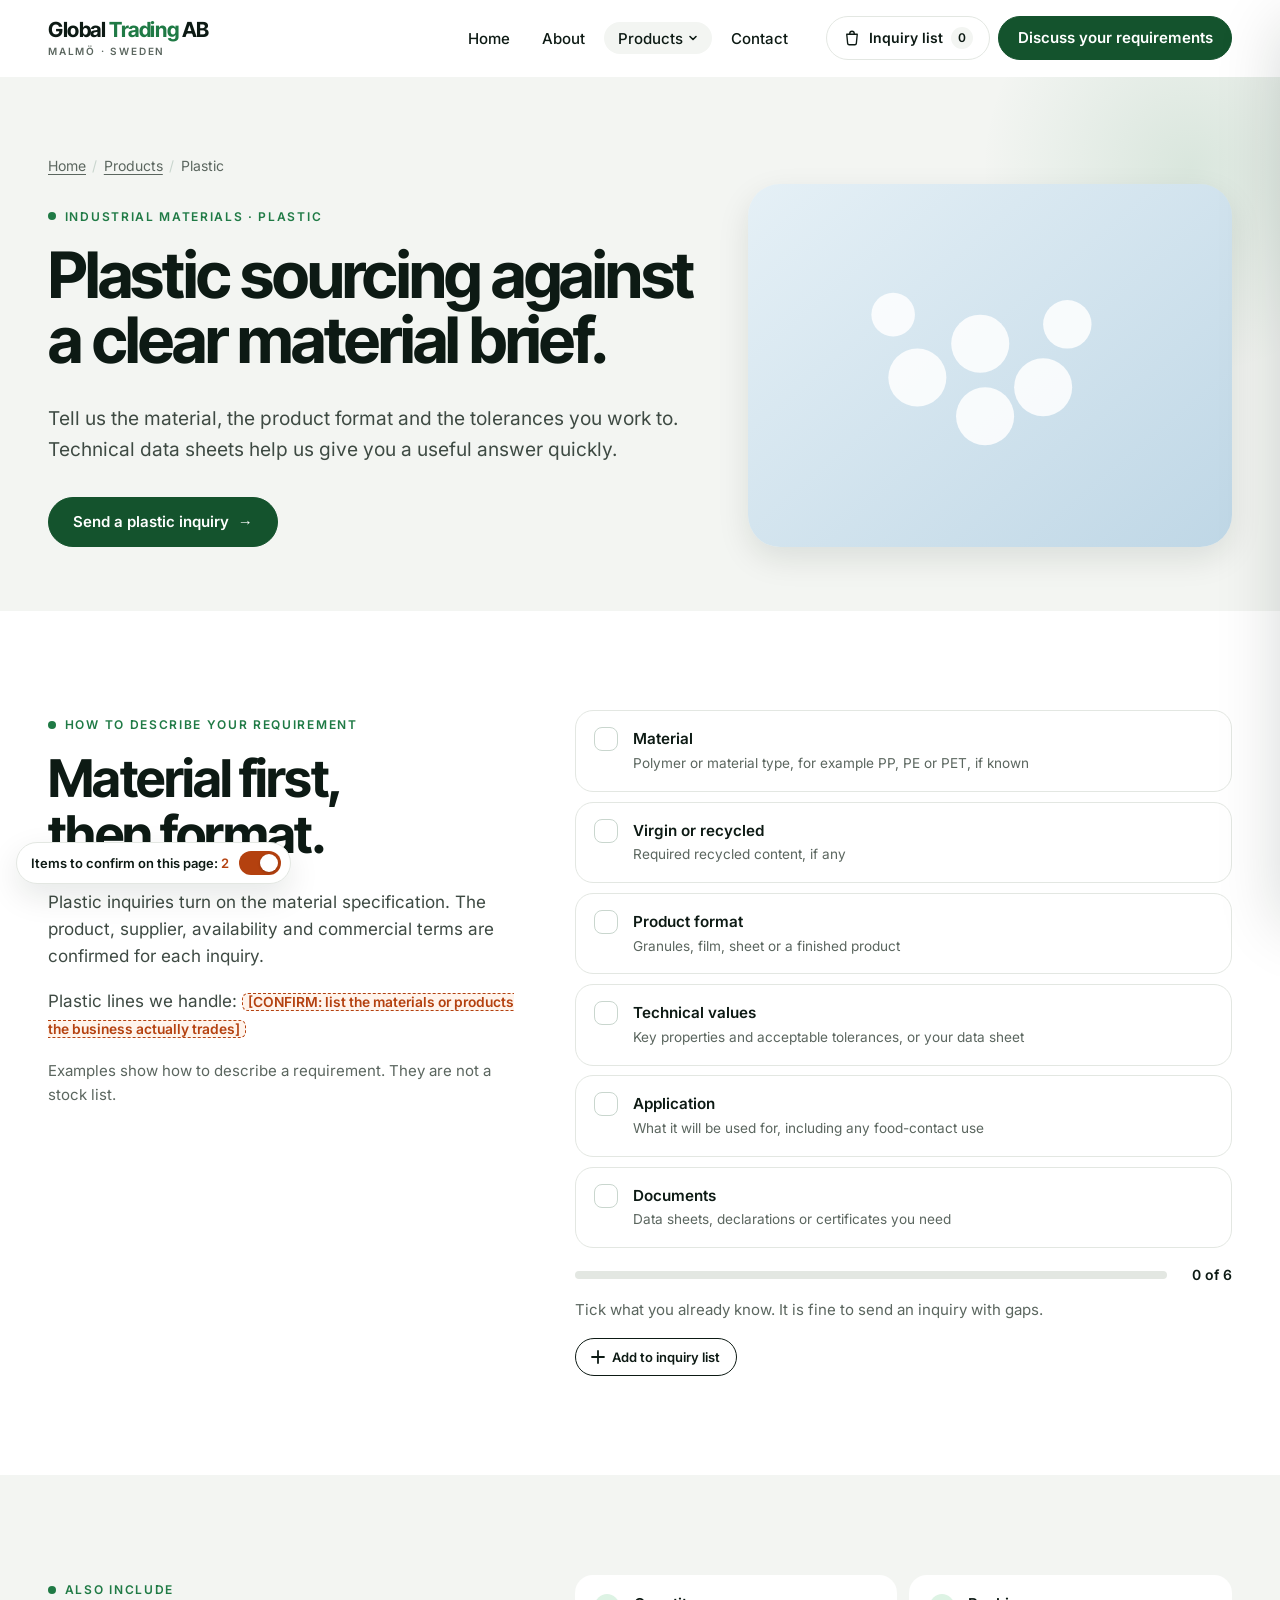
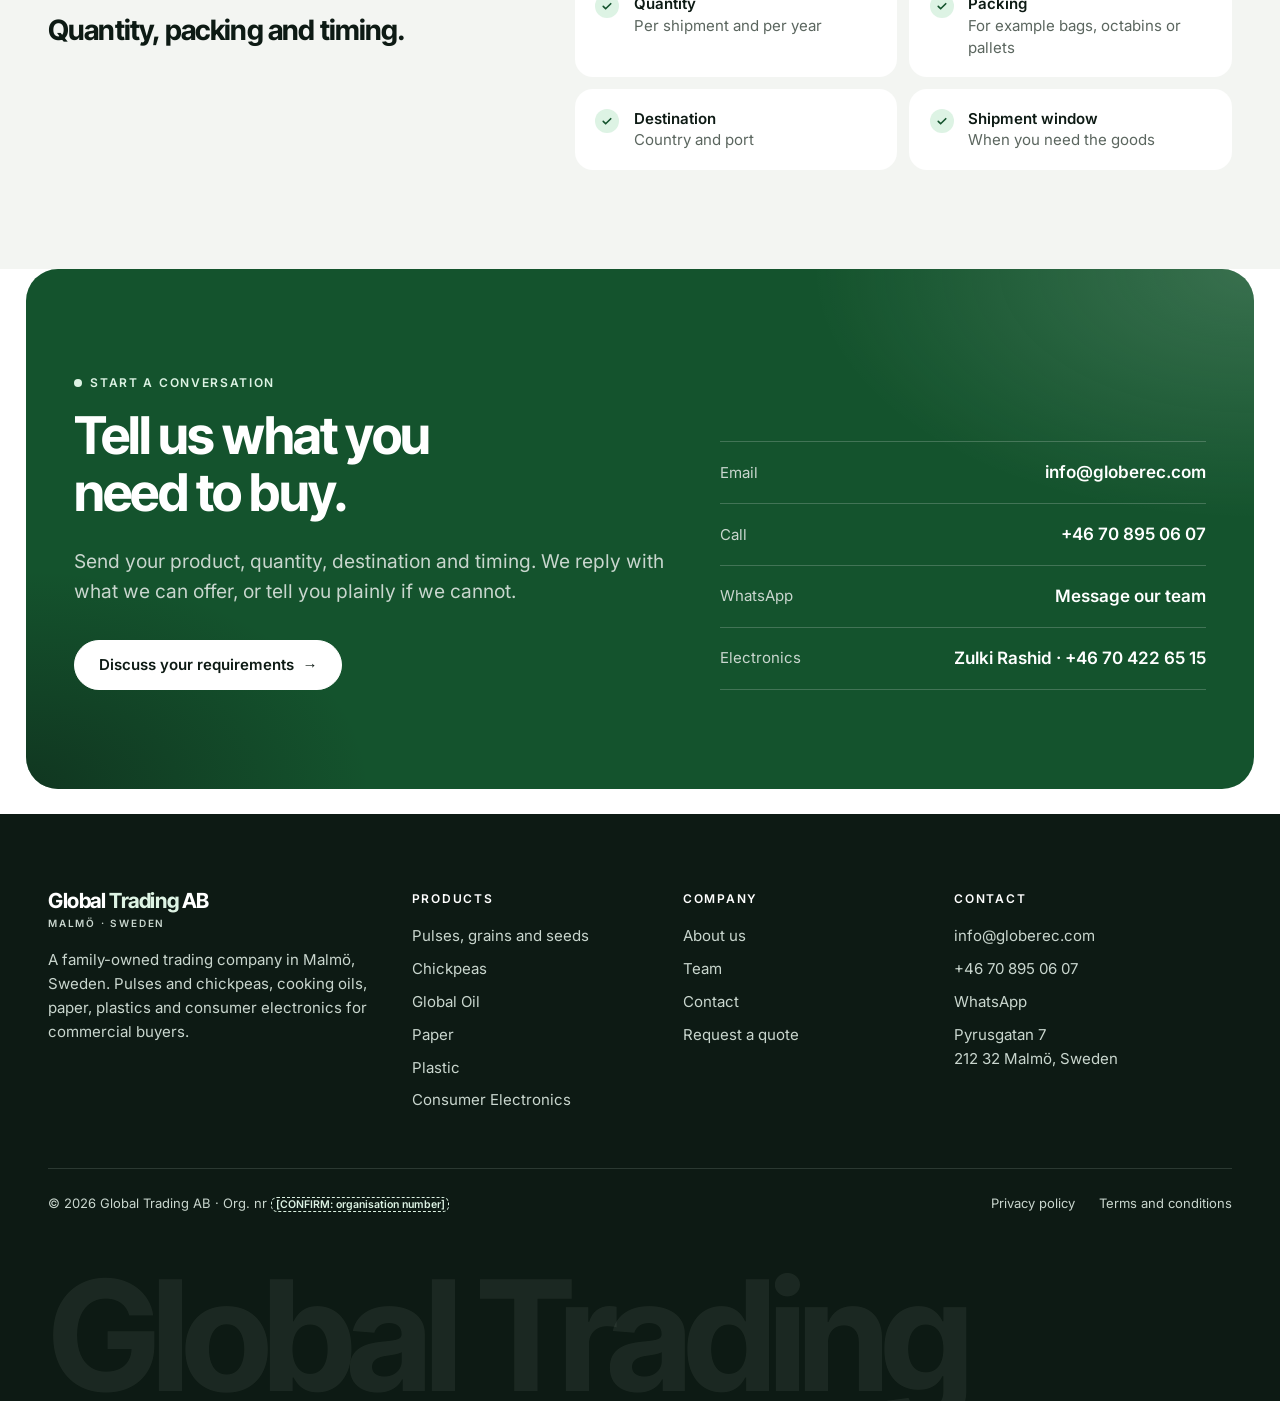
<file: plastic/index.html>
<!doctype html>
<html lang="en" class="no-js">
<head>
<meta charset="utf-8">
<meta name="viewport" content="width=device-width, initial-scale=1">
<title>Plastic | Global Trading AB</title>
<meta name="description" content="Plastic materials and products sourced against your polymer, format, tolerances and documentation needs. See what to include in your inquiry.">
<meta name="robots" content="noindex, nofollow">
<meta name="theme-color" content="#0D1A14">
<link rel="preload" href="../assets/fonts/inter-latin-400-normal.woff2" as="font" type="font/woff2" crossorigin>
<link rel="preload" href="../assets/fonts/inter-tight-latin-700-normal.woff2" as="font" type="font/woff2" crossorigin>
<link rel="stylesheet" href="../assets/css/site.css">
<link rel="icon" href="data:image/svg+xml,%3Csvg xmlns='http://www.w3.org/2000/svg' viewBox='0 0 32 32'%3E%3Crect width='32' height='32' rx='8' fill='%2314532D'/%3E%3Ctext x='16' y='21.5' text-anchor='middle' font-family='Arial' font-weight='700' font-size='14' fill='white'%3EGT%3C/text%3E%3C/svg%3E">

</head>
<body data-root="../">
<a class="skip-link" href="#main">Skip to content</a><header class="site-header"><div class="wrap"><a class="logo" href="../index.html"><span class="logo__name">Global <b>Trading</b> AB</span><span class="logo__tag">Malmö · Sweden</span></a><nav class="nav" aria-label="Main"><ul><li><a href="../index.html">Home</a></li><li><a href="../about-us/index.html">About</a></li><li class="nav__item is-section"><button class="nav__toggle" type="button" aria-expanded="false" aria-controls="mega-products">Products <svg width="10" height="10" viewBox="0 0 10 10" aria-hidden="true"><path d="M2 3.5l3 3 3-3" fill="none" stroke="currentColor" stroke-width="1.6" stroke-linecap="round" stroke-linejoin="round"/></svg></button><div class="mega" id="mega-products"><a class="mega__feature" href="../chickpeas/index.html"><span class="k">In focus</span><div><strong>Chickpeas we buy, hold and sell ourselves.</strong><span style="font-size:.85rem">Kabuli 7, 8 and 9 mm · Desi · Stock in Europe and Asia</span></div></a><ul class="mega__list"><li><a href="../pulses/index.html"><strong>Pulses, grains and seeds</strong><span>Lentils, peas, beans, oats and seeds</span></a></li><li><a href="../chickpeas/index.html"><strong>Chickpeas</strong><span>Kabuli and desi, on our own account</span></a></li><li><a href="../global-oil/index.html"><strong>Global Oil</strong><span>Five cooking oils</span></a></li><li><a href="../paper/index.html"><strong>Paper</strong><span>Sourced to your specification</span></a></li><li><a href="../plastic/index.html" aria-current="page"><strong>Plastic</strong><span>Material first, then format</span></a></li><li><a href="../consumer-electronics/index.html"><strong>Consumer Electronics</strong><span>Direct line to our director</span></a></li></ul><div class="mega__all"><span>Not sure which category fits?</span><a href="../our-products/index.html" class="link-arrow">All products <span class="arr" aria-hidden="true">→</span></a></div></div></li><li><a href="../contact-us/index.html">Contact</a></li></ul></nav><div class="header-actions"><button class="basket-btn" type="button" data-open="inquiry-drawer" aria-expanded="false" aria-controls="inquiry-drawer"><svg width="18" height="18" viewBox="0 0 24 24" aria-hidden="true"><path d="M5 7h14l-1.2 12.2a2 2 0 01-2 1.8H8.2a2 2 0 01-2-1.8z M9 7V6a3 3 0 016 0v1" fill="none" stroke="currentColor" stroke-width="1.8" stroke-linejoin="round"/></svg><span class="basket-btn__label">Inquiry list</span><span class="basket-btn__count">0</span><span class="sr-only"> items, inquiry list</span></button><a class="btn header-cta" href="../contact-us/index.html#inquiry">Discuss your requirements</a><button class="menu-btn" type="button" data-open="mobile-menu" aria-expanded="false" aria-controls="mobile-menu" aria-label="Open menu"><svg width="18" height="12" viewBox="0 0 18 12" aria-hidden="true"><path d="M1 1h16M1 6h16M1 11h16" stroke="currentColor" stroke-width="1.8" stroke-linecap="round"/></svg></button></div></div></header><div class="mobile-menu" id="mobile-menu" role="dialog" aria-modal="true" aria-label="Menu" aria-hidden="true"><div class="mobile-menu__top"><a class="logo" href="../index.html"><span class="logo__name">Global <b>Trading</b> AB</span><span class="logo__tag">Malmö · Sweden</span></a><button class="menu-btn" type="button" data-close aria-label="Close menu" data-autofocus><svg width="16" height="16" viewBox="0 0 16 16" aria-hidden="true"><path d="M3 3l10 10M13 3L3 13" stroke="currentColor" stroke-width="1.8" stroke-linecap="round"/></svg></button></div><nav aria-label="Mobile"><ul><li><a href="../index.html">Home</a></li><li><a href="../about-us/index.html">About</a></li><li><a href="../our-products/index.html">Products</a><ul><li><a href="../pulses/index.html">Pulses, grains and seeds</a></li><li><a href="../chickpeas/index.html">Chickpeas</a></li><li><a href="../global-oil/index.html">Global Oil</a></li><li><a href="../paper/index.html">Paper</a></li><li><a href="../plastic/index.html">Plastic</a></li><li><a href="../consumer-electronics/index.html">Consumer Electronics</a></li></ul></li><li><a href="../contact-us/index.html">Contact</a></li></ul></nav><a class="btn" href="../contact-us/index.html#inquiry">Discuss your requirements <span class="arr" aria-hidden="true">→</span></a><p class="mobile-menu__contact">info@globerec.com · +46 70 895 06 07<br>Pyrusgatan 7, 212 32 Malmö, Sweden</p></div>
<main id="main" tabindex="-1">
<section class="page-hero"><div class="wrap"><div class="page-hero__grid has-media"><div class="reveal"><nav aria-label="Breadcrumb"><ol class="breadcrumb"><li><a href="../index.html">Home</a></li><li><a href="../our-products/index.html">Products</a></li><li aria-current="page">Plastic</li></ol></nav><p class="eyebrow">Industrial materials · Plastic</p><h1>Plastic sourcing against a clear material brief.</h1><p class="lead">Tell us the material, the product format and the tolerances you work to. Technical data sheets help us give you a useful answer quickly.</p><div class="btns btns--stack "><a class="btn" href="../contact-us/index.html?category=plastic#inquiry">Send a plastic inquiry <span class="arr" aria-hidden="true">→</span></a></div></div><div class="page-hero__media reveal"><div class="art art--plastic " style="width:100%;height:100%" role="img" aria-label="Illustration placeholder until category photography is supplied"><svg viewBox="0 0 200 150" aria-hidden="true"><g fill="#fff" fill-opacity=".85"><circle cx="70" cy="80" r="12"/><circle cx="96" cy="66" r="12"/><circle cx="122" cy="84" r="12"/><circle cx="98" cy="96" r="12"/><circle cx="132" cy="58" r="10"/><circle cx="60" cy="54" r="9"/></g></svg></div></div></div></div></section><section class="section "><div class="wrap"><div class="split"><div class="reveal"><p class="eyebrow">How to describe your requirement</p><h2>Material first, then format.</h2><p class="ink2">Plastic inquiries turn on the material specification. The product, supplier, availability and commercial terms are confirmed for each inquiry.</p><p class="ink2">Plastic lines we handle: <span class="confirm" title="To confirm before launch">[CONFIRM: list the materials or products the business actually trades]</span></p><p class="small muted">Examples show how to describe a requirement. They are not a stock list.</p></div><div class="reveal"><div class="spec" data-spec><label><input type="checkbox"><div><strong>Material</strong><span>Polymer or material type, for example PP, PE or PET, if known</span></div></label><label><input type="checkbox"><div><strong>Virgin or recycled</strong><span>Required recycled content, if any</span></div></label><label><input type="checkbox"><div><strong>Product format</strong><span>Granules, film, sheet or a finished product</span></div></label><label><input type="checkbox"><div><strong>Technical values</strong><span>Key properties and acceptable tolerances, or your data sheet</span></div></label><label><input type="checkbox"><div><strong>Application</strong><span>What it will be used for, including any food-contact use</span></div></label><label><input type="checkbox"><div><strong>Documents</strong><span>Data sheets, declarations or certificates you need</span></div></label></div><div class="spec-meter"><div class="spec-meter__bar"><i></i></div><output aria-live="polite">0 of 6</output></div><p class="small muted mt-1">Tick what you already know. It is fine to send an inquiry with gaps.</p><div class="btns mt-1"><button type="button" class="add-btn" data-spec-add data-add-id="plastic-brief" data-add-name="Plastic (to specification)" data-add-cat="Plastic" data-label="Add to inquiry list" data-added="Added" aria-pressed="false"><svg class="ic-plus" width="14" height="14" viewBox="0 0 14 14" aria-hidden="true"><path d="M7 1v12M1 7h12" stroke="currentColor" stroke-width="1.8" stroke-linecap="round"/></svg><svg class="ic-check" width="14" height="14" viewBox="0 0 14 14" aria-hidden="true"><path d="M2 7.5l3 3 7-7" fill="none" stroke="currentColor" stroke-width="1.9" stroke-linecap="round" stroke-linejoin="round"/></svg><span class="lbl">Add to inquiry list</span><span class="sr-only">: Plastic (to specification)</span></button></div></div></div></div></section><section class="section section--stone"><div class="wrap"><div class="split"><div class="reveal"><p class="eyebrow">Also include</p><h2 style="font-size:var(--fs-card)">Quantity, packing and timing.</h2></div><div><ul class="checklist checklist--2 reveal-stagger"><li><div><strong>Quantity</strong><span>Per shipment and per year</span></div></li><li><div><strong>Packing</strong><span>For example bags, octabins or pallets</span></div></li><li><div><strong>Destination</strong><span>Country and port</span></div></li><li><div><strong>Shipment window</strong><span>When you need the goods</span></div></li></ul></div></div></div></section><section class="cta"><div class="cta__panel on-forest"><div class="wrap"><div class="split split--wide-left split--bottom"><div class="reveal"><p class="eyebrow">Start a conversation</p><h2>Tell us what you need to buy.</h2><p class="lead measure">Send your product, quantity, destination and timing. We reply with what we can offer, or tell you plainly if we cannot.</p><div class="btns btns--stack "><a class="btn btn--light" href="../contact-us/index.html#inquiry">Discuss your requirements <span class="arr" aria-hidden="true">→</span></a></div></div><div class="reveal"><div class="routes"><a href="mailto:info@globerec.com"><span>Email</span><b>info@globerec.com</b></a><a href="tel:+46708950607"><span>Call</span><b>+46 70 895 06 07</b></a><a href="https://wa.me/46708950607"><span>WhatsApp</span><b>Message our team</b></a><a href="tel:+46704226515"><span>Electronics</span><b>Zulki Rashid · +46 70 422 65 15</b></a></div></div></div></div></div></section>
</main>
<footer class="site-footer on-dark"><div class="wrap"><div class="footer__grid"><div><a class="logo" href="../index.html"><span class="logo__name">Global <b>Trading</b> AB</span><span class="logo__tag">Malmö · Sweden</span></a><p>A family-owned trading company in Malmö, Sweden. Pulses and chickpeas, cooking oils, paper, plastics and consumer electronics for commercial buyers.</p></div><div><h3>Products</h3><ul><li><a href="../pulses/index.html">Pulses, grains and seeds</a></li><li><a href="../chickpeas/index.html">Chickpeas</a></li><li><a href="../global-oil/index.html">Global Oil</a></li><li><a href="../paper/index.html">Paper</a></li><li><a href="../plastic/index.html">Plastic</a></li><li><a href="../consumer-electronics/index.html">Consumer Electronics</a></li></ul></div><div><h3>Company</h3><ul><li><a href="../about-us/index.html">About us</a></li><li><a href="../about-us/index.html#team">Team</a></li><li><a href="../contact-us/index.html">Contact</a></li><li><a href="../contact-us/index.html#inquiry">Request a quote</a></li></ul></div><div><h3>Contact</h3><ul><li><a href="mailto:info@globerec.com">info@globerec.com</a></li><li><a href="tel:+46708950607">+46 70 895 06 07</a></li><li><a href="https://wa.me/46708950607">WhatsApp</a></li><li>Pyrusgatan 7<br>212 32 Malmö, Sweden</li></ul></div></div><div class="footer__bottom"><span>© 2026 Global Trading AB · Org. nr <span class="confirm" title="To confirm before launch">[CONFIRM: organisation number]</span></span><ul><li><a href="../privacy-policy/index.html">Privacy policy</a></li><li><a href="../terms-and-conditions/index.html">Terms and conditions</a></li></ul></div><div class="footer__big" aria-hidden="true"></div></div></footer>
<div class="drawer-scrim"></div><aside class="drawer" id="inquiry-drawer" role="dialog" aria-modal="true" aria-labelledby="drawer-title" aria-hidden="true"><div class="drawer__head"><h2 id="drawer-title">Your inquiry list</h2><button class="icon-btn" type="button" data-close aria-label="Close inquiry list" data-autofocus><svg width="14" height="14" viewBox="0 0 14 14" aria-hidden="true"><path d="M2 2l10 10M12 2L2 12" stroke="currentColor" stroke-width="1.8" stroke-linecap="round"/></svg></button></div><div class="drawer__body"><div class="drawer__empty" id="basket-empty"><svg width="40" height="40" viewBox="0 0 24 24" aria-hidden="true"><path d="M5 7h14l-1.2 12.2a2 2 0 01-2 1.8H8.2a2 2 0 01-2-1.8z M9 7V6a3 3 0 016 0v1" fill="none" stroke="currentColor" stroke-width="1.8" stroke-linejoin="round"/></svg><p><strong>Nothing added yet.</strong></p><p class="small">Use <em>Add to inquiry</em> on any product to build one request for several products.</p><a class="btn btn--outline btn--sm" href="../our-products/index.html" data-closes>Browse products</a></div><ul class="basket-list" id="basket-list" hidden></ul></div><div class="drawer__foot" id="basket-foot" hidden><a class="btn" href="../contact-us/index.html#inquiry" data-closes>Continue to inquiry <span class="arr" aria-hidden="true">→</span></a><button class="btn btn--outline btn--sm" type="button" data-clear-list>Clear list</button><p class="small muted mb-0">You add the quantities and destination in the next step.</p></div></aside>
<div class="review-bar" role="region" aria-label="Review notes"><span class="txt">Items to confirm on this page: <b>0</b></span><button class="switch" type="button" role="switch" aria-checked="true" aria-label="Show items to confirm"></button></div>

<script src="../assets/js/site.js" defer></script>
</body>
</html>
</file>
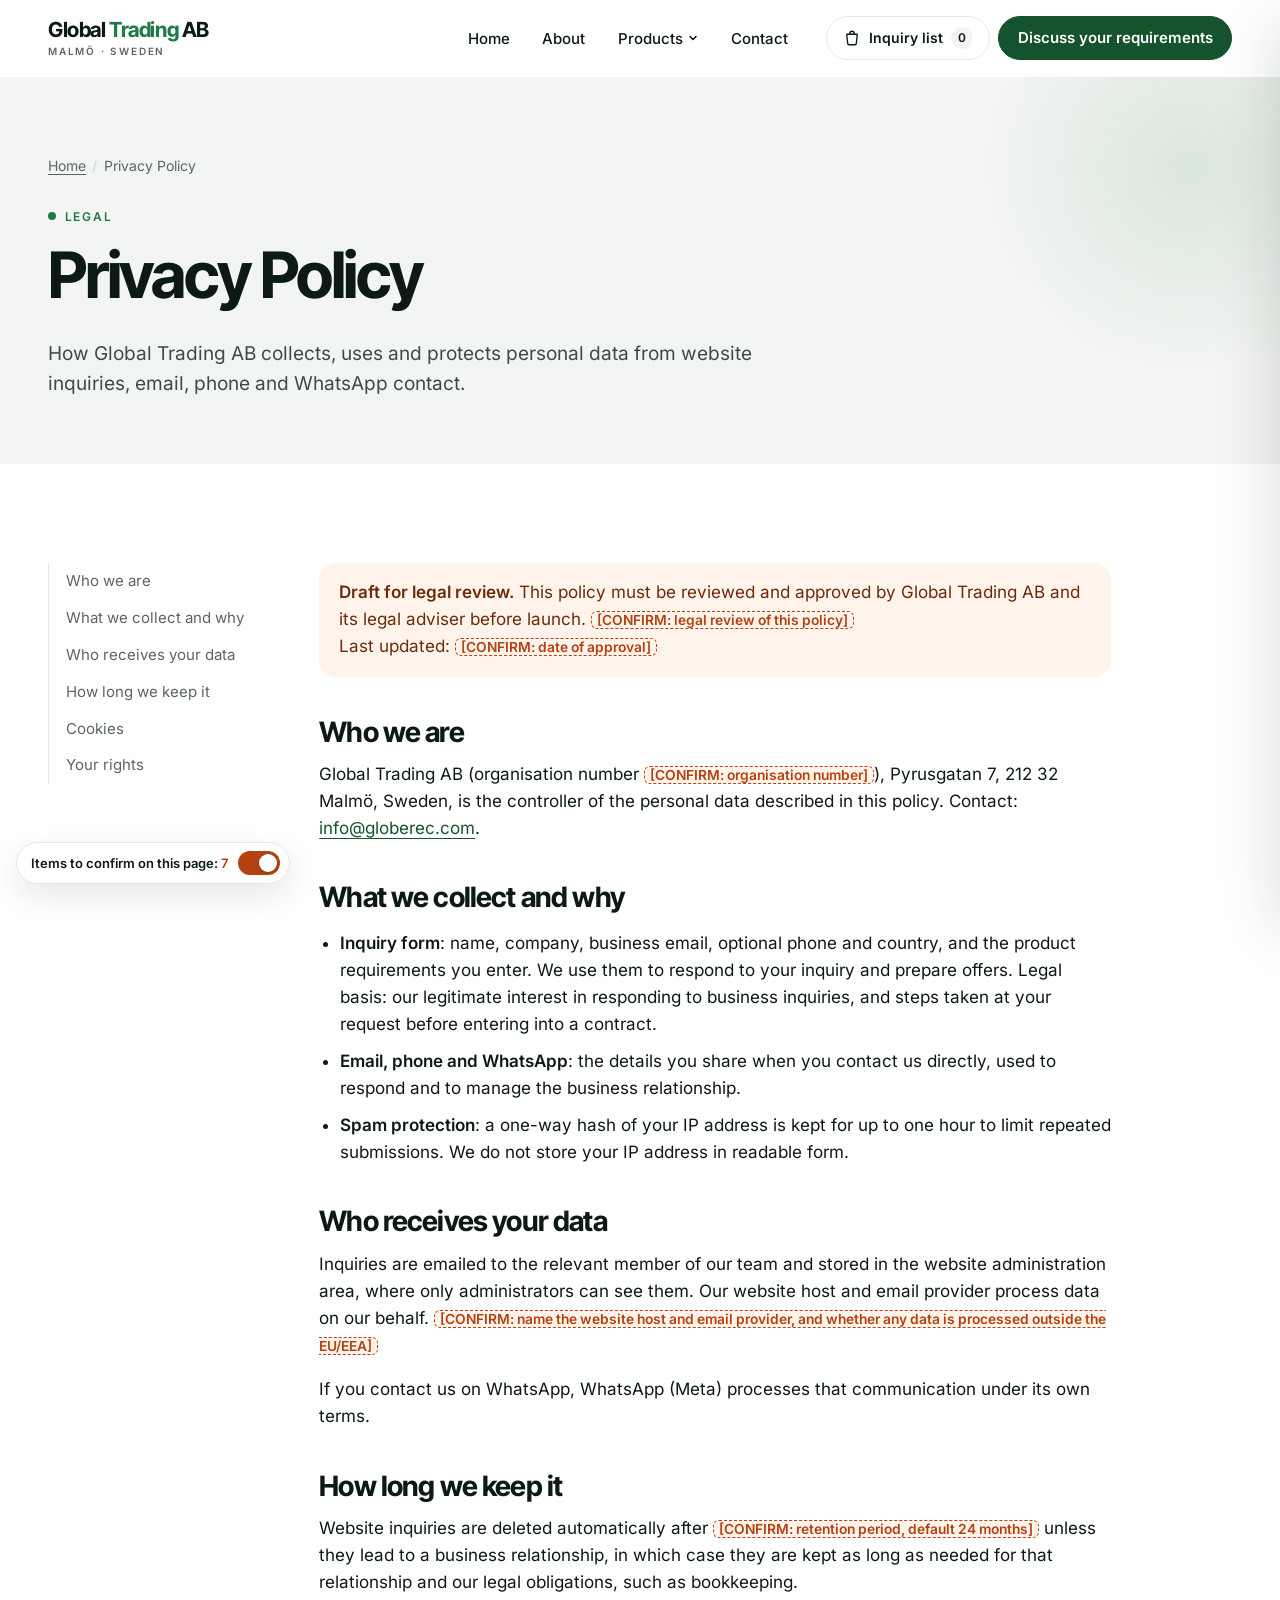
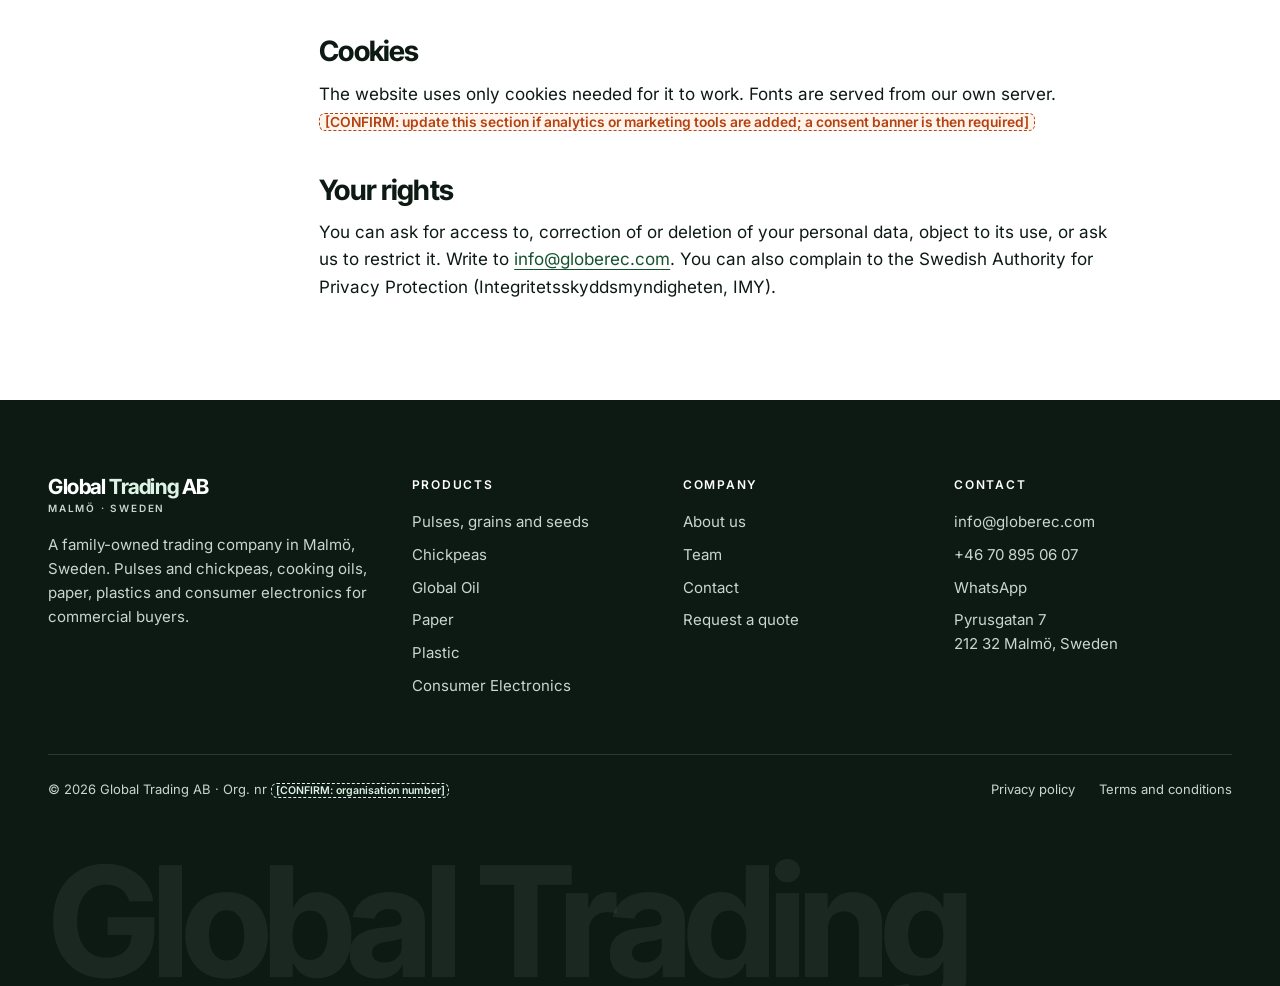
<file: privacy-policy/index.html>
<!doctype html>
<html lang="en" class="no-js">
<head>
<meta charset="utf-8">
<meta name="viewport" content="width=device-width, initial-scale=1">
<title>Privacy Policy | Global Trading AB</title>
<meta name="description" content="How Global Trading AB collects, uses and protects personal data from website inquiries, email, phone and WhatsApp contact.">
<meta name="robots" content="noindex, nofollow">
<meta name="theme-color" content="#0D1A14">
<link rel="preload" href="../assets/fonts/inter-latin-400-normal.woff2" as="font" type="font/woff2" crossorigin>
<link rel="preload" href="../assets/fonts/inter-tight-latin-700-normal.woff2" as="font" type="font/woff2" crossorigin>
<link rel="stylesheet" href="../assets/css/site.css">
<link rel="icon" href="data:image/svg+xml,%3Csvg xmlns='http://www.w3.org/2000/svg' viewBox='0 0 32 32'%3E%3Crect width='32' height='32' rx='8' fill='%2314532D'/%3E%3Ctext x='16' y='21.5' text-anchor='middle' font-family='Arial' font-weight='700' font-size='14' fill='white'%3EGT%3C/text%3E%3C/svg%3E">

</head>
<body data-root="../">
<a class="skip-link" href="#main">Skip to content</a><header class="site-header"><div class="wrap"><a class="logo" href="../index.html"><span class="logo__name">Global <b>Trading</b> AB</span><span class="logo__tag">Malmö · Sweden</span></a><nav class="nav" aria-label="Main"><ul><li><a href="../index.html">Home</a></li><li><a href="../about-us/index.html">About</a></li><li class="nav__item"><button class="nav__toggle" type="button" aria-expanded="false" aria-controls="mega-products">Products <svg width="10" height="10" viewBox="0 0 10 10" aria-hidden="true"><path d="M2 3.5l3 3 3-3" fill="none" stroke="currentColor" stroke-width="1.6" stroke-linecap="round" stroke-linejoin="round"/></svg></button><div class="mega" id="mega-products"><a class="mega__feature" href="../chickpeas/index.html"><span class="k">In focus</span><div><strong>Chickpeas we buy, hold and sell ourselves.</strong><span style="font-size:.85rem">Kabuli 7, 8 and 9 mm · Desi · Stock in Europe and Asia</span></div></a><ul class="mega__list"><li><a href="../pulses/index.html"><strong>Pulses, grains and seeds</strong><span>Lentils, peas, beans, oats and seeds</span></a></li><li><a href="../chickpeas/index.html"><strong>Chickpeas</strong><span>Kabuli and desi, on our own account</span></a></li><li><a href="../global-oil/index.html"><strong>Global Oil</strong><span>Five cooking oils</span></a></li><li><a href="../paper/index.html"><strong>Paper</strong><span>Sourced to your specification</span></a></li><li><a href="../plastic/index.html"><strong>Plastic</strong><span>Material first, then format</span></a></li><li><a href="../consumer-electronics/index.html"><strong>Consumer Electronics</strong><span>Direct line to our director</span></a></li></ul><div class="mega__all"><span>Not sure which category fits?</span><a href="../our-products/index.html" class="link-arrow">All products <span class="arr" aria-hidden="true">→</span></a></div></div></li><li><a href="../contact-us/index.html">Contact</a></li></ul></nav><div class="header-actions"><button class="basket-btn" type="button" data-open="inquiry-drawer" aria-expanded="false" aria-controls="inquiry-drawer"><svg width="18" height="18" viewBox="0 0 24 24" aria-hidden="true"><path d="M5 7h14l-1.2 12.2a2 2 0 01-2 1.8H8.2a2 2 0 01-2-1.8z M9 7V6a3 3 0 016 0v1" fill="none" stroke="currentColor" stroke-width="1.8" stroke-linejoin="round"/></svg><span class="basket-btn__label">Inquiry list</span><span class="basket-btn__count">0</span><span class="sr-only"> items, inquiry list</span></button><a class="btn header-cta" href="../contact-us/index.html#inquiry">Discuss your requirements</a><button class="menu-btn" type="button" data-open="mobile-menu" aria-expanded="false" aria-controls="mobile-menu" aria-label="Open menu"><svg width="18" height="12" viewBox="0 0 18 12" aria-hidden="true"><path d="M1 1h16M1 6h16M1 11h16" stroke="currentColor" stroke-width="1.8" stroke-linecap="round"/></svg></button></div></div></header><div class="mobile-menu" id="mobile-menu" role="dialog" aria-modal="true" aria-label="Menu" aria-hidden="true"><div class="mobile-menu__top"><a class="logo" href="../index.html"><span class="logo__name">Global <b>Trading</b> AB</span><span class="logo__tag">Malmö · Sweden</span></a><button class="menu-btn" type="button" data-close aria-label="Close menu" data-autofocus><svg width="16" height="16" viewBox="0 0 16 16" aria-hidden="true"><path d="M3 3l10 10M13 3L3 13" stroke="currentColor" stroke-width="1.8" stroke-linecap="round"/></svg></button></div><nav aria-label="Mobile"><ul><li><a href="../index.html">Home</a></li><li><a href="../about-us/index.html">About</a></li><li><a href="../our-products/index.html">Products</a><ul><li><a href="../pulses/index.html">Pulses, grains and seeds</a></li><li><a href="../chickpeas/index.html">Chickpeas</a></li><li><a href="../global-oil/index.html">Global Oil</a></li><li><a href="../paper/index.html">Paper</a></li><li><a href="../plastic/index.html">Plastic</a></li><li><a href="../consumer-electronics/index.html">Consumer Electronics</a></li></ul></li><li><a href="../contact-us/index.html">Contact</a></li></ul></nav><a class="btn" href="../contact-us/index.html#inquiry">Discuss your requirements <span class="arr" aria-hidden="true">→</span></a><p class="mobile-menu__contact">info@globerec.com · +46 70 895 06 07<br>Pyrusgatan 7, 212 32 Malmö, Sweden</p></div>
<main id="main" tabindex="-1">
<section class="page-hero"><div class="wrap"><div class="page-hero__grid"><div class="reveal"><nav aria-label="Breadcrumb"><ol class="breadcrumb"><li><a href="../index.html">Home</a></li><li aria-current="page">Privacy Policy</li></ol></nav><p class="eyebrow">Legal</p><h1>Privacy Policy</h1><p class="lead">How Global Trading AB collects, uses and protects personal data from website inquiries, email, phone and WhatsApp contact.</p></div></div></div></section><section class="section "><div class="wrap"><div class="split split--toc"><div><nav class="toc" aria-label="On this page"><ul><li><a href="#who">Who we are</a></li><li><a href="#collect">What we collect and why</a></li><li><a href="#recipients">Who receives your data</a></li><li><a href="#retention">How long we keep it</a></li><li><a href="#cookies">Cookies</a></li><li><a href="#rights">Your rights</a></li></ul></nav></div><div class="prose"><p class="note"><strong>Draft for legal review.</strong> This policy must be reviewed and approved by Global Trading AB and its legal adviser before launch. <span class="confirm" title="To confirm before launch">[CONFIRM: legal review of this policy]</span><br>Last updated: <span class="confirm" title="To confirm before launch">[CONFIRM: date of approval]</span></p><h2 id="who">Who we are</h2><p>Global Trading AB (organisation number <span class="confirm" title="To confirm before launch">[CONFIRM: organisation number]</span>), Pyrusgatan 7, 212 32 Malmö, Sweden, is the controller of the personal data described in this policy. Contact: <a href="mailto:info@globerec.com">info@globerec.com</a>.</p><h2 id="collect">What we collect and why</h2><ul><li><strong>Inquiry form</strong>: name, company, business email, optional phone and country, and the product requirements you enter. We use them to respond to your inquiry and prepare offers. Legal basis: our legitimate interest in responding to business inquiries, and steps taken at your request before entering into a contract.</li><li><strong>Email, phone and WhatsApp</strong>: the details you share when you contact us directly, used to respond and to manage the business relationship.</li><li><strong>Spam protection</strong>: a one-way hash of your IP address is kept for up to one hour to limit repeated submissions. We do not store your IP address in readable form.</li></ul><h2 id="recipients">Who receives your data</h2><p>Inquiries are emailed to the relevant member of our team and stored in the website administration area, where only administrators can see them. Our website host and email provider process data on our behalf. <span class="confirm" title="To confirm before launch">[CONFIRM: name the website host and email provider, and whether any data is processed outside the EU/EEA]</span></p><p>If you contact us on WhatsApp, WhatsApp (Meta) processes that communication under its own terms.</p><h2 id="retention">How long we keep it</h2><p>Website inquiries are deleted automatically after <span class="confirm" title="To confirm before launch">[CONFIRM: retention period, default 24 months]</span> unless they lead to a business relationship, in which case they are kept as long as needed for that relationship and our legal obligations, such as bookkeeping.</p><h2 id="cookies">Cookies</h2><p>The website uses only cookies needed for it to work. Fonts are served from our own server. <span class="confirm" title="To confirm before launch">[CONFIRM: update this section if analytics or marketing tools are added; a consent banner is then required]</span></p><h2 id="rights">Your rights</h2><p>You can ask for access to, correction of or deletion of your personal data, object to its use, or ask us to restrict it. Write to <a href="mailto:info@globerec.com">info@globerec.com</a>. You can also complain to the Swedish Authority for Privacy Protection (Integritetsskyddsmyndigheten, IMY).</p></div></div></div></section>
</main>
<footer class="site-footer on-dark"><div class="wrap"><div class="footer__grid"><div><a class="logo" href="../index.html"><span class="logo__name">Global <b>Trading</b> AB</span><span class="logo__tag">Malmö · Sweden</span></a><p>A family-owned trading company in Malmö, Sweden. Pulses and chickpeas, cooking oils, paper, plastics and consumer electronics for commercial buyers.</p></div><div><h3>Products</h3><ul><li><a href="../pulses/index.html">Pulses, grains and seeds</a></li><li><a href="../chickpeas/index.html">Chickpeas</a></li><li><a href="../global-oil/index.html">Global Oil</a></li><li><a href="../paper/index.html">Paper</a></li><li><a href="../plastic/index.html">Plastic</a></li><li><a href="../consumer-electronics/index.html">Consumer Electronics</a></li></ul></div><div><h3>Company</h3><ul><li><a href="../about-us/index.html">About us</a></li><li><a href="../about-us/index.html#team">Team</a></li><li><a href="../contact-us/index.html">Contact</a></li><li><a href="../contact-us/index.html#inquiry">Request a quote</a></li></ul></div><div><h3>Contact</h3><ul><li><a href="mailto:info@globerec.com">info@globerec.com</a></li><li><a href="tel:+46708950607">+46 70 895 06 07</a></li><li><a href="https://wa.me/46708950607">WhatsApp</a></li><li>Pyrusgatan 7<br>212 32 Malmö, Sweden</li></ul></div></div><div class="footer__bottom"><span>© 2026 Global Trading AB · Org. nr <span class="confirm" title="To confirm before launch">[CONFIRM: organisation number]</span></span><ul><li><a href="../privacy-policy/index.html">Privacy policy</a></li><li><a href="../terms-and-conditions/index.html">Terms and conditions</a></li></ul></div><div class="footer__big" aria-hidden="true"></div></div></footer>
<div class="drawer-scrim"></div><aside class="drawer" id="inquiry-drawer" role="dialog" aria-modal="true" aria-labelledby="drawer-title" aria-hidden="true"><div class="drawer__head"><h2 id="drawer-title">Your inquiry list</h2><button class="icon-btn" type="button" data-close aria-label="Close inquiry list" data-autofocus><svg width="14" height="14" viewBox="0 0 14 14" aria-hidden="true"><path d="M2 2l10 10M12 2L2 12" stroke="currentColor" stroke-width="1.8" stroke-linecap="round"/></svg></button></div><div class="drawer__body"><div class="drawer__empty" id="basket-empty"><svg width="40" height="40" viewBox="0 0 24 24" aria-hidden="true"><path d="M5 7h14l-1.2 12.2a2 2 0 01-2 1.8H8.2a2 2 0 01-2-1.8z M9 7V6a3 3 0 016 0v1" fill="none" stroke="currentColor" stroke-width="1.8" stroke-linejoin="round"/></svg><p><strong>Nothing added yet.</strong></p><p class="small">Use <em>Add to inquiry</em> on any product to build one request for several products.</p><a class="btn btn--outline btn--sm" href="../our-products/index.html" data-closes>Browse products</a></div><ul class="basket-list" id="basket-list" hidden></ul></div><div class="drawer__foot" id="basket-foot" hidden><a class="btn" href="../contact-us/index.html#inquiry" data-closes>Continue to inquiry <span class="arr" aria-hidden="true">→</span></a><button class="btn btn--outline btn--sm" type="button" data-clear-list>Clear list</button><p class="small muted mb-0">You add the quantities and destination in the next step.</p></div></aside>
<div class="review-bar" role="region" aria-label="Review notes"><span class="txt">Items to confirm on this page: <b>0</b></span><button class="switch" type="button" role="switch" aria-checked="true" aria-label="Show items to confirm"></button></div>

<script src="../assets/js/site.js" defer></script>
</body>
</html>
</file>
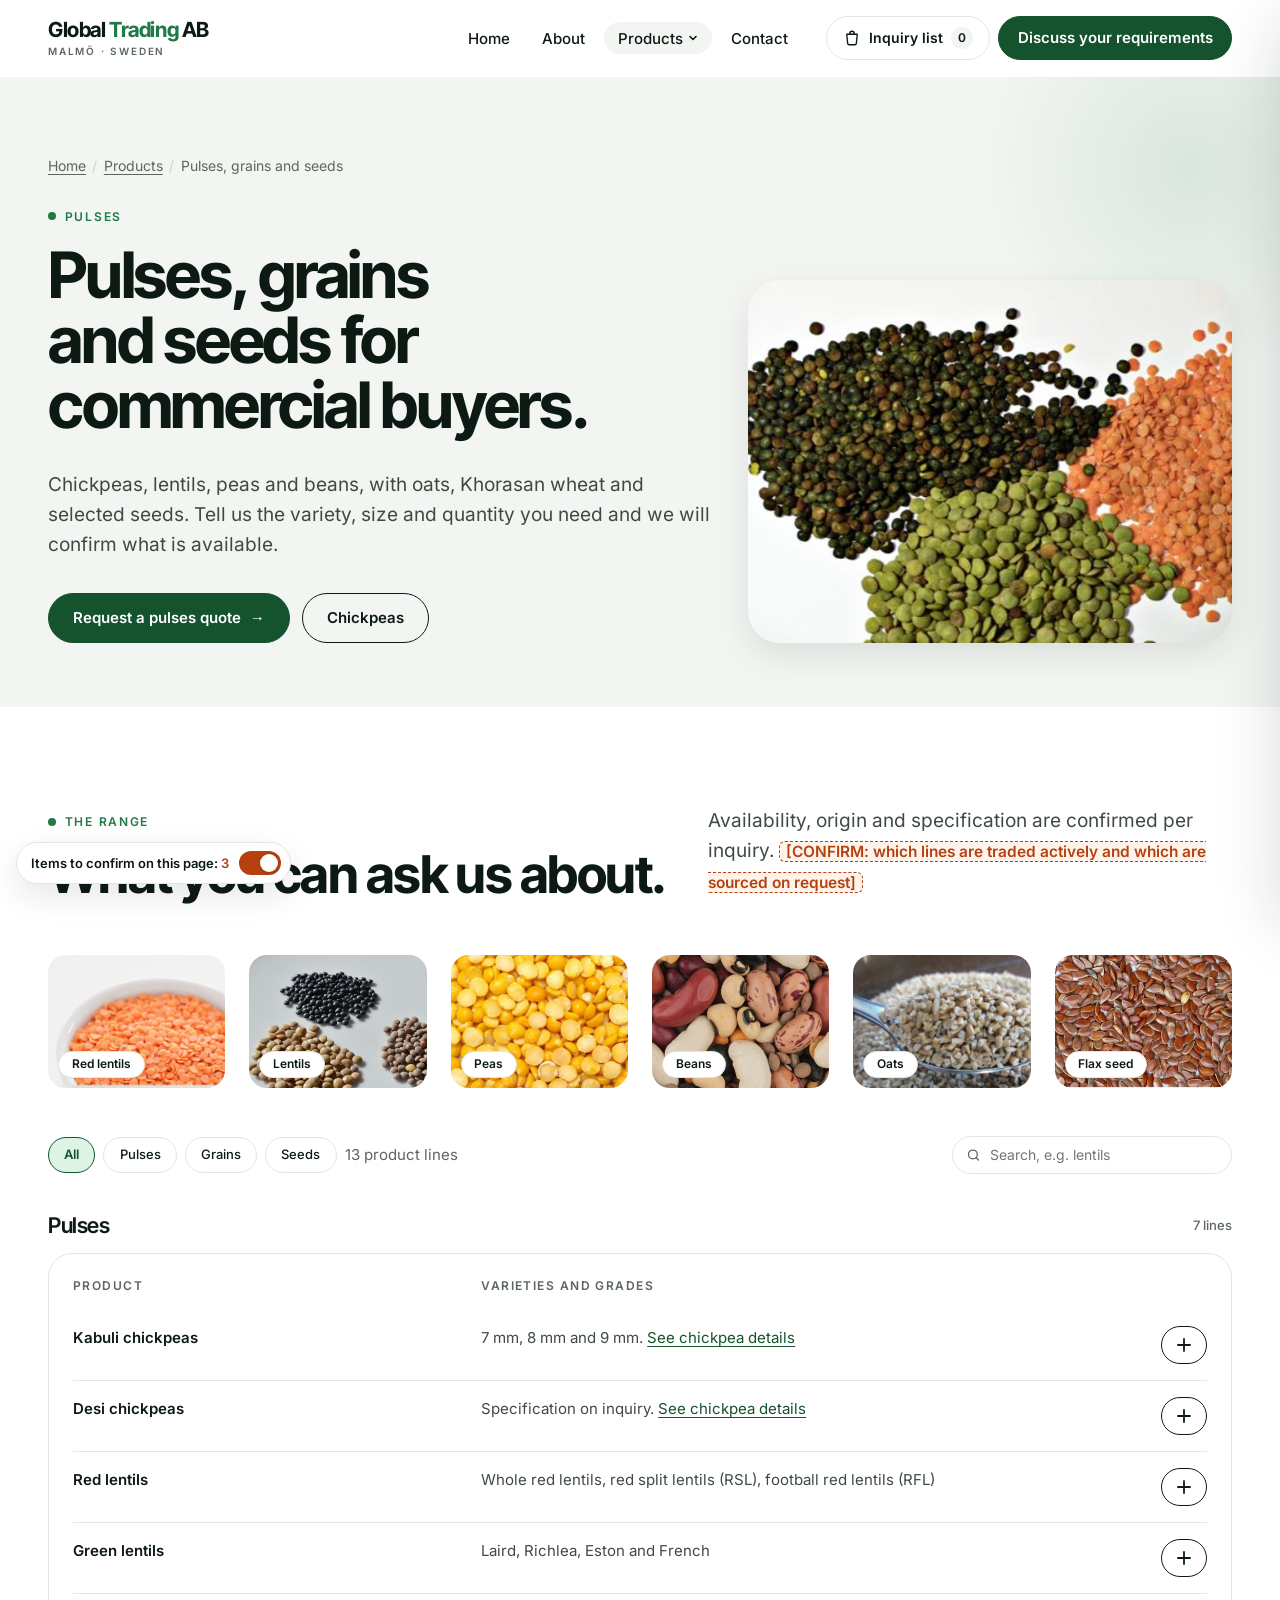
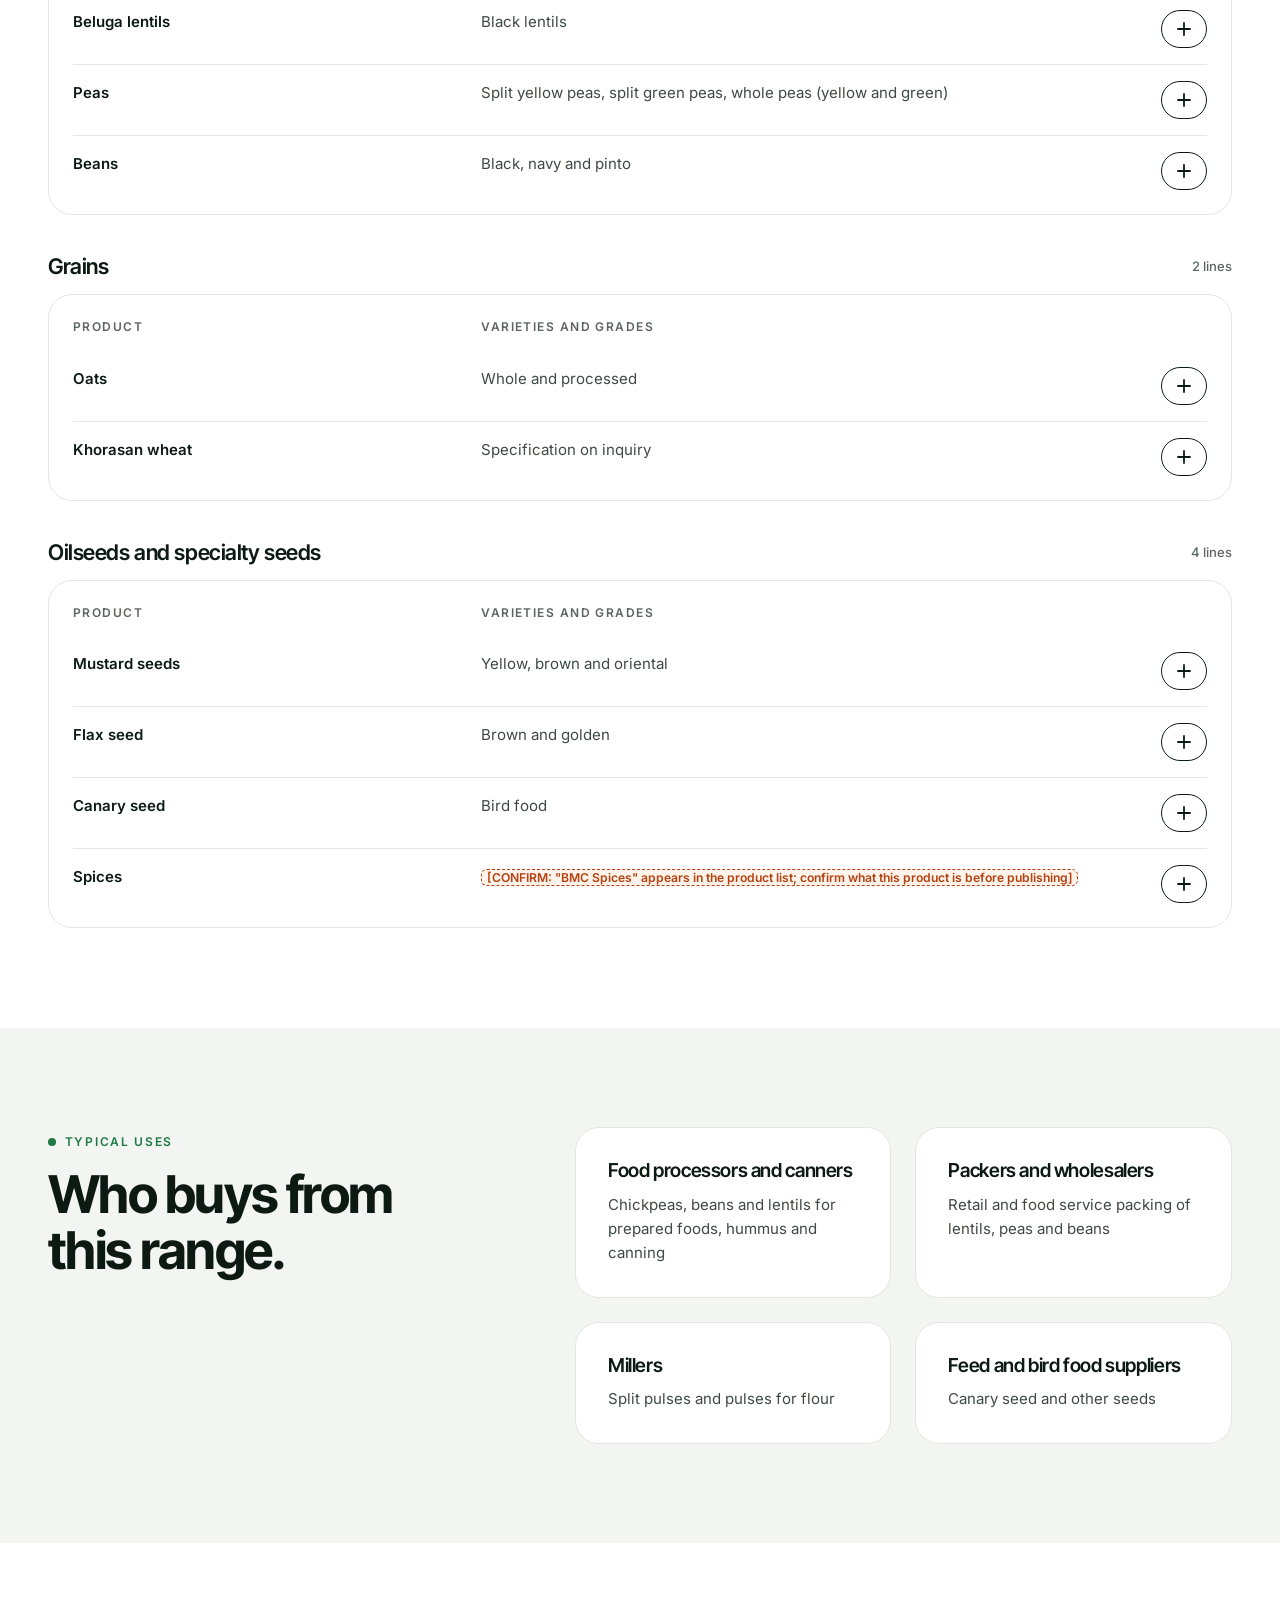
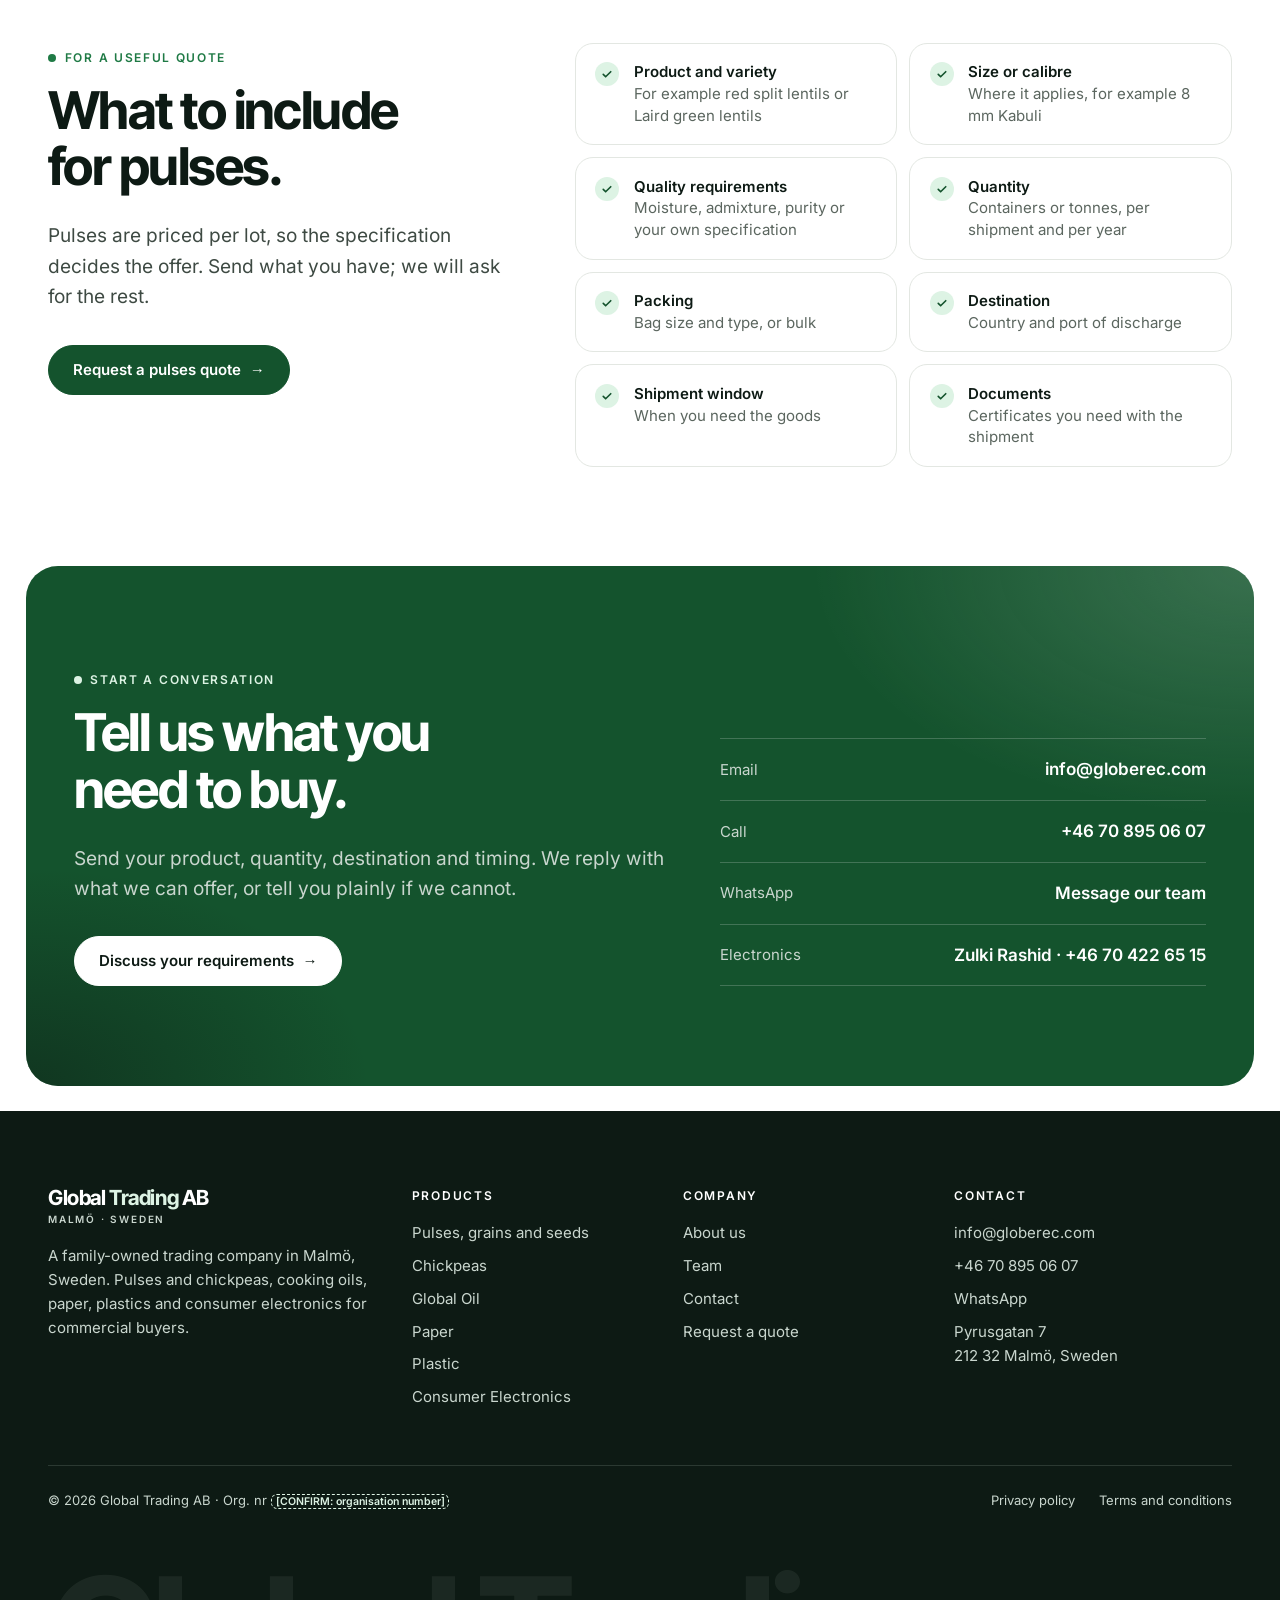
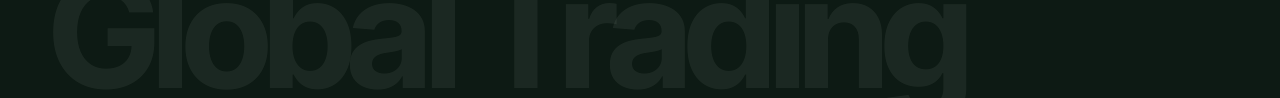
<file: pulses/index.html>
<!doctype html>
<html lang="en" class="no-js">
<head>
<meta charset="utf-8">
<meta name="viewport" content="width=device-width, initial-scale=1">
<title>Pulses, Grains and Seeds | Global Trading AB</title>
<meta name="description" content="Chickpeas, red and green lentils, peas, beans, oats, Khorasan wheat, mustard, flax and canary seed. See the range and what to include in a quote.">
<meta name="robots" content="noindex, nofollow">
<meta name="theme-color" content="#0D1A14">
<link rel="preload" href="../assets/fonts/inter-latin-400-normal.woff2" as="font" type="font/woff2" crossorigin>
<link rel="preload" href="../assets/fonts/inter-tight-latin-700-normal.woff2" as="font" type="font/woff2" crossorigin>
<link rel="stylesheet" href="../assets/css/site.css">
<link rel="icon" href="data:image/svg+xml,%3Csvg xmlns='http://www.w3.org/2000/svg' viewBox='0 0 32 32'%3E%3Crect width='32' height='32' rx='8' fill='%2314532D'/%3E%3Ctext x='16' y='21.5' text-anchor='middle' font-family='Arial' font-weight='700' font-size='14' fill='white'%3EGT%3C/text%3E%3C/svg%3E">

</head>
<body data-root="../">
<a class="skip-link" href="#main">Skip to content</a><header class="site-header"><div class="wrap"><a class="logo" href="../index.html"><span class="logo__name">Global <b>Trading</b> AB</span><span class="logo__tag">Malmö · Sweden</span></a><nav class="nav" aria-label="Main"><ul><li><a href="../index.html">Home</a></li><li><a href="../about-us/index.html">About</a></li><li class="nav__item is-section"><button class="nav__toggle" type="button" aria-expanded="false" aria-controls="mega-products">Products <svg width="10" height="10" viewBox="0 0 10 10" aria-hidden="true"><path d="M2 3.5l3 3 3-3" fill="none" stroke="currentColor" stroke-width="1.6" stroke-linecap="round" stroke-linejoin="round"/></svg></button><div class="mega" id="mega-products"><a class="mega__feature" href="../chickpeas/index.html"><span class="k">In focus</span><div><strong>Chickpeas we buy, hold and sell ourselves.</strong><span style="font-size:.85rem">Kabuli 7, 8 and 9 mm · Desi · Stock in Europe and Asia</span></div></a><ul class="mega__list"><li><a href="../pulses/index.html" aria-current="page"><strong>Pulses, grains and seeds</strong><span>Lentils, peas, beans, oats and seeds</span></a></li><li><a href="../chickpeas/index.html"><strong>Chickpeas</strong><span>Kabuli and desi, on our own account</span></a></li><li><a href="../global-oil/index.html"><strong>Global Oil</strong><span>Five cooking oils</span></a></li><li><a href="../paper/index.html"><strong>Paper</strong><span>Sourced to your specification</span></a></li><li><a href="../plastic/index.html"><strong>Plastic</strong><span>Material first, then format</span></a></li><li><a href="../consumer-electronics/index.html"><strong>Consumer Electronics</strong><span>Direct line to our director</span></a></li></ul><div class="mega__all"><span>Not sure which category fits?</span><a href="../our-products/index.html" class="link-arrow">All products <span class="arr" aria-hidden="true">→</span></a></div></div></li><li><a href="../contact-us/index.html">Contact</a></li></ul></nav><div class="header-actions"><button class="basket-btn" type="button" data-open="inquiry-drawer" aria-expanded="false" aria-controls="inquiry-drawer"><svg width="18" height="18" viewBox="0 0 24 24" aria-hidden="true"><path d="M5 7h14l-1.2 12.2a2 2 0 01-2 1.8H8.2a2 2 0 01-2-1.8z M9 7V6a3 3 0 016 0v1" fill="none" stroke="currentColor" stroke-width="1.8" stroke-linejoin="round"/></svg><span class="basket-btn__label">Inquiry list</span><span class="basket-btn__count">0</span><span class="sr-only"> items, inquiry list</span></button><a class="btn header-cta" href="../contact-us/index.html#inquiry">Discuss your requirements</a><button class="menu-btn" type="button" data-open="mobile-menu" aria-expanded="false" aria-controls="mobile-menu" aria-label="Open menu"><svg width="18" height="12" viewBox="0 0 18 12" aria-hidden="true"><path d="M1 1h16M1 6h16M1 11h16" stroke="currentColor" stroke-width="1.8" stroke-linecap="round"/></svg></button></div></div></header><div class="mobile-menu" id="mobile-menu" role="dialog" aria-modal="true" aria-label="Menu" aria-hidden="true"><div class="mobile-menu__top"><a class="logo" href="../index.html"><span class="logo__name">Global <b>Trading</b> AB</span><span class="logo__tag">Malmö · Sweden</span></a><button class="menu-btn" type="button" data-close aria-label="Close menu" data-autofocus><svg width="16" height="16" viewBox="0 0 16 16" aria-hidden="true"><path d="M3 3l10 10M13 3L3 13" stroke="currentColor" stroke-width="1.8" stroke-linecap="round"/></svg></button></div><nav aria-label="Mobile"><ul><li><a href="../index.html">Home</a></li><li><a href="../about-us/index.html">About</a></li><li><a href="../our-products/index.html">Products</a><ul><li><a href="../pulses/index.html">Pulses, grains and seeds</a></li><li><a href="../chickpeas/index.html">Chickpeas</a></li><li><a href="../global-oil/index.html">Global Oil</a></li><li><a href="../paper/index.html">Paper</a></li><li><a href="../plastic/index.html">Plastic</a></li><li><a href="../consumer-electronics/index.html">Consumer Electronics</a></li></ul></li><li><a href="../contact-us/index.html">Contact</a></li></ul></nav><a class="btn" href="../contact-us/index.html#inquiry">Discuss your requirements <span class="arr" aria-hidden="true">→</span></a><p class="mobile-menu__contact">info@globerec.com · +46 70 895 06 07<br>Pyrusgatan 7, 212 32 Malmö, Sweden</p></div>
<main id="main" tabindex="-1">
<section class="page-hero"><div class="wrap"><div class="page-hero__grid has-media"><div class="reveal"><nav aria-label="Breadcrumb"><ol class="breadcrumb"><li><a href="../index.html">Home</a></li><li><a href="../our-products/index.html">Products</a></li><li aria-current="page">Pulses, grains and seeds</li></ol></nav><p class="eyebrow">Pulses</p><h1>Pulses, grains and seeds for commercial buyers.</h1><p class="lead">Chickpeas, lentils, peas and beans, with oats, Khorasan wheat and selected seeds. Tell us the variety, size and quantity you need and we will confirm what is available.</p><div class="btns btns--stack "><a class="btn" href="../contact-us/index.html?category=pulses#inquiry">Request a pulses quote <span class="arr" aria-hidden="true">→</span></a><a class="btn btn--outline" href="../chickpeas/index.html">Chickpeas</a></div></div><div class="page-hero__media reveal"><img src="../assets/img/lentils-three.jpg" alt="Green, red and brown lentils" style="object-position:center" loading="lazy" decoding="async"></div></div></div></section><section class="section "><div class="wrap"><div class="section-head reveal"><div><p class="eyebrow">The range</p><h2>What you can ask us about.</h2></div><p class="lead mb-0">Availability, origin and specification are confirmed per inquiry. <span class="confirm" title="To confirm before launch">[CONFIRM: which lines are traded actively and which are sourced on request]</span></p></div><div class="grid reveal-stagger" style="grid-template-columns:repeat(auto-fit,minmax(150px,1fr));margin-bottom:3rem"><figure class="fill" style="margin:0;border-radius:18px;overflow:hidden;aspect-ratio:4/3;position:relative"><img src="../assets/img/red-lentils-bowl.jpg" alt="Red lentils" style="object-position:center" loading="lazy" decoding="async"><figcaption class="chip chip--light" style="position:absolute;left:10px;bottom:10px">Red lentils</figcaption></figure><figure class="fill" style="margin:0;border-radius:18px;overflow:hidden;aspect-ratio:4/3;position:relative"><img src="../assets/img/lentil-trio.jpg" alt="Lentils" style="object-position:center" loading="lazy" decoding="async"><figcaption class="chip chip--light" style="position:absolute;left:10px;bottom:10px">Lentils</figcaption></figure><figure class="fill" style="margin:0;border-radius:18px;overflow:hidden;aspect-ratio:4/3;position:relative"><img src="../assets/img/split-peas.jpg" alt="Peas" style="object-position:center" loading="lazy" decoding="async"><figcaption class="chip chip--light" style="position:absolute;left:10px;bottom:10px">Peas</figcaption></figure><figure class="fill" style="margin:0;border-radius:18px;overflow:hidden;aspect-ratio:4/3;position:relative"><img src="../assets/img/mixed-beans.jpg" alt="Beans" style="object-position:center" loading="lazy" decoding="async"><figcaption class="chip chip--light" style="position:absolute;left:10px;bottom:10px">Beans</figcaption></figure><figure class="fill" style="margin:0;border-radius:18px;overflow:hidden;aspect-ratio:4/3;position:relative"><img src="../assets/img/oats.jpg" alt="Oats" style="object-position:center" loading="lazy" decoding="async"><figcaption class="chip chip--light" style="position:absolute;left:10px;bottom:10px">Oats</figcaption></figure><figure class="fill" style="margin:0;border-radius:18px;overflow:hidden;aspect-ratio:4/3;position:relative"><img src="../assets/img/flax.jpg" alt="Flax seed" style="object-position:center" loading="lazy" decoding="async"><figcaption class="chip chip--light" style="position:absolute;left:10px;bottom:10px">Flax seed</figcaption></figure></div><div class="filters" data-range role="group" aria-label="Filter the range"><button type="button" class="pill" data-filter="all" aria-pressed="true">All</button><button type="button" class="pill" data-filter="pulses" aria-pressed="false">Pulses</button><button type="button" class="pill" data-filter="grains" aria-pressed="false">Grains</button><button type="button" class="pill" data-filter="seeds" aria-pressed="false">Seeds</button><span class="small muted" data-range-count aria-live="polite">13 product lines</span><label class="search"><span class="sr-only">Search the range</span><svg width="15" height="15" viewBox="0 0 24 24" aria-hidden="true"><circle cx="11" cy="11" r="7" fill="none" stroke="currentColor" stroke-width="2"/><path d="M20 20l-4-4" stroke="currentColor" stroke-width="2" stroke-linecap="round"/></svg><input type="search" placeholder="Search, e.g. lentils"></label></div><div class="range-group" data-group-block><h3>Pulses<small>7 lines</small></h3><div class="table-wrap"><table class="table table--stack"><thead><tr><th scope="col">Product</th><th scope="col">Varieties and grades</th><th class="add-cell"><span class="sr-only">Inquiry list</span></th></tr></thead><tbody><tr data-row data-group="pulses"><th scope="row">Kabuli chickpeas</th><td>7 mm, 8 mm and 9 mm. <a href="../chickpeas/index.html">See chickpea details</a></td><td class="add-cell"><button type="button" class="add-btn" data-add-id="p-kabuli-chickpeas" data-add-name="Kabuli chickpeas" data-add-cat="Pulses, grains and seeds" data-label="Add to inquiry" data-added="Added" aria-pressed="false" aria-label="Add Kabuli chickpeas to inquiry list"><svg class="ic-plus" width="14" height="14" viewBox="0 0 14 14" aria-hidden="true"><path d="M7 1v12M1 7h12" stroke="currentColor" stroke-width="1.8" stroke-linecap="round"/></svg><svg class="ic-check" width="14" height="14" viewBox="0 0 14 14" aria-hidden="true"><path d="M2 7.5l3 3 7-7" fill="none" stroke="currentColor" stroke-width="1.9" stroke-linecap="round" stroke-linejoin="round"/></svg></button></td></tr><tr data-row data-group="pulses"><th scope="row">Desi chickpeas</th><td>Specification on inquiry. <a href="../chickpeas/index.html">See chickpea details</a></td><td class="add-cell"><button type="button" class="add-btn" data-add-id="p-desi-chickpeas" data-add-name="Desi chickpeas" data-add-cat="Pulses, grains and seeds" data-label="Add to inquiry" data-added="Added" aria-pressed="false" aria-label="Add Desi chickpeas to inquiry list"><svg class="ic-plus" width="14" height="14" viewBox="0 0 14 14" aria-hidden="true"><path d="M7 1v12M1 7h12" stroke="currentColor" stroke-width="1.8" stroke-linecap="round"/></svg><svg class="ic-check" width="14" height="14" viewBox="0 0 14 14" aria-hidden="true"><path d="M2 7.5l3 3 7-7" fill="none" stroke="currentColor" stroke-width="1.9" stroke-linecap="round" stroke-linejoin="round"/></svg></button></td></tr><tr data-row data-group="pulses"><th scope="row">Red lentils</th><td>Whole red lentils, red split lentils (RSL), football red lentils (RFL)</td><td class="add-cell"><button type="button" class="add-btn" data-add-id="p-red-lentils" data-add-name="Red lentils" data-add-cat="Pulses, grains and seeds" data-label="Add to inquiry" data-added="Added" aria-pressed="false" aria-label="Add Red lentils to inquiry list"><svg class="ic-plus" width="14" height="14" viewBox="0 0 14 14" aria-hidden="true"><path d="M7 1v12M1 7h12" stroke="currentColor" stroke-width="1.8" stroke-linecap="round"/></svg><svg class="ic-check" width="14" height="14" viewBox="0 0 14 14" aria-hidden="true"><path d="M2 7.5l3 3 7-7" fill="none" stroke="currentColor" stroke-width="1.9" stroke-linecap="round" stroke-linejoin="round"/></svg></button></td></tr><tr data-row data-group="pulses"><th scope="row">Green lentils</th><td>Laird, Richlea, Eston and French</td><td class="add-cell"><button type="button" class="add-btn" data-add-id="p-green-lentils" data-add-name="Green lentils" data-add-cat="Pulses, grains and seeds" data-label="Add to inquiry" data-added="Added" aria-pressed="false" aria-label="Add Green lentils to inquiry list"><svg class="ic-plus" width="14" height="14" viewBox="0 0 14 14" aria-hidden="true"><path d="M7 1v12M1 7h12" stroke="currentColor" stroke-width="1.8" stroke-linecap="round"/></svg><svg class="ic-check" width="14" height="14" viewBox="0 0 14 14" aria-hidden="true"><path d="M2 7.5l3 3 7-7" fill="none" stroke="currentColor" stroke-width="1.9" stroke-linecap="round" stroke-linejoin="round"/></svg></button></td></tr><tr data-row data-group="pulses"><th scope="row">Beluga lentils</th><td>Black lentils</td><td class="add-cell"><button type="button" class="add-btn" data-add-id="p-beluga-lentils" data-add-name="Beluga lentils" data-add-cat="Pulses, grains and seeds" data-label="Add to inquiry" data-added="Added" aria-pressed="false" aria-label="Add Beluga lentils to inquiry list"><svg class="ic-plus" width="14" height="14" viewBox="0 0 14 14" aria-hidden="true"><path d="M7 1v12M1 7h12" stroke="currentColor" stroke-width="1.8" stroke-linecap="round"/></svg><svg class="ic-check" width="14" height="14" viewBox="0 0 14 14" aria-hidden="true"><path d="M2 7.5l3 3 7-7" fill="none" stroke="currentColor" stroke-width="1.9" stroke-linecap="round" stroke-linejoin="round"/></svg></button></td></tr><tr data-row data-group="pulses"><th scope="row">Peas</th><td>Split yellow peas, split green peas, whole peas (yellow and green)</td><td class="add-cell"><button type="button" class="add-btn" data-add-id="p-peas" data-add-name="Peas" data-add-cat="Pulses, grains and seeds" data-label="Add to inquiry" data-added="Added" aria-pressed="false" aria-label="Add Peas to inquiry list"><svg class="ic-plus" width="14" height="14" viewBox="0 0 14 14" aria-hidden="true"><path d="M7 1v12M1 7h12" stroke="currentColor" stroke-width="1.8" stroke-linecap="round"/></svg><svg class="ic-check" width="14" height="14" viewBox="0 0 14 14" aria-hidden="true"><path d="M2 7.5l3 3 7-7" fill="none" stroke="currentColor" stroke-width="1.9" stroke-linecap="round" stroke-linejoin="round"/></svg></button></td></tr><tr data-row data-group="pulses"><th scope="row">Beans</th><td>Black, navy and pinto</td><td class="add-cell"><button type="button" class="add-btn" data-add-id="p-beans" data-add-name="Beans" data-add-cat="Pulses, grains and seeds" data-label="Add to inquiry" data-added="Added" aria-pressed="false" aria-label="Add Beans to inquiry list"><svg class="ic-plus" width="14" height="14" viewBox="0 0 14 14" aria-hidden="true"><path d="M7 1v12M1 7h12" stroke="currentColor" stroke-width="1.8" stroke-linecap="round"/></svg><svg class="ic-check" width="14" height="14" viewBox="0 0 14 14" aria-hidden="true"><path d="M2 7.5l3 3 7-7" fill="none" stroke="currentColor" stroke-width="1.9" stroke-linecap="round" stroke-linejoin="round"/></svg></button></td></tr></tbody></table></div></div><div class="range-group" data-group-block><h3>Grains<small>2 lines</small></h3><div class="table-wrap"><table class="table table--stack"><thead><tr><th scope="col">Product</th><th scope="col">Varieties and grades</th><th class="add-cell"><span class="sr-only">Inquiry list</span></th></tr></thead><tbody><tr data-row data-group="grains"><th scope="row">Oats</th><td>Whole and processed</td><td class="add-cell"><button type="button" class="add-btn" data-add-id="p-oats" data-add-name="Oats" data-add-cat="Pulses, grains and seeds" data-label="Add to inquiry" data-added="Added" aria-pressed="false" aria-label="Add Oats to inquiry list"><svg class="ic-plus" width="14" height="14" viewBox="0 0 14 14" aria-hidden="true"><path d="M7 1v12M1 7h12" stroke="currentColor" stroke-width="1.8" stroke-linecap="round"/></svg><svg class="ic-check" width="14" height="14" viewBox="0 0 14 14" aria-hidden="true"><path d="M2 7.5l3 3 7-7" fill="none" stroke="currentColor" stroke-width="1.9" stroke-linecap="round" stroke-linejoin="round"/></svg></button></td></tr><tr data-row data-group="grains"><th scope="row">Khorasan wheat</th><td>Specification on inquiry</td><td class="add-cell"><button type="button" class="add-btn" data-add-id="p-khorasan-wheat" data-add-name="Khorasan wheat" data-add-cat="Pulses, grains and seeds" data-label="Add to inquiry" data-added="Added" aria-pressed="false" aria-label="Add Khorasan wheat to inquiry list"><svg class="ic-plus" width="14" height="14" viewBox="0 0 14 14" aria-hidden="true"><path d="M7 1v12M1 7h12" stroke="currentColor" stroke-width="1.8" stroke-linecap="round"/></svg><svg class="ic-check" width="14" height="14" viewBox="0 0 14 14" aria-hidden="true"><path d="M2 7.5l3 3 7-7" fill="none" stroke="currentColor" stroke-width="1.9" stroke-linecap="round" stroke-linejoin="round"/></svg></button></td></tr></tbody></table></div></div><div class="range-group" data-group-block><h3>Oilseeds and specialty seeds<small>4 lines</small></h3><div class="table-wrap"><table class="table table--stack"><thead><tr><th scope="col">Product</th><th scope="col">Varieties and grades</th><th class="add-cell"><span class="sr-only">Inquiry list</span></th></tr></thead><tbody><tr data-row data-group="seeds"><th scope="row">Mustard seeds</th><td>Yellow, brown and oriental</td><td class="add-cell"><button type="button" class="add-btn" data-add-id="p-mustard-seeds" data-add-name="Mustard seeds" data-add-cat="Pulses, grains and seeds" data-label="Add to inquiry" data-added="Added" aria-pressed="false" aria-label="Add Mustard seeds to inquiry list"><svg class="ic-plus" width="14" height="14" viewBox="0 0 14 14" aria-hidden="true"><path d="M7 1v12M1 7h12" stroke="currentColor" stroke-width="1.8" stroke-linecap="round"/></svg><svg class="ic-check" width="14" height="14" viewBox="0 0 14 14" aria-hidden="true"><path d="M2 7.5l3 3 7-7" fill="none" stroke="currentColor" stroke-width="1.9" stroke-linecap="round" stroke-linejoin="round"/></svg></button></td></tr><tr data-row data-group="seeds"><th scope="row">Flax seed</th><td>Brown and golden</td><td class="add-cell"><button type="button" class="add-btn" data-add-id="p-flax-seed" data-add-name="Flax seed" data-add-cat="Pulses, grains and seeds" data-label="Add to inquiry" data-added="Added" aria-pressed="false" aria-label="Add Flax seed to inquiry list"><svg class="ic-plus" width="14" height="14" viewBox="0 0 14 14" aria-hidden="true"><path d="M7 1v12M1 7h12" stroke="currentColor" stroke-width="1.8" stroke-linecap="round"/></svg><svg class="ic-check" width="14" height="14" viewBox="0 0 14 14" aria-hidden="true"><path d="M2 7.5l3 3 7-7" fill="none" stroke="currentColor" stroke-width="1.9" stroke-linecap="round" stroke-linejoin="round"/></svg></button></td></tr><tr data-row data-group="seeds"><th scope="row">Canary seed</th><td>Bird food</td><td class="add-cell"><button type="button" class="add-btn" data-add-id="p-canary-seed" data-add-name="Canary seed" data-add-cat="Pulses, grains and seeds" data-label="Add to inquiry" data-added="Added" aria-pressed="false" aria-label="Add Canary seed to inquiry list"><svg class="ic-plus" width="14" height="14" viewBox="0 0 14 14" aria-hidden="true"><path d="M7 1v12M1 7h12" stroke="currentColor" stroke-width="1.8" stroke-linecap="round"/></svg><svg class="ic-check" width="14" height="14" viewBox="0 0 14 14" aria-hidden="true"><path d="M2 7.5l3 3 7-7" fill="none" stroke="currentColor" stroke-width="1.9" stroke-linecap="round" stroke-linejoin="round"/></svg></button></td></tr><tr data-row data-group="seeds"><th scope="row">Spices</th><td><span class="confirm" title="To confirm before launch">[CONFIRM: &quot;BMC Spices&quot; appears in the product list; confirm what this product is before publishing]</span></td><td class="add-cell"><button type="button" class="add-btn" data-add-id="p-spices" data-add-name="Spices" data-add-cat="Pulses, grains and seeds" data-label="Add to inquiry" data-added="Added" aria-pressed="false" aria-label="Add Spices to inquiry list"><svg class="ic-plus" width="14" height="14" viewBox="0 0 14 14" aria-hidden="true"><path d="M7 1v12M1 7h12" stroke="currentColor" stroke-width="1.8" stroke-linecap="round"/></svg><svg class="ic-check" width="14" height="14" viewBox="0 0 14 14" aria-hidden="true"><path d="M2 7.5l3 3 7-7" fill="none" stroke="currentColor" stroke-width="1.9" stroke-linecap="round" stroke-linejoin="round"/></svg></button></td></tr></tbody></table></div></div><p class="plist__empty mt-2" data-range-empty hidden>No products match. <a href="../contact-us/index.html?category=other#inquiry">Ask us directly</a>.</p></div></section><section class="section section--stone"><div class="wrap"><div class="split"><div class="reveal"><p class="eyebrow">Typical uses</p><h2>Who buys from this range.</h2></div><div class="cards cards--2 reveal-stagger"><div class="card"><h3 style="font-size:1.2rem">Food processors and canners</h3><p class="ink2 small">Chickpeas, beans and lentils for prepared foods, hummus and canning</p></div><div class="card"><h3 style="font-size:1.2rem">Packers and wholesalers</h3><p class="ink2 small">Retail and food service packing of lentils, peas and beans</p></div><div class="card"><h3 style="font-size:1.2rem">Millers</h3><p class="ink2 small">Split pulses and pulses for flour</p></div><div class="card"><h3 style="font-size:1.2rem">Feed and bird food suppliers</h3><p class="ink2 small">Canary seed and other seeds</p></div></div></div></div></section><section class="section "><div class="wrap"><div class="split"><div class="reveal"><p class="eyebrow">For a useful quote</p><h2>What to include for pulses.</h2><p class="lead measure">Pulses are priced per lot, so the specification decides the offer. Send what you have; we will ask for the rest.</p><div class="btns btns--stack "><a class="btn" href="../contact-us/index.html?category=pulses#inquiry">Request a pulses quote <span class="arr" aria-hidden="true">→</span></a></div></div><div><ul class="checklist checklist--2 reveal-stagger"><li><div><strong>Product and variety</strong><span>For example red split lentils or Laird green lentils</span></div></li><li><div><strong>Size or calibre</strong><span>Where it applies, for example 8 mm Kabuli</span></div></li><li><div><strong>Quality requirements</strong><span>Moisture, admixture, purity or your own specification</span></div></li><li><div><strong>Quantity</strong><span>Containers or tonnes, per shipment and per year</span></div></li><li><div><strong>Packing</strong><span>Bag size and type, or bulk</span></div></li><li><div><strong>Destination</strong><span>Country and port of discharge</span></div></li><li><div><strong>Shipment window</strong><span>When you need the goods</span></div></li><li><div><strong>Documents</strong><span>Certificates you need with the shipment</span></div></li></ul></div></div></div></section><section class="cta"><div class="cta__panel on-forest"><div class="wrap"><div class="split split--wide-left split--bottom"><div class="reveal"><p class="eyebrow">Start a conversation</p><h2>Tell us what you need to buy.</h2><p class="lead measure">Send your product, quantity, destination and timing. We reply with what we can offer, or tell you plainly if we cannot.</p><div class="btns btns--stack "><a class="btn btn--light" href="../contact-us/index.html#inquiry">Discuss your requirements <span class="arr" aria-hidden="true">→</span></a></div></div><div class="reveal"><div class="routes"><a href="mailto:info@globerec.com"><span>Email</span><b>info@globerec.com</b></a><a href="tel:+46708950607"><span>Call</span><b>+46 70 895 06 07</b></a><a href="https://wa.me/46708950607"><span>WhatsApp</span><b>Message our team</b></a><a href="tel:+46704226515"><span>Electronics</span><b>Zulki Rashid · +46 70 422 65 15</b></a></div></div></div></div></div></section>
</main>
<footer class="site-footer on-dark"><div class="wrap"><div class="footer__grid"><div><a class="logo" href="../index.html"><span class="logo__name">Global <b>Trading</b> AB</span><span class="logo__tag">Malmö · Sweden</span></a><p>A family-owned trading company in Malmö, Sweden. Pulses and chickpeas, cooking oils, paper, plastics and consumer electronics for commercial buyers.</p></div><div><h3>Products</h3><ul><li><a href="../pulses/index.html">Pulses, grains and seeds</a></li><li><a href="../chickpeas/index.html">Chickpeas</a></li><li><a href="../global-oil/index.html">Global Oil</a></li><li><a href="../paper/index.html">Paper</a></li><li><a href="../plastic/index.html">Plastic</a></li><li><a href="../consumer-electronics/index.html">Consumer Electronics</a></li></ul></div><div><h3>Company</h3><ul><li><a href="../about-us/index.html">About us</a></li><li><a href="../about-us/index.html#team">Team</a></li><li><a href="../contact-us/index.html">Contact</a></li><li><a href="../contact-us/index.html#inquiry">Request a quote</a></li></ul></div><div><h3>Contact</h3><ul><li><a href="mailto:info@globerec.com">info@globerec.com</a></li><li><a href="tel:+46708950607">+46 70 895 06 07</a></li><li><a href="https://wa.me/46708950607">WhatsApp</a></li><li>Pyrusgatan 7<br>212 32 Malmö, Sweden</li></ul></div></div><div class="footer__bottom"><span>© 2026 Global Trading AB · Org. nr <span class="confirm" title="To confirm before launch">[CONFIRM: organisation number]</span></span><ul><li><a href="../privacy-policy/index.html">Privacy policy</a></li><li><a href="../terms-and-conditions/index.html">Terms and conditions</a></li></ul></div><div class="footer__big" aria-hidden="true"></div></div></footer>
<div class="drawer-scrim"></div><aside class="drawer" id="inquiry-drawer" role="dialog" aria-modal="true" aria-labelledby="drawer-title" aria-hidden="true"><div class="drawer__head"><h2 id="drawer-title">Your inquiry list</h2><button class="icon-btn" type="button" data-close aria-label="Close inquiry list" data-autofocus><svg width="14" height="14" viewBox="0 0 14 14" aria-hidden="true"><path d="M2 2l10 10M12 2L2 12" stroke="currentColor" stroke-width="1.8" stroke-linecap="round"/></svg></button></div><div class="drawer__body"><div class="drawer__empty" id="basket-empty"><svg width="40" height="40" viewBox="0 0 24 24" aria-hidden="true"><path d="M5 7h14l-1.2 12.2a2 2 0 01-2 1.8H8.2a2 2 0 01-2-1.8z M9 7V6a3 3 0 016 0v1" fill="none" stroke="currentColor" stroke-width="1.8" stroke-linejoin="round"/></svg><p><strong>Nothing added yet.</strong></p><p class="small">Use <em>Add to inquiry</em> on any product to build one request for several products.</p><a class="btn btn--outline btn--sm" href="../our-products/index.html" data-closes>Browse products</a></div><ul class="basket-list" id="basket-list" hidden></ul></div><div class="drawer__foot" id="basket-foot" hidden><a class="btn" href="../contact-us/index.html#inquiry" data-closes>Continue to inquiry <span class="arr" aria-hidden="true">→</span></a><button class="btn btn--outline btn--sm" type="button" data-clear-list>Clear list</button><p class="small muted mb-0">You add the quantities and destination in the next step.</p></div></aside>
<div class="review-bar" role="region" aria-label="Review notes"><span class="txt">Items to confirm on this page: <b>0</b></span><button class="switch" type="button" role="switch" aria-checked="true" aria-label="Show items to confirm"></button></div>

<script src="../assets/js/site.js" defer></script>
</body>
</html>
</file>
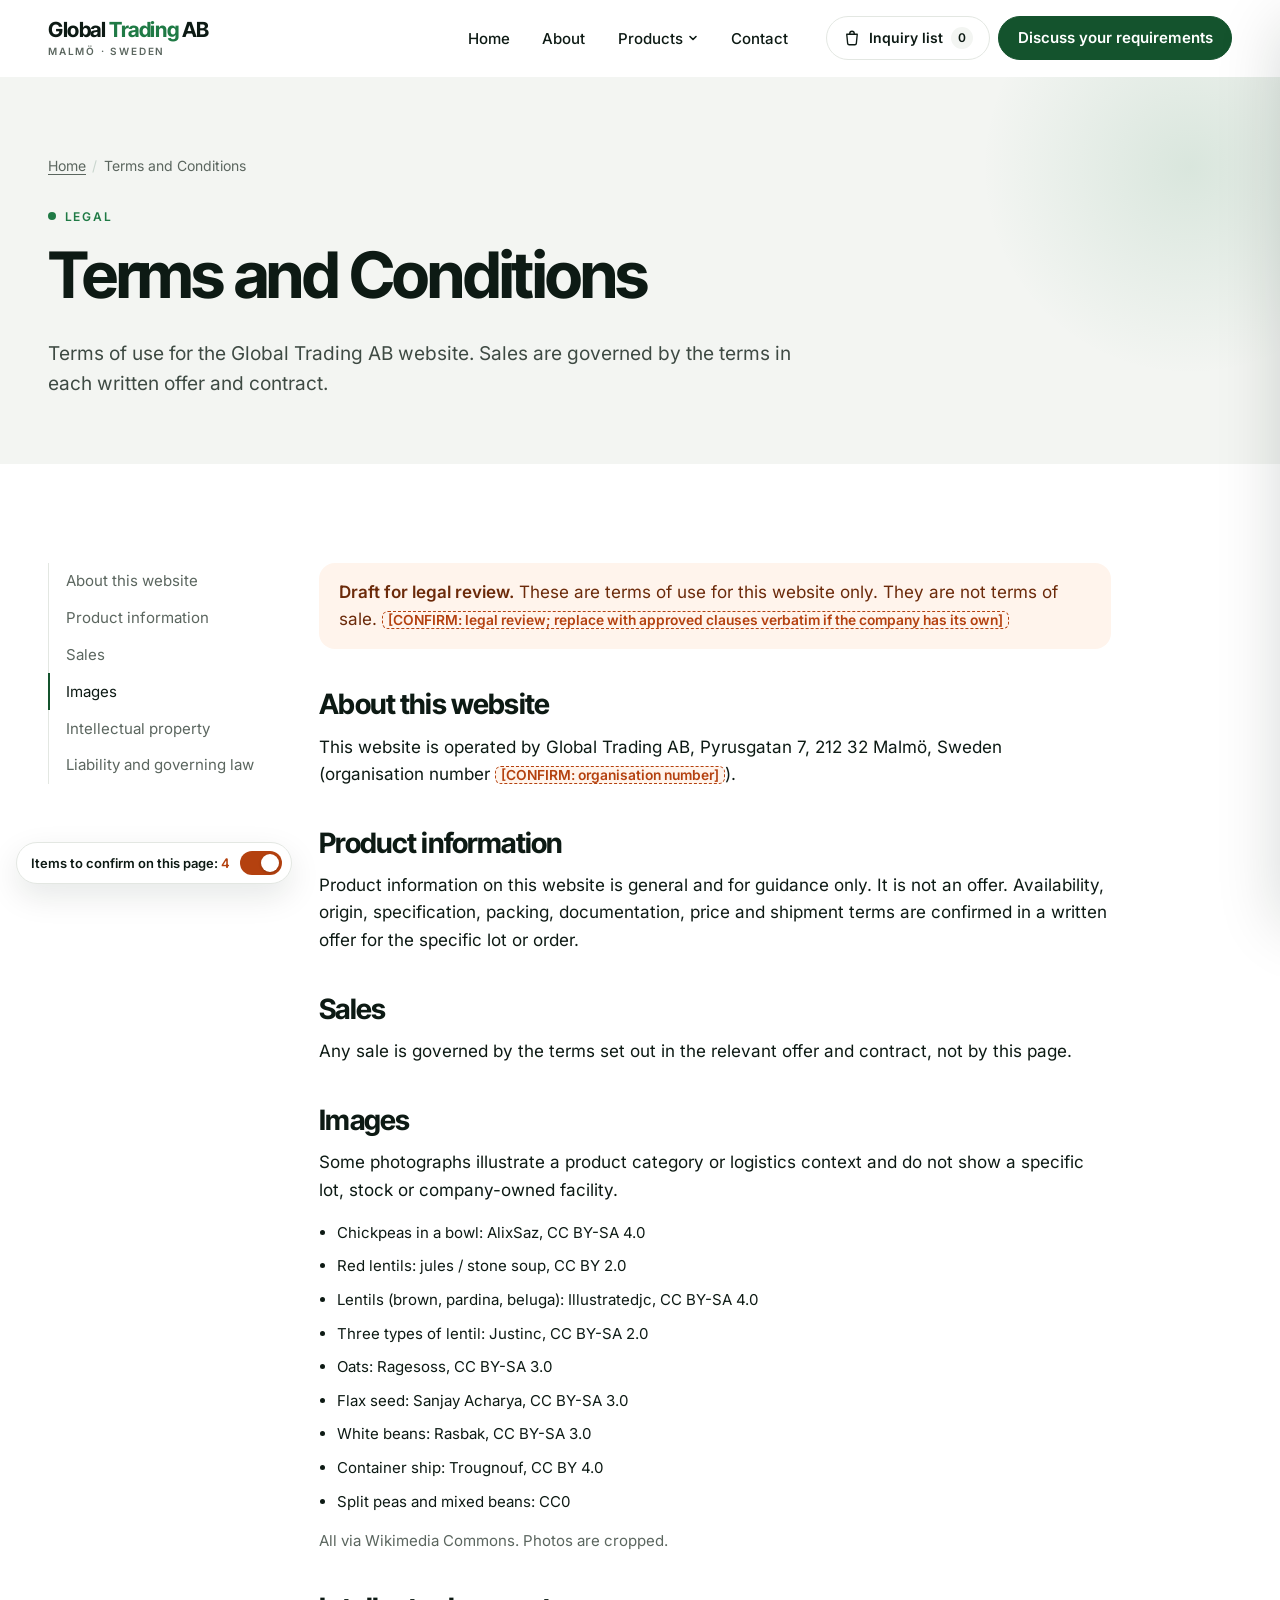
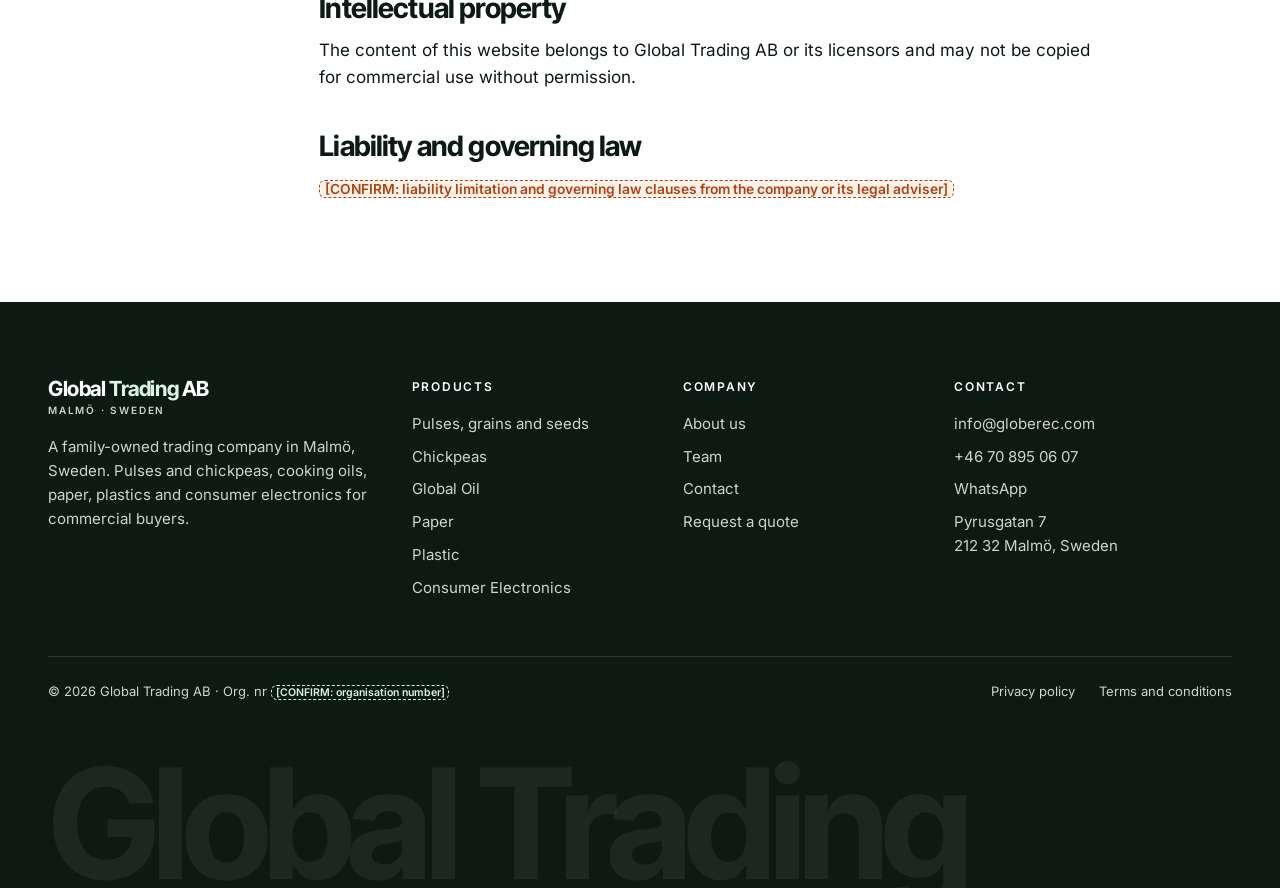
<file: terms-and-conditions/index.html>
<!doctype html>
<html lang="en" class="no-js">
<head>
<meta charset="utf-8">
<meta name="viewport" content="width=device-width, initial-scale=1">
<title>Terms and Conditions | Global Trading AB</title>
<meta name="description" content="Terms of use for the Global Trading AB website. Sales are governed by the terms in each written offer and contract.">
<meta name="robots" content="noindex, nofollow">
<meta name="theme-color" content="#0D1A14">
<link rel="preload" href="../assets/fonts/inter-latin-400-normal.woff2" as="font" type="font/woff2" crossorigin>
<link rel="preload" href="../assets/fonts/inter-tight-latin-700-normal.woff2" as="font" type="font/woff2" crossorigin>
<link rel="stylesheet" href="../assets/css/site.css">
<link rel="icon" href="data:image/svg+xml,%3Csvg xmlns='http://www.w3.org/2000/svg' viewBox='0 0 32 32'%3E%3Crect width='32' height='32' rx='8' fill='%2314532D'/%3E%3Ctext x='16' y='21.5' text-anchor='middle' font-family='Arial' font-weight='700' font-size='14' fill='white'%3EGT%3C/text%3E%3C/svg%3E">

</head>
<body data-root="../">
<a class="skip-link" href="#main">Skip to content</a><header class="site-header"><div class="wrap"><a class="logo" href="../index.html"><span class="logo__name">Global <b>Trading</b> AB</span><span class="logo__tag">Malmö · Sweden</span></a><nav class="nav" aria-label="Main"><ul><li><a href="../index.html">Home</a></li><li><a href="../about-us/index.html">About</a></li><li class="nav__item"><button class="nav__toggle" type="button" aria-expanded="false" aria-controls="mega-products">Products <svg width="10" height="10" viewBox="0 0 10 10" aria-hidden="true"><path d="M2 3.5l3 3 3-3" fill="none" stroke="currentColor" stroke-width="1.6" stroke-linecap="round" stroke-linejoin="round"/></svg></button><div class="mega" id="mega-products"><a class="mega__feature" href="../chickpeas/index.html"><span class="k">In focus</span><div><strong>Chickpeas we buy, hold and sell ourselves.</strong><span style="font-size:.85rem">Kabuli 7, 8 and 9 mm · Desi · Stock in Europe and Asia</span></div></a><ul class="mega__list"><li><a href="../pulses/index.html"><strong>Pulses, grains and seeds</strong><span>Lentils, peas, beans, oats and seeds</span></a></li><li><a href="../chickpeas/index.html"><strong>Chickpeas</strong><span>Kabuli and desi, on our own account</span></a></li><li><a href="../global-oil/index.html"><strong>Global Oil</strong><span>Five cooking oils</span></a></li><li><a href="../paper/index.html"><strong>Paper</strong><span>Sourced to your specification</span></a></li><li><a href="../plastic/index.html"><strong>Plastic</strong><span>Material first, then format</span></a></li><li><a href="../consumer-electronics/index.html"><strong>Consumer Electronics</strong><span>Direct line to our director</span></a></li></ul><div class="mega__all"><span>Not sure which category fits?</span><a href="../our-products/index.html" class="link-arrow">All products <span class="arr" aria-hidden="true">→</span></a></div></div></li><li><a href="../contact-us/index.html">Contact</a></li></ul></nav><div class="header-actions"><button class="basket-btn" type="button" data-open="inquiry-drawer" aria-expanded="false" aria-controls="inquiry-drawer"><svg width="18" height="18" viewBox="0 0 24 24" aria-hidden="true"><path d="M5 7h14l-1.2 12.2a2 2 0 01-2 1.8H8.2a2 2 0 01-2-1.8z M9 7V6a3 3 0 016 0v1" fill="none" stroke="currentColor" stroke-width="1.8" stroke-linejoin="round"/></svg><span class="basket-btn__label">Inquiry list</span><span class="basket-btn__count">0</span><span class="sr-only"> items, inquiry list</span></button><a class="btn header-cta" href="../contact-us/index.html#inquiry">Discuss your requirements</a><button class="menu-btn" type="button" data-open="mobile-menu" aria-expanded="false" aria-controls="mobile-menu" aria-label="Open menu"><svg width="18" height="12" viewBox="0 0 18 12" aria-hidden="true"><path d="M1 1h16M1 6h16M1 11h16" stroke="currentColor" stroke-width="1.8" stroke-linecap="round"/></svg></button></div></div></header><div class="mobile-menu" id="mobile-menu" role="dialog" aria-modal="true" aria-label="Menu" aria-hidden="true"><div class="mobile-menu__top"><a class="logo" href="../index.html"><span class="logo__name">Global <b>Trading</b> AB</span><span class="logo__tag">Malmö · Sweden</span></a><button class="menu-btn" type="button" data-close aria-label="Close menu" data-autofocus><svg width="16" height="16" viewBox="0 0 16 16" aria-hidden="true"><path d="M3 3l10 10M13 3L3 13" stroke="currentColor" stroke-width="1.8" stroke-linecap="round"/></svg></button></div><nav aria-label="Mobile"><ul><li><a href="../index.html">Home</a></li><li><a href="../about-us/index.html">About</a></li><li><a href="../our-products/index.html">Products</a><ul><li><a href="../pulses/index.html">Pulses, grains and seeds</a></li><li><a href="../chickpeas/index.html">Chickpeas</a></li><li><a href="../global-oil/index.html">Global Oil</a></li><li><a href="../paper/index.html">Paper</a></li><li><a href="../plastic/index.html">Plastic</a></li><li><a href="../consumer-electronics/index.html">Consumer Electronics</a></li></ul></li><li><a href="../contact-us/index.html">Contact</a></li></ul></nav><a class="btn" href="../contact-us/index.html#inquiry">Discuss your requirements <span class="arr" aria-hidden="true">→</span></a><p class="mobile-menu__contact">info@globerec.com · +46 70 895 06 07<br>Pyrusgatan 7, 212 32 Malmö, Sweden</p></div>
<main id="main" tabindex="-1">
<section class="page-hero"><div class="wrap"><div class="page-hero__grid"><div class="reveal"><nav aria-label="Breadcrumb"><ol class="breadcrumb"><li><a href="../index.html">Home</a></li><li aria-current="page">Terms and Conditions</li></ol></nav><p class="eyebrow">Legal</p><h1>Terms and Conditions</h1><p class="lead">Terms of use for the Global Trading AB website. Sales are governed by the terms in each written offer and contract.</p></div></div></div></section><section class="section "><div class="wrap"><div class="split split--toc"><div><nav class="toc" aria-label="On this page"><ul><li><a href="#about">About this website</a></li><li><a href="#product-info">Product information</a></li><li><a href="#sales">Sales</a></li><li><a href="#images">Images</a></li><li><a href="#ip">Intellectual property</a></li><li><a href="#law">Liability and governing law</a></li></ul></nav></div><div class="prose"><p class="note"><strong>Draft for legal review.</strong> These are terms of use for this website only. They are not terms of sale. <span class="confirm" title="To confirm before launch">[CONFIRM: legal review; replace with approved clauses verbatim if the company has its own]</span></p><h2 id="about">About this website</h2><p>This website is operated by Global Trading AB, Pyrusgatan 7, 212 32 Malmö, Sweden (organisation number <span class="confirm" title="To confirm before launch">[CONFIRM: organisation number]</span>).</p><h2 id="product-info">Product information</h2><p>Product information on this website is general and for guidance only. It is not an offer. Availability, origin, specification, packing, documentation, price and shipment terms are confirmed in a written offer for the specific lot or order.</p><h2 id="sales">Sales</h2><p>Any sale is governed by the terms set out in the relevant offer and contract, not by this page.</p><h2 id="images">Images</h2><p>Some photographs illustrate a product category or logistics context and do not show a specific lot, stock or company-owned facility.</p><ul class="small"><li>Chickpeas in a bowl: AlixSaz, CC BY-SA 4.0</li><li>Red lentils: jules / stone soup, CC BY 2.0</li><li>Lentils (brown, pardina, beluga): Illustratedjc, CC BY-SA 4.0</li><li>Three types of lentil: Justinc, CC BY-SA 2.0</li><li>Oats: Ragesoss, CC BY-SA 3.0</li><li>Flax seed: Sanjay Acharya, CC BY-SA 3.0</li><li>White beans: Rasbak, CC BY-SA 3.0</li><li>Container ship: Trougnouf, CC BY 4.0</li><li>Split peas and mixed beans: CC0</li></ul><p class="small muted">All via Wikimedia Commons. Photos are cropped.</p><h2 id="ip">Intellectual property</h2><p>The content of this website belongs to Global Trading AB or its licensors and may not be copied for commercial use without permission.</p><h2 id="law">Liability and governing law</h2><p><span class="confirm" title="To confirm before launch">[CONFIRM: liability limitation and governing law clauses from the company or its legal adviser]</span></p></div></div></div></section>
</main>
<footer class="site-footer on-dark"><div class="wrap"><div class="footer__grid"><div><a class="logo" href="../index.html"><span class="logo__name">Global <b>Trading</b> AB</span><span class="logo__tag">Malmö · Sweden</span></a><p>A family-owned trading company in Malmö, Sweden. Pulses and chickpeas, cooking oils, paper, plastics and consumer electronics for commercial buyers.</p></div><div><h3>Products</h3><ul><li><a href="../pulses/index.html">Pulses, grains and seeds</a></li><li><a href="../chickpeas/index.html">Chickpeas</a></li><li><a href="../global-oil/index.html">Global Oil</a></li><li><a href="../paper/index.html">Paper</a></li><li><a href="../plastic/index.html">Plastic</a></li><li><a href="../consumer-electronics/index.html">Consumer Electronics</a></li></ul></div><div><h3>Company</h3><ul><li><a href="../about-us/index.html">About us</a></li><li><a href="../about-us/index.html#team">Team</a></li><li><a href="../contact-us/index.html">Contact</a></li><li><a href="../contact-us/index.html#inquiry">Request a quote</a></li></ul></div><div><h3>Contact</h3><ul><li><a href="mailto:info@globerec.com">info@globerec.com</a></li><li><a href="tel:+46708950607">+46 70 895 06 07</a></li><li><a href="https://wa.me/46708950607">WhatsApp</a></li><li>Pyrusgatan 7<br>212 32 Malmö, Sweden</li></ul></div></div><div class="footer__bottom"><span>© 2026 Global Trading AB · Org. nr <span class="confirm" title="To confirm before launch">[CONFIRM: organisation number]</span></span><ul><li><a href="../privacy-policy/index.html">Privacy policy</a></li><li><a href="../terms-and-conditions/index.html">Terms and conditions</a></li></ul></div><div class="footer__big" aria-hidden="true"></div></div></footer>
<div class="drawer-scrim"></div><aside class="drawer" id="inquiry-drawer" role="dialog" aria-modal="true" aria-labelledby="drawer-title" aria-hidden="true"><div class="drawer__head"><h2 id="drawer-title">Your inquiry list</h2><button class="icon-btn" type="button" data-close aria-label="Close inquiry list" data-autofocus><svg width="14" height="14" viewBox="0 0 14 14" aria-hidden="true"><path d="M2 2l10 10M12 2L2 12" stroke="currentColor" stroke-width="1.8" stroke-linecap="round"/></svg></button></div><div class="drawer__body"><div class="drawer__empty" id="basket-empty"><svg width="40" height="40" viewBox="0 0 24 24" aria-hidden="true"><path d="M5 7h14l-1.2 12.2a2 2 0 01-2 1.8H8.2a2 2 0 01-2-1.8z M9 7V6a3 3 0 016 0v1" fill="none" stroke="currentColor" stroke-width="1.8" stroke-linejoin="round"/></svg><p><strong>Nothing added yet.</strong></p><p class="small">Use <em>Add to inquiry</em> on any product to build one request for several products.</p><a class="btn btn--outline btn--sm" href="../our-products/index.html" data-closes>Browse products</a></div><ul class="basket-list" id="basket-list" hidden></ul></div><div class="drawer__foot" id="basket-foot" hidden><a class="btn" href="../contact-us/index.html#inquiry" data-closes>Continue to inquiry <span class="arr" aria-hidden="true">→</span></a><button class="btn btn--outline btn--sm" type="button" data-clear-list>Clear list</button><p class="small muted mb-0">You add the quantities and destination in the next step.</p></div></aside>
<div class="review-bar" role="region" aria-label="Review notes"><span class="txt">Items to confirm on this page: <b>0</b></span><button class="switch" type="button" role="switch" aria-checked="true" aria-label="Show items to confirm"></button></div>

<script src="../assets/js/site.js" defer></script>
</body>
</html>
</file>
<file: assets/css/site.css>
/* Global Trading AB: website demo. Nordic Clean design system. */

@font-face { font-family: "Inter"; font-weight: 400; font-display: swap; src: url("../fonts/inter-latin-400-normal.woff2") format("woff2"); }
@font-face { font-family: "Inter"; font-weight: 500; font-display: swap; src: url("../fonts/inter-latin-500-normal.woff2") format("woff2"); }
@font-face { font-family: "Inter"; font-weight: 600; font-display: swap; src: url("../fonts/inter-latin-600-normal.woff2") format("woff2"); }
@font-face { font-family: "Inter Tight"; font-weight: 600; font-display: swap; src: url("../fonts/inter-tight-latin-600-normal.woff2") format("woff2"); }
@font-face { font-family: "Inter Tight"; font-weight: 700; font-display: swap; src: url("../fonts/inter-tight-latin-700-normal.woff2") format("woff2"); }

:root {
	--paper: #FFFFFF;
	--stone: #F3F5F2;
	--line: #E3E7E2;
	--ink: #0D1A14;
	--ink-2: #3E4A43;
	--muted: #5B665F;
	--forest: #14532D;
	--forest-deep: #0D1A14;
	--lentil: #1F7A45;
	--chickpea: #DDF3E4;
	--mist: #C9D6CE;
	--sand: #EFE6CF;
	--confirm: #B4410F;

	--font: Inter, "Helvetica Neue", Arial, sans-serif;
	--font-head: "Inter Tight", Inter, "Helvetica Neue", Arial, sans-serif;

	--fs-label: 0.75rem;
	--fs-small: 0.9375rem;
	--fs-base: 1.0625rem;
	--fs-lead: clamp(1.0625rem, 0.95rem + 0.4vw, 1.1875rem);
	--fs-card: clamp(1.375rem, 1.1rem + 1vw, 1.75rem);
	--fs-section: clamp(2rem, 1.3rem + 2.6vw, 3.25rem);
	--fs-display: clamp(2.6rem, 1.4rem + 4.6vw, 4.75rem);

	--wide: 1280px;
	--content: 760px;
	--gutter: clamp(1.25rem, 4vw, 3rem);
	--section: clamp(4rem, 3rem + 4vw, 7.5rem);
	--radius-sm: 12px;
	--radius: 24px;
	--radius-lg: clamp(20px, 2.6vw, 32px);
	--shadow: 0 12px 32px rgba(13, 26, 20, 0.1);
	--shadow-lg: 0 24px 60px rgba(13, 26, 20, 0.16);
	--ease: cubic-bezier(.2, .7, .2, 1);
	--header-h: 76px;
}

*, *::before, *::after { box-sizing: border-box; }
html { scroll-behavior: smooth; scroll-padding-top: calc(var(--header-h) + 16px); }
@media (prefers-reduced-motion: reduce) { html { scroll-behavior: auto; } }
body {
	margin: 0; background: var(--paper); color: var(--ink);
	font: 400 var(--fs-base)/1.6 var(--font);
	-webkit-font-smoothing: antialiased; text-rendering: optimizeLegibility;
	font-feature-settings: "cv11", "ss01";
}
body.is-locked { overflow: hidden; }
img { max-width: 100%; height: auto; display: block; }
a { color: var(--forest); text-underline-offset: .22em; text-decoration-thickness: 1px; }
a:hover { text-decoration-thickness: 2px; }
:where(a, button, input, select, textarea, summary, [tabindex]):focus-visible { outline: 2px solid var(--lentil); outline-offset: 3px; border-radius: 6px; }
.on-dark :where(a, button, input, select, textarea, summary):focus-visible { outline-color: var(--chickpea); }
h1, h2, h3, h4 { font-family: var(--font-head); font-weight: 700; letter-spacing: -0.02em; line-height: 1.08; margin: 0 0 .5em; text-wrap: balance; }
h1 { font-size: var(--fs-display); letter-spacing: -0.035em; line-height: 1.02; }
h2 { font-size: var(--fs-section); letter-spacing: -0.03em; }
h3 { font-size: var(--fs-card); font-weight: 600; }
p { margin: 0 0 1em; }
p:last-child { margin-bottom: 0; }
strong { font-weight: 600; }
ul, ol { padding-left: 1.2em; }
button { font: inherit; color: inherit; }
.sr-only { position: absolute !important; width: 1px; height: 1px; overflow: hidden; clip: rect(0 0 0 0); white-space: nowrap; }
.skip-link { position: absolute; left: 1rem; top: -100px; background: var(--ink); color: #fff; padding: .7rem 1rem; border-radius: 999px; z-index: 200; text-decoration: none; }
.skip-link:focus { top: 1rem; }

/* ------------------------------------------------------------------ Layout */
.wrap { width: min(100% - 2 * var(--gutter), var(--wide)); margin-inline: auto; }
.wrap--content { width: min(100% - 2 * var(--gutter), var(--content)); margin-inline: auto; }
.section { padding-block: var(--section); }
.section--tight-top { padding-top: calc(var(--section) * .45); }
.section--tight-bottom { padding-bottom: calc(var(--section) * .45); }
.section--stone { background: var(--stone); }
.section--ruled { border-top: 1px solid var(--line); }
.section--inset { padding-inline: clamp(.5rem, 2vw, 2rem); padding-block: 0; }
.section--inset > .panel { border-radius: var(--radius-lg); padding-block: var(--section); }
.on-dark { background: var(--forest-deep); color: var(--mist); }
.on-dark h1, .on-dark h2, .on-dark h3, .on-dark strong { color: #fff; }
.on-dark a { color: #fff; }
.on-forest { background: var(--forest); color: var(--mist); }
.on-forest h2, .on-forest h3 { color: #fff; }
.on-forest a { color: #fff; }

.eyebrow { display: inline-flex; align-items: center; gap: .55rem; margin: 0 0 1.1rem; font: 600 var(--fs-label)/1.3 var(--font); letter-spacing: .14em; text-transform: uppercase; color: var(--lentil); }
.eyebrow::before { content: ""; width: 8px; height: 8px; border-radius: 50%; background: currentColor; }
.on-dark .eyebrow, .on-forest .eyebrow { color: var(--chickpea); }
.lead { font-size: var(--fs-lead); color: var(--ink-2); line-height: 1.6; }
.on-dark .lead, .on-forest .lead { color: var(--mist); }
.measure { max-width: 60ch; }
.muted { color: var(--muted); }
.small { font-size: var(--fs-small); }
.ink2 { color: var(--ink-2); }

.grid { display: grid; gap: clamp(1rem, 2vw, 1.5rem); }
.split { display: grid; grid-template-columns: 1fr; gap: clamp(2rem, 4vw, 4.5rem); align-items: start; }
@media (min-width: 900px) {
	.split { grid-template-columns: 42fr 58fr; }
	.split--even { grid-template-columns: 1fr 1fr; }
	.split--wide-left { grid-template-columns: 55fr 45fr; }
	.split--center { align-items: center; }
	.split--bottom { align-items: end; }
	.split--toc { grid-template-columns: 220px 1fr; }
}
@media (max-width: 899px) { .toc { display: none; } }
.section-head { display: grid; gap: 1.25rem; margin-bottom: clamp(2rem, 4vw, 3.5rem); }
@media (min-width: 900px) { .section-head { grid-template-columns: 55fr 45fr; align-items: end; } .section-head > :last-child { padding-bottom: .4rem; } }
.section-head h2 { margin: 0; }

/* ------------------------------------------------------------------ Buttons */
.btn { display: inline-flex; align-items: center; justify-content: center; gap: .55rem; min-height: 50px; padding: .85rem 1.5rem; border-radius: 999px; border: 1.5px solid var(--forest); background: var(--forest); color: #fff; font: 600 var(--fs-small)/1.2 var(--font); text-decoration: none; cursor: pointer; transition: background .2s, color .2s, border-color .2s, transform .2s var(--ease), box-shadow .2s; }
.btn:hover { background: var(--ink); border-color: var(--ink); color: #fff; transform: translateY(-1px); box-shadow: var(--shadow); text-decoration: none; }
.btn .arr { transition: transform .2s var(--ease); }
.btn:hover .arr { transform: translateX(3px); }
.btn--outline { background: transparent; color: var(--ink); border-color: var(--ink); }
.btn--outline:hover { background: var(--ink); color: #fff; }
.btn--light { background: #fff; color: var(--ink); border-color: #fff; }
.btn--light:hover { background: var(--chickpea); border-color: var(--chickpea); color: var(--ink); }
.on-dark .btn--light, .on-forest .btn--light { color: var(--ink); }
.on-dark .btn--outline, .on-forest .btn--outline { color: #fff; border-color: rgba(255,255,255,.6); }
.btn--ghost-light { background: transparent; color: #fff; border-color: rgba(255,255,255,.5); }
.btn--ghost-light:hover { background: #fff; color: var(--ink); border-color: #fff; }
.btn--sm { min-height: 40px; padding: .55rem 1rem; font-size: .875rem; }
.btn[disabled], .btn[aria-disabled="true"] { opacity: .45; cursor: not-allowed; transform: none; box-shadow: none; }
.btns { display: flex; flex-wrap: wrap; gap: .75rem; margin-top: 2rem; }
@media (max-width: 540px) { .btns--stack .btn { width: 100%; } }
.link-arrow { font-weight: 600; text-decoration: none; display: inline-flex; gap: .4rem; align-items: center; }
.link-arrow:hover { text-decoration: underline; }

/* ------------------------------------------------------------------ Header */
.site-header { position: sticky; top: 0; z-index: 100; background: rgba(255,255,255,.86); backdrop-filter: saturate(1.4) blur(14px); -webkit-backdrop-filter: saturate(1.4) blur(14px); border-bottom: 1px solid transparent; transition: border-color .25s, box-shadow .25s; }
.site-header.is-scrolled { border-bottom-color: var(--line); box-shadow: 0 6px 24px rgba(13,26,20,.06); }
.site-header .wrap { display: flex; align-items: center; gap: 1.5rem; height: var(--header-h); }
.logo { display: inline-flex; flex-direction: column; text-decoration: none; color: var(--ink); line-height: 1; margin-right: auto; }
.logo__name { font: 700 1.3rem/1 var(--font-head); letter-spacing: -0.02em; }
.logo__name b { color: var(--lentil); font-weight: 700; }
.logo__tag { font: 600 .625rem/1 var(--font); letter-spacing: .18em; text-transform: uppercase; color: var(--muted); margin-top: .35rem; }
.nav { display: none; }
.nav > ul { display: flex; gap: .25rem; list-style: none; margin: 0; padding: 0; }
.nav a, .nav button.nav__toggle { display: inline-flex; align-items: center; gap: .3rem; padding: .55rem .9rem; border-radius: 999px; color: var(--ink); text-decoration: none; font: 500 var(--fs-small)/1 var(--font); background: none; border: 0; cursor: pointer; transition: background .2s; }
.nav a:hover, .nav button.nav__toggle:hover, .nav [aria-current="page"], .nav .is-section > button { background: var(--stone); }
.nav [aria-current="page"] { font-weight: 600; }
.nav__item { position: relative; }
.nav__toggle svg { transition: transform .2s; }
.nav__item.is-open .nav__toggle svg { transform: rotate(180deg); }
.mega { position: absolute; top: calc(100% + 10px); left: 50%; translate: -50% 0; width: min(760px, 92vw); background: #fff; border: 1px solid var(--line); border-radius: var(--radius); box-shadow: var(--shadow-lg); padding: 1rem; display: grid; grid-template-columns: 1.15fr 1fr; gap: .5rem; opacity: 0; visibility: hidden; transform: translateY(-6px); transition: opacity .2s, transform .2s var(--ease), visibility 0s .2s; }
.nav__item.is-open .mega { opacity: 1; visibility: visible; transform: none; transition: opacity .2s, transform .2s var(--ease), visibility 0s; }
.mega__feature { background: var(--forest-deep); color: var(--mist); border-radius: 18px; padding: 1.4rem; display: flex; flex-direction: column; justify-content: space-between; min-height: 260px; text-decoration: none !important; background-image: linear-gradient(180deg, rgba(13,26,20,.25), rgba(13,26,20,.92)), url("../img/chickpeas-bowl.jpg"); background-size: cover; background-position: center; }
.mega__feature strong { display: block; color: #fff; font: 600 1.35rem/1.15 var(--font-head); margin: .4rem 0; }
.mega__feature span.k { font: 600 .7rem/1 var(--font); letter-spacing: .14em; text-transform: uppercase; color: var(--chickpea); }
.mega__list { list-style: none; margin: 0; padding: 0; display: grid; gap: 2px; }
.mega__list a { display: block; padding: .7rem .9rem; border-radius: 14px; }
.mega__list a strong { display: block; font-weight: 600; font-size: .95rem; }
.mega__list a span { display: block; font-size: .8125rem; color: var(--muted); margin-top: .15rem; font-weight: 400; }
.mega__list a:hover { background: var(--stone); }
.mega__all { grid-column: 1 / -1; display: flex; justify-content: space-between; align-items: center; padding: .6rem .9rem 0; font-size: .875rem; color: var(--muted); }
.header-actions { display: flex; align-items: center; gap: .5rem; }
.basket-btn { position: relative; display: inline-flex; align-items: center; gap: .5rem; height: 44px; padding: 0 1rem; border-radius: 999px; border: 1px solid var(--line); background: #fff; cursor: pointer; font: 600 .875rem/1 var(--font); transition: border-color .2s, background .2s; }
.basket-btn:hover { border-color: var(--ink); }
.basket-btn__count { min-width: 22px; height: 22px; padding: 0 6px; border-radius: 999px; background: var(--stone); color: var(--ink); display: inline-grid; place-items: center; font-size: .75rem; transition: background .2s, color .2s, transform .3s var(--ease); }
.basket-btn.has-items .basket-btn__count { background: var(--forest); color: #fff; }
.basket-btn.bump .basket-btn__count { transform: scale(1.3); }
.basket-btn__label { display: none; }
.header-cta { display: none; }
.menu-btn { width: 44px; height: 44px; border-radius: 50%; border: 1px solid var(--line); background: #fff; display: grid; place-items: center; cursor: pointer; }
@media (min-width: 640px) { .basket-btn__label { display: inline; } }
@media (min-width: 1080px) {
	.nav { display: block; }
	.menu-btn { display: none; }
	.header-cta { display: inline-flex; min-height: 44px; padding: .6rem 1.15rem; }
}

/* Mobile menu */
.mobile-menu { position: fixed; inset: 0; z-index: 150; background: #fff; display: flex; flex-direction: column; padding: 1rem var(--gutter) 2rem; transform: translateY(-8px); opacity: 0; visibility: hidden; transition: opacity .25s, transform .25s var(--ease), visibility 0s .25s; overflow-y: auto; }
.mobile-menu.is-open { opacity: 1; transform: none; visibility: visible; transition: opacity .25s, transform .25s var(--ease), visibility 0s; }
.mobile-menu__top { display: flex; justify-content: space-between; align-items: center; height: calc(var(--header-h) - 1rem); }
.mobile-menu nav ul { list-style: none; margin: 1rem 0 0; padding: 0; }
.mobile-menu nav > ul > li { border-bottom: 1px solid var(--line); }
.mobile-menu nav a { display: block; padding: 1rem 0; font: 600 1.5rem/1.2 var(--font-head); color: var(--ink); text-decoration: none; letter-spacing: -0.02em; }
.mobile-menu nav ul ul { margin: -.5rem 0 1rem; display: grid; grid-template-columns: 1fr 1fr; gap: .25rem .75rem; }
.mobile-menu nav ul ul a { font: 500 1rem/1.3 var(--font); padding: .45rem 0; color: var(--ink-2); }
.mobile-menu .btn { margin-top: 1.5rem; width: 100%; }
.mobile-menu__contact { margin-top: 1.5rem; font-size: var(--fs-small); color: var(--muted); }

/* ------------------------------------------------------------------ Inquiry drawer */
.drawer-scrim { position: fixed; inset: 0; background: rgba(13,26,20,.4); z-index: 160; opacity: 0; visibility: hidden; transition: opacity .25s, visibility 0s .25s; }
.drawer-scrim.is-open { opacity: 1; visibility: visible; transition: opacity .25s, visibility 0s; }
.drawer { position: fixed; top: 0; right: 0; bottom: 0; width: min(440px, 100%); background: #fff; z-index: 170; display: flex; flex-direction: column; transform: translateX(100%); transition: transform .35s var(--ease); box-shadow: var(--shadow-lg); }
.drawer.is-open { transform: none; }
.drawer__head { display: flex; justify-content: space-between; align-items: center; padding: 1.25rem 1.5rem; border-bottom: 1px solid var(--line); }
.drawer__head h2 { font-size: 1.35rem; margin: 0; }
.drawer__body { flex: 1; overflow-y: auto; padding: 1.25rem 1.5rem; }
.drawer__foot { padding: 1.25rem 1.5rem; border-top: 1px solid var(--line); display: grid; gap: .6rem; }
.drawer__empty { text-align: center; padding: 3rem 1rem; color: var(--muted); }
.drawer__empty svg { margin: 0 auto 1rem; }
.basket-list { list-style: none; margin: 0; padding: 0; display: grid; gap: .6rem; }
.basket-list li { display: flex; align-items: center; justify-content: space-between; gap: 1rem; padding: .85rem 1rem; border: 1px solid var(--line); border-radius: 16px; animation: pop .3s var(--ease); }
.basket-list li span { font-weight: 600; }
.basket-list li small { display: block; font-weight: 400; color: var(--muted); font-size: .8125rem; }
@keyframes pop { from { opacity: 0; transform: translateY(6px); } }
.icon-btn { width: 40px; height: 40px; border-radius: 50%; border: 1px solid var(--line); background: #fff; display: inline-grid; place-items: center; cursor: pointer; flex: none; transition: border-color .2s, background .2s; }
.icon-btn:hover { border-color: var(--ink); }

.toast { position: fixed; left: 50%; bottom: 24px; translate: -50% 0; z-index: 180; background: var(--ink); color: #fff; padding: .8rem 1.1rem .8rem 1.3rem; border-radius: 999px; box-shadow: var(--shadow-lg); display: flex; gap: 1rem; align-items: center; font-size: .9rem; opacity: 0; transform: translateY(12px); pointer-events: none; transition: opacity .25s, transform .25s var(--ease); max-width: calc(100% - 32px); }
.toast.is-on { opacity: 1; transform: none; pointer-events: auto; }
.toast button { background: none; border: 0; color: var(--chickpea); font-weight: 600; cursor: pointer; padding: .2rem .3rem; text-decoration: underline; text-underline-offset: .2em; white-space: nowrap; }

/* Add to inquiry button */
.add-btn { display: inline-flex; align-items: center; gap: .45rem; height: 38px; padding: 0 .95rem; border-radius: 999px; border: 1.5px solid var(--ink); background: transparent; color: var(--ink); font: 600 .8125rem/1 var(--font); cursor: pointer; transition: all .2s var(--ease); white-space: nowrap; }
.add-btn:hover { background: var(--ink); color: #fff; }
.add-btn .ic-check { display: none; }
.add-btn[aria-pressed="true"] { background: var(--forest); border-color: var(--forest); color: #fff; }
.add-btn[aria-pressed="true"] .ic-plus { display: none; }
.add-btn[aria-pressed="true"] .ic-check { display: inline; }
.on-dark .add-btn { border-color: rgba(255,255,255,.6); color: #fff; }
.on-dark .add-btn:hover { background: #fff; color: var(--ink); }

/* ------------------------------------------------------------------ Hero */
.hero { padding-top: clamp(2.5rem, 5vw, 5rem); padding-bottom: clamp(2rem, 4vw, 3.5rem); }
.hero__grid { display: grid; gap: clamp(2rem, 4vw, 3.5rem); align-items: end; }
@media (min-width: 960px) { .hero__grid { grid-template-columns: 54fr 46fr; } }
.hero h1 { margin-bottom: 1.5rem; }
.hero__rotator { display: block; color: var(--lentil); }
.rotator { display: inline-grid; vertical-align: bottom; }
.rotator > span { grid-area: 1 / 1; transition: opacity .45s var(--ease), transform .45s var(--ease); }
.rotator > span:not(.is-on) { opacity: 0; transform: translateY(.35em); }
.hero__media { position: relative; border-radius: var(--radius-lg); overflow: hidden; aspect-ratio: 4 / 4.4; background: var(--stone); box-shadow: var(--shadow); }
.hero__media img { width: 100%; height: 100%; object-fit: cover; transform: scale(1.04); transition: transform 1.2s var(--ease); }
.hero__media:hover img { transform: scale(1.08); }
.hero__badge { position: absolute; left: 1rem; right: 1rem; bottom: 1rem; background: rgba(255,255,255,.95); backdrop-filter: blur(8px); border-radius: 20px; padding: 1.1rem 1.25rem; display: grid; gap: .25rem; box-shadow: var(--shadow); }
@media (min-width: 600px) { .hero__badge { right: auto; max-width: 340px; } }
.hero__badge .k { font: 600 .7rem/1 var(--font); letter-spacing: .14em; text-transform: uppercase; color: var(--lentil); }
.hero__badge strong { font: 600 1.35rem/1.2 var(--font-head); }
.hero__badge p { font-size: .875rem; color: var(--muted); margin: 0; }
.hero__chips { display: flex; gap: .4rem; margin: .35rem 0; }
.hero__live { position: absolute; top: 1rem; right: 1rem; display: inline-flex; align-items: center; gap: .45rem; background: rgba(13,26,20,.72); color: #fff; padding: .45rem .8rem; border-radius: 999px; font-size: .75rem; font-weight: 600; backdrop-filter: blur(6px); }
.hero__live i { width: 8px; height: 8px; border-radius: 50%; background: #6EE7A0; box-shadow: 0 0 0 0 rgba(110,231,160,.7); animation: pulse 2s infinite; }
@keyframes pulse { 70% { box-shadow: 0 0 0 8px rgba(110,231,160,0); } 100% { box-shadow: 0 0 0 0 rgba(110,231,160,0); } }

/* Marquee */
.marquee { border-block: 1px solid var(--line); overflow: hidden; padding-block: 1.1rem; mask-image: linear-gradient(90deg, transparent, #000 8%, #000 92%, transparent); }
.marquee__track { display: flex; gap: 2.5rem; width: max-content; animation: marquee 48s linear infinite; }
.marquee:hover .marquee__track { animation-play-state: paused; }
.marquee__track span { display: inline-flex; align-items: center; gap: 2.5rem; font: 600 1.05rem/1 var(--font-head); color: var(--ink-2); white-space: nowrap; }
.marquee__track span::after { content: ""; width: 6px; height: 6px; border-radius: 50%; background: var(--mist); }
@keyframes marquee { to { transform: translateX(-50%); } }
@media (prefers-reduced-motion: reduce) { .marquee__track { animation: none; flex-wrap: wrap; width: auto; } }

/* Facts strip */
.facts { display: grid; gap: 1px; background: var(--line); border: 1px solid var(--line); border-radius: var(--radius); overflow: hidden; }
@media (min-width: 760px) { .facts { grid-template-columns: repeat(3, 1fr); } }
.facts > div { background: #fff; padding: 1.5rem 1.6rem; }
.facts .eyebrow { margin-bottom: .6rem; }
.facts p { font-weight: 500; color: var(--ink); }

/* Page hero (inner pages) */
.page-hero { padding-top: clamp(2.5rem, 5vw, 4.5rem); padding-bottom: clamp(2.5rem, 5vw, 4.5rem); background: var(--stone); position: relative; overflow: hidden; }
.page-hero::after { content: ""; position: absolute; right: -120px; top: -120px; width: 420px; height: 420px; border-radius: 50%; background: radial-gradient(circle, rgba(31,122,69,.12), transparent 70%); pointer-events: none; }
.page-hero__grid { display: grid; gap: 2rem; align-items: end; position: relative; z-index: 1; }
@media (min-width: 960px) { .page-hero__grid.has-media { grid-template-columns: 58fr 42fr; } }
.page-hero h1 { font-size: clamp(2.3rem, 1.4rem + 3.4vw, 4rem); max-width: 18ch; }
.page-hero .lead { max-width: 62ch; }
.page-hero__media { border-radius: var(--radius-lg); overflow: hidden; aspect-ratio: 4 / 3; box-shadow: var(--shadow); }
.page-hero__media img { width: 100%; height: 100%; object-fit: cover; }
.breadcrumb { font-size: .875rem; color: var(--muted); margin-bottom: 1.5rem; display: flex; flex-wrap: wrap; gap: .4rem; list-style: none; padding: 0; }
.breadcrumb li + li::before { content: "/"; margin-right: .4rem; color: var(--mist); }
.breadcrumb a { color: var(--muted); }
.breadcrumb a:hover { color: var(--ink); }

/* ------------------------------------------------------------------ Bento */
.bento { display: grid; gap: clamp(.75rem, 1.5vw, 1.25rem); }
@media (min-width: 760px) { .bento { grid-template-columns: repeat(2, 1fr); } }
@media (min-width: 1080px) { .bento { grid-template-columns: repeat(4, 1fr); grid-auto-rows: minmax(250px, auto); } .bento .tile--feature { grid-column: span 2; grid-row: span 2; } .bento .tile--wide { grid-column: span 2; } }
.tile { position: relative; display: flex; flex-direction: column; justify-content: space-between; gap: 2rem; padding: clamp(1.4rem, 2.5vw, 2rem); border-radius: var(--radius); background: var(--stone); color: var(--ink); text-decoration: none !important; overflow: hidden; isolation: isolate; transition: transform .35s var(--ease), box-shadow .35s var(--ease); min-height: 230px; }
.tile:hover { transform: translateY(-4px); box-shadow: var(--shadow-lg); }
.tile h3 { margin: 0 0 .5rem; }
.tile p { color: var(--ink-2); margin: 0; max-width: 42ch; }
.tile__top { display: flex; justify-content: space-between; align-items: flex-start; gap: 1rem; }
.tile__num { font: 600 .8125rem/1 var(--font); color: var(--muted); }
.tile__go { width: 46px; height: 46px; border-radius: 50%; background: #fff; color: var(--ink); display: grid; place-items: center; flex: none; transition: transform .35s var(--ease), background .2s; }
.tile:hover .tile__go { transform: rotate(-45deg); background: var(--chickpea); }
.tile--feature { background: var(--forest-deep); color: #fff; min-height: 420px; }
.tile__bg { position: absolute; inset: 0; width: 100%; height: 100%; object-fit: cover; z-index: -2; transition: transform 1s var(--ease); }
.tile--feature::before { content: ""; position: absolute; inset: 0; z-index: -1; background: linear-gradient(180deg, rgba(13,26,20,.05) 20%, rgba(13,26,20,.92) 100%); }
.tile--feature:hover .tile__bg { transform: scale(1.05); }
.tile--feature h3 { color: #fff; font-size: clamp(1.75rem, 1.2rem + 1.6vw, 2.5rem); }
.tile--feature p { color: var(--mist); }
.tile--feature .tile__num { color: var(--chickpea); }
.tile--dark { background: var(--forest); color: #fff; }
.tile--dark h3 { color: #fff; }
.tile--dark p { color: var(--mist); }
.tile--dark .tile__num { color: var(--chickpea); }
.tile--sand { background: var(--sand); }
.tile--mint { background: var(--chickpea); }
.chip { display: inline-flex; align-items: center; gap: .35rem; padding: .4rem .8rem; border-radius: 999px; background: rgba(255,255,255,.16); color: #fff; font: 600 .75rem/1 var(--font); backdrop-filter: blur(6px); }
.chip--light { background: #fff; color: var(--ink); border: 1px solid var(--line); }
.chip--mint { background: var(--chickpea); color: var(--forest); }
.tile__art { position: absolute; right: -10px; bottom: -10px; width: 160px; height: 160px; z-index: -1; opacity: .9; pointer-events: none; }

/* ------------------------------------------------------------------ Cards */
.cards { display: grid; gap: clamp(1rem, 2vw, 1.5rem); }
@media (min-width: 720px) { .cards--2 { grid-template-columns: repeat(2, 1fr); } .cards--3 { grid-template-columns: repeat(2, 1fr); } }
@media (min-width: 1080px) { .cards--3 { grid-template-columns: repeat(3, 1fr); } .cards--4 { grid-template-columns: repeat(4, 1fr); } }
.card { background: #fff; border: 1px solid var(--line); border-radius: var(--radius); padding: clamp(1.4rem, 2.5vw, 2rem); display: flex; flex-direction: column; gap: .75rem; transition: border-color .25s, box-shadow .25s, transform .25s var(--ease); }
.card--stone { background: var(--stone); border-color: transparent; }
a.card { text-decoration: none; color: inherit; }
a.card:hover, .card--hover:hover { border-color: var(--ink); box-shadow: var(--shadow); transform: translateY(-3px); }
.card h3 { margin: 0; }
.card .eyebrow { margin-bottom: .25rem; }
.card__media { margin: calc(-1 * clamp(1.4rem, 2.5vw, 2rem)); margin-bottom: .5rem; aspect-ratio: 16 / 10; overflow: hidden; border-radius: var(--radius) var(--radius) 0 0; background: var(--stone); }
.card__media img { width: 100%; height: 100%; object-fit: cover; transition: transform .8s var(--ease); }
a.card:hover .card__media img { transform: scale(1.05); }
.card__foot { margin-top: auto; padding-top: 1rem; border-top: 1px solid var(--line); display: flex; justify-content: space-between; align-items: center; gap: 1rem; font-size: var(--fs-small); }
.card__foot .link-arrow { color: var(--forest); }

/* Placeholder art (no photo yet) */
.art { position: relative; background: var(--stone); overflow: hidden; }
.art--oil { background: linear-gradient(140deg, #F6E7A8 0%, #EFC95A 55%, #D9A23A 100%); }
.art--paper { background: linear-gradient(140deg, #F4F1EA 0%, #E6E0D2 100%); }
.art--plastic { background: linear-gradient(140deg, #E5F0F6 0%, #BFD7E6 100%); }
.art--elec { background: linear-gradient(140deg, #1B2A24 0%, #0D1A14 100%); }
.art svg { position: absolute; inset: 0; width: 100%; height: 100%; }

/* ------------------------------------------------------------------ Product explorer */
.explorer { display: grid; gap: 1.25rem; }
.tabs { display: flex; gap: .5rem; overflow-x: auto; padding-bottom: .25rem; scrollbar-width: none; }
.tabs::-webkit-scrollbar { display: none; }
.tab { flex: none; display: inline-flex; flex-direction: column; align-items: flex-start; gap: .2rem; padding: .85rem 1.15rem; border-radius: 18px; border: 1px solid var(--line); background: #fff; cursor: pointer; text-align: left; transition: all .2s var(--ease); }
.tab strong { font: 600 .95rem/1.2 var(--font); }
.tab span { font-size: .75rem; color: var(--muted); }
.tab:hover { border-color: var(--ink); }
.tab[aria-selected="true"] { background: var(--ink); border-color: var(--ink); color: #fff; }
.tab[aria-selected="true"] span { color: var(--mist); }
.explorer__body { display: grid; gap: 1.25rem; }
@media (min-width: 980px) { .explorer__body { grid-template-columns: 1.25fr 1fr; align-items: start; } }
.filters { display: flex; flex-wrap: wrap; gap: .5rem; align-items: center; margin-bottom: 1rem; }
.pill { height: 36px; padding: 0 .95rem; border-radius: 999px; border: 1px solid var(--line); background: #fff; font: 500 .8125rem/1 var(--font); cursor: pointer; transition: all .2s; }
.pill:hover { border-color: var(--ink); }
.pill[aria-pressed="true"] { background: var(--chickpea); border-color: var(--forest); color: var(--forest); font-weight: 600; }
.search { position: relative; margin-left: auto; flex: 1 1 200px; max-width: 280px; }
.search input { width: 100%; height: 38px; border-radius: 999px; border: 1px solid var(--line); padding: 0 1rem 0 2.3rem; font: 400 .875rem/1 var(--font); background: #fff; }
.search input:focus { border-color: var(--ink); outline: none; box-shadow: 0 0 0 3px var(--chickpea); }
.search svg { position: absolute; left: .85rem; top: 50%; translate: 0 -50%; color: var(--muted); }
.plist { display: grid; gap: .5rem; }
@media (min-width: 600px) { .plist { grid-template-columns: 1fr 1fr; } }
.prow { display: flex; align-items: center; gap: .75rem; padding: .75rem; border-radius: 16px; border: 1px solid var(--line); background: #fff; transition: border-color .2s, box-shadow .2s, background .2s; }
.prow:hover { border-color: var(--ink); }
.prow.is-sel { border-color: var(--forest); box-shadow: 0 0 0 3px var(--chickpea); }
.prow__main { flex: 1; display: flex; align-items: center; gap: .75rem; background: none; border: 0; padding: 0; text-align: left; cursor: pointer; min-width: 0; }
.prow__sw { width: 40px; height: 40px; border-radius: 12px; flex: none; background: var(--sw, var(--stone)) center / cover; box-shadow: inset 0 0 0 1px rgba(13,26,20,.08); }
.prow__txt { min-width: 0; }
.prow__txt strong { display: block; font-size: .9rem; font-weight: 600; }
.prow__txt span { display: block; font-size: .75rem; color: var(--muted); white-space: nowrap; overflow: hidden; text-overflow: ellipsis; }
.prow .add-btn { width: 38px; padding: 0; justify-content: center; }
.prow .add-btn .lbl { display: none; }
.plist__empty { grid-column: 1 / -1; padding: 2rem; text-align: center; color: var(--muted); border: 1px dashed var(--line); border-radius: 16px; }
.detail { position: sticky; top: calc(var(--header-h) + 1rem); background: var(--forest-deep); color: var(--mist); border-radius: var(--radius); overflow: hidden; }
.detail__media { aspect-ratio: 16 / 9; background: var(--forest) center / cover; transition: background-image .3s; }
.detail__body { padding: 1.5rem 1.6rem 1.7rem; }
.detail .k { font: 600 .7rem/1 var(--font); letter-spacing: .14em; text-transform: uppercase; color: var(--chickpea); }
.detail h3 { color: #fff; margin: .6rem 0; font-size: 1.75rem; }
.detail dl { margin: 1.25rem 0 1.5rem; display: grid; }
.detail dl div { display: grid; grid-template-columns: 40% 1fr; gap: 1rem; padding: .7rem 0; border-top: 1px solid rgba(201,214,206,.18); font-size: .875rem; }
.detail dt { color: var(--mist); opacity: .8; }
.detail dd { margin: 0; color: #fff; font-weight: 500; }
.detail .btns { margin-top: 0; }
.fade-swap { animation: fadeSwap .35s var(--ease); }
@keyframes fadeSwap { from { opacity: 0; transform: translateY(6px); } }
.brief { background: var(--stone); border-radius: var(--radius); padding: 1.75rem; }
.brief ul { list-style: none; padding: 0; margin: 1rem 0 1.5rem; display: flex; flex-wrap: wrap; gap: .4rem; }
.brief li { padding: .45rem .8rem; border-radius: 999px; background: #fff; border: 1px solid var(--line); font-size: .8125rem; font-weight: 500; }

/* ------------------------------------------------------------------ Tables */
.table { width: 100%; border-collapse: collapse; font-size: var(--fs-small); }
.table th, .table td { text-align: left; padding: 1rem 1rem 1rem 0; border-bottom: 1px solid var(--line); vertical-align: top; }
.table thead th { font: 600 var(--fs-label)/1.3 var(--font); letter-spacing: .12em; text-transform: uppercase; color: var(--muted); border-bottom-color: var(--ink); }
.table tbody th { font-weight: 600; width: 36%; color: var(--ink); }
.table td { color: var(--ink-2); }
.table tr { transition: background .2s; }
.table tbody tr:hover { background: rgba(243,245,242,.7); }
.table .add-cell { width: 1%; padding-right: 0; text-align: right; }
.table-wrap { background: #fff; border: 1px solid var(--line); border-radius: var(--radius); padding: .5rem 1.5rem; overflow-x: auto; }
.table-wrap .table tr:last-child > * { border-bottom: 0; }
.range-group { margin-top: 2.5rem; }
.range-group:first-child { margin-top: 0; }
.range-group h3 { display: flex; align-items: center; justify-content: space-between; gap: 1rem; font-size: 1.35rem; margin-bottom: 1rem; }
.range-group h3 small { font: 500 .8125rem/1 var(--font); color: var(--muted); letter-spacing: 0; }
@media (max-width: 640px) { .table--stack tbody tr { display: grid; grid-template-columns: 1fr auto; padding: .9rem 0; border-bottom: 1px solid var(--line); } .table--stack tbody th, .table--stack tbody td { border: 0; padding: .15rem 0; width: auto; } .table--stack tbody td:not(.add-cell) { grid-column: 1; } .table--stack .add-cell { grid-column: 2; grid-row: 1 / span 2; align-self: center; } .table--stack thead { display: none; } }

/* ------------------------------------------------------------------ Steps */
.steps { display: grid; gap: 1rem; counter-reset: step; list-style: none; padding: 0; margin: 0; }
@media (min-width: 860px) { .steps { grid-template-columns: repeat(3, 1fr); } }
.step { position: relative; padding: 2rem 1.75rem; border-radius: var(--radius); background: rgba(255,255,255,.04); border: 1px solid rgba(201,214,206,.16); transition: background .3s, border-color .3s, transform .3s var(--ease); }
.step:hover { background: rgba(255,255,255,.07); border-color: rgba(221,243,228,.35); transform: translateY(-3px); }
.step__n { width: 48px; height: 48px; border-radius: 50%; display: grid; place-items: center; background: var(--chickpea); color: var(--forest); font: 700 1.1rem/1 var(--font-head); margin-bottom: 1.5rem; }
.step h3 { font-size: 1.35rem; }
.step p { font-size: var(--fs-small); }
.steps--light .step { background: #fff; border-color: var(--line); }
.steps--light .step:hover { border-color: var(--ink); background: #fff; }
.steps--light .step__n { background: var(--forest); color: #fff; }
.steps--light .step p { color: var(--ink-2); }
.progress-line { height: 2px; background: rgba(201,214,206,.18); border-radius: 2px; margin: 0 0 2rem; overflow: hidden; }
.progress-line i { display: block; height: 100%; width: 0; background: var(--chickpea); transition: width 1.6s var(--ease); }
.is-in .progress-line i { width: 100%; }

/* ------------------------------------------------------------------ Checklist */
.checklist { list-style: none; padding: 0; margin: 0; display: grid; gap: .75rem; }
@media (min-width: 640px) { .checklist--2 { grid-template-columns: 1fr 1fr; } }
.checklist li { display: flex; gap: .9rem; align-items: flex-start; padding: 1.1rem 1.2rem; border-radius: 18px; background: #fff; border: 1px solid var(--line); font-size: var(--fs-small); line-height: 1.45; transition: border-color .2s, transform .2s var(--ease); }
.checklist li:hover { border-color: var(--ink); transform: translateY(-2px); }
.checklist li::before { content: ""; flex: none; width: 24px; height: 24px; border-radius: 50%; background: var(--chickpea) url("data:image/svg+xml,%3Csvg xmlns='http://www.w3.org/2000/svg' viewBox='0 0 24 24'%3E%3Cpath d='M7 12.5l3.2 3.2L17 9' fill='none' stroke='%2314532D' stroke-width='2.2' stroke-linecap='round' stroke-linejoin='round'/%3E%3C/svg%3E") center / 18px no-repeat; margin-top: 1px; }
.checklist li strong { display: block; color: var(--ink); }
.checklist li span { color: var(--muted); }
.section--stone .checklist li { border-color: transparent; }
.section--stone .checklist li:hover { border-color: var(--ink); }

/* Interactive spec builder */
.spec { display: grid; gap: .6rem; }
.spec label { display: flex; gap: .9rem; align-items: flex-start; padding: 1rem 1.15rem; border-radius: 18px; border: 1px solid var(--line); background: #fff; cursor: pointer; transition: all .2s; }
.spec label:hover { border-color: var(--ink); }
.spec input { appearance: none; flex: none; width: 24px; height: 24px; border-radius: 8px; border: 1.5px solid var(--mist); margin: 0; display: grid; place-items: center; transition: all .2s; cursor: pointer; }
.spec input:checked { background: var(--forest) url("data:image/svg+xml,%3Csvg xmlns='http://www.w3.org/2000/svg' viewBox='0 0 24 24'%3E%3Cpath d='M7 12.5l3.2 3.2L17 9' fill='none' stroke='white' stroke-width='2.4' stroke-linecap='round' stroke-linejoin='round'/%3E%3C/svg%3E") center / 18px no-repeat; border-color: var(--forest); }
.spec label:has(input:checked) { border-color: var(--forest); background: #F7FBF8; }
.spec strong { display: block; font-size: .95rem; }
.spec span { display: block; font-size: .85rem; color: var(--muted); margin-top: .1rem; }
.spec-meter { display: flex; align-items: center; gap: 1rem; margin: 1.25rem 0 0; }
.spec-meter__bar { flex: 1; height: 8px; border-radius: 999px; background: var(--line); overflow: hidden; }
.spec-meter__bar i { display: block; height: 100%; width: 0; background: var(--lentil); border-radius: 999px; transition: width .4s var(--ease); }
.spec-meter output { font: 600 .875rem/1 var(--font); min-width: 3.5em; text-align: right; }

/* ------------------------------------------------------------------ Team */
.team { display: grid; gap: clamp(1rem, 2vw, 1.5rem); }
@media (min-width: 760px) { .team { grid-template-columns: repeat(3, 1fr); } }
.person { border-radius: var(--radius); background: var(--stone); padding: 1.25rem 1.25rem 1.6rem; transition: transform .3s var(--ease), box-shadow .3s; }
.person:hover { transform: translateY(-3px); box-shadow: var(--shadow); }
.person__photo { aspect-ratio: 5 / 4; border-radius: 18px; margin-bottom: 1.25rem; display: grid; place-items: center; background: linear-gradient(150deg, #E7EEE9, #D3DFD7); color: var(--forest); font: 700 2.75rem/1 var(--font-head); letter-spacing: -.02em; position: relative; overflow: hidden; }
.person__photo small { position: absolute; bottom: .75rem; left: 50%; translate: -50% 0; font: 500 .7rem/1 var(--font); letter-spacing: .04em; color: var(--muted); white-space: nowrap; background: rgba(255,255,255,.75); padding: .35rem .6rem; border-radius: 999px; }
.person h3 { font-size: 1.35rem; margin-bottom: .3rem; }
.person p { font-size: var(--fs-small); }
.person .role { color: var(--muted); margin-bottom: 1rem; }
.person .contact a { display: inline-flex; align-items: center; gap: .45rem; text-decoration: none; font-weight: 500; }
.person .contact a:hover { text-decoration: underline; }

/* Ledger */
.ledger { display: grid; gap: 0 2.5rem; border-top: 1px solid var(--ink); }
@media (min-width: 760px) { .ledger { grid-template-columns: repeat(3, 1fr); } }
.ledger > div { padding: 1.25rem 0; border-bottom: 1px solid var(--line); }
.ledger .lbl { display: block; font: 600 var(--fs-label)/1.3 var(--font); letter-spacing: .12em; text-transform: uppercase; color: var(--muted); margin-bottom: .4rem; }
.ledger .val { font-weight: 500; }

/* ------------------------------------------------------------------ Origins map */
.map-card { display: grid; gap: 1.5rem; }
@media (min-width: 960px) { .map-card { grid-template-columns: 1.5fr 1fr; align-items: stretch; } }
.map { position: relative; border-radius: var(--radius); background: #0F1F18; overflow: hidden; aspect-ratio: 1000 / 560; }
.map svg.routes { position: absolute; inset: 0; width: 100%; height: 100%; }
.map svg.world { position: absolute; inset: 0; width: 100%; height: 100%; }
.map__route { stroke-dasharray: 4 6; animation: dash 30s linear infinite; }
@keyframes dash { to { stroke-dashoffset: -400; } }
@media (prefers-reduced-motion: reduce) { .map__route { animation: none; } }
.pin { position: absolute; translate: -50% -50%; display: inline-flex; align-items: center; gap: .45rem; padding: .4rem .7rem .4rem .45rem; border-radius: 999px; border: 1px solid rgba(201,214,206,.35); background: rgba(13,26,20,.82); color: #fff; font: 600 .75rem/1 var(--font); cursor: pointer; transition: all .2s var(--ease); white-space: nowrap; backdrop-filter: blur(4px); }
.pin i { width: 10px; height: 10px; border-radius: 50%; background: var(--mist); flex: none; }
.pin--stock i { background: #6EE7A0; }
.pin--hq i { background: #fff; box-shadow: 0 0 0 3px rgba(255,255,255,.25); }
.pin:hover, .pin[aria-pressed="true"] { background: #fff; color: var(--ink); border-color: #fff; transform: scale(1.05); }
.pin[aria-pressed="true"] i { box-shadow: 0 0 0 4px rgba(110,231,160,.35); }
.map__legend { position: absolute; left: 1rem; bottom: 1rem; display: flex; gap: 1rem; flex-wrap: wrap; font-size: .7rem; color: var(--mist); }
.map__legend span { display: inline-flex; align-items: center; gap: .35rem; }
.map__legend i { width: 8px; height: 8px; border-radius: 50%; display: inline-block; }
.map-info { border-radius: var(--radius); background: var(--stone); padding: 2rem; display: flex; flex-direction: column; justify-content: space-between; gap: 1.5rem; }
.map-info .k { font: 600 .7rem/1 var(--font); letter-spacing: .14em; text-transform: uppercase; color: var(--lentil); }
.map-info h3 { margin: .6rem 0; }
.map-info p { color: var(--ink-2); }
.map-info__list { display: flex; flex-wrap: wrap; gap: .4rem; }
@media (max-width: 640px) { .pin span { display: none; } .pin { padding: .45rem; } }

/* Size selector */
.sizes { display: inline-flex; padding: 4px; border-radius: 999px; background: var(--stone); gap: 4px; margin: .5rem 0 1rem; }
.sizes button { height: 40px; min-width: 70px; padding: 0 1rem; border-radius: 999px; border: 0; background: transparent; font: 600 .9rem/1 var(--font); cursor: pointer; transition: all .2s; }
.sizes button[aria-pressed="true"] { background: var(--ink); color: #fff; box-shadow: var(--shadow); }
.size-viz { display: flex; align-items: flex-end; gap: 1.5rem; height: 110px; margin: 1rem 0 1.5rem; }
.size-viz figure { margin: 0; display: grid; justify-items: center; gap: .5rem; font-size: .75rem; color: var(--muted); }
.size-viz figure .pea { transition: opacity .3s, transform .35s var(--ease); }
.size-viz figure.is-on figcaption { color: var(--ink); font-weight: 600; }
.size-viz .pea { border-radius: 50%; background: radial-gradient(circle at 35% 30%, #F7EDD6, #E2CFA3 60%, #C9B07B); box-shadow: inset -3px -4px 8px rgba(120,90,40,.25), 0 6px 12px rgba(13,26,20,.1); transition: transform .35s var(--ease); }
.size-viz figure:not(.is-on) .pea { opacity: .45; }
.size-viz figure.is-on .pea { transform: scale(1.08); }

/* Chickpea type tabs */
.seg { display: inline-flex; gap: 4px; padding: 4px; border-radius: 999px; background: #fff; border: 1px solid var(--line); margin-bottom: 1.75rem; }
.seg button { height: 44px; padding: 0 1.4rem; border-radius: 999px; border: 0; background: transparent; font: 600 .95rem/1 var(--font); cursor: pointer; transition: all .2s; }
.seg button[aria-selected="true"] { background: var(--forest); color: #fff; }
.type-panel { display: grid; gap: 2rem; align-items: center; }
@media (min-width: 900px) { .type-panel { grid-template-columns: 1fr 1fr; } }
.type-panel[hidden] { display: none; }
.type-panel__media { border-radius: var(--radius-lg); overflow: hidden; aspect-ratio: 4 / 3; }
.type-panel__media img { width: 100%; height: 100%; object-fit: cover; }

/* FAQ */
.faq { border-top: 1px solid var(--ink); }
.faq details { border-bottom: 1px solid var(--line); }
.faq summary { list-style: none; cursor: pointer; display: flex; justify-content: space-between; align-items: center; gap: 1.5rem; padding: 1.4rem 0; font: 600 clamp(1.05rem, 1rem + .3vw, 1.25rem)/1.35 var(--font-head); letter-spacing: -.01em; }
.faq summary::-webkit-details-marker { display: none; }
.faq summary i { flex: none; width: 36px; height: 36px; border-radius: 50%; border: 1px solid var(--line); display: grid; place-items: center; transition: transform .3s var(--ease), background .2s; font-style: normal; }
.faq details[open] summary i { transform: rotate(45deg); background: var(--chickpea); border-color: var(--chickpea); }
.faq summary:hover i { border-color: var(--ink); }
.faq .ans { padding: 0 3.5rem 1.5rem 0; color: var(--ink-2); max-width: 70ch; }

/* ------------------------------------------------------------------ CTA band */
.cta { padding-inline: clamp(.5rem, 2vw, 2rem); padding-bottom: clamp(.5rem, 2vw, 2rem); }
.cta__panel { position: relative; border-radius: var(--radius-lg); background: var(--forest); color: var(--mist); padding: var(--section) 0; overflow: hidden; isolation: isolate; }
.cta__panel::before { content: ""; position: absolute; inset: 0; z-index: -1; background: radial-gradient(60% 80% at 100% 0%, rgba(221,243,228,.18), transparent 60%), radial-gradient(40% 60% at 0% 100%, rgba(13,26,20,.5), transparent 70%); }
.cta h2 { color: #fff; }
.routes { display: grid; gap: 0; border-top: 1px solid rgba(201,214,206,.25); }
.routes a, .routes div { display: flex; justify-content: space-between; align-items: center; gap: 1rem; padding: 1.05rem 0; border-bottom: 1px solid rgba(201,214,206,.25); text-decoration: none; color: #fff; font-weight: 500; transition: padding .25s var(--ease); }
.routes a:hover { padding-left: .5rem; }
.routes span { color: var(--mist); font-weight: 400; font-size: var(--fs-small); }
.routes b { font-weight: 600; text-align: right; }
.routes--light { border-top-color: var(--line); }
.routes--light a, .routes--light div { color: var(--ink); border-bottom-color: var(--line); }
.routes--light span { color: var(--muted); }

/* ------------------------------------------------------------------ Footer */
.site-footer { background: var(--forest-deep); color: var(--mist); padding-top: clamp(3.5rem, 6vw, 5.5rem); font-size: var(--fs-small); }
.site-footer a { color: var(--mist); text-decoration: none; }
.site-footer a:hover { color: #fff; text-decoration: underline; }
.footer__grid { display: grid; gap: 2.5rem; }
@media (min-width: 900px) { .footer__grid { grid-template-columns: 1.4fr 1fr 1fr 1.2fr; } }
.site-footer .logo { color: #fff; margin-bottom: 1.25rem; }
.site-footer .logo__name b { color: var(--chickpea); }
.site-footer .logo__tag { color: var(--mist); }
.site-footer h3 { color: #fff; font: 600 var(--fs-label)/1.3 var(--font); letter-spacing: .14em; text-transform: uppercase; margin-bottom: 1.1rem; }
.site-footer ul { list-style: none; padding: 0; margin: 0; display: grid; gap: .55rem; }
.footer__bottom { margin-top: 3.5rem; padding-block: 1.5rem; border-top: 1px solid rgba(201,214,206,.16); display: flex; flex-wrap: wrap; gap: 1rem 2rem; justify-content: space-between; font-size: .8125rem; }
.footer__bottom ul { display: flex; flex-wrap: wrap; gap: .5rem 1.5rem; }
.footer__big::before { content: "Global Trading"; }
.footer__big { font: 700 clamp(3rem, 12vw, 10rem)/0.85 var(--font-head); letter-spacing: -.05em; color: rgba(201,214,206,.08); margin-top: 2rem; white-space: nowrap; overflow: hidden; user-select: none; }

/* ------------------------------------------------------------------ Forms */
.quote { background: #fff; border: 1px solid var(--line); border-radius: var(--radius); overflow: hidden; }
.quote__steps { display: grid; grid-template-columns: repeat(4, 1fr); border-bottom: 1px solid var(--line); }
.quote__steps li { list-style: none; display: flex; align-items: center; gap: .55rem; padding: 1rem; font-size: .8125rem; font-weight: 600; color: var(--muted); border-right: 1px solid var(--line); transition: background .25s, color .25s; }
.quote__steps li:last-child { border-right: 0; }
.quote__steps li i { flex: none; width: 26px; height: 26px; border-radius: 50%; display: grid; place-items: center; font-style: normal; font-size: .75rem; background: var(--stone); color: var(--ink); transition: all .25s; }
.quote__steps li.is-active { color: var(--ink); background: var(--stone); }
.quote__steps li.is-active i { background: var(--ink); color: #fff; }
.quote__steps li.is-done i { background: var(--forest); color: #fff; }
@media (max-width: 720px) { .quote__steps li span { display: none; } .quote__steps li { justify-content: center; } }
.quote__bar { height: 3px; background: var(--line); }
.quote__bar i { display: block; height: 100%; width: 25%; background: var(--forest); transition: width .4s var(--ease); }
.quote__body { padding: clamp(1.4rem, 3vw, 2.25rem); }
.quote fieldset { border: 0; padding: 0; margin: 0; min-width: 0; }
.quote fieldset[hidden] { display: none; }
.quote legend { font: 600 var(--fs-card)/1.15 var(--font-head); letter-spacing: -.02em; margin-bottom: .4rem; padding: 0; }
.quote .hint { color: var(--muted); font-size: var(--fs-small); margin-bottom: 1.5rem; }
.fields { display: grid; gap: 1.1rem; }
@media (min-width: 640px) { .fields--2 { grid-template-columns: 1fr 1fr; } .field--full { grid-column: 1 / -1; } }
.field label, .field .lbl { display: block; font-weight: 600; font-size: .875rem; margin-bottom: .45rem; }
.field label .opt { font-weight: 400; color: var(--muted); }
.field input, .field select, .field textarea { width: 100%; min-height: 50px; border: 1px solid #C8D0CA; border-radius: 14px; padding: .8rem 1rem; font: 400 1rem/1.4 var(--font); background: #fff; color: var(--ink); transition: border-color .2s, box-shadow .2s; }
.field textarea { min-height: 120px; resize: vertical; }
.field input:focus, .field select:focus, .field textarea:focus { outline: none; border-color: var(--forest); box-shadow: 0 0 0 4px var(--chickpea); }
.field.has-error input, .field.has-error select, .field.has-error textarea { border-color: #B42318; }
.field .err { display: none; color: #B42318; font-size: .8125rem; margin-top: .4rem; font-weight: 500; }
.field.has-error .err { display: block; }
.choice-grid { display: grid; gap: .5rem; grid-template-columns: repeat(auto-fill, minmax(170px, 1fr)); }
.choice { position: relative; }
.choice input { position: absolute; opacity: 0; inset: 0; cursor: pointer; }
.choice span { display: flex; align-items: center; gap: .6rem; height: 100%; padding: .85rem 1rem; border-radius: 14px; border: 1px solid #C8D0CA; font-size: .9rem; font-weight: 500; transition: all .2s; }
.choice span::before { content: ""; flex: none; width: 18px; height: 18px; border-radius: 6px; border: 1.5px solid var(--mist); transition: all .2s; }
.choice input:checked + span { border-color: var(--forest); background: #F7FBF8; }
.choice input:checked + span::before { background: var(--forest) url("data:image/svg+xml,%3Csvg xmlns='http://www.w3.org/2000/svg' viewBox='0 0 24 24'%3E%3Cpath d='M7 12.5l3.2 3.2L17 9' fill='none' stroke='white' stroke-width='2.6' stroke-linecap='round' stroke-linejoin='round'/%3E%3C/svg%3E") center / 14px no-repeat; border-color: var(--forest); }
.choice input:focus-visible + span { outline: 2px solid var(--lentil); outline-offset: 2px; }
.choice input:hover + span { border-color: var(--ink); }
.form-error { display: none; padding: .9rem 1rem; border-radius: 14px; background: #FEF3F2; color: #B42318; font-size: .875rem; font-weight: 500; margin-bottom: 1rem; }
.form-error.is-on { display: block; }
.quote__nav { display: flex; justify-content: space-between; gap: 1rem; margin-top: 2rem; padding-top: 1.5rem; border-top: 1px solid var(--line); }
.quote__nav .btn--outline[hidden] { display: none; }
.consent { font-size: .8125rem; color: var(--muted); margin-top: 1rem; }
.summary { border-radius: 18px; background: var(--stone); padding: 1.25rem 1.4rem; margin-bottom: 1.25rem; }
.summary dl { margin: 0; display: grid; gap: .45rem; font-size: .875rem; }
.summary dl div { display: grid; grid-template-columns: 38% 1fr; gap: .75rem; }
.summary dt { color: var(--muted); }
.summary dd { margin: 0; font-weight: 500; }
.success { text-align: center; padding: 3rem 1.5rem; }
.success__icon { width: 72px; height: 72px; border-radius: 50%; background: var(--chickpea); display: grid; place-items: center; margin: 0 auto 1.5rem; animation: pop .5s var(--ease); }
.demo-note { display: inline-flex; gap: .5rem; align-items: center; margin-top: 1rem; padding: .55rem .9rem; border-radius: 999px; background: #FFF4EC; color: var(--confirm); font-size: .8125rem; font-weight: 600; }
.aside-card { border-radius: var(--radius); background: var(--stone); padding: clamp(1.5rem, 3vw, 2.25rem); position: sticky; top: calc(var(--header-h) + 1rem); }
.aside-card h2 { font-size: var(--fs-card); }

/* ------------------------------------------------------------------ Prose (legal pages) */
.prose { max-width: 72ch; }
.prose h2 { font-size: var(--fs-card); margin-top: 2.5rem; }
.prose li { margin-bottom: .6rem; }
.prose .note { padding: 1rem 1.25rem; border-radius: 16px; background: #FFF4EC; color: #6B2A0A; }
.toc { position: sticky; top: calc(var(--header-h) + 1rem); font-size: var(--fs-small); }
.toc ul { list-style: none; padding: 0; margin: 0; border-left: 1px solid var(--line); }
.toc a { display: block; padding: .4rem 0 .4rem 1rem; color: var(--muted); text-decoration: none; margin-left: -1px; border-left: 2px solid transparent; }
.toc a:hover, .toc a.is-on { color: var(--ink); border-left-color: var(--forest); }

/* ------------------------------------------------------------------ Confirm markers (review mode) */
.confirm { background: #FFF4EC; color: var(--confirm); border: 1px dashed currentColor; border-radius: 6px; padding: 0 .35em; font-size: .8125em; font-weight: 600; }
.on-dark .confirm, .on-forest .confirm { background: transparent; color: var(--chickpea); }
body.hide-confirm .confirm { display: none; }
.review-bar { position: fixed; left: 16px; bottom: 16px; z-index: 90; display: flex; align-items: center; gap: .6rem; padding: .5rem .55rem .5rem .9rem; border-radius: 999px; background: #fff; border: 1px solid var(--line); box-shadow: var(--shadow); font-size: .8125rem; font-weight: 600; }
.review-bar b { color: var(--confirm); }
.switch { position: relative; width: 42px; height: 24px; border-radius: 999px; border: 0; background: var(--line); cursor: pointer; transition: background .2s; }
.switch::after { content: ""; position: absolute; left: 3px; top: 3px; width: 18px; height: 18px; border-radius: 50%; background: #fff; box-shadow: 0 1px 3px rgba(0,0,0,.2); transition: transform .2s var(--ease); }
.switch[aria-checked="true"] { background: var(--confirm); }
.switch[aria-checked="true"]::after { transform: translateX(18px); }
@media (max-width: 640px) { .review-bar .txt { display: none; } }

/* ------------------------------------------------------------------ Reveal */
.reveal { opacity: 0; transform: translateY(18px); transition: opacity .7s var(--ease), transform .7s var(--ease); }
.reveal.is-in { opacity: 1; transform: none; }
.reveal-stagger > * { opacity: 0; transform: translateY(16px); transition: opacity .6s var(--ease), transform .6s var(--ease); }
.reveal-stagger.is-in > * { opacity: 1; transform: none; }
.reveal-stagger.is-in > *:nth-child(2) { transition-delay: .07s; }
.reveal-stagger.is-in > *:nth-child(3) { transition-delay: .14s; }
.reveal-stagger.is-in > *:nth-child(4) { transition-delay: .21s; }
.reveal-stagger.is-in > *:nth-child(5) { transition-delay: .28s; }
.reveal-stagger.is-in > *:nth-child(6) { transition-delay: .35s; }
.reveal-stagger.is-in > *:nth-child(n+7) { transition-delay: .42s; }
.no-js .reveal, .no-js .reveal-stagger > * { opacity: 1; transform: none; }
@media (prefers-reduced-motion: reduce) { .reveal, .reveal-stagger > * { opacity: 1 !important; transform: none !important; transition: none !important; } }

/* 404 */
.notfound { min-height: 60vh; display: grid; place-items: center; text-align: center; }
.notfound__n::before { content: "404"; }
.notfound__n { font: 700 clamp(6rem, 20vw, 14rem)/0.9 var(--font-head); letter-spacing: -.06em; color: var(--stone); -webkit-text-stroke: 2px var(--line); }

/* Utilities */
.mt-0 { margin-top: 0; } .mt-1 { margin-top: 1rem; } .mt-2 { margin-top: 2rem; } .mt-3 { margin-top: 3rem; } .mb-0 { margin-bottom: 0; }
.center { text-align: center; }
.stack > * + * { margin-top: 1rem; }
.divider { height: 1px; background: var(--line); margin-block: 2rem; }
.kv { display: flex; gap: .4rem; flex-wrap: wrap; }

.fill > img { width: 100%; height: 100%; object-fit: cover; }
.explorer, .explorer > *, .explorer__body > *, .plist > *, .split > *, .hero__grid > *, .page-hero__grid > * { min-width: 0; }
@media (max-width: 979px) { .detail { position: static; } }
</file>
